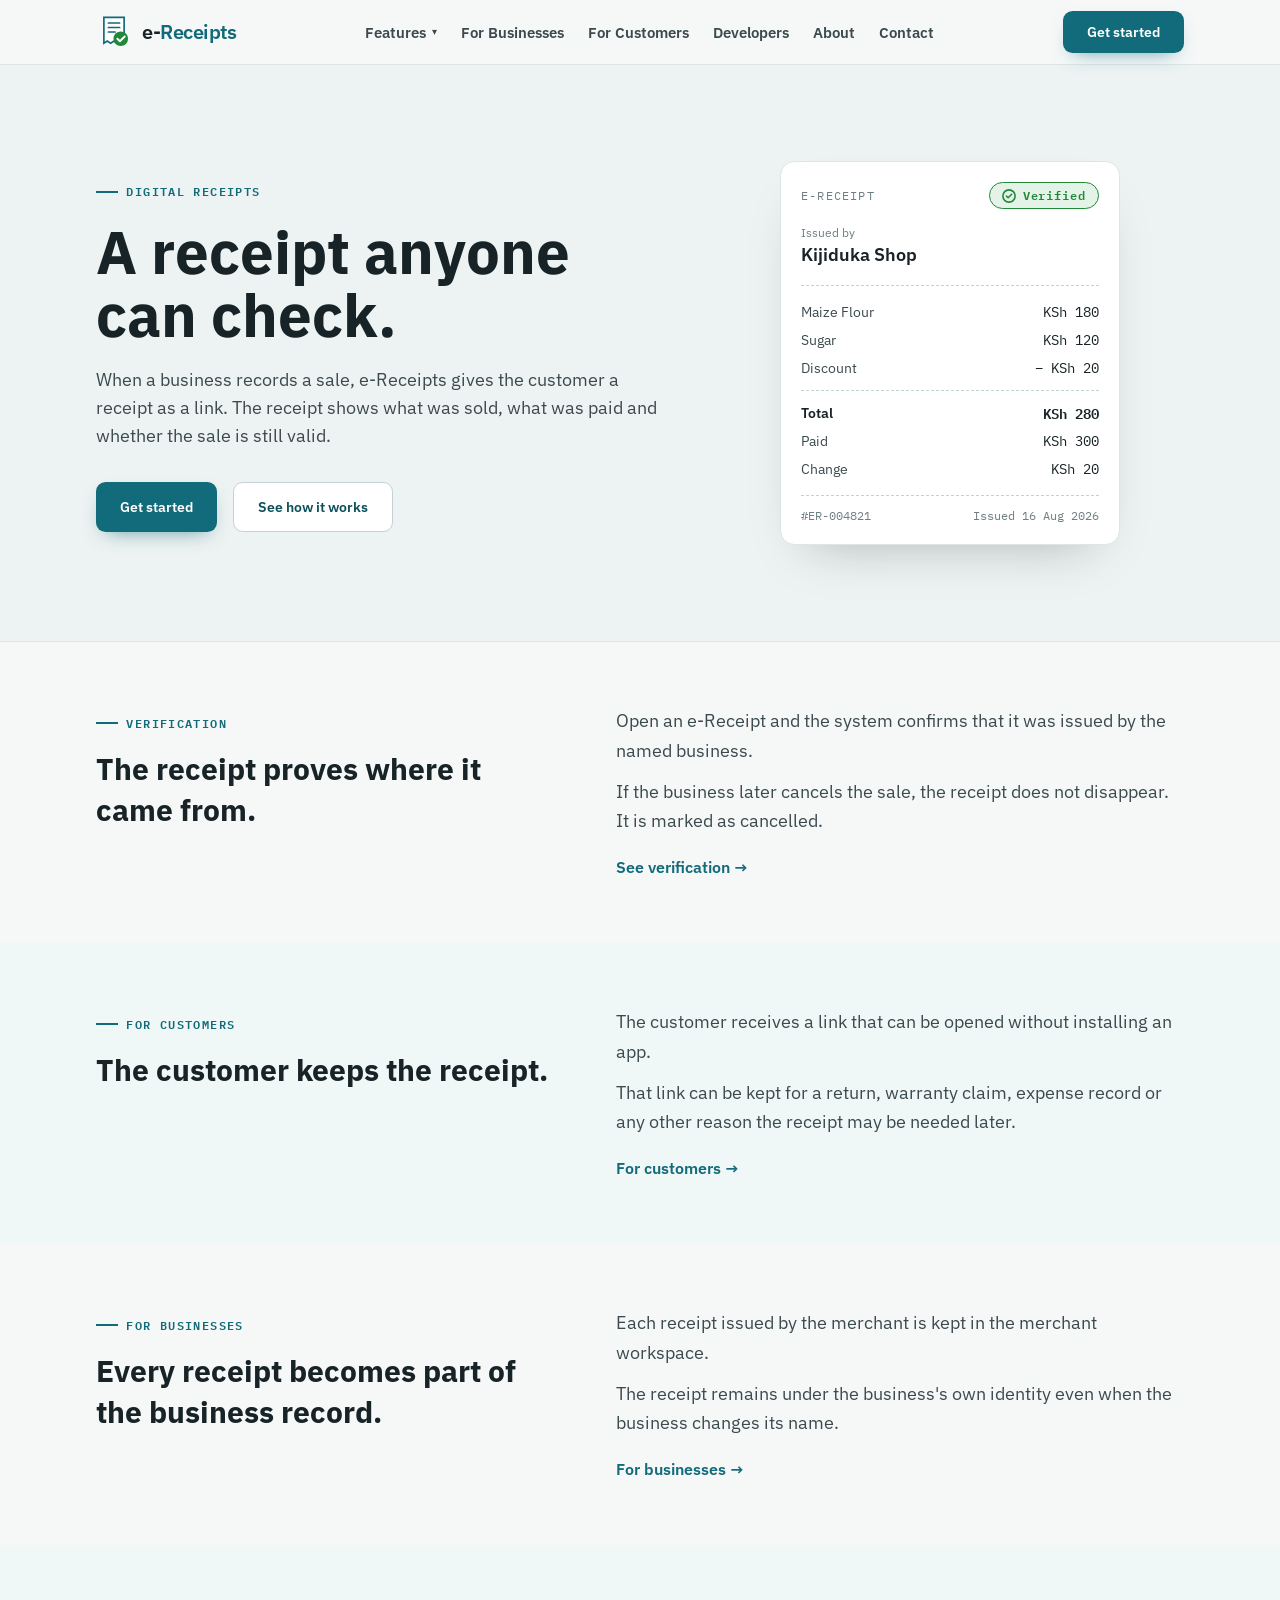
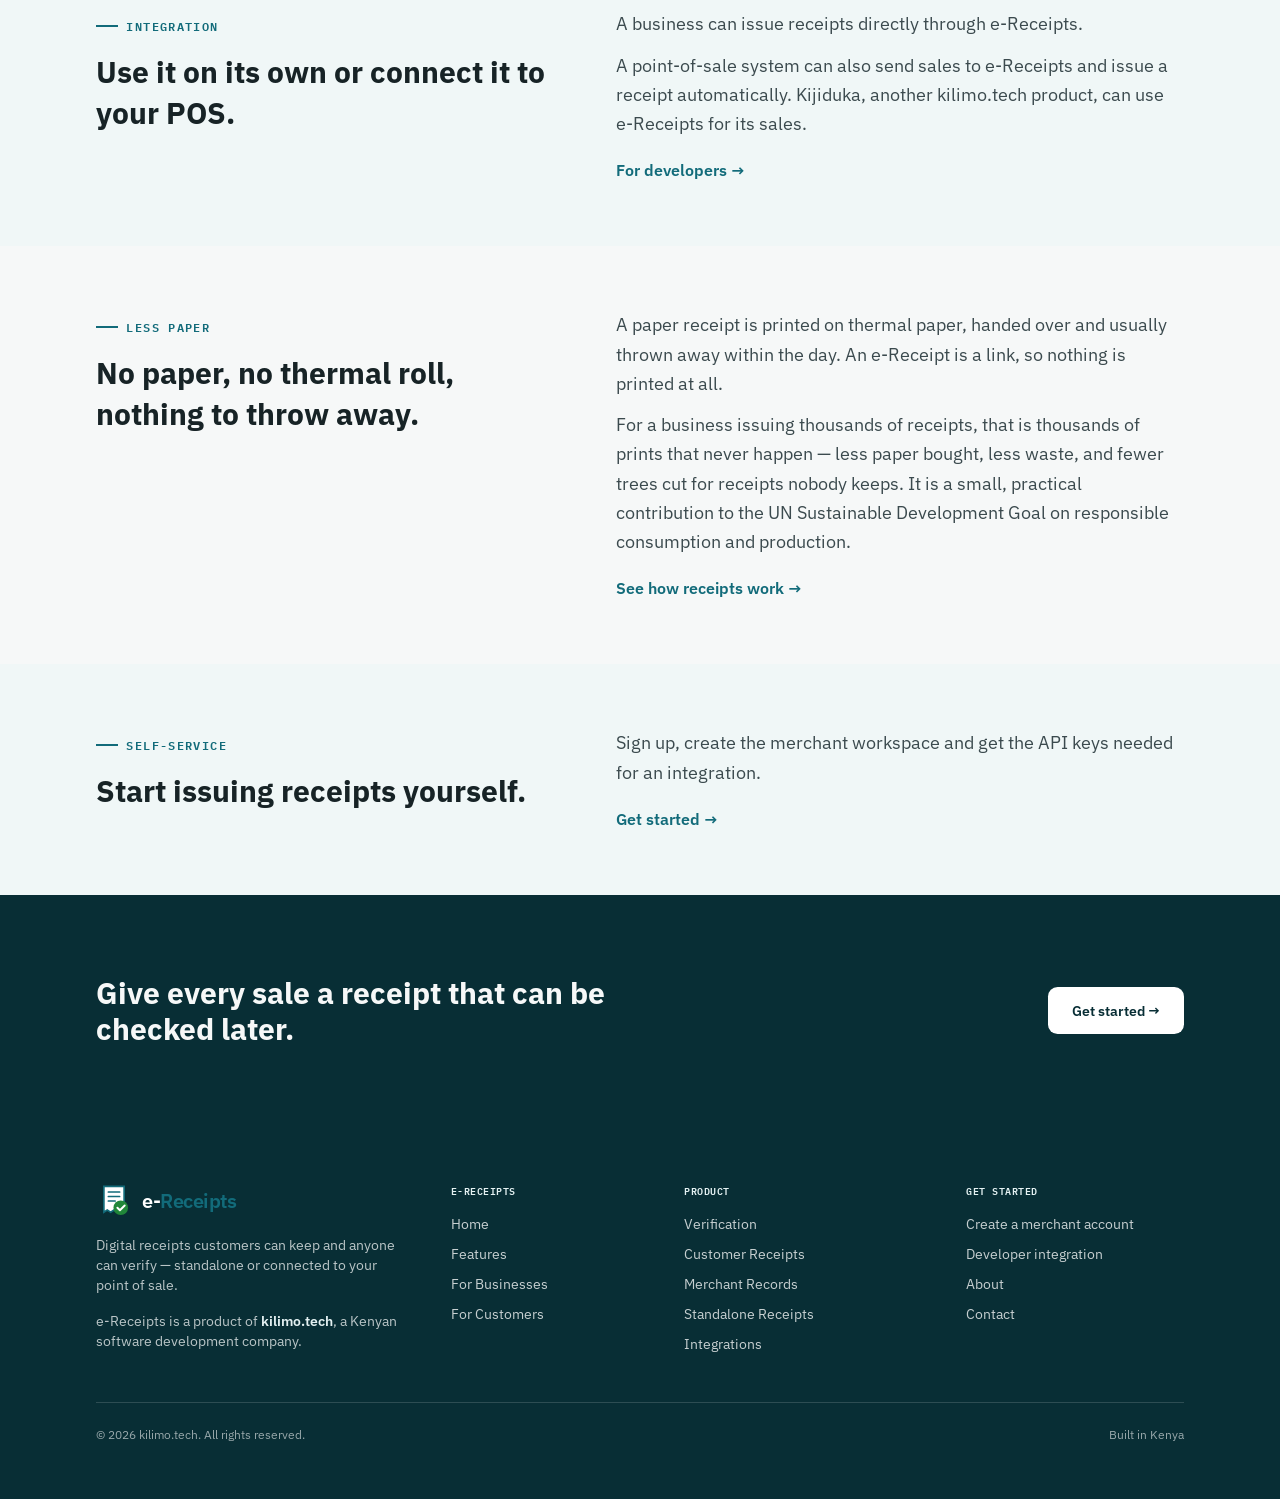
<file: index.html>
<!DOCTYPE html><!--miAZxKKOmdLIISCBzGlE4--><html lang="en"><head><meta charSet="utf-8"/><meta name="viewport" content="width=device-width, initial-scale=1"/><link rel="stylesheet" href="/_next/static/chunks/4d782f076776551d.css" data-precedence="next"/><link rel="preload" as="script" fetchPriority="low" href="/_next/static/chunks/5bce68295c7f1f97.js"/><script src="/_next/static/chunks/391b5727e5bc11ec.js" async=""></script><script src="/_next/static/chunks/1c64b19886203277.js" async=""></script><script src="/_next/static/chunks/c44ba29902c6819e.js" async=""></script><script src="/_next/static/chunks/turbopack-5e5e5629a9695c20.js" async=""></script><script src="/_next/static/chunks/68452620cf562e21.js" async=""></script><script src="/_next/static/chunks/6c33792a57a66467.js" async=""></script><script src="/_next/static/chunks/beefb697acdd731a.js" async=""></script><link rel="preload" href="https://fonts.googleapis.com/css2?family=IBM+Plex+Sans:wght@400;500;600;700&amp;family=IBM+Plex+Mono:wght@400;500;600&amp;display=swap" as="style"/><link rel="preconnect" href="https://fonts.googleapis.com"/><link rel="preconnect" href="https://fonts.gstatic.com" crossorigin=""/><meta name="theme-color" content="#126B7A"/><title>e-Receipts | Verifiable Digital Receipts for Every Sale</title><meta name="description" content="Issue digital receipts that customers can keep and anyone can verify. e-Receipts works on its own or connects to your point-of-sale system."/><meta name="author" content="e-Receipts"/><link rel="manifest" href="/manifest.json"/><meta name="keywords" content="digital receipts,verifiable receipts,e-receipts Kenya,electronic receipt system,receipt verification,POS receipt integration"/><meta name="robots" content="index, follow"/><meta property="og:title" content="e-Receipts | Verifiable Digital Receipts for Every Sale"/><meta property="og:description" content="Issue digital receipts that customers can keep and anyone can verify — standalone or connected to your point of sale."/><meta property="og:url" content="https://e-receipts.cseco.co.ke"/><meta property="og:site_name" content="e-Receipts"/><meta property="og:locale" content="en_KE"/><meta property="og:image" content="https://e-receipts.cseco.co.ke/og-image.png"/><meta property="og:image:width" content="1200"/><meta property="og:image:height" content="630"/><meta property="og:image:alt" content="e-Receipts — a receipt anyone can check"/><meta property="og:type" content="website"/><meta name="twitter:card" content="summary_large_image"/><meta name="twitter:title" content="e-Receipts | Verifiable Digital Receipts for Every Sale"/><meta name="twitter:description" content="Issue digital receipts that customers can keep and anyone can verify — standalone or connected to your point of sale."/><meta name="twitter:image" content="https://e-receipts.cseco.co.ke/og-image.png"/><link rel="icon" href="/favicon.svg" type="image/svg+xml"/><link rel="icon" href="/favicon.png" type="image/png" sizes="32x32"/><link rel="apple-touch-icon" href="/apple-touch-icon.png"/><link rel="stylesheet" href="https://fonts.googleapis.com/css2?family=IBM+Plex+Sans:wght@400;500;600;700&amp;family=IBM+Plex+Mono:wght@400;500;600&amp;display=swap"/><script type="application/ld+json">[{"@context":"https://schema.org","@type":"Organization","name":"e-Receipts","url":"https://e-receipts.cseco.co.ke","logo":"https://e-receipts.cseco.co.ke/apple-touch-icon.png","description":"e-Receipts is a digital-receipt platform: businesses issue verifiable electronic receipts, customers keep them as links, and anyone can check that a receipt is genuine and whether the sale was later cancelled.","parentOrganization":{"@type":"Organization","name":"kilimo.tech","url":"https://kilimo.tech"},"address":{"@type":"PostalAddress","addressLocality":"Nairobi","addressCountry":"Kenya"}},{"@context":"https://schema.org","@type":"WebSite","name":"e-Receipts","url":"https://e-receipts.cseco.co.ke"}]</script><script src="/_next/static/chunks/a6dad97d9634a72d.js" noModule=""></script></head><body class="flex min-h-screen flex-col"><div hidden=""><!--$--><!--/$--></div><header class="sticky top-0 z-50 border-b border-[var(--color-line)] bg-[var(--color-paper)]/95 backdrop-blur"><div class="wrap flex h-16 items-center justify-between"><a class="flex items-center gap-2.5" href="/"><svg viewBox="0 0 64 64" class="h-9 w-9" aria-hidden="true" fill="none"><path d="M14 6 h36 v46 l-6 -4 -6 4 -6 -4 -6 4 -6 -4 -6 4 Z" fill="#FFFFFF" stroke="#126B7A" stroke-width="3"></path><path d="M22 16 h20 M22 24 h20 M22 32 h12" stroke="#126B7A" stroke-width="3" stroke-linecap="round"></path><circle cx="44" cy="44" r="13" fill="#218739"></circle><path d="M38 44 l4.5 4.5 L51 40" stroke="#fff" stroke-width="3.4" stroke-linecap="round" stroke-linejoin="round"></path></svg><span class="font-display font-semibold tracking-tight text-xl">e-<span class="text-[var(--color-teal)]">Receipts</span></span></a><nav class="hidden items-center gap-6 lg:flex"><div class="relative"><a class="flex items-center gap-1.5 text-[0.95rem] font-semibold text-[var(--color-ink-soft)] hover:text-[var(--color-teal)]" href="/features">Features <span class="text-[10px]">▾</span></a></div><a class="text-[0.95rem] font-semibold text-[var(--color-ink-soft)] hover:text-[var(--color-teal)]" href="/for-businesses">For Businesses</a><a class="text-[0.95rem] font-semibold text-[var(--color-ink-soft)] hover:text-[var(--color-teal)]" href="/for-customers">For Customers</a><a class="text-[0.95rem] font-semibold text-[var(--color-ink-soft)] hover:text-[var(--color-teal)]" href="/developers">Developers</a><a class="text-[0.95rem] font-semibold text-[var(--color-ink-soft)] hover:text-[var(--color-teal)]" href="/about">About</a><a class="text-[0.95rem] font-semibold text-[var(--color-ink-soft)] hover:text-[var(--color-teal)]" href="/contact">Contact</a></nav><div class="flex items-center gap-3"><a href="https://app.e-receipts.cseco.co.ke" class="btn btn-primary hidden !py-2.5 sm:inline-flex">Get started</a><button aria-label="Toggle menu" class="inline-flex h-10 w-10 items-center justify-center rounded-lg border border-[var(--color-line-strong)] text-[var(--color-teal-deep)] lg:hidden"><span class="text-lg">☰</span></button></div></div></header><main class="flex-1"><section class="border-b border-[var(--color-line)] bg-[var(--color-paper-deep)]"><div class="wrap grid items-center gap-12 py-16 lg:grid-cols-[1.1fr_0.9fr] lg:py-24"><div><span class="eyebrow">Digital receipts</span><h1 class="mt-5 font-display text-4xl font-bold leading-[1.05] sm:text-5xl lg:text-6xl">A receipt anyone can check.</h1><p class="mt-5 max-w-xl text-lg text-[var(--color-ink-soft)]">When a business records a sale, e-Receipts gives the customer a receipt as a link. The receipt shows what was sold, what was paid and whether the sale is still valid.</p><div class="mt-8 flex flex-wrap gap-4"><a href="https://app.e-receipts.cseco.co.ke" class="btn btn-primary">Get started</a><a class="btn btn-outline" href="/features">See how it works</a></div></div><div class="mx-auto w-full max-w-[340px]"><div class="receipt p-5"><div class="flex items-center justify-between"><span class="font-mono text-xs uppercase tracking-widest text-[var(--color-mute)]">e-Receipt</span><span class="pill-verified"><svg viewBox="0 0 16 16" class="h-3.5 w-3.5" fill="none"><circle cx="8" cy="8" r="7" stroke="currentColor" stroke-width="1.8"></circle><path d="M5 8l2 2 4-4" stroke="currentColor" stroke-width="1.8" stroke-linecap="round" stroke-linejoin="round"></path></svg>Verified</span></div><p class="mt-4 text-xs text-[var(--color-mute)]">Issued by</p><p class="font-display text-lg font-semibold">Kijiduka Shop</p><div class="receipt-rule mt-4 space-y-2 pt-4 text-sm"><div class="flex justify-between "><span class="text-[var(--color-ink-soft)]">Maize Flour</span><span class="font-mono">KSh 180</span></div><div class="flex justify-between "><span class="text-[var(--color-ink-soft)]">Sugar</span><span class="font-mono">KSh 120</span></div><div class="flex justify-between "><span class="text-[var(--color-ink-soft)]">Discount</span><span class="font-mono">− KSh 20</span></div></div><div class="receipt-rule mt-3 space-y-2 pt-3 text-sm"><div class="flex justify-between font-semibold"><span class="">Total</span><span class="font-mono">KSh 280</span></div><div class="flex justify-between "><span class="text-[var(--color-ink-soft)]">Paid</span><span class="font-mono">KSh 300</span></div><div class="flex justify-between "><span class="text-[var(--color-ink-soft)]">Change</span><span class="font-mono">KSh 20</span></div></div><div class="receipt-rule mt-4 flex items-center justify-between pt-3"><span class="font-mono text-xs text-[var(--color-mute)]">#ER-004821</span><span class="font-mono text-xs text-[var(--color-mute)]">Issued 16 Aug 2026</span></div></div></div></div></section><section class=""><div class="wrap grid gap-6 py-14 lg:grid-cols-[0.9fr_1.1fr] lg:gap-14 lg:py-16"><div><span class="eyebrow">Verification</span><h2 class="mt-4 font-display text-2xl font-bold leading-snug sm:text-3xl">The receipt proves where it came from.</h2></div><div><div class="space-y-3 text-lg leading-relaxed text-[var(--color-ink-soft)]"><p>Open an e-Receipt and the system confirms that it was issued by the named business.</p><p>If the business later cancels the sale, the receipt does not disappear. It is marked as cancelled.</p></div><a class="mt-5 inline-block font-semibold text-[var(--color-teal)] hover:text-[var(--color-teal-deep)]" href="/features/verification">See verification →</a></div></div></section><section class="bg-[var(--color-teal-faint)]"><div class="wrap grid gap-6 py-14 lg:grid-cols-[0.9fr_1.1fr] lg:gap-14 lg:py-16"><div><span class="eyebrow">For customers</span><h2 class="mt-4 font-display text-2xl font-bold leading-snug sm:text-3xl">The customer keeps the receipt.</h2></div><div><div class="space-y-3 text-lg leading-relaxed text-[var(--color-ink-soft)]"><p>The customer receives a link that can be opened without installing an app.</p><p>That link can be kept for a return, warranty claim, expense record or any other reason the receipt may be needed later.</p></div><a class="mt-5 inline-block font-semibold text-[var(--color-teal)] hover:text-[var(--color-teal-deep)]" href="/for-customers">For customers →</a></div></div></section><section class=""><div class="wrap grid gap-6 py-14 lg:grid-cols-[0.9fr_1.1fr] lg:gap-14 lg:py-16"><div><span class="eyebrow">For businesses</span><h2 class="mt-4 font-display text-2xl font-bold leading-snug sm:text-3xl">Every receipt becomes part of the business record.</h2></div><div><div class="space-y-3 text-lg leading-relaxed text-[var(--color-ink-soft)]"><p>Each receipt issued by the merchant is kept in the merchant workspace.</p><p>The receipt remains under the business&#x27;s own identity even when the business changes its name.</p></div><a class="mt-5 inline-block font-semibold text-[var(--color-teal)] hover:text-[var(--color-teal-deep)]" href="/for-businesses">For businesses →</a></div></div></section><section class="bg-[var(--color-teal-faint)]"><div class="wrap grid gap-6 py-14 lg:grid-cols-[0.9fr_1.1fr] lg:gap-14 lg:py-16"><div><span class="eyebrow">Integration</span><h2 class="mt-4 font-display text-2xl font-bold leading-snug sm:text-3xl">Use it on its own or connect it to your POS.</h2></div><div><div class="space-y-3 text-lg leading-relaxed text-[var(--color-ink-soft)]"><p>A business can issue receipts directly through e-Receipts.</p><p>A point-of-sale system can also send sales to e-Receipts and issue a receipt automatically. Kijiduka, another kilimo.tech product, can use e-Receipts for its sales.</p></div><a class="mt-5 inline-block font-semibold text-[var(--color-teal)] hover:text-[var(--color-teal-deep)]" href="/developers">For developers →</a></div></div></section><section class=""><div class="wrap grid gap-6 py-14 lg:grid-cols-[0.9fr_1.1fr] lg:gap-14 lg:py-16"><div><span class="eyebrow">Less paper</span><h2 class="mt-4 font-display text-2xl font-bold leading-snug sm:text-3xl">No paper, no thermal roll, nothing to throw away.</h2></div><div><div class="space-y-3 text-lg leading-relaxed text-[var(--color-ink-soft)]"><p>A paper receipt is printed on thermal paper, handed over and usually thrown away within the day. An e-Receipt is a link, so nothing is printed at all.</p><p>For a business issuing thousands of receipts, that is thousands of prints that never happen — less paper bought, less waste, and fewer trees cut for receipts nobody keeps. It is a small, practical contribution to the UN Sustainable Development Goal on responsible consumption and production.</p></div><a class="mt-5 inline-block font-semibold text-[var(--color-teal)] hover:text-[var(--color-teal-deep)]" href="/features/customer-receipts">See how receipts work →</a></div></div></section><section class="bg-[var(--color-teal-faint)]"><div class="wrap grid gap-6 py-14 lg:grid-cols-[0.9fr_1.1fr] lg:gap-14 lg:py-16"><div><span class="eyebrow">Self-service</span><h2 class="mt-4 font-display text-2xl font-bold leading-snug sm:text-3xl">Start issuing receipts yourself.</h2></div><div><div class="space-y-3 text-lg leading-relaxed text-[var(--color-ink-soft)]"><p>Sign up, create the merchant workspace and get the API keys needed for an integration.</p></div><a href="https://app.e-receipts.cseco.co.ke" class="mt-5 inline-block font-semibold text-[var(--color-teal)] hover:text-[var(--color-teal-deep)]">Get started →</a></div></div></section><section class="bg-[var(--color-teal-dark)] py-16 lg:py-20"><div class="wrap flex flex-col items-start justify-between gap-6 md:flex-row md:items-center"><div class="max-w-xl"><h2 class="font-display text-2xl font-bold text-[var(--color-paper)] sm:text-3xl">Give every sale a receipt that can be checked later.</h2></div><a href="https://app.e-receipts.cseco.co.ke" class="btn shrink-0 bg-white text-[var(--color-teal-dark)] hover:bg-[var(--color-teal-soft)]">Get started →</a></div></section><!--$--><!--/$--></main><footer class="bg-[var(--color-teal-dark)] text-[var(--color-paper)]"><div class="wrap py-14"><div class="grid gap-10 md:grid-cols-[1.3fr_0.8fr_1fr_0.9fr]"><div><a class="flex items-center gap-2.5" href="/"><svg viewBox="0 0 64 64" class="h-9 w-9" aria-hidden="true" fill="none"><path d="M14 6 h36 v46 l-6 -4 -6 4 -6 -4 -6 4 -6 -4 -6 4 Z" fill="#FFFFFF" stroke="#126B7A" stroke-width="3"></path><path d="M22 16 h20 M22 24 h20 M22 32 h12" stroke="#126B7A" stroke-width="3" stroke-linecap="round"></path><circle cx="44" cy="44" r="13" fill="#218739"></circle><path d="M38 44 l4.5 4.5 L51 40" stroke="#fff" stroke-width="3.4" stroke-linecap="round" stroke-linejoin="round"></path></svg><span class="font-display font-semibold tracking-tight text-xl text-white">e-<span class="text-[var(--color-teal)]">Receipts</span></span></a><p class="mt-4 max-w-xs text-sm text-[var(--color-paper)]/75">Digital receipts customers can keep and anyone can verify — standalone or connected to your point of sale.</p><p class="mt-4 max-w-xs text-sm text-[var(--color-paper)]/75">e-Receipts is a product of<!-- --> <a href="https://kilimo.tech" class="font-semibold text-[var(--color-teal-soft)] hover:text-white">kilimo.tech</a>, a Kenyan software development company.</p></div><div><h5 class="font-mono text-[10px] font-semibold uppercase tracking-wider text-[var(--color-teal-soft)]">e-Receipts</h5><ul class="mt-4 space-y-2.5 text-sm text-[var(--color-paper)]/80"><li><a class="hover:text-white" href="/">Home</a></li><li><a class="hover:text-white" href="/features">Features</a></li><li><a class="hover:text-white" href="/for-businesses">For Businesses</a></li><li><a class="hover:text-white" href="/for-customers">For Customers</a></li></ul></div><div><h5 class="font-mono text-[10px] font-semibold uppercase tracking-wider text-[var(--color-teal-soft)]">Product</h5><ul class="mt-4 space-y-2.5 text-sm text-[var(--color-paper)]/80"><li><a class="hover:text-white" href="/features/verification">Verification</a></li><li><a class="hover:text-white" href="/features/customer-receipts">Customer Receipts</a></li><li><a class="hover:text-white" href="/features/merchant-records">Merchant Records</a></li><li><a class="hover:text-white" href="/features/standalone">Standalone Receipts</a></li><li><a class="hover:text-white" href="/developers">Integrations</a></li></ul></div><div><h5 class="font-mono text-[10px] font-semibold uppercase tracking-wider text-[var(--color-teal-soft)]">Get started</h5><ul class="mt-4 space-y-2.5 text-sm text-[var(--color-paper)]/80"><li><a href="https://app.e-receipts.cseco.co.ke" class="hover:text-white">Create a merchant account</a></li><li><a class="hover:text-white" href="/developers">Developer integration</a></li><li><a class="hover:text-white" href="/about">About</a></li><li><a class="hover:text-white" href="/contact">Contact</a></li></ul></div></div><div class="mt-12 flex flex-col gap-3 border-t border-white/15 pt-6 sm:flex-row sm:items-center sm:justify-between"><p class="text-xs text-[var(--color-paper)]/60">© <!-- -->2026<!-- --> kilimo.tech. All rights reserved.</p><p class="text-xs text-[var(--color-paper)]/60">Built in Kenya</p></div></div></footer><script src="/_next/static/chunks/5bce68295c7f1f97.js" id="_R_" async=""></script><script>(self.__next_f=self.__next_f||[]).push([0])</script><script>self.__next_f.push([1,"1:\"$Sreact.fragment\"\n2:I[2971,[\"/_next/static/chunks/68452620cf562e21.js\"],\"Header\"]\n3:I[92322,[\"/_next/static/chunks/6c33792a57a66467.js\",\"/_next/static/chunks/beefb697acdd731a.js\"],\"default\"]\n4:I[81409,[\"/_next/static/chunks/6c33792a57a66467.js\",\"/_next/static/chunks/beefb697acdd731a.js\"],\"default\"]\n5:I[74426,[\"/_next/static/chunks/68452620cf562e21.js\"],\"\"]\nd:I[60374,[\"/_next/static/chunks/6c33792a57a66467.js\",\"/_next/static/chunks/beefb697acdd731a.js\"],\"default\"]\n:HL[\"/_next/static/chunks/4d782f076776551d.css\",\"style\"]\n:HL[\"https://fonts.googleapis.com/css2?family=IBM+Plex+Sans:wght@400;500;600;700\u0026family=IBM+Plex+Mono:wght@400;500;600\u0026display=swap\",\"style\"]\n"])</script><script>self.__next_f.push([1,"0:{\"P\":null,\"b\":\"miAZxKKOmdLIISCBzGlE4\",\"c\":[\"\",\"\"],\"q\":\"\",\"i\":false,\"f\":[[[\"\",{\"children\":[\"__PAGE__\",{}]},\"$undefined\",\"$undefined\",true],[[\"$\",\"$1\",\"c\",{\"children\":[[[\"$\",\"link\",\"0\",{\"rel\":\"stylesheet\",\"href\":\"/_next/static/chunks/4d782f076776551d.css\",\"precedence\":\"next\",\"crossOrigin\":\"$undefined\",\"nonce\":\"$undefined\"}],[\"$\",\"script\",\"script-0\",{\"src\":\"/_next/static/chunks/68452620cf562e21.js\",\"async\":true,\"nonce\":\"$undefined\"}]],[\"$\",\"html\",null,{\"lang\":\"en\",\"children\":[[\"$\",\"head\",null,{\"children\":[[\"$\",\"link\",null,{\"rel\":\"preconnect\",\"href\":\"https://fonts.googleapis.com\"}],[\"$\",\"link\",null,{\"rel\":\"preconnect\",\"href\":\"https://fonts.gstatic.com\",\"crossOrigin\":\"\"}],[\"$\",\"link\",null,{\"rel\":\"stylesheet\",\"href\":\"https://fonts.googleapis.com/css2?family=IBM+Plex+Sans:wght@400;500;600;700\u0026family=IBM+Plex+Mono:wght@400;500;600\u0026display=swap\"}],[\"$\",\"script\",null,{\"type\":\"application/ld+json\",\"dangerouslySetInnerHTML\":{\"__html\":\"[{\\\"@context\\\":\\\"https://schema.org\\\",\\\"@type\\\":\\\"Organization\\\",\\\"name\\\":\\\"e-Receipts\\\",\\\"url\\\":\\\"https://e-receipts.cseco.co.ke\\\",\\\"logo\\\":\\\"https://e-receipts.cseco.co.ke/apple-touch-icon.png\\\",\\\"description\\\":\\\"e-Receipts is a digital-receipt platform: businesses issue verifiable electronic receipts, customers keep them as links, and anyone can check that a receipt is genuine and whether the sale was later cancelled.\\\",\\\"parentOrganization\\\":{\\\"@type\\\":\\\"Organization\\\",\\\"name\\\":\\\"kilimo.tech\\\",\\\"url\\\":\\\"https://kilimo.tech\\\"},\\\"address\\\":{\\\"@type\\\":\\\"PostalAddress\\\",\\\"addressLocality\\\":\\\"Nairobi\\\",\\\"addressCountry\\\":\\\"Kenya\\\"}},{\\\"@context\\\":\\\"https://schema.org\\\",\\\"@type\\\":\\\"WebSite\\\",\\\"name\\\":\\\"e-Receipts\\\",\\\"url\\\":\\\"https://e-receipts.cseco.co.ke\\\"}]\"}}]]}],[\"$\",\"body\",null,{\"className\":\"flex min-h-screen flex-col\",\"children\":[[\"$\",\"$L2\",null,{}],[\"$\",\"main\",null,{\"className\":\"flex-1\",\"children\":[\"$\",\"$L3\",null,{\"parallelRouterKey\":\"children\",\"error\":\"$undefined\",\"errorStyles\":\"$undefined\",\"errorScripts\":\"$undefined\",\"template\":[\"$\",\"$L4\",null,{}],\"templateStyles\":\"$undefined\",\"templateScripts\":\"$undefined\",\"notFound\":[[[\"$\",\"title\",null,{\"children\":\"404: This page could not be found.\"}],[\"$\",\"div\",null,{\"style\":{\"fontFamily\":\"system-ui,\\\"Segoe UI\\\",Roboto,Helvetica,Arial,sans-serif,\\\"Apple Color Emoji\\\",\\\"Segoe UI Emoji\\\"\",\"height\":\"100vh\",\"textAlign\":\"center\",\"display\":\"flex\",\"flexDirection\":\"column\",\"alignItems\":\"center\",\"justifyContent\":\"center\"},\"children\":[\"$\",\"div\",null,{\"children\":[[\"$\",\"style\",null,{\"dangerouslySetInnerHTML\":{\"__html\":\"body{color:#000;background:#fff;margin:0}.next-error-h1{border-right:1px solid rgba(0,0,0,.3)}@media (prefers-color-scheme:dark){body{color:#fff;background:#000}.next-error-h1{border-right:1px solid rgba(255,255,255,.3)}}\"}}],[\"$\",\"h1\",null,{\"className\":\"next-error-h1\",\"style\":{\"display\":\"inline-block\",\"margin\":\"0 20px 0 0\",\"padding\":\"0 23px 0 0\",\"fontSize\":24,\"fontWeight\":500,\"verticalAlign\":\"top\",\"lineHeight\":\"49px\"},\"children\":404}],[\"$\",\"div\",null,{\"style\":{\"display\":\"inline-block\"},\"children\":[\"$\",\"h2\",null,{\"style\":{\"fontSize\":14,\"fontWeight\":400,\"lineHeight\":\"49px\",\"margin\":0},\"children\":\"This page could not be found.\"}]}]]}]}]],[]],\"forbidden\":\"$undefined\",\"unauthorized\":\"$undefined\"}]}],[\"$\",\"footer\",null,{\"className\":\"bg-[var(--color-teal-dark)] text-[var(--color-paper)]\",\"children\":[\"$\",\"div\",null,{\"className\":\"wrap py-14\",\"children\":[[\"$\",\"div\",null,{\"className\":\"grid gap-10 md:grid-cols-[1.3fr_0.8fr_1fr_0.9fr]\",\"children\":[[\"$\",\"div\",null,{\"children\":[[\"$\",\"$L5\",null,{\"href\":\"/\",\"className\":\"flex items-center gap-2.5\",\"children\":[[\"$\",\"svg\",null,{\"viewBox\":\"0 0 64 64\",\"className\":\"h-9 w-9\",\"aria-hidden\":\"true\",\"fill\":\"none\",\"children\":[[\"$\",\"path\",null,{\"d\":\"M14 6 h36 v46 l-6 -4 -6 4 -6 -4 -6 4 -6 -4 -6 4 Z\",\"fill\":\"#FFFFFF\",\"stroke\":\"#126B7A\",\"strokeWidth\":\"3\"}],[\"$\",\"path\",null,{\"d\":\"M22 16 h20 M22 24 h20 M22 32 h12\",\"stroke\":\"#126B7A\",\"strokeWidth\":\"3\",\"strokeLinecap\":\"round\"}],[\"$\",\"circle\",null,{\"cx\":\"44\",\"cy\":\"44\",\"r\":\"13\",\"fill\":\"#218739\"}],[\"$\",\"path\",null,{\"d\":\"M38 44 l4.5 4.5 L51 40\",\"stroke\":\"#fff\",\"strokeWidth\":\"3.4\",\"strokeLinecap\":\"round\",\"strokeLinejoin\":\"round\"}]]}],[\"$\",\"span\",null,{\"className\":\"font-display font-semibold tracking-tight text-xl text-white\",\"children\":[\"e-\",[\"$\",\"span\",null,{\"className\":\"text-[var(--color-teal)]\",\"children\":\"Receipts\"}]]}]]}],[\"$\",\"p\",null,{\"className\":\"mt-4 max-w-xs text-sm text-[var(--color-paper)]/75\",\"children\":\"Digital receipts customers can keep and anyone can verify — standalone or connected to your point of sale.\"}],\"$L6\"]}],\"$L7\",\"$L8\",\"$L9\"]}],\"$La\"]}]}]]}]]}]]}],{\"children\":[\"$Lb\",{},null,false,false]},null,false,false],\"$Lc\",false]],\"m\":\"$undefined\",\"G\":[\"$d\",[]],\"S\":true}\n"])</script><script>self.__next_f.push([1,"17:I[19091,[\"/_next/static/chunks/6c33792a57a66467.js\",\"/_next/static/chunks/beefb697acdd731a.js\"],\"ViewportBoundary\"]\n19:I[19091,[\"/_next/static/chunks/6c33792a57a66467.js\",\"/_next/static/chunks/beefb697acdd731a.js\"],\"MetadataBoundary\"]\n1a:\"$Sreact.suspense\"\n6:[\"$\",\"p\",null,{\"className\":\"mt-4 max-w-xs text-sm text-[var(--color-paper)]/75\",\"children\":[\"e-Receipts is a product of\",\" \",[\"$\",\"a\",null,{\"href\":\"https://kilimo.tech\",\"className\":\"font-semibold text-[var(--color-teal-soft)] hover:text-white\",\"children\":\"kilimo.tech\"}],\", a Kenyan software development company.\"]}]\n7:[\"$\",\"div\",null,{\"children\":[[\"$\",\"h5\",null,{\"className\":\"font-mono text-[10px] font-semibold uppercase tracking-wider text-[var(--color-teal-soft)]\",\"children\":\"e-Receipts\"}],[\"$\",\"ul\",null,{\"className\":\"mt-4 space-y-2.5 text-sm text-[var(--color-paper)]/80\",\"children\":[[\"$\",\"li\",\"/\",{\"children\":[\"$\",\"$L5\",null,{\"href\":\"/\",\"className\":\"hover:text-white\",\"children\":\"Home\"}]}],[\"$\",\"li\",\"/features\",{\"children\":[\"$\",\"$L5\",null,{\"href\":\"/features\",\"className\":\"hover:text-white\",\"children\":\"Features\"}]}],[\"$\",\"li\",\"/for-businesses\",{\"children\":[\"$\",\"$L5\",null,{\"href\":\"/for-businesses\",\"className\":\"hover:text-white\",\"children\":\"For Businesses\"}]}],[\"$\",\"li\",\"/for-customers\",{\"children\":[\"$\",\"$L5\",null,{\"href\":\"/for-customers\",\"className\":\"hover:text-white\",\"children\":\"For Customers\"}]}]]}]]}]\n8:[\"$\",\"div\",null,{\"children\":[[\"$\",\"h5\",null,{\"className\":\"font-mono text-[10px] font-semibold uppercase tracking-wider text-[var(--color-teal-soft)]\",\"children\":\"Product\"}],[\"$\",\"ul\",null,{\"className\":\"mt-4 space-y-2.5 text-sm text-[var(--color-paper)]/80\",\"children\":[[\"$\",\"li\",\"/features/verification\",{\"children\":[\"$\",\"$L5\",null,{\"href\":\"/features/verification\",\"className\":\"hover:text-white\",\"children\":\"Verification\"}]}],[\"$\",\"li\",\"/features/customer-receipts\",{\"children\":[\"$\",\"$L5\",null,{\"href\":\"/features/customer-receipts\",\"className\":\"hover:text-white\",\"children\":\"Customer Receipts\"}]}],[\"$\",\"li\",\"/features/merchant-records\",{\"children\":[\"$\",\"$L5\",null,{\"href\":\"/features/merchant-records\",\"className\":\"hover:text-white\",\"children\":\"Merchant Records\"}]}],[\"$\",\"li\",\"/features/standalone\",{\"children\":[\"$\",\"$L5\",null,{\"href\":\"/features/standalone\",\"className\":\"hover:text-white\",\"children\":\"Standalone Receipts\"}]}],[\"$\",\"li\",\"/developers\",{\"children\":[\"$\",\"$L5\",null,{\"href\":\"/developers\",\"className\":\"hover:text-white\",\"children\":\"Integrations\"}]}]]}]]}]\n9:[\"$\",\"div\",null,{\"children\":[[\"$\",\"h5\",null,{\"className\":\"font-mono text-[10px] font-semibold uppercase tracking-wider text-[var(--color-teal-soft)]\",\"children\":\"Get started\"}],[\"$\",\"ul\",null,{\"className\":\"mt-4 space-y-2.5 text-sm text-[var(--color-paper)]/80\",\"children\":[[\"$\",\"li\",null,{\"children\":[\"$\",\"a\",null,{\"href\":\"https://app.e-receipts.cseco.co.ke\",\"className\":\"hover:text-white\",\"children\":\"Create a merchant account\"}]}],[\"$\",\"li\",null,{\"children\":[\"$\",\"$L5\",null,{\"href\":\"/developers\",\"className\":\"hover:text-white\",\"children\":\"Developer integration\"}]}],[[\"$\",\"li\",\"/about\",{\"children\":[\"$\",\"$L5\",null,{\"href\":\"/about\",\"className\":\"hover:text-white\",\"children\":\"About\"}]}],[\"$\",\"li\",\"/contact\",{\"children\":[\"$\",\"$L5\",null,{\"href\":\"/contact\",\"className\":\"hover:text-white\",\"children\":\"Contact\"}]}]]]}]]}]\na:[\"$\",\"div\",null,{\"className\":\"mt-12 flex flex-col gap-3 border-t border-white/15 pt-6 sm:flex-row sm:items-center sm:justify-between\",\"children\":[[\"$\",\"p\",null,{\"className\":\"text-xs text-[var(--color-paper)]/60\",\"children\":[\"© \",2026,\" kilimo.tech. All rights reserved.\"]}],[\"$\",\"p\",null,{\"className\":\"text-xs text-[var(--color-paper)]/60\",\"children\":\"Built in Kenya\"}]]}]\n"])</script><script>self.__next_f.push([1,"b:[\"$\",\"$1\",\"c\",{\"children\":[[[\"$\",\"section\",null,{\"className\":\"border-b border-[var(--color-line)] bg-[var(--color-paper-deep)]\",\"children\":[\"$\",\"div\",null,{\"className\":\"wrap grid items-center gap-12 py-16 lg:grid-cols-[1.1fr_0.9fr] lg:py-24\",\"children\":[[\"$\",\"div\",null,{\"children\":[[\"$\",\"span\",null,{\"className\":\"eyebrow\",\"children\":\"Digital receipts\"}],[\"$\",\"h1\",null,{\"className\":\"mt-5 font-display text-4xl font-bold leading-[1.05] sm:text-5xl lg:text-6xl\",\"children\":\"A receipt anyone can check.\"}],[\"$\",\"p\",null,{\"className\":\"mt-5 max-w-xl text-lg text-[var(--color-ink-soft)]\",\"children\":\"When a business records a sale, e-Receipts gives the customer a receipt as a link. The receipt shows what was sold, what was paid and whether the sale is still valid.\"}],[\"$\",\"div\",null,{\"className\":\"mt-8 flex flex-wrap gap-4\",\"children\":[[\"$\",\"a\",null,{\"href\":\"https://app.e-receipts.cseco.co.ke\",\"className\":\"btn btn-primary\",\"children\":\"Get started\"}],[\"$\",\"$L5\",null,{\"href\":\"/features\",\"className\":\"btn btn-outline\",\"children\":\"See how it works\"}]]}]]}],[\"$\",\"div\",null,{\"className\":\"mx-auto w-full max-w-[340px]\",\"children\":[\"$\",\"div\",null,{\"className\":\"receipt p-5\",\"children\":[[\"$\",\"div\",null,{\"className\":\"flex items-center justify-between\",\"children\":[[\"$\",\"span\",null,{\"className\":\"font-mono text-xs uppercase tracking-widest text-[var(--color-mute)]\",\"children\":\"e-Receipt\"}],[\"$\",\"span\",null,{\"className\":\"pill-verified\",\"children\":[[\"$\",\"svg\",null,{\"viewBox\":\"0 0 16 16\",\"className\":\"h-3.5 w-3.5\",\"fill\":\"none\",\"children\":[[\"$\",\"circle\",null,{\"cx\":\"8\",\"cy\":\"8\",\"r\":\"7\",\"stroke\":\"currentColor\",\"strokeWidth\":\"1.8\"}],[\"$\",\"path\",null,{\"d\":\"M5 8l2 2 4-4\",\"stroke\":\"currentColor\",\"strokeWidth\":\"1.8\",\"strokeLinecap\":\"round\",\"strokeLinejoin\":\"round\"}]]}],\"Verified\"]}]]}],[\"$\",\"p\",null,{\"className\":\"mt-4 text-xs text-[var(--color-mute)]\",\"children\":\"Issued by\"}],[\"$\",\"p\",null,{\"className\":\"font-display text-lg font-semibold\",\"children\":\"Kijiduka Shop\"}],[\"$\",\"div\",null,{\"className\":\"receipt-rule mt-4 space-y-2 pt-4 text-sm\",\"children\":[[\"$\",\"div\",null,{\"className\":\"flex justify-between \",\"children\":[[\"$\",\"span\",null,{\"className\":\"text-[var(--color-ink-soft)]\",\"children\":\"Maize Flour\"}],[\"$\",\"span\",null,{\"className\":\"font-mono\",\"children\":\"KSh 180\"}]]}],[\"$\",\"div\",null,{\"className\":\"flex justify-between \",\"children\":[[\"$\",\"span\",null,{\"className\":\"text-[var(--color-ink-soft)]\",\"children\":\"Sugar\"}],[\"$\",\"span\",null,{\"className\":\"font-mono\",\"children\":\"KSh 120\"}]]}],[\"$\",\"div\",null,{\"className\":\"flex justify-between \",\"children\":[[\"$\",\"span\",null,{\"className\":\"text-[var(--color-ink-soft)]\",\"children\":\"Discount\"}],[\"$\",\"span\",null,{\"className\":\"font-mono\",\"children\":\"− KSh 20\"}]]}]]}],[\"$\",\"div\",null,{\"className\":\"receipt-rule mt-3 space-y-2 pt-3 text-sm\",\"children\":[[\"$\",\"div\",null,{\"className\":\"flex justify-between font-semibold\",\"children\":[[\"$\",\"span\",null,{\"className\":\"\",\"children\":\"Total\"}],[\"$\",\"span\",null,{\"className\":\"font-mono\",\"children\":\"KSh 280\"}]]}],[\"$\",\"div\",null,{\"className\":\"flex justify-between \",\"children\":[[\"$\",\"span\",null,{\"className\":\"text-[var(--color-ink-soft)]\",\"children\":\"Paid\"}],[\"$\",\"span\",null,{\"className\":\"font-mono\",\"children\":\"KSh 300\"}]]}],[\"$\",\"div\",null,{\"className\":\"flex justify-between \",\"children\":[[\"$\",\"span\",null,{\"className\":\"text-[var(--color-ink-soft)]\",\"children\":\"Change\"}],[\"$\",\"span\",null,{\"className\":\"font-mono\",\"children\":\"KSh 20\"}]]}]]}],[\"$\",\"div\",null,{\"className\":\"receipt-rule mt-4 flex items-center justify-between pt-3\",\"children\":[[\"$\",\"span\",null,{\"className\":\"font-mono text-xs text-[var(--color-mute)]\",\"children\":\"#ER-004821\"}],[\"$\",\"span\",null,{\"className\":\"font-mono text-xs text-[var(--color-mute)]\",\"children\":\"Issued 16 Aug 2026\"}]]}]]}]}]]}]}],[[\"$\",\"section\",\"Verification\",{\"className\":\"\",\"children\":[\"$\",\"div\",null,{\"className\":\"wrap grid gap-6 py-14 lg:grid-cols-[0.9fr_1.1fr] lg:gap-14 lg:py-16\",\"children\":[[\"$\",\"div\",null,{\"children\":[[\"$\",\"span\",null,{\"className\":\"eyebrow\",\"children\":\"Verification\"}],[\"$\",\"h2\",null,{\"className\":\"mt-4 font-display text-2xl font-bold leading-snug sm:text-3xl\",\"children\":\"The receipt proves where it came from.\"}]]}],[\"$\",\"div\",null,{\"children\":[[\"$\",\"div\",null,{\"className\":\"space-y-3 text-lg leading-relaxed text-[var(--color-ink-soft)]\",\"children\":[[\"$\",\"p\",\"Open an e-Receipt and the system confirms that it was issued by the named business.\",{\"children\":\"Open an e-Receipt and the system confirms that it was issued by the named business.\"}],\"$Le\"]}],\"$Lf\"]}]]}]}],\"$L10\",\"$L11\",\"$L12\",\"$L13\",\"$L14\"],\"$L15\"],null,\"$L16\"]}]\n"])</script><script>self.__next_f.push([1,"c:[\"$\",\"$1\",\"h\",{\"children\":[null,[\"$\",\"$L17\",null,{\"children\":\"$@18\"}],[\"$\",\"div\",null,{\"hidden\":true,\"children\":[\"$\",\"$L19\",null,{\"children\":[\"$\",\"$1a\",null,{\"name\":\"Next.Metadata\",\"children\":\"$@1b\"}]}]}],null]}]\n"])</script><script>self.__next_f.push([1,"1c:I[19091,[\"/_next/static/chunks/6c33792a57a66467.js\",\"/_next/static/chunks/beefb697acdd731a.js\"],\"OutletBoundary\"]\ne:[\"$\",\"p\",\"If the business later cancels the sale, the receipt does not disappear. It is marked as cancelled.\",{\"children\":\"If the business later cancels the sale, the receipt does not disappear. It is marked as cancelled.\"}]\nf:[\"$\",\"$L5\",null,{\"href\":\"/features/verification\",\"className\":\"mt-5 inline-block font-semibold text-[var(--color-teal)] hover:text-[var(--color-teal-deep)]\",\"children\":\"See verification →\"}]\n10:[\"$\",\"section\",\"For customers\",{\"className\":\"bg-[var(--color-teal-faint)]\",\"children\":[\"$\",\"div\",null,{\"className\":\"wrap grid gap-6 py-14 lg:grid-cols-[0.9fr_1.1fr] lg:gap-14 lg:py-16\",\"children\":[[\"$\",\"div\",null,{\"children\":[[\"$\",\"span\",null,{\"className\":\"eyebrow\",\"children\":\"For customers\"}],[\"$\",\"h2\",null,{\"className\":\"mt-4 font-display text-2xl font-bold leading-snug sm:text-3xl\",\"children\":\"The customer keeps the receipt.\"}]]}],[\"$\",\"div\",null,{\"children\":[[\"$\",\"div\",null,{\"className\":\"space-y-3 text-lg leading-relaxed text-[var(--color-ink-soft)]\",\"children\":[[\"$\",\"p\",\"The customer receives a link that can be opened without installing an app.\",{\"children\":\"The customer receives a link that can be opened without installing an app.\"}],[\"$\",\"p\",\"That link can be kept for a return, warranty claim, expense record or any other reason the receipt may be needed later.\",{\"children\":\"That link can be kept for a return, warranty claim, expense record or any other reason the receipt may be needed later.\"}]]}],[\"$\",\"$L5\",null,{\"href\":\"/for-customers\",\"className\":\"mt-5 inline-block font-semibold text-[var(--color-teal)] hover:text-[var(--color-teal-deep)]\",\"children\":\"For customers →\"}]]}]]}]}]\n11:[\"$\",\"section\",\"For businesses\",{\"className\":\"\",\"children\":[\"$\",\"div\",null,{\"className\":\"wrap grid gap-6 py-14 lg:grid-cols-[0.9fr_1.1fr] lg:gap-14 lg:py-16\",\"children\":[[\"$\",\"div\",null,{\"children\":[[\"$\",\"span\",null,{\"className\":\"eyebrow\",\"children\":\"For businesses\"}],[\"$\",\"h2\",null,{\"className\":\"mt-4 font-display text-2xl font-bold leading-snug sm:text-3xl\",\"children\":\"Every receipt becomes part of the business record.\"}]]}],[\"$\",\"div\",null,{\"children\":[[\"$\",\"div\",null,{\"className\":\"space-y-3 text-lg leading-relaxed text-[var(--color-ink-soft)]\",\"children\":[[\"$\",\"p\",\"Each receipt issued by the merchant is kept in the merchant workspace.\",{\"children\":\"Each receipt issued by the merchant is kept in the merchant workspace.\"}],[\"$\",\"p\",\"The receipt remains under the business's own identity even when the business changes its name.\",{\"children\":\"The receipt remains under the business's own identity even when the business changes its name.\"}]]}],[\"$\",\"$L5\",null,{\"href\":\"/for-businesses\",\"className\":\"mt-5 inline-block font-semibold text-[var(--color-teal)] hover:text-[var(--color-teal-deep)]\",\"children\":\"For businesses →\"}]]}]]}]}]\n12:[\"$\",\"section\",\"Integration\",{\"className\":\"bg-[var(--color-teal-faint)]\",\"children\":[\"$\",\"div\",null,{\"className\":\"wrap grid gap-6 py-14 lg:grid-cols-[0.9fr_1.1fr] lg:gap-14 lg:py-16\",\"children\":[[\"$\",\"div\",null,{\"children\":[[\"$\",\"span\",null,{\"className\":\"eyebrow\",\"children\":\"Integration\"}],[\"$\",\"h2\",null,{\"className\":\"mt-4 font-display text-2xl font-bold leading-snug sm:text-3xl\",\"children\":\"Use it on its own or connect it to your POS.\"}]]}],[\"$\",\"div\",null,{\"children\":[[\"$\",\"div\",null,{\"className\":\"space-y-3 text-lg leading-relaxed text-[var(--color-ink-soft)]\",\"children\":[[\"$\",\"p\",\"A business can issue receipts directly through e-Receipts.\",{\"children\":\"A business can issue receipts directly through e-Receipts.\"}],[\"$\",\"p\",\"A point-of-sale system can also send sales to e-Receipts and issue a receipt automatically. Kijiduka, another kilimo.tech product, can use e-Receipts for its sales.\",{\"children\":\"A point-of-sale system can also send sales to e-Receipts and issue a receipt automatically. Kijiduka, another kilimo.tech product, can use e-Receipts for its sales.\"}]]}],[\"$\",\"$L5\",null,{\"href\":\"/developers\",\"className\":\"mt-5 inline-block font-semibold text-[var(--color-teal)] ho"])</script><script>self.__next_f.push([1,"ver:text-[var(--color-teal-deep)]\",\"children\":\"For developers →\"}]]}]]}]}]\n"])</script><script>self.__next_f.push([1,"13:[\"$\",\"section\",\"Less paper\",{\"className\":\"\",\"children\":[\"$\",\"div\",null,{\"className\":\"wrap grid gap-6 py-14 lg:grid-cols-[0.9fr_1.1fr] lg:gap-14 lg:py-16\",\"children\":[[\"$\",\"div\",null,{\"children\":[[\"$\",\"span\",null,{\"className\":\"eyebrow\",\"children\":\"Less paper\"}],[\"$\",\"h2\",null,{\"className\":\"mt-4 font-display text-2xl font-bold leading-snug sm:text-3xl\",\"children\":\"No paper, no thermal roll, nothing to throw away.\"}]]}],[\"$\",\"div\",null,{\"children\":[[\"$\",\"div\",null,{\"className\":\"space-y-3 text-lg leading-relaxed text-[var(--color-ink-soft)]\",\"children\":[[\"$\",\"p\",\"A paper receipt is printed on thermal paper, handed over and usually thrown away within the day. An e-Receipt is a link, so nothing is printed at all.\",{\"children\":\"A paper receipt is printed on thermal paper, handed over and usually thrown away within the day. An e-Receipt is a link, so nothing is printed at all.\"}],[\"$\",\"p\",\"For a business issuing thousands of receipts, that is thousands of prints that never happen — less paper bought, less waste, and fewer trees cut for receipts nobody keeps. It is a small, practical contribution to the UN Sustainable Development Goal on responsible consumption and production.\",{\"children\":\"For a business issuing thousands of receipts, that is thousands of prints that never happen — less paper bought, less waste, and fewer trees cut for receipts nobody keeps. It is a small, practical contribution to the UN Sustainable Development Goal on responsible consumption and production.\"}]]}],[\"$\",\"$L5\",null,{\"href\":\"/features/customer-receipts\",\"className\":\"mt-5 inline-block font-semibold text-[var(--color-teal)] hover:text-[var(--color-teal-deep)]\",\"children\":\"See how receipts work →\"}]]}]]}]}]\n"])</script><script>self.__next_f.push([1,"14:[\"$\",\"section\",\"Self-service\",{\"className\":\"bg-[var(--color-teal-faint)]\",\"children\":[\"$\",\"div\",null,{\"className\":\"wrap grid gap-6 py-14 lg:grid-cols-[0.9fr_1.1fr] lg:gap-14 lg:py-16\",\"children\":[[\"$\",\"div\",null,{\"children\":[[\"$\",\"span\",null,{\"className\":\"eyebrow\",\"children\":\"Self-service\"}],[\"$\",\"h2\",null,{\"className\":\"mt-4 font-display text-2xl font-bold leading-snug sm:text-3xl\",\"children\":\"Start issuing receipts yourself.\"}]]}],[\"$\",\"div\",null,{\"children\":[[\"$\",\"div\",null,{\"className\":\"space-y-3 text-lg leading-relaxed text-[var(--color-ink-soft)]\",\"children\":[[\"$\",\"p\",\"Sign up, create the merchant workspace and get the API keys needed for an integration.\",{\"children\":\"Sign up, create the merchant workspace and get the API keys needed for an integration.\"}]]}],[\"$\",\"a\",null,{\"href\":\"https://app.e-receipts.cseco.co.ke\",\"className\":\"mt-5 inline-block font-semibold text-[var(--color-teal)] hover:text-[var(--color-teal-deep)]\",\"children\":\"Get started →\"}]]}]]}]}]\n15:[\"$\",\"section\",null,{\"className\":\"bg-[var(--color-teal-dark)] py-16 lg:py-20\",\"children\":[\"$\",\"div\",null,{\"className\":\"wrap flex flex-col items-start justify-between gap-6 md:flex-row md:items-center\",\"children\":[[\"$\",\"div\",null,{\"className\":\"max-w-xl\",\"children\":[[\"$\",\"h2\",null,{\"className\":\"font-display text-2xl font-bold text-[var(--color-paper)] sm:text-3xl\",\"children\":\"Give every sale a receipt that can be checked later.\"}],\"$undefined\"]}],[\"$\",\"a\",null,{\"href\":\"https://app.e-receipts.cseco.co.ke\",\"className\":\"btn shrink-0 bg-white text-[var(--color-teal-dark)] hover:bg-[var(--color-teal-soft)]\",\"children\":\"Get started →\"}]]}]}]\n16:[\"$\",\"$L1c\",null,{\"children\":[\"$\",\"$1a\",null,{\"name\":\"Next.MetadataOutlet\",\"children\":\"$@1d\"}]}]\n"])</script><script>self.__next_f.push([1,"18:[[\"$\",\"meta\",\"0\",{\"charSet\":\"utf-8\"}],[\"$\",\"meta\",\"1\",{\"name\":\"viewport\",\"content\":\"width=device-width, initial-scale=1\"}],[\"$\",\"meta\",\"2\",{\"name\":\"theme-color\",\"content\":\"#126B7A\"}]]\n"])</script><script>self.__next_f.push([1,"1e:I[51042,[\"/_next/static/chunks/6c33792a57a66467.js\",\"/_next/static/chunks/beefb697acdd731a.js\"],\"IconMark\"]\n"])</script><script>self.__next_f.push([1,"1b:[[\"$\",\"title\",\"0\",{\"children\":\"e-Receipts | Verifiable Digital Receipts for Every Sale\"}],[\"$\",\"meta\",\"1\",{\"name\":\"description\",\"content\":\"Issue digital receipts that customers can keep and anyone can verify. e-Receipts works on its own or connects to your point-of-sale system.\"}],[\"$\",\"meta\",\"2\",{\"name\":\"author\",\"content\":\"e-Receipts\"}],[\"$\",\"link\",\"3\",{\"rel\":\"manifest\",\"href\":\"/manifest.json\",\"crossOrigin\":\"$undefined\"}],[\"$\",\"meta\",\"4\",{\"name\":\"keywords\",\"content\":\"digital receipts,verifiable receipts,e-receipts Kenya,electronic receipt system,receipt verification,POS receipt integration\"}],[\"$\",\"meta\",\"5\",{\"name\":\"robots\",\"content\":\"index, follow\"}],[\"$\",\"meta\",\"6\",{\"property\":\"og:title\",\"content\":\"e-Receipts | Verifiable Digital Receipts for Every Sale\"}],[\"$\",\"meta\",\"7\",{\"property\":\"og:description\",\"content\":\"Issue digital receipts that customers can keep and anyone can verify — standalone or connected to your point of sale.\"}],[\"$\",\"meta\",\"8\",{\"property\":\"og:url\",\"content\":\"https://e-receipts.cseco.co.ke\"}],[\"$\",\"meta\",\"9\",{\"property\":\"og:site_name\",\"content\":\"e-Receipts\"}],[\"$\",\"meta\",\"10\",{\"property\":\"og:locale\",\"content\":\"en_KE\"}],[\"$\",\"meta\",\"11\",{\"property\":\"og:image\",\"content\":\"https://e-receipts.cseco.co.ke/og-image.png\"}],[\"$\",\"meta\",\"12\",{\"property\":\"og:image:width\",\"content\":\"1200\"}],[\"$\",\"meta\",\"13\",{\"property\":\"og:image:height\",\"content\":\"630\"}],[\"$\",\"meta\",\"14\",{\"property\":\"og:image:alt\",\"content\":\"e-Receipts — a receipt anyone can check\"}],[\"$\",\"meta\",\"15\",{\"property\":\"og:type\",\"content\":\"website\"}],[\"$\",\"meta\",\"16\",{\"name\":\"twitter:card\",\"content\":\"summary_large_image\"}],[\"$\",\"meta\",\"17\",{\"name\":\"twitter:title\",\"content\":\"e-Receipts | Verifiable Digital Receipts for Every Sale\"}],[\"$\",\"meta\",\"18\",{\"name\":\"twitter:description\",\"content\":\"Issue digital receipts that customers can keep and anyone can verify — standalone or connected to your point of sale.\"}],[\"$\",\"meta\",\"19\",{\"name\":\"twitter:image\",\"content\":\"https://e-receipts.cseco.co.ke/og-image.png\"}],[\"$\",\"link\",\"20\",{\"rel\":\"icon\",\"href\":\"/favicon.svg\",\"type\":\"image/svg+xml\"}],[\"$\",\"link\",\"21\",{\"rel\":\"icon\",\"href\":\"/favicon.png\",\"type\":\"image/png\",\"sizes\":\"32x32\"}],[\"$\",\"link\",\"22\",{\"rel\":\"apple-touch-icon\",\"href\":\"/apple-touch-icon.png\"}],[\"$\",\"$L1e\",\"23\",{}]]\n"])</script><script>self.__next_f.push([1,"1d:null\n"])</script></body></html>
</file>
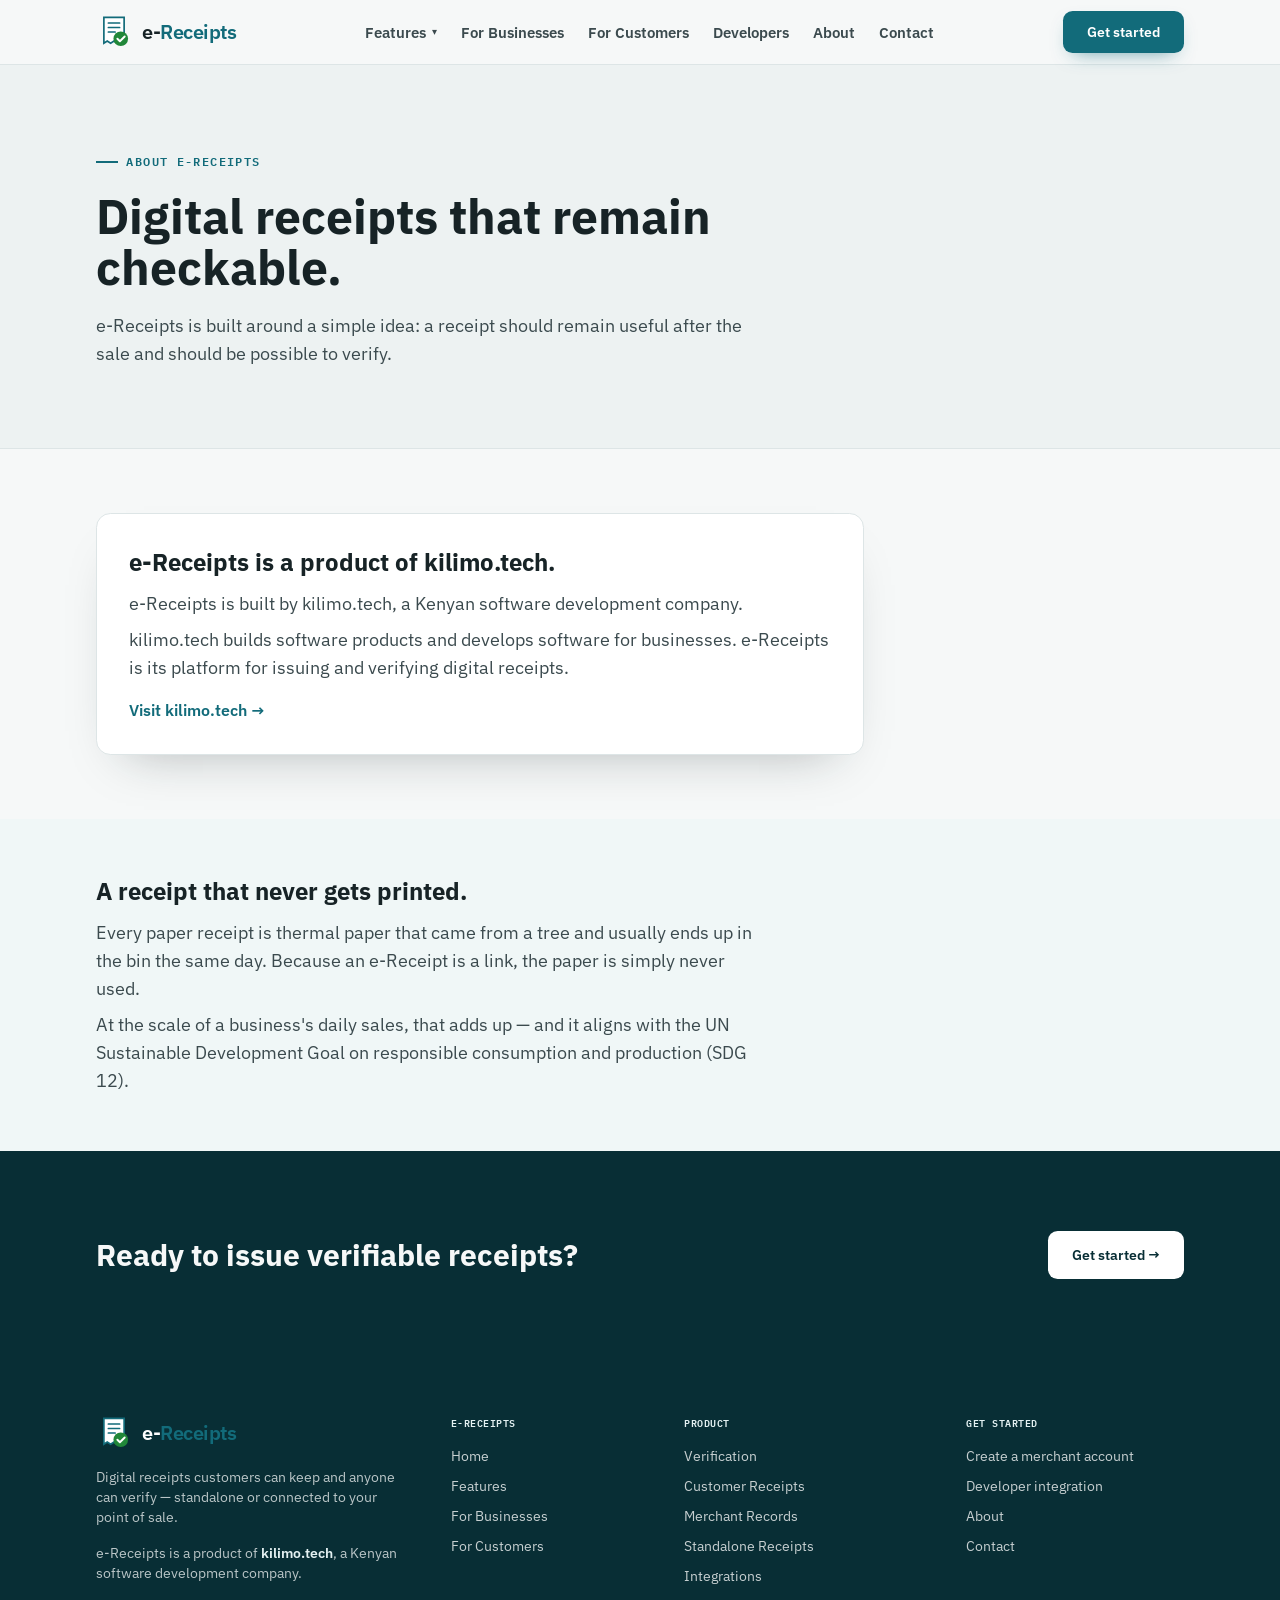
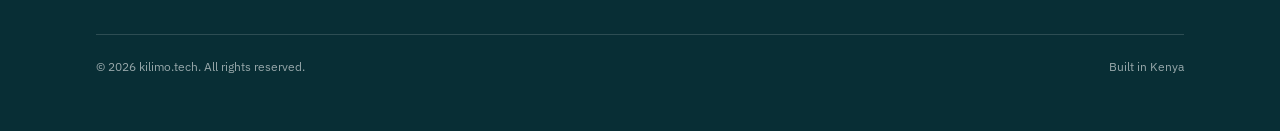
<file: about.html>
<!DOCTYPE html><!--miAZxKKOmdLIISCBzGlE4--><html lang="en"><head><meta charSet="utf-8"/><meta name="viewport" content="width=device-width, initial-scale=1"/><link rel="stylesheet" href="/_next/static/chunks/4d782f076776551d.css" data-precedence="next"/><link rel="preload" as="script" fetchPriority="low" href="/_next/static/chunks/5bce68295c7f1f97.js"/><script src="/_next/static/chunks/391b5727e5bc11ec.js" async=""></script><script src="/_next/static/chunks/1c64b19886203277.js" async=""></script><script src="/_next/static/chunks/c44ba29902c6819e.js" async=""></script><script src="/_next/static/chunks/turbopack-5e5e5629a9695c20.js" async=""></script><script src="/_next/static/chunks/68452620cf562e21.js" async=""></script><script src="/_next/static/chunks/6c33792a57a66467.js" async=""></script><script src="/_next/static/chunks/beefb697acdd731a.js" async=""></script><link rel="preload" href="https://fonts.googleapis.com/css2?family=IBM+Plex+Sans:wght@400;500;600;700&amp;family=IBM+Plex+Mono:wght@400;500;600&amp;display=swap" as="style"/><link rel="preconnect" href="https://fonts.googleapis.com"/><link rel="preconnect" href="https://fonts.gstatic.com" crossorigin=""/><meta name="theme-color" content="#126B7A"/><title>About e-Receipts | Built by kilimo.tech | e-Receipts</title><meta name="description" content="e-Receipts is a digital receipt product built in Kenya by kilimo.tech for businesses and their customers."/><meta name="author" content="e-Receipts"/><link rel="manifest" href="/manifest.json"/><meta name="keywords" content="digital receipts,verifiable receipts,e-receipts Kenya,electronic receipt system,receipt verification,POS receipt integration"/><meta name="robots" content="index, follow"/><meta property="og:title" content="e-Receipts | Verifiable Digital Receipts for Every Sale"/><meta property="og:description" content="Issue digital receipts that customers can keep and anyone can verify — standalone or connected to your point of sale."/><meta property="og:url" content="https://e-receipts.cseco.co.ke"/><meta property="og:site_name" content="e-Receipts"/><meta property="og:locale" content="en_KE"/><meta property="og:image" content="https://e-receipts.cseco.co.ke/og-image.png"/><meta property="og:image:width" content="1200"/><meta property="og:image:height" content="630"/><meta property="og:image:alt" content="e-Receipts — a receipt anyone can check"/><meta property="og:type" content="website"/><meta name="twitter:card" content="summary_large_image"/><meta name="twitter:title" content="e-Receipts | Verifiable Digital Receipts for Every Sale"/><meta name="twitter:description" content="Issue digital receipts that customers can keep and anyone can verify — standalone or connected to your point of sale."/><meta name="twitter:image" content="https://e-receipts.cseco.co.ke/og-image.png"/><link rel="icon" href="/favicon.svg" type="image/svg+xml"/><link rel="icon" href="/favicon.png" type="image/png" sizes="32x32"/><link rel="apple-touch-icon" href="/apple-touch-icon.png"/><link rel="stylesheet" href="https://fonts.googleapis.com/css2?family=IBM+Plex+Sans:wght@400;500;600;700&amp;family=IBM+Plex+Mono:wght@400;500;600&amp;display=swap"/><script type="application/ld+json">[{"@context":"https://schema.org","@type":"Organization","name":"e-Receipts","url":"https://e-receipts.cseco.co.ke","logo":"https://e-receipts.cseco.co.ke/apple-touch-icon.png","description":"e-Receipts is a digital-receipt platform: businesses issue verifiable electronic receipts, customers keep them as links, and anyone can check that a receipt is genuine and whether the sale was later cancelled.","parentOrganization":{"@type":"Organization","name":"kilimo.tech","url":"https://kilimo.tech"},"address":{"@type":"PostalAddress","addressLocality":"Nairobi","addressCountry":"Kenya"}},{"@context":"https://schema.org","@type":"WebSite","name":"e-Receipts","url":"https://e-receipts.cseco.co.ke"}]</script><script src="/_next/static/chunks/a6dad97d9634a72d.js" noModule=""></script></head><body class="flex min-h-screen flex-col"><div hidden=""><!--$--><!--/$--></div><header class="sticky top-0 z-50 border-b border-[var(--color-line)] bg-[var(--color-paper)]/95 backdrop-blur"><div class="wrap flex h-16 items-center justify-between"><a class="flex items-center gap-2.5" href="/"><svg viewBox="0 0 64 64" class="h-9 w-9" aria-hidden="true" fill="none"><path d="M14 6 h36 v46 l-6 -4 -6 4 -6 -4 -6 4 -6 -4 -6 4 Z" fill="#FFFFFF" stroke="#126B7A" stroke-width="3"></path><path d="M22 16 h20 M22 24 h20 M22 32 h12" stroke="#126B7A" stroke-width="3" stroke-linecap="round"></path><circle cx="44" cy="44" r="13" fill="#218739"></circle><path d="M38 44 l4.5 4.5 L51 40" stroke="#fff" stroke-width="3.4" stroke-linecap="round" stroke-linejoin="round"></path></svg><span class="font-display font-semibold tracking-tight text-xl">e-<span class="text-[var(--color-teal)]">Receipts</span></span></a><nav class="hidden items-center gap-6 lg:flex"><div class="relative"><a class="flex items-center gap-1.5 text-[0.95rem] font-semibold text-[var(--color-ink-soft)] hover:text-[var(--color-teal)]" href="/features">Features <span class="text-[10px]">▾</span></a></div><a class="text-[0.95rem] font-semibold text-[var(--color-ink-soft)] hover:text-[var(--color-teal)]" href="/for-businesses">For Businesses</a><a class="text-[0.95rem] font-semibold text-[var(--color-ink-soft)] hover:text-[var(--color-teal)]" href="/for-customers">For Customers</a><a class="text-[0.95rem] font-semibold text-[var(--color-ink-soft)] hover:text-[var(--color-teal)]" href="/developers">Developers</a><a class="text-[0.95rem] font-semibold text-[var(--color-ink-soft)] hover:text-[var(--color-teal)]" href="/about">About</a><a class="text-[0.95rem] font-semibold text-[var(--color-ink-soft)] hover:text-[var(--color-teal)]" href="/contact">Contact</a></nav><div class="flex items-center gap-3"><a href="https://app.e-receipts.cseco.co.ke" class="btn btn-primary hidden !py-2.5 sm:inline-flex">Get started</a><button aria-label="Toggle menu" class="inline-flex h-10 w-10 items-center justify-center rounded-lg border border-[var(--color-line-strong)] text-[var(--color-teal-deep)] lg:hidden"><span class="text-lg">☰</span></button></div></div></header><main class="flex-1"><script type="application/ld+json">{"@context":"https://schema.org","@type":"BreadcrumbList","itemListElement":[{"@type":"ListItem","position":1,"name":"Home","item":"https://e-receipts.cseco.co.ke"},{"@type":"ListItem","position":2,"name":"About","item":"https://e-receipts.cseco.co.ke/about"}]}</script><section class="border-b border-[var(--color-line)] bg-[var(--color-paper-deep)]"><div class="wrap py-16 lg:py-20"><div class="max-w-3xl"><span class="eyebrow">About e-Receipts</span><h1 class="mt-5 font-display text-4xl font-bold leading-[1.06] sm:text-5xl">Digital receipts that remain checkable.</h1><div class="mt-5 max-w-2xl space-y-3 text-lg text-[var(--color-ink-soft)]"><p>e-Receipts is built around a simple idea: a receipt should remain useful after the sale and should be possible to verify.</p></div></div></div></section><section class="py-14 lg:py-16"><div class="wrap"><div class="receipt max-w-3xl p-8"><h2 class="font-display text-2xl font-bold">e-Receipts is a product of kilimo.tech.</h2><p class="mt-3 text-lg text-[var(--color-ink-soft)]">e-Receipts is built by kilimo.tech, a Kenyan software development company.</p><p class="mt-2 text-lg text-[var(--color-ink-soft)]">kilimo.tech builds software products and develops software for businesses. e-Receipts is its platform for issuing and verifying digital receipts.</p><a href="https://kilimo.tech" class="mt-4 inline-block font-semibold text-[var(--color-teal)] hover:text-[var(--color-teal-deep)]">Visit kilimo.tech →</a></div></div></section><section class="bg-[var(--color-teal-faint)]"><div class="wrap py-14"><div class="max-w-2xl"><h2 class="font-display text-2xl font-bold">A receipt that never gets printed.</h2><p class="mt-3 text-lg text-[var(--color-ink-soft)]">Every paper receipt is thermal paper that came from a tree and usually ends up in the bin the same day. Because an e-Receipt is a link, the paper is simply never used.</p><p class="mt-2 text-lg text-[var(--color-ink-soft)]">At the scale of a business&#x27;s daily sales, that adds up — and it aligns with the UN Sustainable Development Goal on responsible consumption and production (SDG 12).</p></div></div></section><section class="bg-[var(--color-teal-dark)] py-16 lg:py-20"><div class="wrap flex flex-col items-start justify-between gap-6 md:flex-row md:items-center"><div class="max-w-xl"><h2 class="font-display text-2xl font-bold text-[var(--color-paper)] sm:text-3xl">Ready to issue verifiable receipts?</h2></div><a href="https://app.e-receipts.cseco.co.ke" class="btn shrink-0 bg-white text-[var(--color-teal-dark)] hover:bg-[var(--color-teal-soft)]">Get started →</a></div></section><!--$--><!--/$--></main><footer class="bg-[var(--color-teal-dark)] text-[var(--color-paper)]"><div class="wrap py-14"><div class="grid gap-10 md:grid-cols-[1.3fr_0.8fr_1fr_0.9fr]"><div><a class="flex items-center gap-2.5" href="/"><svg viewBox="0 0 64 64" class="h-9 w-9" aria-hidden="true" fill="none"><path d="M14 6 h36 v46 l-6 -4 -6 4 -6 -4 -6 4 -6 -4 -6 4 Z" fill="#FFFFFF" stroke="#126B7A" stroke-width="3"></path><path d="M22 16 h20 M22 24 h20 M22 32 h12" stroke="#126B7A" stroke-width="3" stroke-linecap="round"></path><circle cx="44" cy="44" r="13" fill="#218739"></circle><path d="M38 44 l4.5 4.5 L51 40" stroke="#fff" stroke-width="3.4" stroke-linecap="round" stroke-linejoin="round"></path></svg><span class="font-display font-semibold tracking-tight text-xl text-white">e-<span class="text-[var(--color-teal)]">Receipts</span></span></a><p class="mt-4 max-w-xs text-sm text-[var(--color-paper)]/75">Digital receipts customers can keep and anyone can verify — standalone or connected to your point of sale.</p><p class="mt-4 max-w-xs text-sm text-[var(--color-paper)]/75">e-Receipts is a product of<!-- --> <a href="https://kilimo.tech" class="font-semibold text-[var(--color-teal-soft)] hover:text-white">kilimo.tech</a>, a Kenyan software development company.</p></div><div><h5 class="font-mono text-[10px] font-semibold uppercase tracking-wider text-[var(--color-teal-soft)]">e-Receipts</h5><ul class="mt-4 space-y-2.5 text-sm text-[var(--color-paper)]/80"><li><a class="hover:text-white" href="/">Home</a></li><li><a class="hover:text-white" href="/features">Features</a></li><li><a class="hover:text-white" href="/for-businesses">For Businesses</a></li><li><a class="hover:text-white" href="/for-customers">For Customers</a></li></ul></div><div><h5 class="font-mono text-[10px] font-semibold uppercase tracking-wider text-[var(--color-teal-soft)]">Product</h5><ul class="mt-4 space-y-2.5 text-sm text-[var(--color-paper)]/80"><li><a class="hover:text-white" href="/features/verification">Verification</a></li><li><a class="hover:text-white" href="/features/customer-receipts">Customer Receipts</a></li><li><a class="hover:text-white" href="/features/merchant-records">Merchant Records</a></li><li><a class="hover:text-white" href="/features/standalone">Standalone Receipts</a></li><li><a class="hover:text-white" href="/developers">Integrations</a></li></ul></div><div><h5 class="font-mono text-[10px] font-semibold uppercase tracking-wider text-[var(--color-teal-soft)]">Get started</h5><ul class="mt-4 space-y-2.5 text-sm text-[var(--color-paper)]/80"><li><a href="https://app.e-receipts.cseco.co.ke" class="hover:text-white">Create a merchant account</a></li><li><a class="hover:text-white" href="/developers">Developer integration</a></li><li><a class="hover:text-white" href="/about">About</a></li><li><a class="hover:text-white" href="/contact">Contact</a></li></ul></div></div><div class="mt-12 flex flex-col gap-3 border-t border-white/15 pt-6 sm:flex-row sm:items-center sm:justify-between"><p class="text-xs text-[var(--color-paper)]/60">© <!-- -->2026<!-- --> kilimo.tech. All rights reserved.</p><p class="text-xs text-[var(--color-paper)]/60">Built in Kenya</p></div></div></footer><script src="/_next/static/chunks/5bce68295c7f1f97.js" id="_R_" async=""></script><script>(self.__next_f=self.__next_f||[]).push([0])</script><script>self.__next_f.push([1,"1:\"$Sreact.fragment\"\n2:I[2971,[\"/_next/static/chunks/68452620cf562e21.js\"],\"Header\"]\n3:I[92322,[\"/_next/static/chunks/6c33792a57a66467.js\",\"/_next/static/chunks/beefb697acdd731a.js\"],\"default\"]\n4:I[81409,[\"/_next/static/chunks/6c33792a57a66467.js\",\"/_next/static/chunks/beefb697acdd731a.js\"],\"default\"]\n5:I[74426,[\"/_next/static/chunks/68452620cf562e21.js\"],\"\"]\ne:I[60374,[\"/_next/static/chunks/6c33792a57a66467.js\",\"/_next/static/chunks/beefb697acdd731a.js\"],\"default\"]\n:HL[\"/_next/static/chunks/4d782f076776551d.css\",\"style\"]\n:HL[\"https://fonts.googleapis.com/css2?family=IBM+Plex+Sans:wght@400;500;600;700\u0026family=IBM+Plex+Mono:wght@400;500;600\u0026display=swap\",\"style\"]\n"])</script><script>self.__next_f.push([1,"0:{\"P\":null,\"b\":\"miAZxKKOmdLIISCBzGlE4\",\"c\":[\"\",\"about\"],\"q\":\"\",\"i\":false,\"f\":[[[\"\",{\"children\":[\"about\",{\"children\":[\"__PAGE__\",{}]}]},\"$undefined\",\"$undefined\",true],[[\"$\",\"$1\",\"c\",{\"children\":[[[\"$\",\"link\",\"0\",{\"rel\":\"stylesheet\",\"href\":\"/_next/static/chunks/4d782f076776551d.css\",\"precedence\":\"next\",\"crossOrigin\":\"$undefined\",\"nonce\":\"$undefined\"}],[\"$\",\"script\",\"script-0\",{\"src\":\"/_next/static/chunks/68452620cf562e21.js\",\"async\":true,\"nonce\":\"$undefined\"}]],[\"$\",\"html\",null,{\"lang\":\"en\",\"children\":[[\"$\",\"head\",null,{\"children\":[[\"$\",\"link\",null,{\"rel\":\"preconnect\",\"href\":\"https://fonts.googleapis.com\"}],[\"$\",\"link\",null,{\"rel\":\"preconnect\",\"href\":\"https://fonts.gstatic.com\",\"crossOrigin\":\"\"}],[\"$\",\"link\",null,{\"rel\":\"stylesheet\",\"href\":\"https://fonts.googleapis.com/css2?family=IBM+Plex+Sans:wght@400;500;600;700\u0026family=IBM+Plex+Mono:wght@400;500;600\u0026display=swap\"}],[\"$\",\"script\",null,{\"type\":\"application/ld+json\",\"dangerouslySetInnerHTML\":{\"__html\":\"[{\\\"@context\\\":\\\"https://schema.org\\\",\\\"@type\\\":\\\"Organization\\\",\\\"name\\\":\\\"e-Receipts\\\",\\\"url\\\":\\\"https://e-receipts.cseco.co.ke\\\",\\\"logo\\\":\\\"https://e-receipts.cseco.co.ke/apple-touch-icon.png\\\",\\\"description\\\":\\\"e-Receipts is a digital-receipt platform: businesses issue verifiable electronic receipts, customers keep them as links, and anyone can check that a receipt is genuine and whether the sale was later cancelled.\\\",\\\"parentOrganization\\\":{\\\"@type\\\":\\\"Organization\\\",\\\"name\\\":\\\"kilimo.tech\\\",\\\"url\\\":\\\"https://kilimo.tech\\\"},\\\"address\\\":{\\\"@type\\\":\\\"PostalAddress\\\",\\\"addressLocality\\\":\\\"Nairobi\\\",\\\"addressCountry\\\":\\\"Kenya\\\"}},{\\\"@context\\\":\\\"https://schema.org\\\",\\\"@type\\\":\\\"WebSite\\\",\\\"name\\\":\\\"e-Receipts\\\",\\\"url\\\":\\\"https://e-receipts.cseco.co.ke\\\"}]\"}}]]}],[\"$\",\"body\",null,{\"className\":\"flex min-h-screen flex-col\",\"children\":[[\"$\",\"$L2\",null,{}],[\"$\",\"main\",null,{\"className\":\"flex-1\",\"children\":[\"$\",\"$L3\",null,{\"parallelRouterKey\":\"children\",\"error\":\"$undefined\",\"errorStyles\":\"$undefined\",\"errorScripts\":\"$undefined\",\"template\":[\"$\",\"$L4\",null,{}],\"templateStyles\":\"$undefined\",\"templateScripts\":\"$undefined\",\"notFound\":[[[\"$\",\"title\",null,{\"children\":\"404: This page could not be found.\"}],[\"$\",\"div\",null,{\"style\":{\"fontFamily\":\"system-ui,\\\"Segoe UI\\\",Roboto,Helvetica,Arial,sans-serif,\\\"Apple Color Emoji\\\",\\\"Segoe UI Emoji\\\"\",\"height\":\"100vh\",\"textAlign\":\"center\",\"display\":\"flex\",\"flexDirection\":\"column\",\"alignItems\":\"center\",\"justifyContent\":\"center\"},\"children\":[\"$\",\"div\",null,{\"children\":[[\"$\",\"style\",null,{\"dangerouslySetInnerHTML\":{\"__html\":\"body{color:#000;background:#fff;margin:0}.next-error-h1{border-right:1px solid rgba(0,0,0,.3)}@media (prefers-color-scheme:dark){body{color:#fff;background:#000}.next-error-h1{border-right:1px solid rgba(255,255,255,.3)}}\"}}],[\"$\",\"h1\",null,{\"className\":\"next-error-h1\",\"style\":{\"display\":\"inline-block\",\"margin\":\"0 20px 0 0\",\"padding\":\"0 23px 0 0\",\"fontSize\":24,\"fontWeight\":500,\"verticalAlign\":\"top\",\"lineHeight\":\"49px\"},\"children\":404}],[\"$\",\"div\",null,{\"style\":{\"display\":\"inline-block\"},\"children\":[\"$\",\"h2\",null,{\"style\":{\"fontSize\":14,\"fontWeight\":400,\"lineHeight\":\"49px\",\"margin\":0},\"children\":\"This page could not be found.\"}]}]]}]}]],[]],\"forbidden\":\"$undefined\",\"unauthorized\":\"$undefined\"}]}],[\"$\",\"footer\",null,{\"className\":\"bg-[var(--color-teal-dark)] text-[var(--color-paper)]\",\"children\":[\"$\",\"div\",null,{\"className\":\"wrap py-14\",\"children\":[[\"$\",\"div\",null,{\"className\":\"grid gap-10 md:grid-cols-[1.3fr_0.8fr_1fr_0.9fr]\",\"children\":[[\"$\",\"div\",null,{\"children\":[[\"$\",\"$L5\",null,{\"href\":\"/\",\"className\":\"flex items-center gap-2.5\",\"children\":[[\"$\",\"svg\",null,{\"viewBox\":\"0 0 64 64\",\"className\":\"h-9 w-9\",\"aria-hidden\":\"true\",\"fill\":\"none\",\"children\":[[\"$\",\"path\",null,{\"d\":\"M14 6 h36 v46 l-6 -4 -6 4 -6 -4 -6 4 -6 -4 -6 4 Z\",\"fill\":\"#FFFFFF\",\"stroke\":\"#126B7A\",\"strokeWidth\":\"3\"}],[\"$\",\"path\",null,{\"d\":\"M22 16 h20 M22 24 h20 M22 32 h12\",\"stroke\":\"#126B7A\",\"strokeWidth\":\"3\",\"strokeLinecap\":\"round\"}],[\"$\",\"circle\",null,{\"cx\":\"44\",\"cy\":\"44\",\"r\":\"13\",\"fill\":\"#218739\"}],[\"$\",\"path\",null,{\"d\":\"M38 44 l4.5 4.5 L51 40\",\"stroke\":\"#fff\",\"strokeWidth\":\"3.4\",\"strokeLinecap\":\"round\",\"strokeLinejoin\":\"round\"}]]}],[\"$\",\"span\",null,{\"className\":\"font-display font-semibold tracking-tight text-xl text-white\",\"children\":[\"e-\",[\"$\",\"span\",null,{\"className\":\"text-[var(--color-teal)]\",\"children\":\"Receipts\"}]]}]]}],[\"$\",\"p\",null,{\"className\":\"mt-4 max-w-xs text-sm text-[var(--color-paper)]/75\",\"children\":\"Digital receipts customers can keep and anyone can verify — standalone or connected to your point of sale.\"}],\"$L6\"]}],\"$L7\",\"$L8\",\"$L9\"]}],\"$La\"]}]}]]}]]}]]}],{\"children\":[\"$Lb\",{\"children\":[\"$Lc\",{},null,false,false]},null,false,false]},null,false,false],\"$Ld\",false]],\"m\":\"$undefined\",\"G\":[\"$e\",[]],\"S\":true}\n"])</script><script>self.__next_f.push([1,"f:I[19091,[\"/_next/static/chunks/6c33792a57a66467.js\",\"/_next/static/chunks/beefb697acdd731a.js\"],\"OutletBoundary\"]\n10:\"$Sreact.suspense\"\n12:I[19091,[\"/_next/static/chunks/6c33792a57a66467.js\",\"/_next/static/chunks/beefb697acdd731a.js\"],\"ViewportBoundary\"]\n14:I[19091,[\"/_next/static/chunks/6c33792a57a66467.js\",\"/_next/static/chunks/beefb697acdd731a.js\"],\"MetadataBoundary\"]\n6:[\"$\",\"p\",null,{\"className\":\"mt-4 max-w-xs text-sm text-[var(--color-paper)]/75\",\"children\":[\"e-Receipts is a product of\",\" \",[\"$\",\"a\",null,{\"href\":\"https://kilimo.tech\",\"className\":\"font-semibold text-[var(--color-teal-soft)] hover:text-white\",\"children\":\"kilimo.tech\"}],\", a Kenyan software development company.\"]}]\n7:[\"$\",\"div\",null,{\"children\":[[\"$\",\"h5\",null,{\"className\":\"font-mono text-[10px] font-semibold uppercase tracking-wider text-[var(--color-teal-soft)]\",\"children\":\"e-Receipts\"}],[\"$\",\"ul\",null,{\"className\":\"mt-4 space-y-2.5 text-sm text-[var(--color-paper)]/80\",\"children\":[[\"$\",\"li\",\"/\",{\"children\":[\"$\",\"$L5\",null,{\"href\":\"/\",\"className\":\"hover:text-white\",\"children\":\"Home\"}]}],[\"$\",\"li\",\"/features\",{\"children\":[\"$\",\"$L5\",null,{\"href\":\"/features\",\"className\":\"hover:text-white\",\"children\":\"Features\"}]}],[\"$\",\"li\",\"/for-businesses\",{\"children\":[\"$\",\"$L5\",null,{\"href\":\"/for-businesses\",\"className\":\"hover:text-white\",\"children\":\"For Businesses\"}]}],[\"$\",\"li\",\"/for-customers\",{\"children\":[\"$\",\"$L5\",null,{\"href\":\"/for-customers\",\"className\":\"hover:text-white\",\"children\":\"For Customers\"}]}]]}]]}]\n8:[\"$\",\"div\",null,{\"children\":[[\"$\",\"h5\",null,{\"className\":\"font-mono text-[10px] font-semibold uppercase tracking-wider text-[var(--color-teal-soft)]\",\"children\":\"Product\"}],[\"$\",\"ul\",null,{\"className\":\"mt-4 space-y-2.5 text-sm text-[var(--color-paper)]/80\",\"children\":[[\"$\",\"li\",\"/features/verification\",{\"children\":[\"$\",\"$L5\",null,{\"href\":\"/features/verification\",\"className\":\"hover:text-white\",\"children\":\"Verification\"}]}],[\"$\",\"li\",\"/features/customer-receipts\",{\"children\":[\"$\",\"$L5\",null,{\"href\":\"/features/customer-receipts\",\"className\":\"hover:text-white\",\"children\":\"Customer Receipts\"}]}],[\"$\",\"li\",\"/features/merchant-records\",{\"children\":[\"$\",\"$L5\",null,{\"href\":\"/features/merchant-records\",\"className\":\"hover:text-white\",\"children\":\"Merchant Records\"}]}],[\"$\",\"li\",\"/features/standalone\",{\"children\":[\"$\",\"$L5\",null,{\"href\":\"/features/standalone\",\"className\":\"hover:text-white\",\"children\":\"Standalone Receipts\"}]}],[\"$\",\"li\",\"/developers\",{\"children\":[\"$\",\"$L5\",null,{\"href\":\"/developers\",\"className\":\"hover:text-white\",\"children\":\"Integrations\"}]}]]}]]}]\n9:[\"$\",\"div\",null,{\"children\":[[\"$\",\"h5\",null,{\"className\":\"font-mono text-[10px] font-semibold uppercase tracking-wider text-[var(--color-teal-soft)]\",\"children\":\"Get started\"}],[\"$\",\"ul\",null,{\"className\":\"mt-4 space-y-2.5 text-sm text-[var(--color-paper)]/80\",\"children\":[[\"$\",\"li\",null,{\"children\":[\"$\",\"a\",null,{\"href\":\"https://app.e-receipts.cseco.co.ke\",\"className\":\"hover:text-white\",\"children\":\"Create a merchant account\"}]}],[\"$\",\"li\",null,{\"children\":[\"$\",\"$L5\",null,{\"href\":\"/developers\",\"className\":\"hover:text-white\",\"children\":\"Developer integration\"}]}],[[\"$\",\"li\",\"/about\",{\"children\":[\"$\",\"$L5\",null,{\"href\":\"/about\",\"className\":\"hover:text-white\",\"children\":\"About\"}]}],[\"$\",\"li\",\"/contact\",{\"children\":[\"$\",\"$L5\",null,{\"href\":\"/contact\",\"className\":\"hover:text-white\",\"children\":\"Contact\"}]}]]]}]]}]\na:[\"$\",\"div\",null,{\"className\":\"mt-12 flex flex-col gap-3 border-t border-white/15 pt-6 sm:flex-row sm:items-center sm:justify-between\",\"children\":[[\"$\",\"p\",null,{\"className\":\"text-xs text-[var(--color-paper)]/60\",\"children\":[\"© \",2026,\" kilimo.tech. All rights reserved.\"]}],[\"$\",\"p\",null,{\"className\":\"text-xs text-[var(--color-paper)]/60\",\"children\":\"Built in Kenya\"}]]}]\nb:[\"$\",\"$1\",\"c\",{\"children\":[null,[\"$\",\"$L3\",null,{\"parallelRouterKey\":\"children\",\"error\":\"$undefined\",\"errorStyles\":\"$undefined\",\"errorScripts\":\"$undefined\",\"template\":[\"$\",\"$L4\",null,{}],\"templateStyles\":\"$undefined\",\"templateScripts\":\"$undefined\",\"notFound\":\"$undefined\",\"forbidden\":\"$undefined\",\"unauthorized\":\"$undefined\"}]]}]\n"])</script><script>self.__next_f.push([1,"c:[\"$\",\"$1\",\"c\",{\"children\":[[[\"$\",\"script\",null,{\"type\":\"application/ld+json\",\"dangerouslySetInnerHTML\":{\"__html\":\"{\\\"@context\\\":\\\"https://schema.org\\\",\\\"@type\\\":\\\"BreadcrumbList\\\",\\\"itemListElement\\\":[{\\\"@type\\\":\\\"ListItem\\\",\\\"position\\\":1,\\\"name\\\":\\\"Home\\\",\\\"item\\\":\\\"https://e-receipts.cseco.co.ke\\\"},{\\\"@type\\\":\\\"ListItem\\\",\\\"position\\\":2,\\\"name\\\":\\\"About\\\",\\\"item\\\":\\\"https://e-receipts.cseco.co.ke/about\\\"}]}\"}}],[\"$\",\"section\",null,{\"className\":\"border-b border-[var(--color-line)] bg-[var(--color-paper-deep)]\",\"children\":[\"$\",\"div\",null,{\"className\":\"wrap py-16 lg:py-20\",\"children\":[\"$\",\"div\",null,{\"className\":\"max-w-3xl\",\"children\":[[\"$\",\"span\",null,{\"className\":\"eyebrow\",\"children\":\"About e-Receipts\"}],[\"$\",\"h1\",null,{\"className\":\"mt-5 font-display text-4xl font-bold leading-[1.06] sm:text-5xl\",\"children\":\"Digital receipts that remain checkable.\"}],[\"$\",\"div\",null,{\"className\":\"mt-5 max-w-2xl space-y-3 text-lg text-[var(--color-ink-soft)]\",\"children\":[\"$\",\"p\",null,{\"children\":\"e-Receipts is built around a simple idea: a receipt should remain useful after the sale and should be possible to verify.\"}]}],\"$undefined\"]}]}]}],[\"$\",\"section\",null,{\"className\":\"py-14 lg:py-16\",\"children\":[\"$\",\"div\",null,{\"className\":\"wrap\",\"children\":[\"$\",\"div\",null,{\"className\":\"receipt max-w-3xl p-8\",\"children\":[[\"$\",\"h2\",null,{\"className\":\"font-display text-2xl font-bold\",\"children\":\"e-Receipts is a product of kilimo.tech.\"}],[\"$\",\"p\",null,{\"className\":\"mt-3 text-lg text-[var(--color-ink-soft)]\",\"children\":\"e-Receipts is built by kilimo.tech, a Kenyan software development company.\"}],[\"$\",\"p\",null,{\"className\":\"mt-2 text-lg text-[var(--color-ink-soft)]\",\"children\":\"kilimo.tech builds software products and develops software for businesses. e-Receipts is its platform for issuing and verifying digital receipts.\"}],[\"$\",\"a\",null,{\"href\":\"https://kilimo.tech\",\"className\":\"mt-4 inline-block font-semibold text-[var(--color-teal)] hover:text-[var(--color-teal-deep)]\",\"children\":\"Visit kilimo.tech →\"}]]}]}]}],[\"$\",\"section\",null,{\"className\":\"bg-[var(--color-teal-faint)]\",\"children\":[\"$\",\"div\",null,{\"className\":\"wrap py-14\",\"children\":[\"$\",\"div\",null,{\"className\":\"max-w-2xl\",\"children\":[[\"$\",\"h2\",null,{\"className\":\"font-display text-2xl font-bold\",\"children\":\"A receipt that never gets printed.\"}],[\"$\",\"p\",null,{\"className\":\"mt-3 text-lg text-[var(--color-ink-soft)]\",\"children\":\"Every paper receipt is thermal paper that came from a tree and usually ends up in the bin the same day. Because an e-Receipt is a link, the paper is simply never used.\"}],[\"$\",\"p\",null,{\"className\":\"mt-2 text-lg text-[var(--color-ink-soft)]\",\"children\":\"At the scale of a business's daily sales, that adds up — and it aligns with the UN Sustainable Development Goal on responsible consumption and production (SDG 12).\"}]]}]}]}],[\"$\",\"section\",null,{\"className\":\"bg-[var(--color-teal-dark)] py-16 lg:py-20\",\"children\":[\"$\",\"div\",null,{\"className\":\"wrap flex flex-col items-start justify-between gap-6 md:flex-row md:items-center\",\"children\":[[\"$\",\"div\",null,{\"className\":\"max-w-xl\",\"children\":[[\"$\",\"h2\",null,{\"className\":\"font-display text-2xl font-bold text-[var(--color-paper)] sm:text-3xl\",\"children\":\"Ready to issue verifiable receipts?\"}],\"$undefined\"]}],[\"$\",\"a\",null,{\"href\":\"https://app.e-receipts.cseco.co.ke\",\"className\":\"btn shrink-0 bg-white text-[var(--color-teal-dark)] hover:bg-[var(--color-teal-soft)]\",\"children\":\"Get started →\"}]]}]}]],null,[\"$\",\"$Lf\",null,{\"children\":[\"$\",\"$10\",null,{\"name\":\"Next.MetadataOutlet\",\"children\":\"$@11\"}]}]]}]\n"])</script><script>self.__next_f.push([1,"d:[\"$\",\"$1\",\"h\",{\"children\":[null,[\"$\",\"$L12\",null,{\"children\":\"$@13\"}],[\"$\",\"div\",null,{\"hidden\":true,\"children\":[\"$\",\"$L14\",null,{\"children\":[\"$\",\"$10\",null,{\"name\":\"Next.Metadata\",\"children\":\"$@15\"}]}]}],null]}]\n"])</script><script>self.__next_f.push([1,"13:[[\"$\",\"meta\",\"0\",{\"charSet\":\"utf-8\"}],[\"$\",\"meta\",\"1\",{\"name\":\"viewport\",\"content\":\"width=device-width, initial-scale=1\"}],[\"$\",\"meta\",\"2\",{\"name\":\"theme-color\",\"content\":\"#126B7A\"}]]\n"])</script><script>self.__next_f.push([1,"16:I[51042,[\"/_next/static/chunks/6c33792a57a66467.js\",\"/_next/static/chunks/beefb697acdd731a.js\"],\"IconMark\"]\n"])</script><script>self.__next_f.push([1,"15:[[\"$\",\"title\",\"0\",{\"children\":\"About e-Receipts | Built by kilimo.tech | e-Receipts\"}],[\"$\",\"meta\",\"1\",{\"name\":\"description\",\"content\":\"e-Receipts is a digital receipt product built in Kenya by kilimo.tech for businesses and their customers.\"}],[\"$\",\"meta\",\"2\",{\"name\":\"author\",\"content\":\"e-Receipts\"}],[\"$\",\"link\",\"3\",{\"rel\":\"manifest\",\"href\":\"/manifest.json\",\"crossOrigin\":\"$undefined\"}],[\"$\",\"meta\",\"4\",{\"name\":\"keywords\",\"content\":\"digital receipts,verifiable receipts,e-receipts Kenya,electronic receipt system,receipt verification,POS receipt integration\"}],[\"$\",\"meta\",\"5\",{\"name\":\"robots\",\"content\":\"index, follow\"}],[\"$\",\"meta\",\"6\",{\"property\":\"og:title\",\"content\":\"e-Receipts | Verifiable Digital Receipts for Every Sale\"}],[\"$\",\"meta\",\"7\",{\"property\":\"og:description\",\"content\":\"Issue digital receipts that customers can keep and anyone can verify — standalone or connected to your point of sale.\"}],[\"$\",\"meta\",\"8\",{\"property\":\"og:url\",\"content\":\"https://e-receipts.cseco.co.ke\"}],[\"$\",\"meta\",\"9\",{\"property\":\"og:site_name\",\"content\":\"e-Receipts\"}],[\"$\",\"meta\",\"10\",{\"property\":\"og:locale\",\"content\":\"en_KE\"}],[\"$\",\"meta\",\"11\",{\"property\":\"og:image\",\"content\":\"https://e-receipts.cseco.co.ke/og-image.png\"}],[\"$\",\"meta\",\"12\",{\"property\":\"og:image:width\",\"content\":\"1200\"}],[\"$\",\"meta\",\"13\",{\"property\":\"og:image:height\",\"content\":\"630\"}],[\"$\",\"meta\",\"14\",{\"property\":\"og:image:alt\",\"content\":\"e-Receipts — a receipt anyone can check\"}],[\"$\",\"meta\",\"15\",{\"property\":\"og:type\",\"content\":\"website\"}],[\"$\",\"meta\",\"16\",{\"name\":\"twitter:card\",\"content\":\"summary_large_image\"}],[\"$\",\"meta\",\"17\",{\"name\":\"twitter:title\",\"content\":\"e-Receipts | Verifiable Digital Receipts for Every Sale\"}],[\"$\",\"meta\",\"18\",{\"name\":\"twitter:description\",\"content\":\"Issue digital receipts that customers can keep and anyone can verify — standalone or connected to your point of sale.\"}],[\"$\",\"meta\",\"19\",{\"name\":\"twitter:image\",\"content\":\"https://e-receipts.cseco.co.ke/og-image.png\"}],[\"$\",\"link\",\"20\",{\"rel\":\"icon\",\"href\":\"/favicon.svg\",\"type\":\"image/svg+xml\"}],[\"$\",\"link\",\"21\",{\"rel\":\"icon\",\"href\":\"/favicon.png\",\"type\":\"image/png\",\"sizes\":\"32x32\"}],[\"$\",\"link\",\"22\",{\"rel\":\"apple-touch-icon\",\"href\":\"/apple-touch-icon.png\"}],[\"$\",\"$L16\",\"23\",{}]]\n"])</script><script>self.__next_f.push([1,"11:null\n"])</script></body></html>
</file>
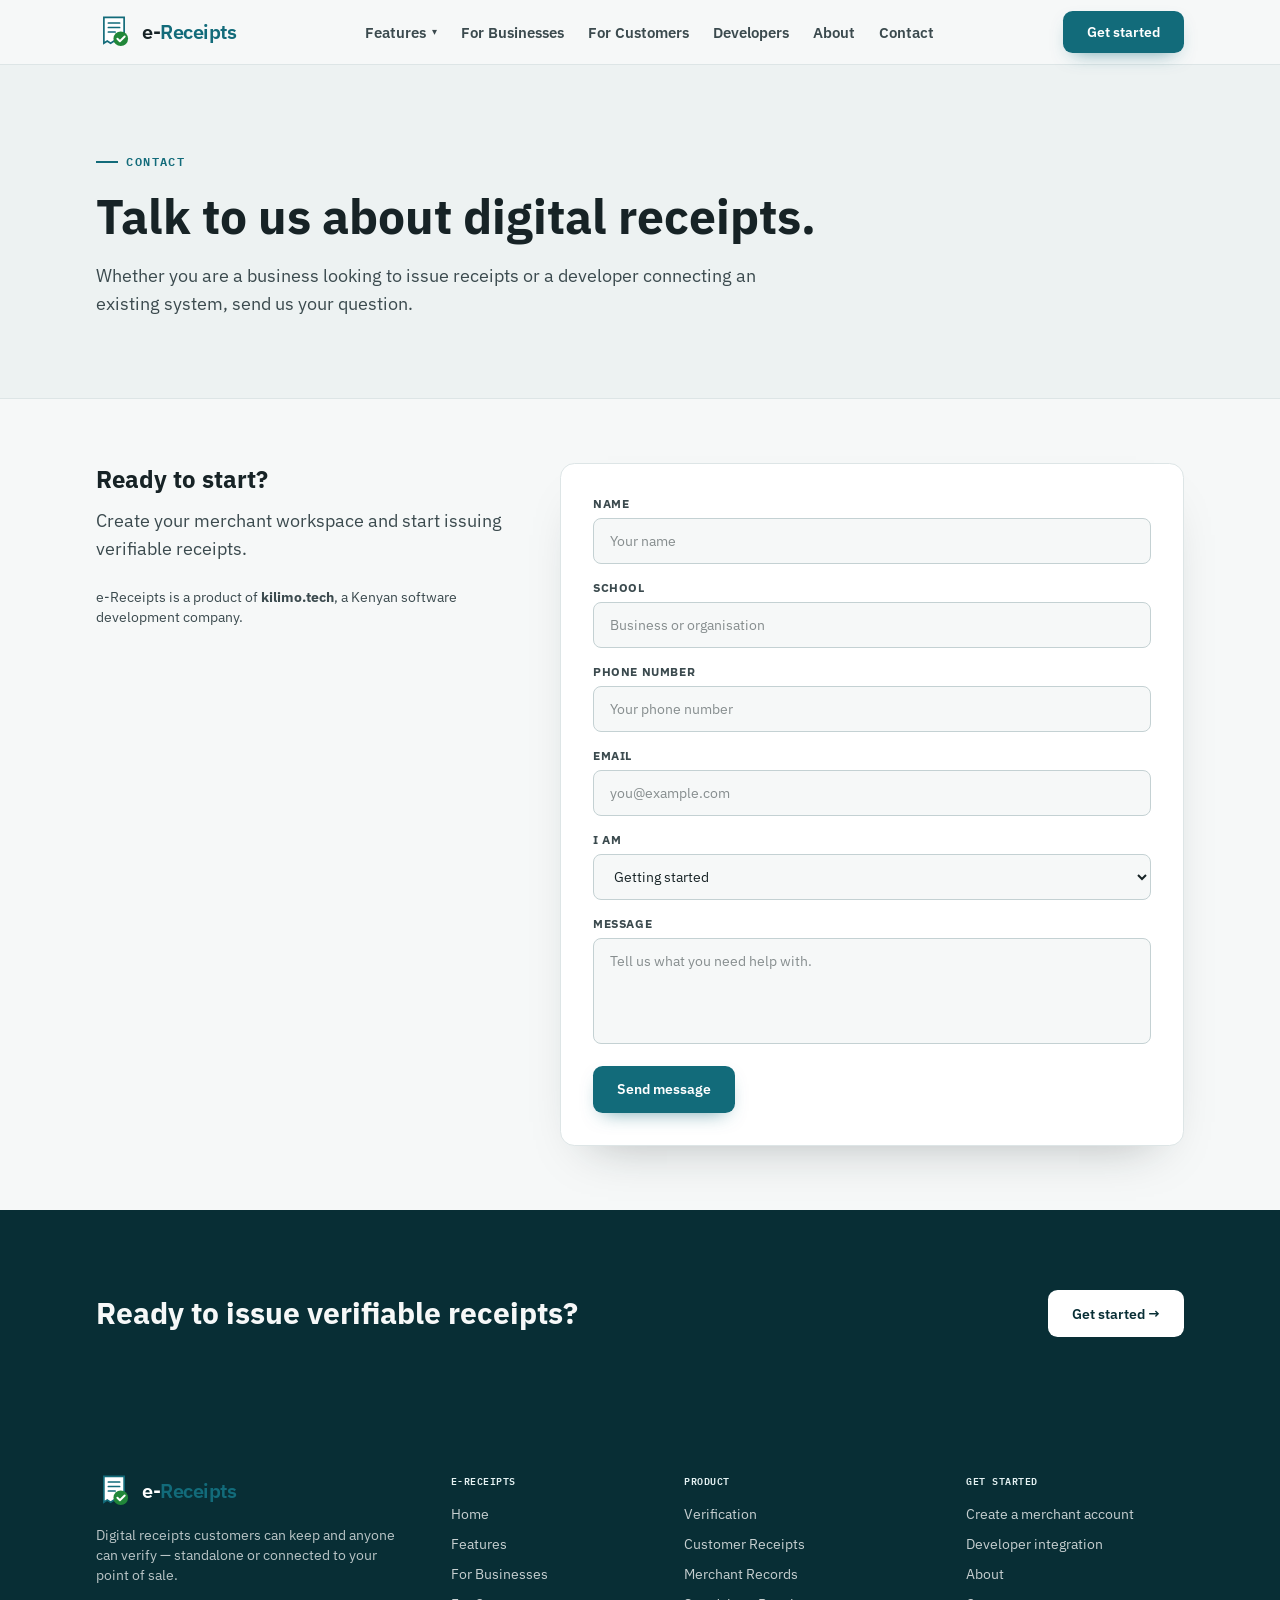
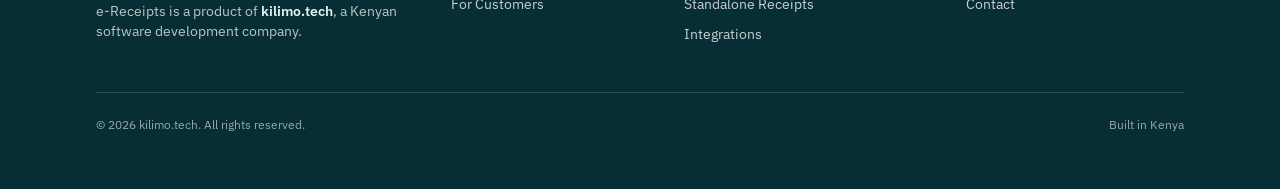
<file: contact.html>
<!DOCTYPE html><!--miAZxKKOmdLIISCBzGlE4--><html lang="en"><head><meta charSet="utf-8"/><meta name="viewport" content="width=device-width, initial-scale=1"/><link rel="stylesheet" href="/_next/static/chunks/4d782f076776551d.css" data-precedence="next"/><link rel="preload" as="script" fetchPriority="low" href="/_next/static/chunks/5bce68295c7f1f97.js"/><script src="/_next/static/chunks/391b5727e5bc11ec.js" async=""></script><script src="/_next/static/chunks/1c64b19886203277.js" async=""></script><script src="/_next/static/chunks/c44ba29902c6819e.js" async=""></script><script src="/_next/static/chunks/turbopack-5e5e5629a9695c20.js" async=""></script><script src="/_next/static/chunks/68452620cf562e21.js" async=""></script><script src="/_next/static/chunks/6c33792a57a66467.js" async=""></script><script src="/_next/static/chunks/beefb697acdd731a.js" async=""></script><script src="/_next/static/chunks/682648de78e8859b.js" async=""></script><link rel="preload" href="https://fonts.googleapis.com/css2?family=IBM+Plex+Sans:wght@400;500;600;700&amp;family=IBM+Plex+Mono:wght@400;500;600&amp;display=swap" as="style"/><link rel="preconnect" href="https://fonts.googleapis.com"/><link rel="preconnect" href="https://fonts.gstatic.com" crossorigin=""/><meta name="theme-color" content="#126B7A"/><title>Contact e-Receipts | e-Receipts</title><meta name="description" content="Contact the e-Receipts team about digital receipts, merchant accounts and integrations."/><meta name="author" content="e-Receipts"/><link rel="manifest" href="/manifest.json"/><meta name="keywords" content="digital receipts,verifiable receipts,e-receipts Kenya,electronic receipt system,receipt verification,POS receipt integration"/><meta name="robots" content="index, follow"/><meta property="og:title" content="e-Receipts | Verifiable Digital Receipts for Every Sale"/><meta property="og:description" content="Issue digital receipts that customers can keep and anyone can verify — standalone or connected to your point of sale."/><meta property="og:url" content="https://e-receipts.cseco.co.ke"/><meta property="og:site_name" content="e-Receipts"/><meta property="og:locale" content="en_KE"/><meta property="og:image" content="https://e-receipts.cseco.co.ke/og-image.png"/><meta property="og:image:width" content="1200"/><meta property="og:image:height" content="630"/><meta property="og:image:alt" content="e-Receipts — a receipt anyone can check"/><meta property="og:type" content="website"/><meta name="twitter:card" content="summary_large_image"/><meta name="twitter:title" content="e-Receipts | Verifiable Digital Receipts for Every Sale"/><meta name="twitter:description" content="Issue digital receipts that customers can keep and anyone can verify — standalone or connected to your point of sale."/><meta name="twitter:image" content="https://e-receipts.cseco.co.ke/og-image.png"/><link rel="icon" href="/favicon.svg" type="image/svg+xml"/><link rel="icon" href="/favicon.png" type="image/png" sizes="32x32"/><link rel="apple-touch-icon" href="/apple-touch-icon.png"/><link rel="stylesheet" href="https://fonts.googleapis.com/css2?family=IBM+Plex+Sans:wght@400;500;600;700&amp;family=IBM+Plex+Mono:wght@400;500;600&amp;display=swap"/><script type="application/ld+json">[{"@context":"https://schema.org","@type":"Organization","name":"e-Receipts","url":"https://e-receipts.cseco.co.ke","logo":"https://e-receipts.cseco.co.ke/apple-touch-icon.png","description":"e-Receipts is a digital-receipt platform: businesses issue verifiable electronic receipts, customers keep them as links, and anyone can check that a receipt is genuine and whether the sale was later cancelled.","parentOrganization":{"@type":"Organization","name":"kilimo.tech","url":"https://kilimo.tech"},"address":{"@type":"PostalAddress","addressLocality":"Nairobi","addressCountry":"Kenya"}},{"@context":"https://schema.org","@type":"WebSite","name":"e-Receipts","url":"https://e-receipts.cseco.co.ke"}]</script><script src="/_next/static/chunks/a6dad97d9634a72d.js" noModule=""></script></head><body class="flex min-h-screen flex-col"><div hidden=""><!--$--><!--/$--></div><header class="sticky top-0 z-50 border-b border-[var(--color-line)] bg-[var(--color-paper)]/95 backdrop-blur"><div class="wrap flex h-16 items-center justify-between"><a class="flex items-center gap-2.5" href="/"><svg viewBox="0 0 64 64" class="h-9 w-9" aria-hidden="true" fill="none"><path d="M14 6 h36 v46 l-6 -4 -6 4 -6 -4 -6 4 -6 -4 -6 4 Z" fill="#FFFFFF" stroke="#126B7A" stroke-width="3"></path><path d="M22 16 h20 M22 24 h20 M22 32 h12" stroke="#126B7A" stroke-width="3" stroke-linecap="round"></path><circle cx="44" cy="44" r="13" fill="#218739"></circle><path d="M38 44 l4.5 4.5 L51 40" stroke="#fff" stroke-width="3.4" stroke-linecap="round" stroke-linejoin="round"></path></svg><span class="font-display font-semibold tracking-tight text-xl">e-<span class="text-[var(--color-teal)]">Receipts</span></span></a><nav class="hidden items-center gap-6 lg:flex"><div class="relative"><a class="flex items-center gap-1.5 text-[0.95rem] font-semibold text-[var(--color-ink-soft)] hover:text-[var(--color-teal)]" href="/features">Features <span class="text-[10px]">▾</span></a></div><a class="text-[0.95rem] font-semibold text-[var(--color-ink-soft)] hover:text-[var(--color-teal)]" href="/for-businesses">For Businesses</a><a class="text-[0.95rem] font-semibold text-[var(--color-ink-soft)] hover:text-[var(--color-teal)]" href="/for-customers">For Customers</a><a class="text-[0.95rem] font-semibold text-[var(--color-ink-soft)] hover:text-[var(--color-teal)]" href="/developers">Developers</a><a class="text-[0.95rem] font-semibold text-[var(--color-ink-soft)] hover:text-[var(--color-teal)]" href="/about">About</a><a class="text-[0.95rem] font-semibold text-[var(--color-ink-soft)] hover:text-[var(--color-teal)]" href="/contact">Contact</a></nav><div class="flex items-center gap-3"><a href="https://app.e-receipts.cseco.co.ke" class="btn btn-primary hidden !py-2.5 sm:inline-flex">Get started</a><button aria-label="Toggle menu" class="inline-flex h-10 w-10 items-center justify-center rounded-lg border border-[var(--color-line-strong)] text-[var(--color-teal-deep)] lg:hidden"><span class="text-lg">☰</span></button></div></div></header><main class="flex-1"><script type="application/ld+json">{"@context":"https://schema.org","@type":"BreadcrumbList","itemListElement":[{"@type":"ListItem","position":1,"name":"Home","item":"https://e-receipts.cseco.co.ke"},{"@type":"ListItem","position":2,"name":"Contact","item":"https://e-receipts.cseco.co.ke/contact"}]}</script><section class="border-b border-[var(--color-line)] bg-[var(--color-paper-deep)]"><div class="wrap py-16 lg:py-20"><div class="max-w-3xl"><span class="eyebrow">Contact</span><h1 class="mt-5 font-display text-4xl font-bold leading-[1.06] sm:text-5xl">Talk to us about digital receipts.</h1><div class="mt-5 max-w-2xl space-y-3 text-lg text-[var(--color-ink-soft)]"><p>Whether you are a business looking to issue receipts or a developer connecting an existing system, send us your question.</p></div></div></div></section><section class="py-14 lg:py-16"><div class="wrap grid items-start gap-12 lg:grid-cols-[0.8fr_1.2fr]"><div><h2 class="font-display text-2xl font-bold">Ready to start?</h2><p class="mt-3 text-lg text-[var(--color-ink-soft)]">Create your merchant workspace and start issuing verifiable receipts.</p><p class="mt-6 text-sm text-[var(--color-ink-soft)]">e-Receipts is a product of<!-- --> <a href="https://kilimo.tech" class="font-bold text-[var(--color-green)]">kilimo.tech</a>, a Kenyan software development company.</p></div><div><form class="receipt grid gap-4 p-6 sm:p-8" action="https://formsubmit.co/surgbc@gmail.com" method="POST"><input type="hidden" name="_subject" value="New e-Receipts enquiry"/><input type="hidden" name="_captcha" value="false"/><input type="hidden" name="_template" value="table"/><input type="hidden" name="_next" value="https://e-receipts.cseco.co.ke/contact?sent=1"/><input type="text" style="display:none" tabindex="-1" autoComplete="off" name="_honey"/><div><label for="name" class="block text-xs font-bold uppercase tracking-wider text-[var(--color-ink-soft)] mb-1.5">Name</label><input id="name" required="" class="w-full rounded-lg border border-[var(--color-line-strong)] bg-[var(--color-paper)] px-4 py-3 text-sm outline-none focus:border-[var(--color-green)]" placeholder="Your name" name="name"/></div><div><label for="business" class="block text-xs font-bold uppercase tracking-wider text-[var(--color-ink-soft)] mb-1.5">School</label><input id="business" class="w-full rounded-lg border border-[var(--color-line-strong)] bg-[var(--color-paper)] px-4 py-3 text-sm outline-none focus:border-[var(--color-green)]" placeholder="Business or organisation" name="business"/></div><div><label for="phone" class="block text-xs font-bold uppercase tracking-wider text-[var(--color-ink-soft)] mb-1.5">Phone number</label><input id="phone" type="tel" required="" class="w-full rounded-lg border border-[var(--color-line-strong)] bg-[var(--color-paper)] px-4 py-3 text-sm outline-none focus:border-[var(--color-green)]" placeholder="Your phone number" name="phone"/></div><div><label for="email" class="block text-xs font-bold uppercase tracking-wider text-[var(--color-ink-soft)] mb-1.5">Email</label><input id="email" type="email" class="w-full rounded-lg border border-[var(--color-line-strong)] bg-[var(--color-paper)] px-4 py-3 text-sm outline-none focus:border-[var(--color-green)]" placeholder="you@example.com" name="email"/></div><div><label for="topic" class="block text-xs font-bold uppercase tracking-wider text-[var(--color-ink-soft)] mb-1.5">I am</label><select id="topic" name="topic" class="w-full rounded-lg border border-[var(--color-line-strong)] bg-[var(--color-paper)] px-4 py-3 text-sm outline-none focus:border-[var(--color-green)]"><option selected="">Getting started</option><option>Merchant account</option><option>Integration</option><option>Customer receipts</option><option>Something else</option></select></div><div><label for="message" class="block text-xs font-bold uppercase tracking-wider text-[var(--color-ink-soft)] mb-1.5">Message</label><textarea id="message" name="message" rows="4" required="" class="w-full rounded-lg border border-[var(--color-line-strong)] bg-[var(--color-paper)] px-4 py-3 text-sm outline-none focus:border-[var(--color-green)] resize-none" placeholder="Tell us what you need help with."></textarea></div><button type="submit" class="btn btn-primary justify-self-start">Send message</button></form></div></div></section><section class="bg-[var(--color-teal-dark)] py-16 lg:py-20"><div class="wrap flex flex-col items-start justify-between gap-6 md:flex-row md:items-center"><div class="max-w-xl"><h2 class="font-display text-2xl font-bold text-[var(--color-paper)] sm:text-3xl">Ready to issue verifiable receipts?</h2></div><a href="https://app.e-receipts.cseco.co.ke" class="btn shrink-0 bg-white text-[var(--color-teal-dark)] hover:bg-[var(--color-teal-soft)]">Get started →</a></div></section><!--$--><!--/$--></main><footer class="bg-[var(--color-teal-dark)] text-[var(--color-paper)]"><div class="wrap py-14"><div class="grid gap-10 md:grid-cols-[1.3fr_0.8fr_1fr_0.9fr]"><div><a class="flex items-center gap-2.5" href="/"><svg viewBox="0 0 64 64" class="h-9 w-9" aria-hidden="true" fill="none"><path d="M14 6 h36 v46 l-6 -4 -6 4 -6 -4 -6 4 -6 -4 -6 4 Z" fill="#FFFFFF" stroke="#126B7A" stroke-width="3"></path><path d="M22 16 h20 M22 24 h20 M22 32 h12" stroke="#126B7A" stroke-width="3" stroke-linecap="round"></path><circle cx="44" cy="44" r="13" fill="#218739"></circle><path d="M38 44 l4.5 4.5 L51 40" stroke="#fff" stroke-width="3.4" stroke-linecap="round" stroke-linejoin="round"></path></svg><span class="font-display font-semibold tracking-tight text-xl text-white">e-<span class="text-[var(--color-teal)]">Receipts</span></span></a><p class="mt-4 max-w-xs text-sm text-[var(--color-paper)]/75">Digital receipts customers can keep and anyone can verify — standalone or connected to your point of sale.</p><p class="mt-4 max-w-xs text-sm text-[var(--color-paper)]/75">e-Receipts is a product of<!-- --> <a href="https://kilimo.tech" class="font-semibold text-[var(--color-teal-soft)] hover:text-white">kilimo.tech</a>, a Kenyan software development company.</p></div><div><h5 class="font-mono text-[10px] font-semibold uppercase tracking-wider text-[var(--color-teal-soft)]">e-Receipts</h5><ul class="mt-4 space-y-2.5 text-sm text-[var(--color-paper)]/80"><li><a class="hover:text-white" href="/">Home</a></li><li><a class="hover:text-white" href="/features">Features</a></li><li><a class="hover:text-white" href="/for-businesses">For Businesses</a></li><li><a class="hover:text-white" href="/for-customers">For Customers</a></li></ul></div><div><h5 class="font-mono text-[10px] font-semibold uppercase tracking-wider text-[var(--color-teal-soft)]">Product</h5><ul class="mt-4 space-y-2.5 text-sm text-[var(--color-paper)]/80"><li><a class="hover:text-white" href="/features/verification">Verification</a></li><li><a class="hover:text-white" href="/features/customer-receipts">Customer Receipts</a></li><li><a class="hover:text-white" href="/features/merchant-records">Merchant Records</a></li><li><a class="hover:text-white" href="/features/standalone">Standalone Receipts</a></li><li><a class="hover:text-white" href="/developers">Integrations</a></li></ul></div><div><h5 class="font-mono text-[10px] font-semibold uppercase tracking-wider text-[var(--color-teal-soft)]">Get started</h5><ul class="mt-4 space-y-2.5 text-sm text-[var(--color-paper)]/80"><li><a href="https://app.e-receipts.cseco.co.ke" class="hover:text-white">Create a merchant account</a></li><li><a class="hover:text-white" href="/developers">Developer integration</a></li><li><a class="hover:text-white" href="/about">About</a></li><li><a class="hover:text-white" href="/contact">Contact</a></li></ul></div></div><div class="mt-12 flex flex-col gap-3 border-t border-white/15 pt-6 sm:flex-row sm:items-center sm:justify-between"><p class="text-xs text-[var(--color-paper)]/60">© <!-- -->2026<!-- --> kilimo.tech. All rights reserved.</p><p class="text-xs text-[var(--color-paper)]/60">Built in Kenya</p></div></div></footer><script src="/_next/static/chunks/5bce68295c7f1f97.js" id="_R_" async=""></script><script>(self.__next_f=self.__next_f||[]).push([0])</script><script>self.__next_f.push([1,"1:\"$Sreact.fragment\"\n2:I[2971,[\"/_next/static/chunks/68452620cf562e21.js\"],\"Header\"]\n3:I[92322,[\"/_next/static/chunks/6c33792a57a66467.js\",\"/_next/static/chunks/beefb697acdd731a.js\"],\"default\"]\n4:I[81409,[\"/_next/static/chunks/6c33792a57a66467.js\",\"/_next/static/chunks/beefb697acdd731a.js\"],\"default\"]\n5:I[74426,[\"/_next/static/chunks/68452620cf562e21.js\"],\"\"]\ne:I[60374,[\"/_next/static/chunks/6c33792a57a66467.js\",\"/_next/static/chunks/beefb697acdd731a.js\"],\"default\"]\n:HL[\"/_next/static/chunks/4d782f076776551d.css\",\"style\"]\n:HL[\"https://fonts.googleapis.com/css2?family=IBM+Plex+Sans:wght@400;500;600;700\u0026family=IBM+Plex+Mono:wght@400;500;600\u0026display=swap\",\"style\"]\n"])</script><script>self.__next_f.push([1,"0:{\"P\":null,\"b\":\"miAZxKKOmdLIISCBzGlE4\",\"c\":[\"\",\"contact\"],\"q\":\"\",\"i\":false,\"f\":[[[\"\",{\"children\":[\"contact\",{\"children\":[\"__PAGE__\",{}]}]},\"$undefined\",\"$undefined\",true],[[\"$\",\"$1\",\"c\",{\"children\":[[[\"$\",\"link\",\"0\",{\"rel\":\"stylesheet\",\"href\":\"/_next/static/chunks/4d782f076776551d.css\",\"precedence\":\"next\",\"crossOrigin\":\"$undefined\",\"nonce\":\"$undefined\"}],[\"$\",\"script\",\"script-0\",{\"src\":\"/_next/static/chunks/68452620cf562e21.js\",\"async\":true,\"nonce\":\"$undefined\"}]],[\"$\",\"html\",null,{\"lang\":\"en\",\"children\":[[\"$\",\"head\",null,{\"children\":[[\"$\",\"link\",null,{\"rel\":\"preconnect\",\"href\":\"https://fonts.googleapis.com\"}],[\"$\",\"link\",null,{\"rel\":\"preconnect\",\"href\":\"https://fonts.gstatic.com\",\"crossOrigin\":\"\"}],[\"$\",\"link\",null,{\"rel\":\"stylesheet\",\"href\":\"https://fonts.googleapis.com/css2?family=IBM+Plex+Sans:wght@400;500;600;700\u0026family=IBM+Plex+Mono:wght@400;500;600\u0026display=swap\"}],[\"$\",\"script\",null,{\"type\":\"application/ld+json\",\"dangerouslySetInnerHTML\":{\"__html\":\"[{\\\"@context\\\":\\\"https://schema.org\\\",\\\"@type\\\":\\\"Organization\\\",\\\"name\\\":\\\"e-Receipts\\\",\\\"url\\\":\\\"https://e-receipts.cseco.co.ke\\\",\\\"logo\\\":\\\"https://e-receipts.cseco.co.ke/apple-touch-icon.png\\\",\\\"description\\\":\\\"e-Receipts is a digital-receipt platform: businesses issue verifiable electronic receipts, customers keep them as links, and anyone can check that a receipt is genuine and whether the sale was later cancelled.\\\",\\\"parentOrganization\\\":{\\\"@type\\\":\\\"Organization\\\",\\\"name\\\":\\\"kilimo.tech\\\",\\\"url\\\":\\\"https://kilimo.tech\\\"},\\\"address\\\":{\\\"@type\\\":\\\"PostalAddress\\\",\\\"addressLocality\\\":\\\"Nairobi\\\",\\\"addressCountry\\\":\\\"Kenya\\\"}},{\\\"@context\\\":\\\"https://schema.org\\\",\\\"@type\\\":\\\"WebSite\\\",\\\"name\\\":\\\"e-Receipts\\\",\\\"url\\\":\\\"https://e-receipts.cseco.co.ke\\\"}]\"}}]]}],[\"$\",\"body\",null,{\"className\":\"flex min-h-screen flex-col\",\"children\":[[\"$\",\"$L2\",null,{}],[\"$\",\"main\",null,{\"className\":\"flex-1\",\"children\":[\"$\",\"$L3\",null,{\"parallelRouterKey\":\"children\",\"error\":\"$undefined\",\"errorStyles\":\"$undefined\",\"errorScripts\":\"$undefined\",\"template\":[\"$\",\"$L4\",null,{}],\"templateStyles\":\"$undefined\",\"templateScripts\":\"$undefined\",\"notFound\":[[[\"$\",\"title\",null,{\"children\":\"404: This page could not be found.\"}],[\"$\",\"div\",null,{\"style\":{\"fontFamily\":\"system-ui,\\\"Segoe UI\\\",Roboto,Helvetica,Arial,sans-serif,\\\"Apple Color Emoji\\\",\\\"Segoe UI Emoji\\\"\",\"height\":\"100vh\",\"textAlign\":\"center\",\"display\":\"flex\",\"flexDirection\":\"column\",\"alignItems\":\"center\",\"justifyContent\":\"center\"},\"children\":[\"$\",\"div\",null,{\"children\":[[\"$\",\"style\",null,{\"dangerouslySetInnerHTML\":{\"__html\":\"body{color:#000;background:#fff;margin:0}.next-error-h1{border-right:1px solid rgba(0,0,0,.3)}@media (prefers-color-scheme:dark){body{color:#fff;background:#000}.next-error-h1{border-right:1px solid rgba(255,255,255,.3)}}\"}}],[\"$\",\"h1\",null,{\"className\":\"next-error-h1\",\"style\":{\"display\":\"inline-block\",\"margin\":\"0 20px 0 0\",\"padding\":\"0 23px 0 0\",\"fontSize\":24,\"fontWeight\":500,\"verticalAlign\":\"top\",\"lineHeight\":\"49px\"},\"children\":404}],[\"$\",\"div\",null,{\"style\":{\"display\":\"inline-block\"},\"children\":[\"$\",\"h2\",null,{\"style\":{\"fontSize\":14,\"fontWeight\":400,\"lineHeight\":\"49px\",\"margin\":0},\"children\":\"This page could not be found.\"}]}]]}]}]],[]],\"forbidden\":\"$undefined\",\"unauthorized\":\"$undefined\"}]}],[\"$\",\"footer\",null,{\"className\":\"bg-[var(--color-teal-dark)] text-[var(--color-paper)]\",\"children\":[\"$\",\"div\",null,{\"className\":\"wrap py-14\",\"children\":[[\"$\",\"div\",null,{\"className\":\"grid gap-10 md:grid-cols-[1.3fr_0.8fr_1fr_0.9fr]\",\"children\":[[\"$\",\"div\",null,{\"children\":[[\"$\",\"$L5\",null,{\"href\":\"/\",\"className\":\"flex items-center gap-2.5\",\"children\":[[\"$\",\"svg\",null,{\"viewBox\":\"0 0 64 64\",\"className\":\"h-9 w-9\",\"aria-hidden\":\"true\",\"fill\":\"none\",\"children\":[[\"$\",\"path\",null,{\"d\":\"M14 6 h36 v46 l-6 -4 -6 4 -6 -4 -6 4 -6 -4 -6 4 Z\",\"fill\":\"#FFFFFF\",\"stroke\":\"#126B7A\",\"strokeWidth\":\"3\"}],[\"$\",\"path\",null,{\"d\":\"M22 16 h20 M22 24 h20 M22 32 h12\",\"stroke\":\"#126B7A\",\"strokeWidth\":\"3\",\"strokeLinecap\":\"round\"}],[\"$\",\"circle\",null,{\"cx\":\"44\",\"cy\":\"44\",\"r\":\"13\",\"fill\":\"#218739\"}],[\"$\",\"path\",null,{\"d\":\"M38 44 l4.5 4.5 L51 40\",\"stroke\":\"#fff\",\"strokeWidth\":\"3.4\",\"strokeLinecap\":\"round\",\"strokeLinejoin\":\"round\"}]]}],[\"$\",\"span\",null,{\"className\":\"font-display font-semibold tracking-tight text-xl text-white\",\"children\":[\"e-\",[\"$\",\"span\",null,{\"className\":\"text-[var(--color-teal)]\",\"children\":\"Receipts\"}]]}]]}],[\"$\",\"p\",null,{\"className\":\"mt-4 max-w-xs text-sm text-[var(--color-paper)]/75\",\"children\":\"Digital receipts customers can keep and anyone can verify — standalone or connected to your point of sale.\"}],\"$L6\"]}],\"$L7\",\"$L8\",\"$L9\"]}],\"$La\"]}]}]]}]]}]]}],{\"children\":[\"$Lb\",{\"children\":[\"$Lc\",{},null,false,false]},null,false,false]},null,false,false],\"$Ld\",false]],\"m\":\"$undefined\",\"G\":[\"$e\",[]],\"S\":true}\n"])</script><script>self.__next_f.push([1,"f:I[97203,[\"/_next/static/chunks/68452620cf562e21.js\",\"/_next/static/chunks/682648de78e8859b.js\"],\"default\"]\n16:I[19091,[\"/_next/static/chunks/6c33792a57a66467.js\",\"/_next/static/chunks/beefb697acdd731a.js\"],\"ViewportBoundary\"]\n18:I[19091,[\"/_next/static/chunks/6c33792a57a66467.js\",\"/_next/static/chunks/beefb697acdd731a.js\"],\"MetadataBoundary\"]\n19:\"$Sreact.suspense\"\n6:[\"$\",\"p\",null,{\"className\":\"mt-4 max-w-xs text-sm text-[var(--color-paper)]/75\",\"children\":[\"e-Receipts is a product of\",\" \",[\"$\",\"a\",null,{\"href\":\"https://kilimo.tech\",\"className\":\"font-semibold text-[var(--color-teal-soft)] hover:text-white\",\"children\":\"kilimo.tech\"}],\", a Kenyan software development company.\"]}]\n7:[\"$\",\"div\",null,{\"children\":[[\"$\",\"h5\",null,{\"className\":\"font-mono text-[10px] font-semibold uppercase tracking-wider text-[var(--color-teal-soft)]\",\"children\":\"e-Receipts\"}],[\"$\",\"ul\",null,{\"className\":\"mt-4 space-y-2.5 text-sm text-[var(--color-paper)]/80\",\"children\":[[\"$\",\"li\",\"/\",{\"children\":[\"$\",\"$L5\",null,{\"href\":\"/\",\"className\":\"hover:text-white\",\"children\":\"Home\"}]}],[\"$\",\"li\",\"/features\",{\"children\":[\"$\",\"$L5\",null,{\"href\":\"/features\",\"className\":\"hover:text-white\",\"children\":\"Features\"}]}],[\"$\",\"li\",\"/for-businesses\",{\"children\":[\"$\",\"$L5\",null,{\"href\":\"/for-businesses\",\"className\":\"hover:text-white\",\"children\":\"For Businesses\"}]}],[\"$\",\"li\",\"/for-customers\",{\"children\":[\"$\",\"$L5\",null,{\"href\":\"/for-customers\",\"className\":\"hover:text-white\",\"children\":\"For Customers\"}]}]]}]]}]\n8:[\"$\",\"div\",null,{\"children\":[[\"$\",\"h5\",null,{\"className\":\"font-mono text-[10px] font-semibold uppercase tracking-wider text-[var(--color-teal-soft)]\",\"children\":\"Product\"}],[\"$\",\"ul\",null,{\"className\":\"mt-4 space-y-2.5 text-sm text-[var(--color-paper)]/80\",\"children\":[[\"$\",\"li\",\"/features/verification\",{\"children\":[\"$\",\"$L5\",null,{\"href\":\"/features/verification\",\"className\":\"hover:text-white\",\"children\":\"Verification\"}]}],[\"$\",\"li\",\"/features/customer-receipts\",{\"children\":[\"$\",\"$L5\",null,{\"href\":\"/features/customer-receipts\",\"className\":\"hover:text-white\",\"children\":\"Customer Receipts\"}]}],[\"$\",\"li\",\"/features/merchant-records\",{\"children\":[\"$\",\"$L5\",null,{\"href\":\"/features/merchant-records\",\"className\":\"hover:text-white\",\"children\":\"Merchant Records\"}]}],[\"$\",\"li\",\"/features/standalone\",{\"children\":[\"$\",\"$L5\",null,{\"href\":\"/features/standalone\",\"className\":\"hover:text-white\",\"children\":\"Standalone Receipts\"}]}],[\"$\",\"li\",\"/developers\",{\"children\":[\"$\",\"$L5\",null,{\"href\":\"/developers\",\"className\":\"hover:text-white\",\"children\":\"Integrations\"}]}]]}]]}]\n9:[\"$\",\"div\",null,{\"children\":[[\"$\",\"h5\",null,{\"className\":\"font-mono text-[10px] font-semibold uppercase tracking-wider text-[var(--color-teal-soft)]\",\"children\":\"Get started\"}],[\"$\",\"ul\",null,{\"className\":\"mt-4 space-y-2.5 text-sm text-[var(--color-paper)]/80\",\"children\":[[\"$\",\"li\",null,{\"children\":[\"$\",\"a\",null,{\"href\":\"https://app.e-receipts.cseco.co.ke\",\"className\":\"hover:text-white\",\"children\":\"Create a merchant account\"}]}],[\"$\",\"li\",null,{\"children\":[\"$\",\"$L5\",null,{\"href\":\"/developers\",\"className\":\"hover:text-white\",\"children\":\"Developer integration\"}]}],[[\"$\",\"li\",\"/about\",{\"children\":[\"$\",\"$L5\",null,{\"href\":\"/about\",\"className\":\"hover:text-white\",\"children\":\"About\"}]}],[\"$\",\"li\",\"/contact\",{\"children\":[\"$\",\"$L5\",null,{\"href\":\"/contact\",\"className\":\"hover:text-white\",\"children\":\"Contact\"}]}]]]}]]}]\na:[\"$\",\"div\",null,{\"className\":\"mt-12 flex flex-col gap-3 border-t border-white/15 pt-6 sm:flex-row sm:items-center sm:justify-between\",\"children\":[[\"$\",\"p\",null,{\"className\":\"text-xs text-[var(--color-paper)]/60\",\"children\":[\"© \",2026,\" kilimo.tech. All rights reserved.\"]}],[\"$\",\"p\",null,{\"className\":\"text-xs text-[var(--color-paper)]/60\",\"children\":\"Built in Kenya\"}]]}]\nb:[\"$\",\"$1\",\"c\",{\"children\":[null,[\"$\",\"$L3\",null,{\"parallelRouterKey\":\"children\",\"error\":\"$undefined\",\"errorStyles\":\"$undefined\",\"errorScripts\":\"$undefined\",\"template\":[\"$\",\"$L4\",null,{}],\"templateStyles\":\"$undefined\",\"templateScripts\":\"$undefined\",\"notFound\":\"$undefined\",\"forbidden\":\"$undefined\",\"unauthorized\":\"$undefined\"}]]}]\n"])</script><script>self.__next_f.push([1,"c:[\"$\",\"$1\",\"c\",{\"children\":[[[\"$\",\"script\",null,{\"type\":\"application/ld+json\",\"dangerouslySetInnerHTML\":{\"__html\":\"{\\\"@context\\\":\\\"https://schema.org\\\",\\\"@type\\\":\\\"BreadcrumbList\\\",\\\"itemListElement\\\":[{\\\"@type\\\":\\\"ListItem\\\",\\\"position\\\":1,\\\"name\\\":\\\"Home\\\",\\\"item\\\":\\\"https://e-receipts.cseco.co.ke\\\"},{\\\"@type\\\":\\\"ListItem\\\",\\\"position\\\":2,\\\"name\\\":\\\"Contact\\\",\\\"item\\\":\\\"https://e-receipts.cseco.co.ke/contact\\\"}]}\"}}],[\"$\",\"section\",null,{\"className\":\"border-b border-[var(--color-line)] bg-[var(--color-paper-deep)]\",\"children\":[\"$\",\"div\",null,{\"className\":\"wrap py-16 lg:py-20\",\"children\":[\"$\",\"div\",null,{\"className\":\"max-w-3xl\",\"children\":[[\"$\",\"span\",null,{\"className\":\"eyebrow\",\"children\":\"Contact\"}],[\"$\",\"h1\",null,{\"className\":\"mt-5 font-display text-4xl font-bold leading-[1.06] sm:text-5xl\",\"children\":\"Talk to us about digital receipts.\"}],[\"$\",\"div\",null,{\"className\":\"mt-5 max-w-2xl space-y-3 text-lg text-[var(--color-ink-soft)]\",\"children\":[\"$\",\"p\",null,{\"children\":\"Whether you are a business looking to issue receipts or a developer connecting an existing system, send us your question.\"}]}],\"$undefined\"]}]}]}],[\"$\",\"section\",null,{\"className\":\"py-14 lg:py-16\",\"children\":[\"$\",\"div\",null,{\"className\":\"wrap grid items-start gap-12 lg:grid-cols-[0.8fr_1.2fr]\",\"children\":[[\"$\",\"div\",null,{\"children\":[[\"$\",\"h2\",null,{\"className\":\"font-display text-2xl font-bold\",\"children\":\"Ready to start?\"}],[\"$\",\"p\",null,{\"className\":\"mt-3 text-lg text-[var(--color-ink-soft)]\",\"children\":\"Create your merchant workspace and start issuing verifiable receipts.\"}],[\"$\",\"p\",null,{\"className\":\"mt-6 text-sm text-[var(--color-ink-soft)]\",\"children\":[\"e-Receipts is a product of\",\" \",[\"$\",\"a\",null,{\"href\":\"https://kilimo.tech\",\"className\":\"font-bold text-[var(--color-green)]\",\"children\":\"kilimo.tech\"}],\", a Kenyan software development company.\"]}]]}],[\"$\",\"div\",null,{\"children\":[[\"$\",\"$Lf\",null,{}],[\"$\",\"form\",null,{\"action\":\"https://formsubmit.co/surgbc@gmail.com\",\"method\":\"POST\",\"className\":\"receipt grid gap-4 p-6 sm:p-8\",\"children\":[[\"$\",\"input\",null,{\"type\":\"hidden\",\"name\":\"_subject\",\"value\":\"New e-Receipts enquiry\"}],[\"$\",\"input\",null,{\"type\":\"hidden\",\"name\":\"_captcha\",\"value\":\"false\"}],[\"$\",\"input\",null,{\"type\":\"hidden\",\"name\":\"_template\",\"value\":\"table\"}],[\"$\",\"input\",null,{\"type\":\"hidden\",\"name\":\"_next\",\"value\":\"https://e-receipts.cseco.co.ke/contact?sent=1\"}],[\"$\",\"input\",null,{\"type\":\"text\",\"name\":\"_honey\",\"style\":{\"display\":\"none\"},\"tabIndex\":-1,\"autoComplete\":\"off\"}],[\"$\",\"div\",null,{\"children\":[[\"$\",\"label\",null,{\"htmlFor\":\"name\",\"className\":\"block text-xs font-bold uppercase tracking-wider text-[var(--color-ink-soft)] mb-1.5\",\"children\":\"Name\"}],[\"$\",\"input\",null,{\"id\":\"name\",\"name\":\"name\",\"required\":true,\"className\":\"w-full rounded-lg border border-[var(--color-line-strong)] bg-[var(--color-paper)] px-4 py-3 text-sm outline-none focus:border-[var(--color-green)]\",\"placeholder\":\"Your name\"}]]}],[\"$\",\"div\",null,{\"children\":[[\"$\",\"label\",null,{\"htmlFor\":\"business\",\"className\":\"block text-xs font-bold uppercase tracking-wider text-[var(--color-ink-soft)] mb-1.5\",\"children\":\"School\"}],[\"$\",\"input\",null,{\"id\":\"business\",\"name\":\"business\",\"className\":\"w-full rounded-lg border border-[var(--color-line-strong)] bg-[var(--color-paper)] px-4 py-3 text-sm outline-none focus:border-[var(--color-green)]\",\"placeholder\":\"Business or organisation\"}]]}],[\"$\",\"div\",null,{\"children\":[[\"$\",\"label\",null,{\"htmlFor\":\"phone\",\"className\":\"block text-xs font-bold uppercase tracking-wider text-[var(--color-ink-soft)] mb-1.5\",\"children\":\"Phone number\"}],[\"$\",\"input\",null,{\"id\":\"phone\",\"name\":\"phone\",\"type\":\"tel\",\"required\":true,\"className\":\"w-full rounded-lg border border-[var(--color-line-strong)] bg-[var(--color-paper)] px-4 py-3 text-sm outline-none focus:border-[var(--color-green)]\",\"placeholder\":\"Your phone number\"}]]}],[\"$\",\"div\",null,{\"children\":[[\"$\",\"label\",null,{\"htmlFor\":\"email\",\"className\":\"block text-xs font-bold uppercase tracking-wider text-[var(--color-ink-soft)] mb-1.5\",\"children\":\"Email\"}],[\"$\",\"input\",null,{\"id\":\"email\",\"name\":\"email\",\"type\":\"email\",\"className\":\"w-full rounded-lg border border-[var(--color-line-strong)] bg-[var(--color-paper)] px-4 py-3 text-sm outline-none focus:border-[var(--color-green)]\",\"placeholder\":\"you@example.com\"}]]}],\"$L10\",\"$L11\",\"$L12\"]}]]}]]}]}],\"$L13\"],[\"$L14\"],\"$L15\"]}]\n"])</script><script>self.__next_f.push([1,"d:[\"$\",\"$1\",\"h\",{\"children\":[null,[\"$\",\"$L16\",null,{\"children\":\"$@17\"}],[\"$\",\"div\",null,{\"hidden\":true,\"children\":[\"$\",\"$L18\",null,{\"children\":[\"$\",\"$19\",null,{\"name\":\"Next.Metadata\",\"children\":\"$@1a\"}]}]}],null]}]\n"])</script><script>self.__next_f.push([1,"1b:I[19091,[\"/_next/static/chunks/6c33792a57a66467.js\",\"/_next/static/chunks/beefb697acdd731a.js\"],\"OutletBoundary\"]\n10:[\"$\",\"div\",null,{\"children\":[[\"$\",\"label\",null,{\"htmlFor\":\"topic\",\"className\":\"block text-xs font-bold uppercase tracking-wider text-[var(--color-ink-soft)] mb-1.5\",\"children\":\"I am\"}],[\"$\",\"select\",null,{\"id\":\"topic\",\"name\":\"topic\",\"className\":\"w-full rounded-lg border border-[var(--color-line-strong)] bg-[var(--color-paper)] px-4 py-3 text-sm outline-none focus:border-[var(--color-green)]\",\"defaultValue\":\"Getting started\",\"children\":[[\"$\",\"option\",null,{\"children\":\"Getting started\"}],[\"$\",\"option\",null,{\"children\":\"Merchant account\"}],[\"$\",\"option\",null,{\"children\":\"Integration\"}],[\"$\",\"option\",null,{\"children\":\"Customer receipts\"}],[\"$\",\"option\",null,{\"children\":\"Something else\"}]]}]]}]\n11:[\"$\",\"div\",null,{\"children\":[[\"$\",\"label\",null,{\"htmlFor\":\"message\",\"className\":\"block text-xs font-bold uppercase tracking-wider text-[var(--color-ink-soft)] mb-1.5\",\"children\":\"Message\"}],[\"$\",\"textarea\",null,{\"id\":\"message\",\"name\":\"message\",\"rows\":4,\"required\":true,\"className\":\"w-full rounded-lg border border-[var(--color-line-strong)] bg-[var(--color-paper)] px-4 py-3 text-sm outline-none focus:border-[var(--color-green)] resize-none\",\"placeholder\":\"Tell us what you need help with.\"}]]}]\n12:[\"$\",\"button\",null,{\"type\":\"submit\",\"className\":\"btn btn-primary justify-self-start\",\"children\":\"Send message\"}]\n13:[\"$\",\"section\",null,{\"className\":\"bg-[var(--color-teal-dark)] py-16 lg:py-20\",\"children\":[\"$\",\"div\",null,{\"className\":\"wrap flex flex-col items-start justify-between gap-6 md:flex-row md:items-center\",\"children\":[[\"$\",\"div\",null,{\"className\":\"max-w-xl\",\"children\":[[\"$\",\"h2\",null,{\"className\":\"font-display text-2xl font-bold text-[var(--color-paper)] sm:text-3xl\",\"children\":\"Ready to issue verifiable receipts?\"}],\"$undefined\"]}],[\"$\",\"a\",null,{\"href\":\"https://app.e-receipts.cseco.co.ke\",\"className\":\"btn shrink-0 bg-white text-[var(--color-teal-dark)] hover:bg-[var(--color-teal-soft)]\",\"children\":\"Get started →\"}]]}]}]\n14:[\"$\",\"script\",\"script-0\",{\"src\":\"/_next/static/chunks/682648de78e8859b.js\",\"async\":true,\"nonce\":\"$undefined\"}]\n15:[\"$\",\"$L1b\",null,{\"children\":[\"$\",\"$19\",null,{\"name\":\"Next.MetadataOutlet\",\"children\":\"$@1c\"}]}]\n"])</script><script>self.__next_f.push([1,"17:[[\"$\",\"meta\",\"0\",{\"charSet\":\"utf-8\"}],[\"$\",\"meta\",\"1\",{\"name\":\"viewport\",\"content\":\"width=device-width, initial-scale=1\"}],[\"$\",\"meta\",\"2\",{\"name\":\"theme-color\",\"content\":\"#126B7A\"}]]\n"])</script><script>self.__next_f.push([1,"1d:I[51042,[\"/_next/static/chunks/6c33792a57a66467.js\",\"/_next/static/chunks/beefb697acdd731a.js\"],\"IconMark\"]\n"])</script><script>self.__next_f.push([1,"1a:[[\"$\",\"title\",\"0\",{\"children\":\"Contact e-Receipts | e-Receipts\"}],[\"$\",\"meta\",\"1\",{\"name\":\"description\",\"content\":\"Contact the e-Receipts team about digital receipts, merchant accounts and integrations.\"}],[\"$\",\"meta\",\"2\",{\"name\":\"author\",\"content\":\"e-Receipts\"}],[\"$\",\"link\",\"3\",{\"rel\":\"manifest\",\"href\":\"/manifest.json\",\"crossOrigin\":\"$undefined\"}],[\"$\",\"meta\",\"4\",{\"name\":\"keywords\",\"content\":\"digital receipts,verifiable receipts,e-receipts Kenya,electronic receipt system,receipt verification,POS receipt integration\"}],[\"$\",\"meta\",\"5\",{\"name\":\"robots\",\"content\":\"index, follow\"}],[\"$\",\"meta\",\"6\",{\"property\":\"og:title\",\"content\":\"e-Receipts | Verifiable Digital Receipts for Every Sale\"}],[\"$\",\"meta\",\"7\",{\"property\":\"og:description\",\"content\":\"Issue digital receipts that customers can keep and anyone can verify — standalone or connected to your point of sale.\"}],[\"$\",\"meta\",\"8\",{\"property\":\"og:url\",\"content\":\"https://e-receipts.cseco.co.ke\"}],[\"$\",\"meta\",\"9\",{\"property\":\"og:site_name\",\"content\":\"e-Receipts\"}],[\"$\",\"meta\",\"10\",{\"property\":\"og:locale\",\"content\":\"en_KE\"}],[\"$\",\"meta\",\"11\",{\"property\":\"og:image\",\"content\":\"https://e-receipts.cseco.co.ke/og-image.png\"}],[\"$\",\"meta\",\"12\",{\"property\":\"og:image:width\",\"content\":\"1200\"}],[\"$\",\"meta\",\"13\",{\"property\":\"og:image:height\",\"content\":\"630\"}],[\"$\",\"meta\",\"14\",{\"property\":\"og:image:alt\",\"content\":\"e-Receipts — a receipt anyone can check\"}],[\"$\",\"meta\",\"15\",{\"property\":\"og:type\",\"content\":\"website\"}],[\"$\",\"meta\",\"16\",{\"name\":\"twitter:card\",\"content\":\"summary_large_image\"}],[\"$\",\"meta\",\"17\",{\"name\":\"twitter:title\",\"content\":\"e-Receipts | Verifiable Digital Receipts for Every Sale\"}],[\"$\",\"meta\",\"18\",{\"name\":\"twitter:description\",\"content\":\"Issue digital receipts that customers can keep and anyone can verify — standalone or connected to your point of sale.\"}],[\"$\",\"meta\",\"19\",{\"name\":\"twitter:image\",\"content\":\"https://e-receipts.cseco.co.ke/og-image.png\"}],[\"$\",\"link\",\"20\",{\"rel\":\"icon\",\"href\":\"/favicon.svg\",\"type\":\"image/svg+xml\"}],[\"$\",\"link\",\"21\",{\"rel\":\"icon\",\"href\":\"/favicon.png\",\"type\":\"image/png\",\"sizes\":\"32x32\"}],[\"$\",\"link\",\"22\",{\"rel\":\"apple-touch-icon\",\"href\":\"/apple-touch-icon.png\"}],[\"$\",\"$L1d\",\"23\",{}]]\n"])</script><script>self.__next_f.push([1,"1c:null\n"])</script></body></html>
</file>
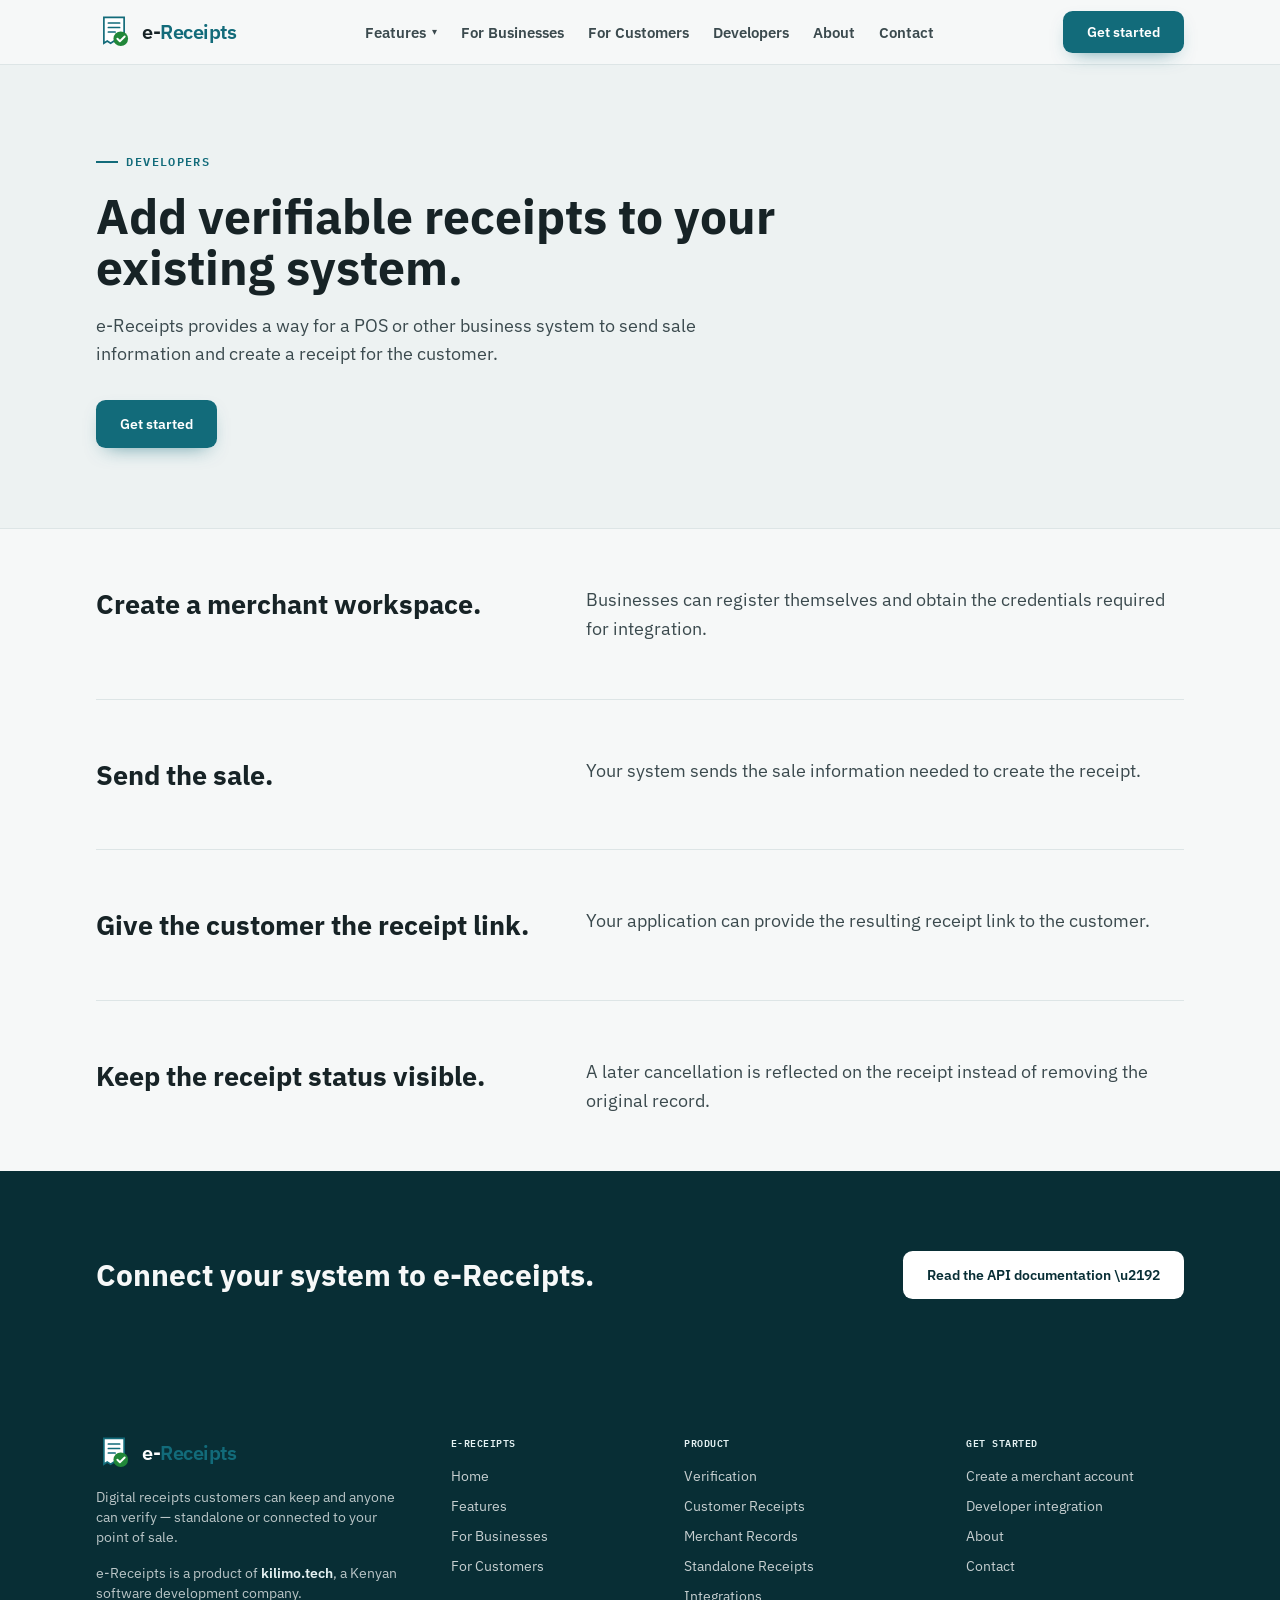
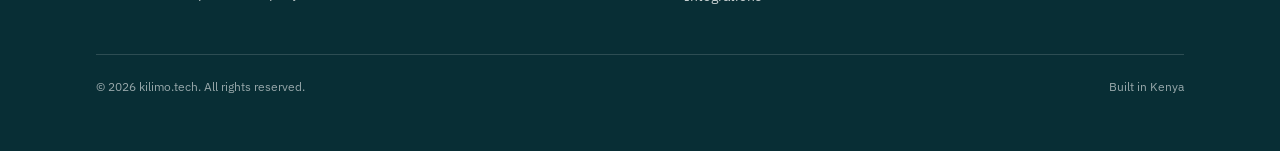
<file: developers.html>
<!DOCTYPE html><!--miAZxKKOmdLIISCBzGlE4--><html lang="en"><head><meta charSet="utf-8"/><meta name="viewport" content="width=device-width, initial-scale=1"/><link rel="stylesheet" href="/_next/static/chunks/4d782f076776551d.css" data-precedence="next"/><link rel="preload" as="script" fetchPriority="low" href="/_next/static/chunks/5bce68295c7f1f97.js"/><script src="/_next/static/chunks/391b5727e5bc11ec.js" async=""></script><script src="/_next/static/chunks/1c64b19886203277.js" async=""></script><script src="/_next/static/chunks/c44ba29902c6819e.js" async=""></script><script src="/_next/static/chunks/turbopack-5e5e5629a9695c20.js" async=""></script><script src="/_next/static/chunks/68452620cf562e21.js" async=""></script><script src="/_next/static/chunks/6c33792a57a66467.js" async=""></script><script src="/_next/static/chunks/beefb697acdd731a.js" async=""></script><link rel="preload" href="https://fonts.googleapis.com/css2?family=IBM+Plex+Sans:wght@400;500;600;700&amp;family=IBM+Plex+Mono:wght@400;500;600&amp;display=swap" as="style"/><link rel="preconnect" href="https://fonts.googleapis.com"/><link rel="preconnect" href="https://fonts.gstatic.com" crossorigin=""/><meta name="theme-color" content="#126B7A"/><title>e-Receipts API | Integrate Digital Receipts | e-Receipts</title><meta name="description" content="Connect your point-of-sale or business system to e-Receipts and issue verifiable digital receipts automatically."/><meta name="author" content="e-Receipts"/><link rel="manifest" href="/manifest.json"/><meta name="keywords" content="digital receipts,verifiable receipts,e-receipts Kenya,electronic receipt system,receipt verification,POS receipt integration"/><meta name="robots" content="index, follow"/><meta property="og:title" content="e-Receipts | Verifiable Digital Receipts for Every Sale"/><meta property="og:description" content="Issue digital receipts that customers can keep and anyone can verify — standalone or connected to your point of sale."/><meta property="og:url" content="https://e-receipts.cseco.co.ke"/><meta property="og:site_name" content="e-Receipts"/><meta property="og:locale" content="en_KE"/><meta property="og:image" content="https://e-receipts.cseco.co.ke/og-image.png"/><meta property="og:image:width" content="1200"/><meta property="og:image:height" content="630"/><meta property="og:image:alt" content="e-Receipts — a receipt anyone can check"/><meta property="og:type" content="website"/><meta name="twitter:card" content="summary_large_image"/><meta name="twitter:title" content="e-Receipts | Verifiable Digital Receipts for Every Sale"/><meta name="twitter:description" content="Issue digital receipts that customers can keep and anyone can verify — standalone or connected to your point of sale."/><meta name="twitter:image" content="https://e-receipts.cseco.co.ke/og-image.png"/><link rel="icon" href="/favicon.svg" type="image/svg+xml"/><link rel="icon" href="/favicon.png" type="image/png" sizes="32x32"/><link rel="apple-touch-icon" href="/apple-touch-icon.png"/><link rel="stylesheet" href="https://fonts.googleapis.com/css2?family=IBM+Plex+Sans:wght@400;500;600;700&amp;family=IBM+Plex+Mono:wght@400;500;600&amp;display=swap"/><script type="application/ld+json">[{"@context":"https://schema.org","@type":"Organization","name":"e-Receipts","url":"https://e-receipts.cseco.co.ke","logo":"https://e-receipts.cseco.co.ke/apple-touch-icon.png","description":"e-Receipts is a digital-receipt platform: businesses issue verifiable electronic receipts, customers keep them as links, and anyone can check that a receipt is genuine and whether the sale was later cancelled.","parentOrganization":{"@type":"Organization","name":"kilimo.tech","url":"https://kilimo.tech"},"address":{"@type":"PostalAddress","addressLocality":"Nairobi","addressCountry":"Kenya"}},{"@context":"https://schema.org","@type":"WebSite","name":"e-Receipts","url":"https://e-receipts.cseco.co.ke"}]</script><script src="/_next/static/chunks/a6dad97d9634a72d.js" noModule=""></script></head><body class="flex min-h-screen flex-col"><div hidden=""><!--$--><!--/$--></div><header class="sticky top-0 z-50 border-b border-[var(--color-line)] bg-[var(--color-paper)]/95 backdrop-blur"><div class="wrap flex h-16 items-center justify-between"><a class="flex items-center gap-2.5" href="/"><svg viewBox="0 0 64 64" class="h-9 w-9" aria-hidden="true" fill="none"><path d="M14 6 h36 v46 l-6 -4 -6 4 -6 -4 -6 4 -6 -4 -6 4 Z" fill="#FFFFFF" stroke="#126B7A" stroke-width="3"></path><path d="M22 16 h20 M22 24 h20 M22 32 h12" stroke="#126B7A" stroke-width="3" stroke-linecap="round"></path><circle cx="44" cy="44" r="13" fill="#218739"></circle><path d="M38 44 l4.5 4.5 L51 40" stroke="#fff" stroke-width="3.4" stroke-linecap="round" stroke-linejoin="round"></path></svg><span class="font-display font-semibold tracking-tight text-xl">e-<span class="text-[var(--color-teal)]">Receipts</span></span></a><nav class="hidden items-center gap-6 lg:flex"><div class="relative"><a class="flex items-center gap-1.5 text-[0.95rem] font-semibold text-[var(--color-ink-soft)] hover:text-[var(--color-teal)]" href="/features">Features <span class="text-[10px]">▾</span></a></div><a class="text-[0.95rem] font-semibold text-[var(--color-ink-soft)] hover:text-[var(--color-teal)]" href="/for-businesses">For Businesses</a><a class="text-[0.95rem] font-semibold text-[var(--color-ink-soft)] hover:text-[var(--color-teal)]" href="/for-customers">For Customers</a><a class="text-[0.95rem] font-semibold text-[var(--color-ink-soft)] hover:text-[var(--color-teal)]" href="/developers">Developers</a><a class="text-[0.95rem] font-semibold text-[var(--color-ink-soft)] hover:text-[var(--color-teal)]" href="/about">About</a><a class="text-[0.95rem] font-semibold text-[var(--color-ink-soft)] hover:text-[var(--color-teal)]" href="/contact">Contact</a></nav><div class="flex items-center gap-3"><a href="https://app.e-receipts.cseco.co.ke" class="btn btn-primary hidden !py-2.5 sm:inline-flex">Get started</a><button aria-label="Toggle menu" class="inline-flex h-10 w-10 items-center justify-center rounded-lg border border-[var(--color-line-strong)] text-[var(--color-teal-deep)] lg:hidden"><span class="text-lg">☰</span></button></div></div></header><main class="flex-1"><script type="application/ld+json">{"@context":"https://schema.org","@type":"BreadcrumbList","itemListElement":[{"@type":"ListItem","position":1,"name":"Home","item":"https://e-receipts.cseco.co.ke"},{"@type":"ListItem","position":2,"name":"Developers","item":"https://e-receipts.cseco.co.ke/developers"}]}</script><section class="border-b border-[var(--color-line)] bg-[var(--color-paper-deep)]"><div class="wrap py-16 lg:py-20"><div class="max-w-3xl"><span class="eyebrow">Developers</span><h1 class="mt-5 font-display text-4xl font-bold leading-[1.06] sm:text-5xl">Add verifiable receipts to your existing system.</h1><div class="mt-5 max-w-2xl space-y-3 text-lg text-[var(--color-ink-soft)]"><p>e-Receipts provides a way for a POS or other business system to send sale information and create a receipt for the customer.</p></div><div class="mt-8"><a href="https://app.e-receipts.cseco.co.ke" class="btn btn-primary">Get started</a></div></div></div></section><div class="wrap divide-y divide-[var(--color-line)]"><section class="grid gap-4 py-12 lg:grid-cols-[0.85fr_1.15fr] lg:gap-12 lg:py-14"><h2 class="font-display text-2xl font-bold leading-snug sm:text-[1.7rem]">Create a merchant workspace.</h2><div class="space-y-3 text-lg leading-relaxed text-[var(--color-ink-soft)]"><p>Businesses can register themselves and obtain the credentials required for integration.</p></div></section><section class="grid gap-4 py-12 lg:grid-cols-[0.85fr_1.15fr] lg:gap-12 lg:py-14"><h2 class="font-display text-2xl font-bold leading-snug sm:text-[1.7rem]">Send the sale.</h2><div class="space-y-3 text-lg leading-relaxed text-[var(--color-ink-soft)]"><p>Your system sends the sale information needed to create the receipt.</p></div></section><section class="grid gap-4 py-12 lg:grid-cols-[0.85fr_1.15fr] lg:gap-12 lg:py-14"><h2 class="font-display text-2xl font-bold leading-snug sm:text-[1.7rem]">Give the customer the receipt link.</h2><div class="space-y-3 text-lg leading-relaxed text-[var(--color-ink-soft)]"><p>Your application can provide the resulting receipt link to the customer.</p></div></section><section class="grid gap-4 py-12 lg:grid-cols-[0.85fr_1.15fr] lg:gap-12 lg:py-14"><h2 class="font-display text-2xl font-bold leading-snug sm:text-[1.7rem]">Keep the receipt status visible.</h2><div class="space-y-3 text-lg leading-relaxed text-[var(--color-ink-soft)]"><p>A later cancellation is reflected on the receipt instead of removing the original record.</p></div></section></div><section class="bg-[var(--color-teal-dark)] py-16 lg:py-20"><div class="wrap flex flex-col items-start justify-between gap-6 md:flex-row md:items-center"><div class="max-w-xl"><h2 class="font-display text-2xl font-bold text-[var(--color-paper)] sm:text-3xl">Connect your system to e-Receipts.</h2></div><a href="https://app.e-receipts.cseco.co.ke" class="btn shrink-0 bg-white text-[var(--color-teal-dark)] hover:bg-[var(--color-teal-soft)]">Read the API documentation \u2192</a></div></section><!--$--><!--/$--></main><footer class="bg-[var(--color-teal-dark)] text-[var(--color-paper)]"><div class="wrap py-14"><div class="grid gap-10 md:grid-cols-[1.3fr_0.8fr_1fr_0.9fr]"><div><a class="flex items-center gap-2.5" href="/"><svg viewBox="0 0 64 64" class="h-9 w-9" aria-hidden="true" fill="none"><path d="M14 6 h36 v46 l-6 -4 -6 4 -6 -4 -6 4 -6 -4 -6 4 Z" fill="#FFFFFF" stroke="#126B7A" stroke-width="3"></path><path d="M22 16 h20 M22 24 h20 M22 32 h12" stroke="#126B7A" stroke-width="3" stroke-linecap="round"></path><circle cx="44" cy="44" r="13" fill="#218739"></circle><path d="M38 44 l4.5 4.5 L51 40" stroke="#fff" stroke-width="3.4" stroke-linecap="round" stroke-linejoin="round"></path></svg><span class="font-display font-semibold tracking-tight text-xl text-white">e-<span class="text-[var(--color-teal)]">Receipts</span></span></a><p class="mt-4 max-w-xs text-sm text-[var(--color-paper)]/75">Digital receipts customers can keep and anyone can verify — standalone or connected to your point of sale.</p><p class="mt-4 max-w-xs text-sm text-[var(--color-paper)]/75">e-Receipts is a product of<!-- --> <a href="https://kilimo.tech" class="font-semibold text-[var(--color-teal-soft)] hover:text-white">kilimo.tech</a>, a Kenyan software development company.</p></div><div><h5 class="font-mono text-[10px] font-semibold uppercase tracking-wider text-[var(--color-teal-soft)]">e-Receipts</h5><ul class="mt-4 space-y-2.5 text-sm text-[var(--color-paper)]/80"><li><a class="hover:text-white" href="/">Home</a></li><li><a class="hover:text-white" href="/features">Features</a></li><li><a class="hover:text-white" href="/for-businesses">For Businesses</a></li><li><a class="hover:text-white" href="/for-customers">For Customers</a></li></ul></div><div><h5 class="font-mono text-[10px] font-semibold uppercase tracking-wider text-[var(--color-teal-soft)]">Product</h5><ul class="mt-4 space-y-2.5 text-sm text-[var(--color-paper)]/80"><li><a class="hover:text-white" href="/features/verification">Verification</a></li><li><a class="hover:text-white" href="/features/customer-receipts">Customer Receipts</a></li><li><a class="hover:text-white" href="/features/merchant-records">Merchant Records</a></li><li><a class="hover:text-white" href="/features/standalone">Standalone Receipts</a></li><li><a class="hover:text-white" href="/developers">Integrations</a></li></ul></div><div><h5 class="font-mono text-[10px] font-semibold uppercase tracking-wider text-[var(--color-teal-soft)]">Get started</h5><ul class="mt-4 space-y-2.5 text-sm text-[var(--color-paper)]/80"><li><a href="https://app.e-receipts.cseco.co.ke" class="hover:text-white">Create a merchant account</a></li><li><a class="hover:text-white" href="/developers">Developer integration</a></li><li><a class="hover:text-white" href="/about">About</a></li><li><a class="hover:text-white" href="/contact">Contact</a></li></ul></div></div><div class="mt-12 flex flex-col gap-3 border-t border-white/15 pt-6 sm:flex-row sm:items-center sm:justify-between"><p class="text-xs text-[var(--color-paper)]/60">© <!-- -->2026<!-- --> kilimo.tech. All rights reserved.</p><p class="text-xs text-[var(--color-paper)]/60">Built in Kenya</p></div></div></footer><script src="/_next/static/chunks/5bce68295c7f1f97.js" id="_R_" async=""></script><script>(self.__next_f=self.__next_f||[]).push([0])</script><script>self.__next_f.push([1,"1:\"$Sreact.fragment\"\n2:I[2971,[\"/_next/static/chunks/68452620cf562e21.js\"],\"Header\"]\n3:I[92322,[\"/_next/static/chunks/6c33792a57a66467.js\",\"/_next/static/chunks/beefb697acdd731a.js\"],\"default\"]\n4:I[81409,[\"/_next/static/chunks/6c33792a57a66467.js\",\"/_next/static/chunks/beefb697acdd731a.js\"],\"default\"]\n5:I[74426,[\"/_next/static/chunks/68452620cf562e21.js\"],\"\"]\ne:I[60374,[\"/_next/static/chunks/6c33792a57a66467.js\",\"/_next/static/chunks/beefb697acdd731a.js\"],\"default\"]\n:HL[\"/_next/static/chunks/4d782f076776551d.css\",\"style\"]\n:HL[\"https://fonts.googleapis.com/css2?family=IBM+Plex+Sans:wght@400;500;600;700\u0026family=IBM+Plex+Mono:wght@400;500;600\u0026display=swap\",\"style\"]\n"])</script><script>self.__next_f.push([1,"0:{\"P\":null,\"b\":\"miAZxKKOmdLIISCBzGlE4\",\"c\":[\"\",\"developers\"],\"q\":\"\",\"i\":false,\"f\":[[[\"\",{\"children\":[\"developers\",{\"children\":[\"__PAGE__\",{}]}]},\"$undefined\",\"$undefined\",true],[[\"$\",\"$1\",\"c\",{\"children\":[[[\"$\",\"link\",\"0\",{\"rel\":\"stylesheet\",\"href\":\"/_next/static/chunks/4d782f076776551d.css\",\"precedence\":\"next\",\"crossOrigin\":\"$undefined\",\"nonce\":\"$undefined\"}],[\"$\",\"script\",\"script-0\",{\"src\":\"/_next/static/chunks/68452620cf562e21.js\",\"async\":true,\"nonce\":\"$undefined\"}]],[\"$\",\"html\",null,{\"lang\":\"en\",\"children\":[[\"$\",\"head\",null,{\"children\":[[\"$\",\"link\",null,{\"rel\":\"preconnect\",\"href\":\"https://fonts.googleapis.com\"}],[\"$\",\"link\",null,{\"rel\":\"preconnect\",\"href\":\"https://fonts.gstatic.com\",\"crossOrigin\":\"\"}],[\"$\",\"link\",null,{\"rel\":\"stylesheet\",\"href\":\"https://fonts.googleapis.com/css2?family=IBM+Plex+Sans:wght@400;500;600;700\u0026family=IBM+Plex+Mono:wght@400;500;600\u0026display=swap\"}],[\"$\",\"script\",null,{\"type\":\"application/ld+json\",\"dangerouslySetInnerHTML\":{\"__html\":\"[{\\\"@context\\\":\\\"https://schema.org\\\",\\\"@type\\\":\\\"Organization\\\",\\\"name\\\":\\\"e-Receipts\\\",\\\"url\\\":\\\"https://e-receipts.cseco.co.ke\\\",\\\"logo\\\":\\\"https://e-receipts.cseco.co.ke/apple-touch-icon.png\\\",\\\"description\\\":\\\"e-Receipts is a digital-receipt platform: businesses issue verifiable electronic receipts, customers keep them as links, and anyone can check that a receipt is genuine and whether the sale was later cancelled.\\\",\\\"parentOrganization\\\":{\\\"@type\\\":\\\"Organization\\\",\\\"name\\\":\\\"kilimo.tech\\\",\\\"url\\\":\\\"https://kilimo.tech\\\"},\\\"address\\\":{\\\"@type\\\":\\\"PostalAddress\\\",\\\"addressLocality\\\":\\\"Nairobi\\\",\\\"addressCountry\\\":\\\"Kenya\\\"}},{\\\"@context\\\":\\\"https://schema.org\\\",\\\"@type\\\":\\\"WebSite\\\",\\\"name\\\":\\\"e-Receipts\\\",\\\"url\\\":\\\"https://e-receipts.cseco.co.ke\\\"}]\"}}]]}],[\"$\",\"body\",null,{\"className\":\"flex min-h-screen flex-col\",\"children\":[[\"$\",\"$L2\",null,{}],[\"$\",\"main\",null,{\"className\":\"flex-1\",\"children\":[\"$\",\"$L3\",null,{\"parallelRouterKey\":\"children\",\"error\":\"$undefined\",\"errorStyles\":\"$undefined\",\"errorScripts\":\"$undefined\",\"template\":[\"$\",\"$L4\",null,{}],\"templateStyles\":\"$undefined\",\"templateScripts\":\"$undefined\",\"notFound\":[[[\"$\",\"title\",null,{\"children\":\"404: This page could not be found.\"}],[\"$\",\"div\",null,{\"style\":{\"fontFamily\":\"system-ui,\\\"Segoe UI\\\",Roboto,Helvetica,Arial,sans-serif,\\\"Apple Color Emoji\\\",\\\"Segoe UI Emoji\\\"\",\"height\":\"100vh\",\"textAlign\":\"center\",\"display\":\"flex\",\"flexDirection\":\"column\",\"alignItems\":\"center\",\"justifyContent\":\"center\"},\"children\":[\"$\",\"div\",null,{\"children\":[[\"$\",\"style\",null,{\"dangerouslySetInnerHTML\":{\"__html\":\"body{color:#000;background:#fff;margin:0}.next-error-h1{border-right:1px solid rgba(0,0,0,.3)}@media (prefers-color-scheme:dark){body{color:#fff;background:#000}.next-error-h1{border-right:1px solid rgba(255,255,255,.3)}}\"}}],[\"$\",\"h1\",null,{\"className\":\"next-error-h1\",\"style\":{\"display\":\"inline-block\",\"margin\":\"0 20px 0 0\",\"padding\":\"0 23px 0 0\",\"fontSize\":24,\"fontWeight\":500,\"verticalAlign\":\"top\",\"lineHeight\":\"49px\"},\"children\":404}],[\"$\",\"div\",null,{\"style\":{\"display\":\"inline-block\"},\"children\":[\"$\",\"h2\",null,{\"style\":{\"fontSize\":14,\"fontWeight\":400,\"lineHeight\":\"49px\",\"margin\":0},\"children\":\"This page could not be found.\"}]}]]}]}]],[]],\"forbidden\":\"$undefined\",\"unauthorized\":\"$undefined\"}]}],[\"$\",\"footer\",null,{\"className\":\"bg-[var(--color-teal-dark)] text-[var(--color-paper)]\",\"children\":[\"$\",\"div\",null,{\"className\":\"wrap py-14\",\"children\":[[\"$\",\"div\",null,{\"className\":\"grid gap-10 md:grid-cols-[1.3fr_0.8fr_1fr_0.9fr]\",\"children\":[[\"$\",\"div\",null,{\"children\":[[\"$\",\"$L5\",null,{\"href\":\"/\",\"className\":\"flex items-center gap-2.5\",\"children\":[[\"$\",\"svg\",null,{\"viewBox\":\"0 0 64 64\",\"className\":\"h-9 w-9\",\"aria-hidden\":\"true\",\"fill\":\"none\",\"children\":[[\"$\",\"path\",null,{\"d\":\"M14 6 h36 v46 l-6 -4 -6 4 -6 -4 -6 4 -6 -4 -6 4 Z\",\"fill\":\"#FFFFFF\",\"stroke\":\"#126B7A\",\"strokeWidth\":\"3\"}],[\"$\",\"path\",null,{\"d\":\"M22 16 h20 M22 24 h20 M22 32 h12\",\"stroke\":\"#126B7A\",\"strokeWidth\":\"3\",\"strokeLinecap\":\"round\"}],[\"$\",\"circle\",null,{\"cx\":\"44\",\"cy\":\"44\",\"r\":\"13\",\"fill\":\"#218739\"}],[\"$\",\"path\",null,{\"d\":\"M38 44 l4.5 4.5 L51 40\",\"stroke\":\"#fff\",\"strokeWidth\":\"3.4\",\"strokeLinecap\":\"round\",\"strokeLinejoin\":\"round\"}]]}],[\"$\",\"span\",null,{\"className\":\"font-display font-semibold tracking-tight text-xl text-white\",\"children\":[\"e-\",[\"$\",\"span\",null,{\"className\":\"text-[var(--color-teal)]\",\"children\":\"Receipts\"}]]}]]}],[\"$\",\"p\",null,{\"className\":\"mt-4 max-w-xs text-sm text-[var(--color-paper)]/75\",\"children\":\"Digital receipts customers can keep and anyone can verify — standalone or connected to your point of sale.\"}],\"$L6\"]}],\"$L7\",\"$L8\",\"$L9\"]}],\"$La\"]}]}]]}]]}]]}],{\"children\":[\"$Lb\",{\"children\":[\"$Lc\",{},null,false,false]},null,false,false]},null,false,false],\"$Ld\",false]],\"m\":\"$undefined\",\"G\":[\"$e\",[]],\"S\":true}\n"])</script><script>self.__next_f.push([1,"12:I[19091,[\"/_next/static/chunks/6c33792a57a66467.js\",\"/_next/static/chunks/beefb697acdd731a.js\"],\"ViewportBoundary\"]\n14:I[19091,[\"/_next/static/chunks/6c33792a57a66467.js\",\"/_next/static/chunks/beefb697acdd731a.js\"],\"MetadataBoundary\"]\n15:\"$Sreact.suspense\"\n6:[\"$\",\"p\",null,{\"className\":\"mt-4 max-w-xs text-sm text-[var(--color-paper)]/75\",\"children\":[\"e-Receipts is a product of\",\" \",[\"$\",\"a\",null,{\"href\":\"https://kilimo.tech\",\"className\":\"font-semibold text-[var(--color-teal-soft)] hover:text-white\",\"children\":\"kilimo.tech\"}],\", a Kenyan software development company.\"]}]\n7:[\"$\",\"div\",null,{\"children\":[[\"$\",\"h5\",null,{\"className\":\"font-mono text-[10px] font-semibold uppercase tracking-wider text-[var(--color-teal-soft)]\",\"children\":\"e-Receipts\"}],[\"$\",\"ul\",null,{\"className\":\"mt-4 space-y-2.5 text-sm text-[var(--color-paper)]/80\",\"children\":[[\"$\",\"li\",\"/\",{\"children\":[\"$\",\"$L5\",null,{\"href\":\"/\",\"className\":\"hover:text-white\",\"children\":\"Home\"}]}],[\"$\",\"li\",\"/features\",{\"children\":[\"$\",\"$L5\",null,{\"href\":\"/features\",\"className\":\"hover:text-white\",\"children\":\"Features\"}]}],[\"$\",\"li\",\"/for-businesses\",{\"children\":[\"$\",\"$L5\",null,{\"href\":\"/for-businesses\",\"className\":\"hover:text-white\",\"children\":\"For Businesses\"}]}],[\"$\",\"li\",\"/for-customers\",{\"children\":[\"$\",\"$L5\",null,{\"href\":\"/for-customers\",\"className\":\"hover:text-white\",\"children\":\"For Customers\"}]}]]}]]}]\n8:[\"$\",\"div\",null,{\"children\":[[\"$\",\"h5\",null,{\"className\":\"font-mono text-[10px] font-semibold uppercase tracking-wider text-[var(--color-teal-soft)]\",\"children\":\"Product\"}],[\"$\",\"ul\",null,{\"className\":\"mt-4 space-y-2.5 text-sm text-[var(--color-paper)]/80\",\"children\":[[\"$\",\"li\",\"/features/verification\",{\"children\":[\"$\",\"$L5\",null,{\"href\":\"/features/verification\",\"className\":\"hover:text-white\",\"children\":\"Verification\"}]}],[\"$\",\"li\",\"/features/customer-receipts\",{\"children\":[\"$\",\"$L5\",null,{\"href\":\"/features/customer-receipts\",\"className\":\"hover:text-white\",\"children\":\"Customer Receipts\"}]}],[\"$\",\"li\",\"/features/merchant-records\",{\"children\":[\"$\",\"$L5\",null,{\"href\":\"/features/merchant-records\",\"className\":\"hover:text-white\",\"children\":\"Merchant Records\"}]}],[\"$\",\"li\",\"/features/standalone\",{\"children\":[\"$\",\"$L5\",null,{\"href\":\"/features/standalone\",\"className\":\"hover:text-white\",\"children\":\"Standalone Receipts\"}]}],[\"$\",\"li\",\"/developers\",{\"children\":[\"$\",\"$L5\",null,{\"href\":\"/developers\",\"className\":\"hover:text-white\",\"children\":\"Integrations\"}]}]]}]]}]\n9:[\"$\",\"div\",null,{\"children\":[[\"$\",\"h5\",null,{\"className\":\"font-mono text-[10px] font-semibold uppercase tracking-wider text-[var(--color-teal-soft)]\",\"children\":\"Get started\"}],[\"$\",\"ul\",null,{\"className\":\"mt-4 space-y-2.5 text-sm text-[var(--color-paper)]/80\",\"children\":[[\"$\",\"li\",null,{\"children\":[\"$\",\"a\",null,{\"href\":\"https://app.e-receipts.cseco.co.ke\",\"className\":\"hover:text-white\",\"children\":\"Create a merchant account\"}]}],[\"$\",\"li\",null,{\"children\":[\"$\",\"$L5\",null,{\"href\":\"/developers\",\"className\":\"hover:text-white\",\"children\":\"Developer integration\"}]}],[[\"$\",\"li\",\"/about\",{\"children\":[\"$\",\"$L5\",null,{\"href\":\"/about\",\"className\":\"hover:text-white\",\"children\":\"About\"}]}],[\"$\",\"li\",\"/contact\",{\"children\":[\"$\",\"$L5\",null,{\"href\":\"/contact\",\"className\":\"hover:text-white\",\"children\":\"Contact\"}]}]]]}]]}]\na:[\"$\",\"div\",null,{\"className\":\"mt-12 flex flex-col gap-3 border-t border-white/15 pt-6 sm:flex-row sm:items-center sm:justify-between\",\"children\":[[\"$\",\"p\",null,{\"className\":\"text-xs text-[var(--color-paper)]/60\",\"children\":[\"© \",2026,\" kilimo.tech. All rights reserved.\"]}],[\"$\",\"p\",null,{\"className\":\"text-xs text-[var(--color-paper)]/60\",\"children\":\"Built in Kenya\"}]]}]\nb:[\"$\",\"$1\",\"c\",{\"children\":[null,[\"$\",\"$L3\",null,{\"parallelRouterKey\":\"children\",\"error\":\"$undefined\",\"errorStyles\":\"$undefined\",\"errorScripts\":\"$undefined\",\"template\":[\"$\",\"$L4\",null,{}],\"templateStyles\":\"$undefined\",\"templateScripts\":\"$undefined\",\"notFound\":\"$undefined\",\"forbidden\":\"$undefined\",\"unauthorized\":\"$undefined\"}]]}]\n"])</script><script>self.__next_f.push([1,"c:[\"$\",\"$1\",\"c\",{\"children\":[[[\"$\",\"script\",null,{\"type\":\"application/ld+json\",\"dangerouslySetInnerHTML\":{\"__html\":\"{\\\"@context\\\":\\\"https://schema.org\\\",\\\"@type\\\":\\\"BreadcrumbList\\\",\\\"itemListElement\\\":[{\\\"@type\\\":\\\"ListItem\\\",\\\"position\\\":1,\\\"name\\\":\\\"Home\\\",\\\"item\\\":\\\"https://e-receipts.cseco.co.ke\\\"},{\\\"@type\\\":\\\"ListItem\\\",\\\"position\\\":2,\\\"name\\\":\\\"Developers\\\",\\\"item\\\":\\\"https://e-receipts.cseco.co.ke/developers\\\"}]}\"}}],[\"$\",\"section\",null,{\"className\":\"border-b border-[var(--color-line)] bg-[var(--color-paper-deep)]\",\"children\":[\"$\",\"div\",null,{\"className\":\"wrap py-16 lg:py-20\",\"children\":[\"$\",\"div\",null,{\"className\":\"max-w-3xl\",\"children\":[[\"$\",\"span\",null,{\"className\":\"eyebrow\",\"children\":\"Developers\"}],[\"$\",\"h1\",null,{\"className\":\"mt-5 font-display text-4xl font-bold leading-[1.06] sm:text-5xl\",\"children\":\"Add verifiable receipts to your existing system.\"}],[\"$\",\"div\",null,{\"className\":\"mt-5 max-w-2xl space-y-3 text-lg text-[var(--color-ink-soft)]\",\"children\":[\"$\",\"p\",null,{\"children\":\"e-Receipts provides a way for a POS or other business system to send sale information and create a receipt for the customer.\"}]}],[\"$\",\"div\",null,{\"className\":\"mt-8\",\"children\":[\"$\",\"a\",null,{\"href\":\"https://app.e-receipts.cseco.co.ke\",\"className\":\"btn btn-primary\",\"children\":\"Get started\"}]}]]}]}]}],[\"$\",\"div\",null,{\"className\":\"wrap divide-y divide-[var(--color-line)]\",\"children\":[[\"$\",\"section\",\"Create a merchant workspace.\",{\"className\":\"grid gap-4 py-12 lg:grid-cols-[0.85fr_1.15fr] lg:gap-12 lg:py-14\",\"children\":[[\"$\",\"h2\",null,{\"className\":\"font-display text-2xl font-bold leading-snug sm:text-[1.7rem]\",\"children\":\"Create a merchant workspace.\"}],[\"$\",\"div\",null,{\"className\":\"space-y-3 text-lg leading-relaxed text-[var(--color-ink-soft)]\",\"children\":[[\"$\",\"p\",\"Businesses can register themselves and obtain the credentials required for integration.\",{\"children\":\"Businesses can register themselves and obtain the credentials required for integration.\"}]]}]]}],[\"$\",\"section\",\"Send the sale.\",{\"className\":\"grid gap-4 py-12 lg:grid-cols-[0.85fr_1.15fr] lg:gap-12 lg:py-14\",\"children\":[[\"$\",\"h2\",null,{\"className\":\"font-display text-2xl font-bold leading-snug sm:text-[1.7rem]\",\"children\":\"Send the sale.\"}],[\"$\",\"div\",null,{\"className\":\"space-y-3 text-lg leading-relaxed text-[var(--color-ink-soft)]\",\"children\":[[\"$\",\"p\",\"Your system sends the sale information needed to create the receipt.\",{\"children\":\"Your system sends the sale information needed to create the receipt.\"}]]}]]}],[\"$\",\"section\",\"Give the customer the receipt link.\",{\"className\":\"grid gap-4 py-12 lg:grid-cols-[0.85fr_1.15fr] lg:gap-12 lg:py-14\",\"children\":[[\"$\",\"h2\",null,{\"className\":\"font-display text-2xl font-bold leading-snug sm:text-[1.7rem]\",\"children\":\"Give the customer the receipt link.\"}],[\"$\",\"div\",null,{\"className\":\"space-y-3 text-lg leading-relaxed text-[var(--color-ink-soft)]\",\"children\":[[\"$\",\"p\",\"Your application can provide the resulting receipt link to the customer.\",{\"children\":\"Your application can provide the resulting receipt link to the customer.\"}]]}]]}],[\"$\",\"section\",\"Keep the receipt status visible.\",{\"className\":\"grid gap-4 py-12 lg:grid-cols-[0.85fr_1.15fr] lg:gap-12 lg:py-14\",\"children\":[[\"$\",\"h2\",null,{\"className\":\"font-display text-2xl font-bold leading-snug sm:text-[1.7rem]\",\"children\":\"Keep the receipt status visible.\"}],[\"$\",\"div\",null,{\"className\":\"space-y-3 text-lg leading-relaxed text-[var(--color-ink-soft)]\",\"children\":[[\"$\",\"p\",\"A later cancellation is reflected on the receipt instead of removing the original record.\",{\"children\":\"A later cancellation is reflected on the receipt instead of removing the original record.\"}]]}]]}]]}],[\"$\",\"section\",null,{\"className\":\"bg-[var(--color-teal-dark)] py-16 lg:py-20\",\"children\":[\"$\",\"div\",null,{\"className\":\"wrap flex flex-col items-start justify-between gap-6 md:flex-row md:items-center\",\"children\":[\"$Lf\",\"$L10\"]}]}]],null,\"$L11\"]}]\n"])</script><script>self.__next_f.push([1,"d:[\"$\",\"$1\",\"h\",{\"children\":[null,[\"$\",\"$L12\",null,{\"children\":\"$@13\"}],[\"$\",\"div\",null,{\"hidden\":true,\"children\":[\"$\",\"$L14\",null,{\"children\":[\"$\",\"$15\",null,{\"name\":\"Next.Metadata\",\"children\":\"$@16\"}]}]}],null]}]\n"])</script><script>self.__next_f.push([1,"17:I[19091,[\"/_next/static/chunks/6c33792a57a66467.js\",\"/_next/static/chunks/beefb697acdd731a.js\"],\"OutletBoundary\"]\nf:[\"$\",\"div\",null,{\"className\":\"max-w-xl\",\"children\":[[\"$\",\"h2\",null,{\"className\":\"font-display text-2xl font-bold text-[var(--color-paper)] sm:text-3xl\",\"children\":\"Connect your system to e-Receipts.\"}],\"$undefined\"]}]\n10:[\"$\",\"a\",null,{\"href\":\"https://app.e-receipts.cseco.co.ke\",\"className\":\"btn shrink-0 bg-white text-[var(--color-teal-dark)] hover:bg-[var(--color-teal-soft)]\",\"children\":\"Read the API documentation \\\\u2192\"}]\n11:[\"$\",\"$L17\",null,{\"children\":[\"$\",\"$15\",null,{\"name\":\"Next.MetadataOutlet\",\"children\":\"$@18\"}]}]\n"])</script><script>self.__next_f.push([1,"13:[[\"$\",\"meta\",\"0\",{\"charSet\":\"utf-8\"}],[\"$\",\"meta\",\"1\",{\"name\":\"viewport\",\"content\":\"width=device-width, initial-scale=1\"}],[\"$\",\"meta\",\"2\",{\"name\":\"theme-color\",\"content\":\"#126B7A\"}]]\n"])</script><script>self.__next_f.push([1,"19:I[51042,[\"/_next/static/chunks/6c33792a57a66467.js\",\"/_next/static/chunks/beefb697acdd731a.js\"],\"IconMark\"]\n"])</script><script>self.__next_f.push([1,"16:[[\"$\",\"title\",\"0\",{\"children\":\"e-Receipts API | Integrate Digital Receipts | e-Receipts\"}],[\"$\",\"meta\",\"1\",{\"name\":\"description\",\"content\":\"Connect your point-of-sale or business system to e-Receipts and issue verifiable digital receipts automatically.\"}],[\"$\",\"meta\",\"2\",{\"name\":\"author\",\"content\":\"e-Receipts\"}],[\"$\",\"link\",\"3\",{\"rel\":\"manifest\",\"href\":\"/manifest.json\",\"crossOrigin\":\"$undefined\"}],[\"$\",\"meta\",\"4\",{\"name\":\"keywords\",\"content\":\"digital receipts,verifiable receipts,e-receipts Kenya,electronic receipt system,receipt verification,POS receipt integration\"}],[\"$\",\"meta\",\"5\",{\"name\":\"robots\",\"content\":\"index, follow\"}],[\"$\",\"meta\",\"6\",{\"property\":\"og:title\",\"content\":\"e-Receipts | Verifiable Digital Receipts for Every Sale\"}],[\"$\",\"meta\",\"7\",{\"property\":\"og:description\",\"content\":\"Issue digital receipts that customers can keep and anyone can verify — standalone or connected to your point of sale.\"}],[\"$\",\"meta\",\"8\",{\"property\":\"og:url\",\"content\":\"https://e-receipts.cseco.co.ke\"}],[\"$\",\"meta\",\"9\",{\"property\":\"og:site_name\",\"content\":\"e-Receipts\"}],[\"$\",\"meta\",\"10\",{\"property\":\"og:locale\",\"content\":\"en_KE\"}],[\"$\",\"meta\",\"11\",{\"property\":\"og:image\",\"content\":\"https://e-receipts.cseco.co.ke/og-image.png\"}],[\"$\",\"meta\",\"12\",{\"property\":\"og:image:width\",\"content\":\"1200\"}],[\"$\",\"meta\",\"13\",{\"property\":\"og:image:height\",\"content\":\"630\"}],[\"$\",\"meta\",\"14\",{\"property\":\"og:image:alt\",\"content\":\"e-Receipts — a receipt anyone can check\"}],[\"$\",\"meta\",\"15\",{\"property\":\"og:type\",\"content\":\"website\"}],[\"$\",\"meta\",\"16\",{\"name\":\"twitter:card\",\"content\":\"summary_large_image\"}],[\"$\",\"meta\",\"17\",{\"name\":\"twitter:title\",\"content\":\"e-Receipts | Verifiable Digital Receipts for Every Sale\"}],[\"$\",\"meta\",\"18\",{\"name\":\"twitter:description\",\"content\":\"Issue digital receipts that customers can keep and anyone can verify — standalone or connected to your point of sale.\"}],[\"$\",\"meta\",\"19\",{\"name\":\"twitter:image\",\"content\":\"https://e-receipts.cseco.co.ke/og-image.png\"}],[\"$\",\"link\",\"20\",{\"rel\":\"icon\",\"href\":\"/favicon.svg\",\"type\":\"image/svg+xml\"}],[\"$\",\"link\",\"21\",{\"rel\":\"icon\",\"href\":\"/favicon.png\",\"type\":\"image/png\",\"sizes\":\"32x32\"}],[\"$\",\"link\",\"22\",{\"rel\":\"apple-touch-icon\",\"href\":\"/apple-touch-icon.png\"}],[\"$\",\"$L19\",\"23\",{}]]\n"])</script><script>self.__next_f.push([1,"18:null\n"])</script></body></html>
</file>
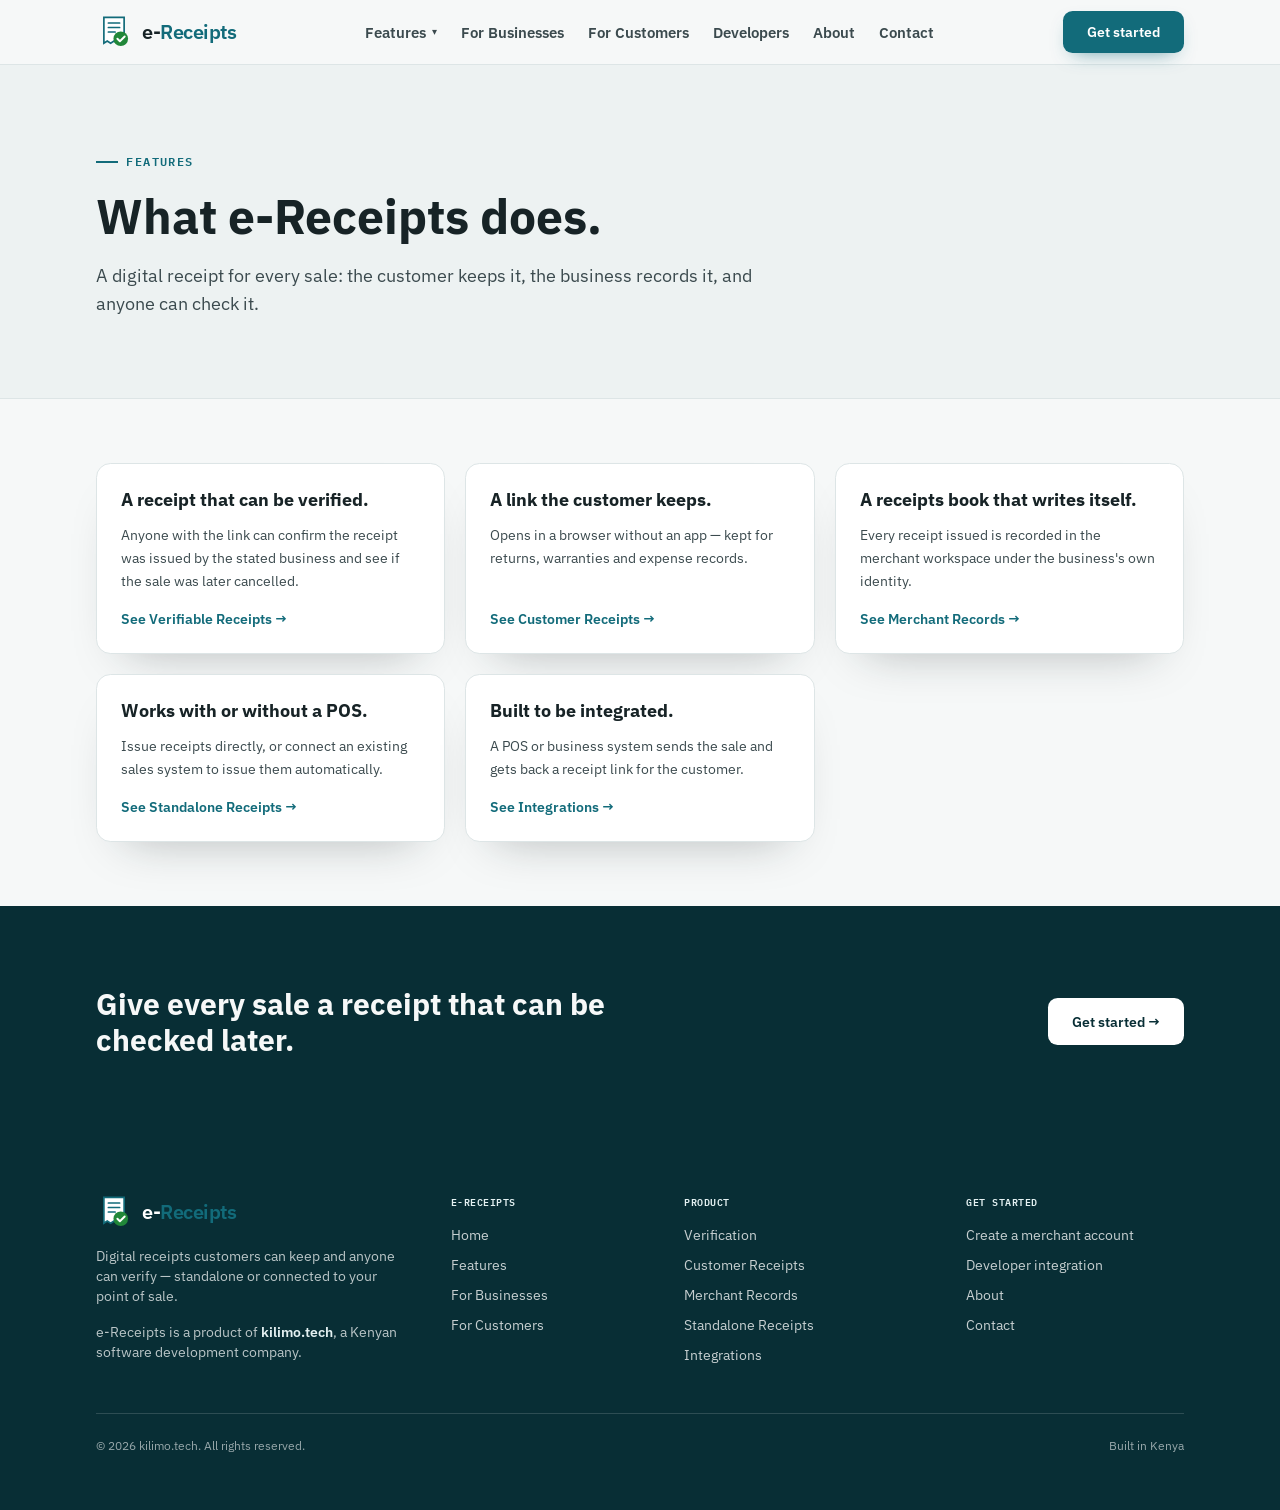
<file: features.html>
<!DOCTYPE html><!--miAZxKKOmdLIISCBzGlE4--><html lang="en"><head><meta charSet="utf-8"/><meta name="viewport" content="width=device-width, initial-scale=1"/><link rel="stylesheet" href="/_next/static/chunks/4d782f076776551d.css" data-precedence="next"/><link rel="preload" as="script" fetchPriority="low" href="/_next/static/chunks/5bce68295c7f1f97.js"/><script src="/_next/static/chunks/391b5727e5bc11ec.js" async=""></script><script src="/_next/static/chunks/1c64b19886203277.js" async=""></script><script src="/_next/static/chunks/c44ba29902c6819e.js" async=""></script><script src="/_next/static/chunks/turbopack-5e5e5629a9695c20.js" async=""></script><script src="/_next/static/chunks/68452620cf562e21.js" async=""></script><script src="/_next/static/chunks/6c33792a57a66467.js" async=""></script><script src="/_next/static/chunks/beefb697acdd731a.js" async=""></script><link rel="preload" href="https://fonts.googleapis.com/css2?family=IBM+Plex+Sans:wght@400;500;600;700&amp;family=IBM+Plex+Mono:wght@400;500;600&amp;display=swap" as="style"/><link rel="preconnect" href="https://fonts.googleapis.com"/><link rel="preconnect" href="https://fonts.gstatic.com" crossorigin=""/><meta name="theme-color" content="#126B7A"/><title>e-Receipts Features | Verification, Records and Integration | e-Receipts</title><meta name="description" content="What e-Receipts does: verifiable receipts, customer receipt links, merchant records, standalone issuing and POS integration."/><meta name="author" content="e-Receipts"/><link rel="manifest" href="/manifest.json"/><meta name="keywords" content="digital receipts,verifiable receipts,e-receipts Kenya,electronic receipt system,receipt verification,POS receipt integration"/><meta name="robots" content="index, follow"/><meta property="og:title" content="e-Receipts | Verifiable Digital Receipts for Every Sale"/><meta property="og:description" content="Issue digital receipts that customers can keep and anyone can verify — standalone or connected to your point of sale."/><meta property="og:url" content="https://e-receipts.cseco.co.ke"/><meta property="og:site_name" content="e-Receipts"/><meta property="og:locale" content="en_KE"/><meta property="og:image" content="https://e-receipts.cseco.co.ke/og-image.png"/><meta property="og:image:width" content="1200"/><meta property="og:image:height" content="630"/><meta property="og:image:alt" content="e-Receipts — a receipt anyone can check"/><meta property="og:type" content="website"/><meta name="twitter:card" content="summary_large_image"/><meta name="twitter:title" content="e-Receipts | Verifiable Digital Receipts for Every Sale"/><meta name="twitter:description" content="Issue digital receipts that customers can keep and anyone can verify — standalone or connected to your point of sale."/><meta name="twitter:image" content="https://e-receipts.cseco.co.ke/og-image.png"/><link rel="icon" href="/favicon.svg" type="image/svg+xml"/><link rel="icon" href="/favicon.png" type="image/png" sizes="32x32"/><link rel="apple-touch-icon" href="/apple-touch-icon.png"/><link rel="stylesheet" href="https://fonts.googleapis.com/css2?family=IBM+Plex+Sans:wght@400;500;600;700&amp;family=IBM+Plex+Mono:wght@400;500;600&amp;display=swap"/><script type="application/ld+json">[{"@context":"https://schema.org","@type":"Organization","name":"e-Receipts","url":"https://e-receipts.cseco.co.ke","logo":"https://e-receipts.cseco.co.ke/apple-touch-icon.png","description":"e-Receipts is a digital-receipt platform: businesses issue verifiable electronic receipts, customers keep them as links, and anyone can check that a receipt is genuine and whether the sale was later cancelled.","parentOrganization":{"@type":"Organization","name":"kilimo.tech","url":"https://kilimo.tech"},"address":{"@type":"PostalAddress","addressLocality":"Nairobi","addressCountry":"Kenya"}},{"@context":"https://schema.org","@type":"WebSite","name":"e-Receipts","url":"https://e-receipts.cseco.co.ke"}]</script><script src="/_next/static/chunks/a6dad97d9634a72d.js" noModule=""></script></head><body class="flex min-h-screen flex-col"><div hidden=""><!--$--><!--/$--></div><header class="sticky top-0 z-50 border-b border-[var(--color-line)] bg-[var(--color-paper)]/95 backdrop-blur"><div class="wrap flex h-16 items-center justify-between"><a class="flex items-center gap-2.5" href="/"><svg viewBox="0 0 64 64" class="h-9 w-9" aria-hidden="true" fill="none"><path d="M14 6 h36 v46 l-6 -4 -6 4 -6 -4 -6 4 -6 -4 -6 4 Z" fill="#FFFFFF" stroke="#126B7A" stroke-width="3"></path><path d="M22 16 h20 M22 24 h20 M22 32 h12" stroke="#126B7A" stroke-width="3" stroke-linecap="round"></path><circle cx="44" cy="44" r="13" fill="#218739"></circle><path d="M38 44 l4.5 4.5 L51 40" stroke="#fff" stroke-width="3.4" stroke-linecap="round" stroke-linejoin="round"></path></svg><span class="font-display font-semibold tracking-tight text-xl">e-<span class="text-[var(--color-teal)]">Receipts</span></span></a><nav class="hidden items-center gap-6 lg:flex"><div class="relative"><a class="flex items-center gap-1.5 text-[0.95rem] font-semibold text-[var(--color-ink-soft)] hover:text-[var(--color-teal)]" href="/features">Features <span class="text-[10px]">▾</span></a></div><a class="text-[0.95rem] font-semibold text-[var(--color-ink-soft)] hover:text-[var(--color-teal)]" href="/for-businesses">For Businesses</a><a class="text-[0.95rem] font-semibold text-[var(--color-ink-soft)] hover:text-[var(--color-teal)]" href="/for-customers">For Customers</a><a class="text-[0.95rem] font-semibold text-[var(--color-ink-soft)] hover:text-[var(--color-teal)]" href="/developers">Developers</a><a class="text-[0.95rem] font-semibold text-[var(--color-ink-soft)] hover:text-[var(--color-teal)]" href="/about">About</a><a class="text-[0.95rem] font-semibold text-[var(--color-ink-soft)] hover:text-[var(--color-teal)]" href="/contact">Contact</a></nav><div class="flex items-center gap-3"><a href="https://app.e-receipts.cseco.co.ke" class="btn btn-primary hidden !py-2.5 sm:inline-flex">Get started</a><button aria-label="Toggle menu" class="inline-flex h-10 w-10 items-center justify-center rounded-lg border border-[var(--color-line-strong)] text-[var(--color-teal-deep)] lg:hidden"><span class="text-lg">☰</span></button></div></div></header><main class="flex-1"><script type="application/ld+json">{"@context":"https://schema.org","@type":"BreadcrumbList","itemListElement":[{"@type":"ListItem","position":1,"name":"Home","item":"https://e-receipts.cseco.co.ke"},{"@type":"ListItem","position":2,"name":"Features","item":"https://e-receipts.cseco.co.ke/features"}]}</script><section class="border-b border-[var(--color-line)] bg-[var(--color-paper-deep)]"><div class="wrap py-16 lg:py-20"><div class="max-w-3xl"><span class="eyebrow">Features</span><h1 class="mt-5 font-display text-4xl font-bold leading-[1.06] sm:text-5xl">What e-Receipts does.</h1><div class="mt-5 max-w-2xl space-y-3 text-lg text-[var(--color-ink-soft)]"><p>A digital receipt for every sale: the customer keeps it, the business records it, and anyone can check it.</p></div></div></div></section><section class="py-14 lg:py-16"><div class="wrap grid gap-5 sm:grid-cols-2 lg:grid-cols-3"><a class="receipt group flex flex-col p-6 transition-colors hover:border-[var(--color-teal)]" href="/features/verification"><h2 class="font-display text-lg font-bold leading-snug">A receipt that can be verified.</h2><p class="mt-3 flex-1 text-sm leading-relaxed text-[var(--color-ink-soft)]">Anyone with the link can confirm the receipt was issued by the stated business and see if the sale was later cancelled.</p><span class="mt-4 text-sm font-semibold text-[var(--color-teal)] group-hover:text-[var(--color-teal-deep)]">See Verifiable Receipts →</span></a><a class="receipt group flex flex-col p-6 transition-colors hover:border-[var(--color-teal)]" href="/features/customer-receipts"><h2 class="font-display text-lg font-bold leading-snug">A link the customer keeps.</h2><p class="mt-3 flex-1 text-sm leading-relaxed text-[var(--color-ink-soft)]">Opens in a browser without an app — kept for returns, warranties and expense records.</p><span class="mt-4 text-sm font-semibold text-[var(--color-teal)] group-hover:text-[var(--color-teal-deep)]">See Customer Receipts →</span></a><a class="receipt group flex flex-col p-6 transition-colors hover:border-[var(--color-teal)]" href="/features/merchant-records"><h2 class="font-display text-lg font-bold leading-snug">A receipts book that writes itself.</h2><p class="mt-3 flex-1 text-sm leading-relaxed text-[var(--color-ink-soft)]">Every receipt issued is recorded in the merchant workspace under the business&#x27;s own identity.</p><span class="mt-4 text-sm font-semibold text-[var(--color-teal)] group-hover:text-[var(--color-teal-deep)]">See Merchant Records →</span></a><a class="receipt group flex flex-col p-6 transition-colors hover:border-[var(--color-teal)]" href="/features/standalone"><h2 class="font-display text-lg font-bold leading-snug">Works with or without a POS.</h2><p class="mt-3 flex-1 text-sm leading-relaxed text-[var(--color-ink-soft)]">Issue receipts directly, or connect an existing sales system to issue them automatically.</p><span class="mt-4 text-sm font-semibold text-[var(--color-teal)] group-hover:text-[var(--color-teal-deep)]">See Standalone Receipts →</span></a><a class="receipt group flex flex-col p-6 transition-colors hover:border-[var(--color-teal)]" href="/developers"><h2 class="font-display text-lg font-bold leading-snug">Built to be integrated.</h2><p class="mt-3 flex-1 text-sm leading-relaxed text-[var(--color-ink-soft)]">A POS or business system sends the sale and gets back a receipt link for the customer.</p><span class="mt-4 text-sm font-semibold text-[var(--color-teal)] group-hover:text-[var(--color-teal-deep)]">See Integrations →</span></a></div></section><section class="bg-[var(--color-teal-dark)] py-16 lg:py-20"><div class="wrap flex flex-col items-start justify-between gap-6 md:flex-row md:items-center"><div class="max-w-xl"><h2 class="font-display text-2xl font-bold text-[var(--color-paper)] sm:text-3xl">Give every sale a receipt that can be checked later.</h2></div><a href="https://app.e-receipts.cseco.co.ke" class="btn shrink-0 bg-white text-[var(--color-teal-dark)] hover:bg-[var(--color-teal-soft)]">Get started →</a></div></section><!--$--><!--/$--></main><footer class="bg-[var(--color-teal-dark)] text-[var(--color-paper)]"><div class="wrap py-14"><div class="grid gap-10 md:grid-cols-[1.3fr_0.8fr_1fr_0.9fr]"><div><a class="flex items-center gap-2.5" href="/"><svg viewBox="0 0 64 64" class="h-9 w-9" aria-hidden="true" fill="none"><path d="M14 6 h36 v46 l-6 -4 -6 4 -6 -4 -6 4 -6 -4 -6 4 Z" fill="#FFFFFF" stroke="#126B7A" stroke-width="3"></path><path d="M22 16 h20 M22 24 h20 M22 32 h12" stroke="#126B7A" stroke-width="3" stroke-linecap="round"></path><circle cx="44" cy="44" r="13" fill="#218739"></circle><path d="M38 44 l4.5 4.5 L51 40" stroke="#fff" stroke-width="3.4" stroke-linecap="round" stroke-linejoin="round"></path></svg><span class="font-display font-semibold tracking-tight text-xl text-white">e-<span class="text-[var(--color-teal)]">Receipts</span></span></a><p class="mt-4 max-w-xs text-sm text-[var(--color-paper)]/75">Digital receipts customers can keep and anyone can verify — standalone or connected to your point of sale.</p><p class="mt-4 max-w-xs text-sm text-[var(--color-paper)]/75">e-Receipts is a product of<!-- --> <a href="https://kilimo.tech" class="font-semibold text-[var(--color-teal-soft)] hover:text-white">kilimo.tech</a>, a Kenyan software development company.</p></div><div><h5 class="font-mono text-[10px] font-semibold uppercase tracking-wider text-[var(--color-teal-soft)]">e-Receipts</h5><ul class="mt-4 space-y-2.5 text-sm text-[var(--color-paper)]/80"><li><a class="hover:text-white" href="/">Home</a></li><li><a class="hover:text-white" href="/features">Features</a></li><li><a class="hover:text-white" href="/for-businesses">For Businesses</a></li><li><a class="hover:text-white" href="/for-customers">For Customers</a></li></ul></div><div><h5 class="font-mono text-[10px] font-semibold uppercase tracking-wider text-[var(--color-teal-soft)]">Product</h5><ul class="mt-4 space-y-2.5 text-sm text-[var(--color-paper)]/80"><li><a class="hover:text-white" href="/features/verification">Verification</a></li><li><a class="hover:text-white" href="/features/customer-receipts">Customer Receipts</a></li><li><a class="hover:text-white" href="/features/merchant-records">Merchant Records</a></li><li><a class="hover:text-white" href="/features/standalone">Standalone Receipts</a></li><li><a class="hover:text-white" href="/developers">Integrations</a></li></ul></div><div><h5 class="font-mono text-[10px] font-semibold uppercase tracking-wider text-[var(--color-teal-soft)]">Get started</h5><ul class="mt-4 space-y-2.5 text-sm text-[var(--color-paper)]/80"><li><a href="https://app.e-receipts.cseco.co.ke" class="hover:text-white">Create a merchant account</a></li><li><a class="hover:text-white" href="/developers">Developer integration</a></li><li><a class="hover:text-white" href="/about">About</a></li><li><a class="hover:text-white" href="/contact">Contact</a></li></ul></div></div><div class="mt-12 flex flex-col gap-3 border-t border-white/15 pt-6 sm:flex-row sm:items-center sm:justify-between"><p class="text-xs text-[var(--color-paper)]/60">© <!-- -->2026<!-- --> kilimo.tech. All rights reserved.</p><p class="text-xs text-[var(--color-paper)]/60">Built in Kenya</p></div></div></footer><script src="/_next/static/chunks/5bce68295c7f1f97.js" id="_R_" async=""></script><script>(self.__next_f=self.__next_f||[]).push([0])</script><script>self.__next_f.push([1,"1:\"$Sreact.fragment\"\n2:I[2971,[\"/_next/static/chunks/68452620cf562e21.js\"],\"Header\"]\n3:I[92322,[\"/_next/static/chunks/6c33792a57a66467.js\",\"/_next/static/chunks/beefb697acdd731a.js\"],\"default\"]\n4:I[81409,[\"/_next/static/chunks/6c33792a57a66467.js\",\"/_next/static/chunks/beefb697acdd731a.js\"],\"default\"]\n5:I[74426,[\"/_next/static/chunks/68452620cf562e21.js\"],\"\"]\ne:I[60374,[\"/_next/static/chunks/6c33792a57a66467.js\",\"/_next/static/chunks/beefb697acdd731a.js\"],\"default\"]\n:HL[\"/_next/static/chunks/4d782f076776551d.css\",\"style\"]\n:HL[\"https://fonts.googleapis.com/css2?family=IBM+Plex+Sans:wght@400;500;600;700\u0026family=IBM+Plex+Mono:wght@400;500;600\u0026display=swap\",\"style\"]\n"])</script><script>self.__next_f.push([1,"0:{\"P\":null,\"b\":\"miAZxKKOmdLIISCBzGlE4\",\"c\":[\"\",\"features\"],\"q\":\"\",\"i\":false,\"f\":[[[\"\",{\"children\":[\"features\",{\"children\":[\"__PAGE__\",{}]}]},\"$undefined\",\"$undefined\",true],[[\"$\",\"$1\",\"c\",{\"children\":[[[\"$\",\"link\",\"0\",{\"rel\":\"stylesheet\",\"href\":\"/_next/static/chunks/4d782f076776551d.css\",\"precedence\":\"next\",\"crossOrigin\":\"$undefined\",\"nonce\":\"$undefined\"}],[\"$\",\"script\",\"script-0\",{\"src\":\"/_next/static/chunks/68452620cf562e21.js\",\"async\":true,\"nonce\":\"$undefined\"}]],[\"$\",\"html\",null,{\"lang\":\"en\",\"children\":[[\"$\",\"head\",null,{\"children\":[[\"$\",\"link\",null,{\"rel\":\"preconnect\",\"href\":\"https://fonts.googleapis.com\"}],[\"$\",\"link\",null,{\"rel\":\"preconnect\",\"href\":\"https://fonts.gstatic.com\",\"crossOrigin\":\"\"}],[\"$\",\"link\",null,{\"rel\":\"stylesheet\",\"href\":\"https://fonts.googleapis.com/css2?family=IBM+Plex+Sans:wght@400;500;600;700\u0026family=IBM+Plex+Mono:wght@400;500;600\u0026display=swap\"}],[\"$\",\"script\",null,{\"type\":\"application/ld+json\",\"dangerouslySetInnerHTML\":{\"__html\":\"[{\\\"@context\\\":\\\"https://schema.org\\\",\\\"@type\\\":\\\"Organization\\\",\\\"name\\\":\\\"e-Receipts\\\",\\\"url\\\":\\\"https://e-receipts.cseco.co.ke\\\",\\\"logo\\\":\\\"https://e-receipts.cseco.co.ke/apple-touch-icon.png\\\",\\\"description\\\":\\\"e-Receipts is a digital-receipt platform: businesses issue verifiable electronic receipts, customers keep them as links, and anyone can check that a receipt is genuine and whether the sale was later cancelled.\\\",\\\"parentOrganization\\\":{\\\"@type\\\":\\\"Organization\\\",\\\"name\\\":\\\"kilimo.tech\\\",\\\"url\\\":\\\"https://kilimo.tech\\\"},\\\"address\\\":{\\\"@type\\\":\\\"PostalAddress\\\",\\\"addressLocality\\\":\\\"Nairobi\\\",\\\"addressCountry\\\":\\\"Kenya\\\"}},{\\\"@context\\\":\\\"https://schema.org\\\",\\\"@type\\\":\\\"WebSite\\\",\\\"name\\\":\\\"e-Receipts\\\",\\\"url\\\":\\\"https://e-receipts.cseco.co.ke\\\"}]\"}}]]}],[\"$\",\"body\",null,{\"className\":\"flex min-h-screen flex-col\",\"children\":[[\"$\",\"$L2\",null,{}],[\"$\",\"main\",null,{\"className\":\"flex-1\",\"children\":[\"$\",\"$L3\",null,{\"parallelRouterKey\":\"children\",\"error\":\"$undefined\",\"errorStyles\":\"$undefined\",\"errorScripts\":\"$undefined\",\"template\":[\"$\",\"$L4\",null,{}],\"templateStyles\":\"$undefined\",\"templateScripts\":\"$undefined\",\"notFound\":[[[\"$\",\"title\",null,{\"children\":\"404: This page could not be found.\"}],[\"$\",\"div\",null,{\"style\":{\"fontFamily\":\"system-ui,\\\"Segoe UI\\\",Roboto,Helvetica,Arial,sans-serif,\\\"Apple Color Emoji\\\",\\\"Segoe UI Emoji\\\"\",\"height\":\"100vh\",\"textAlign\":\"center\",\"display\":\"flex\",\"flexDirection\":\"column\",\"alignItems\":\"center\",\"justifyContent\":\"center\"},\"children\":[\"$\",\"div\",null,{\"children\":[[\"$\",\"style\",null,{\"dangerouslySetInnerHTML\":{\"__html\":\"body{color:#000;background:#fff;margin:0}.next-error-h1{border-right:1px solid rgba(0,0,0,.3)}@media (prefers-color-scheme:dark){body{color:#fff;background:#000}.next-error-h1{border-right:1px solid rgba(255,255,255,.3)}}\"}}],[\"$\",\"h1\",null,{\"className\":\"next-error-h1\",\"style\":{\"display\":\"inline-block\",\"margin\":\"0 20px 0 0\",\"padding\":\"0 23px 0 0\",\"fontSize\":24,\"fontWeight\":500,\"verticalAlign\":\"top\",\"lineHeight\":\"49px\"},\"children\":404}],[\"$\",\"div\",null,{\"style\":{\"display\":\"inline-block\"},\"children\":[\"$\",\"h2\",null,{\"style\":{\"fontSize\":14,\"fontWeight\":400,\"lineHeight\":\"49px\",\"margin\":0},\"children\":\"This page could not be found.\"}]}]]}]}]],[]],\"forbidden\":\"$undefined\",\"unauthorized\":\"$undefined\"}]}],[\"$\",\"footer\",null,{\"className\":\"bg-[var(--color-teal-dark)] text-[var(--color-paper)]\",\"children\":[\"$\",\"div\",null,{\"className\":\"wrap py-14\",\"children\":[[\"$\",\"div\",null,{\"className\":\"grid gap-10 md:grid-cols-[1.3fr_0.8fr_1fr_0.9fr]\",\"children\":[[\"$\",\"div\",null,{\"children\":[[\"$\",\"$L5\",null,{\"href\":\"/\",\"className\":\"flex items-center gap-2.5\",\"children\":[[\"$\",\"svg\",null,{\"viewBox\":\"0 0 64 64\",\"className\":\"h-9 w-9\",\"aria-hidden\":\"true\",\"fill\":\"none\",\"children\":[[\"$\",\"path\",null,{\"d\":\"M14 6 h36 v46 l-6 -4 -6 4 -6 -4 -6 4 -6 -4 -6 4 Z\",\"fill\":\"#FFFFFF\",\"stroke\":\"#126B7A\",\"strokeWidth\":\"3\"}],[\"$\",\"path\",null,{\"d\":\"M22 16 h20 M22 24 h20 M22 32 h12\",\"stroke\":\"#126B7A\",\"strokeWidth\":\"3\",\"strokeLinecap\":\"round\"}],[\"$\",\"circle\",null,{\"cx\":\"44\",\"cy\":\"44\",\"r\":\"13\",\"fill\":\"#218739\"}],[\"$\",\"path\",null,{\"d\":\"M38 44 l4.5 4.5 L51 40\",\"stroke\":\"#fff\",\"strokeWidth\":\"3.4\",\"strokeLinecap\":\"round\",\"strokeLinejoin\":\"round\"}]]}],[\"$\",\"span\",null,{\"className\":\"font-display font-semibold tracking-tight text-xl text-white\",\"children\":[\"e-\",[\"$\",\"span\",null,{\"className\":\"text-[var(--color-teal)]\",\"children\":\"Receipts\"}]]}]]}],[\"$\",\"p\",null,{\"className\":\"mt-4 max-w-xs text-sm text-[var(--color-paper)]/75\",\"children\":\"Digital receipts customers can keep and anyone can verify — standalone or connected to your point of sale.\"}],\"$L6\"]}],\"$L7\",\"$L8\",\"$L9\"]}],\"$La\"]}]}]]}]]}]]}],{\"children\":[\"$Lb\",{\"children\":[\"$Lc\",{},null,false,false]},null,false,false]},null,false,false],\"$Ld\",false]],\"m\":\"$undefined\",\"G\":[\"$e\",[]],\"S\":true}\n"])</script><script>self.__next_f.push([1,"12:I[19091,[\"/_next/static/chunks/6c33792a57a66467.js\",\"/_next/static/chunks/beefb697acdd731a.js\"],\"ViewportBoundary\"]\n14:I[19091,[\"/_next/static/chunks/6c33792a57a66467.js\",\"/_next/static/chunks/beefb697acdd731a.js\"],\"MetadataBoundary\"]\n15:\"$Sreact.suspense\"\n6:[\"$\",\"p\",null,{\"className\":\"mt-4 max-w-xs text-sm text-[var(--color-paper)]/75\",\"children\":[\"e-Receipts is a product of\",\" \",[\"$\",\"a\",null,{\"href\":\"https://kilimo.tech\",\"className\":\"font-semibold text-[var(--color-teal-soft)] hover:text-white\",\"children\":\"kilimo.tech\"}],\", a Kenyan software development company.\"]}]\n7:[\"$\",\"div\",null,{\"children\":[[\"$\",\"h5\",null,{\"className\":\"font-mono text-[10px] font-semibold uppercase tracking-wider text-[var(--color-teal-soft)]\",\"children\":\"e-Receipts\"}],[\"$\",\"ul\",null,{\"className\":\"mt-4 space-y-2.5 text-sm text-[var(--color-paper)]/80\",\"children\":[[\"$\",\"li\",\"/\",{\"children\":[\"$\",\"$L5\",null,{\"href\":\"/\",\"className\":\"hover:text-white\",\"children\":\"Home\"}]}],[\"$\",\"li\",\"/features\",{\"children\":[\"$\",\"$L5\",null,{\"href\":\"/features\",\"className\":\"hover:text-white\",\"children\":\"Features\"}]}],[\"$\",\"li\",\"/for-businesses\",{\"children\":[\"$\",\"$L5\",null,{\"href\":\"/for-businesses\",\"className\":\"hover:text-white\",\"children\":\"For Businesses\"}]}],[\"$\",\"li\",\"/for-customers\",{\"children\":[\"$\",\"$L5\",null,{\"href\":\"/for-customers\",\"className\":\"hover:text-white\",\"children\":\"For Customers\"}]}]]}]]}]\n8:[\"$\",\"div\",null,{\"children\":[[\"$\",\"h5\",null,{\"className\":\"font-mono text-[10px] font-semibold uppercase tracking-wider text-[var(--color-teal-soft)]\",\"children\":\"Product\"}],[\"$\",\"ul\",null,{\"className\":\"mt-4 space-y-2.5 text-sm text-[var(--color-paper)]/80\",\"children\":[[\"$\",\"li\",\"/features/verification\",{\"children\":[\"$\",\"$L5\",null,{\"href\":\"/features/verification\",\"className\":\"hover:text-white\",\"children\":\"Verification\"}]}],[\"$\",\"li\",\"/features/customer-receipts\",{\"children\":[\"$\",\"$L5\",null,{\"href\":\"/features/customer-receipts\",\"className\":\"hover:text-white\",\"children\":\"Customer Receipts\"}]}],[\"$\",\"li\",\"/features/merchant-records\",{\"children\":[\"$\",\"$L5\",null,{\"href\":\"/features/merchant-records\",\"className\":\"hover:text-white\",\"children\":\"Merchant Records\"}]}],[\"$\",\"li\",\"/features/standalone\",{\"children\":[\"$\",\"$L5\",null,{\"href\":\"/features/standalone\",\"className\":\"hover:text-white\",\"children\":\"Standalone Receipts\"}]}],[\"$\",\"li\",\"/developers\",{\"children\":[\"$\",\"$L5\",null,{\"href\":\"/developers\",\"className\":\"hover:text-white\",\"children\":\"Integrations\"}]}]]}]]}]\n9:[\"$\",\"div\",null,{\"children\":[[\"$\",\"h5\",null,{\"className\":\"font-mono text-[10px] font-semibold uppercase tracking-wider text-[var(--color-teal-soft)]\",\"children\":\"Get started\"}],[\"$\",\"ul\",null,{\"className\":\"mt-4 space-y-2.5 text-sm text-[var(--color-paper)]/80\",\"children\":[[\"$\",\"li\",null,{\"children\":[\"$\",\"a\",null,{\"href\":\"https://app.e-receipts.cseco.co.ke\",\"className\":\"hover:text-white\",\"children\":\"Create a merchant account\"}]}],[\"$\",\"li\",null,{\"children\":[\"$\",\"$L5\",null,{\"href\":\"/developers\",\"className\":\"hover:text-white\",\"children\":\"Developer integration\"}]}],[[\"$\",\"li\",\"/about\",{\"children\":[\"$\",\"$L5\",null,{\"href\":\"/about\",\"className\":\"hover:text-white\",\"children\":\"About\"}]}],[\"$\",\"li\",\"/contact\",{\"children\":[\"$\",\"$L5\",null,{\"href\":\"/contact\",\"className\":\"hover:text-white\",\"children\":\"Contact\"}]}]]]}]]}]\na:[\"$\",\"div\",null,{\"className\":\"mt-12 flex flex-col gap-3 border-t border-white/15 pt-6 sm:flex-row sm:items-center sm:justify-between\",\"children\":[[\"$\",\"p\",null,{\"className\":\"text-xs text-[var(--color-paper)]/60\",\"children\":[\"© \",2026,\" kilimo.tech. All rights reserved.\"]}],[\"$\",\"p\",null,{\"className\":\"text-xs text-[var(--color-paper)]/60\",\"children\":\"Built in Kenya\"}]]}]\nb:[\"$\",\"$1\",\"c\",{\"children\":[null,[\"$\",\"$L3\",null,{\"parallelRouterKey\":\"children\",\"error\":\"$undefined\",\"errorStyles\":\"$undefined\",\"errorScripts\":\"$undefined\",\"template\":[\"$\",\"$L4\",null,{}],\"templateStyles\":\"$undefined\",\"templateScripts\":\"$undefined\",\"notFound\":\"$undefined\",\"forbidden\":\"$undefined\",\"unauthorized\":\"$undefined\"}]]}]\n"])</script><script>self.__next_f.push([1,"c:[\"$\",\"$1\",\"c\",{\"children\":[[[\"$\",\"script\",null,{\"type\":\"application/ld+json\",\"dangerouslySetInnerHTML\":{\"__html\":\"{\\\"@context\\\":\\\"https://schema.org\\\",\\\"@type\\\":\\\"BreadcrumbList\\\",\\\"itemListElement\\\":[{\\\"@type\\\":\\\"ListItem\\\",\\\"position\\\":1,\\\"name\\\":\\\"Home\\\",\\\"item\\\":\\\"https://e-receipts.cseco.co.ke\\\"},{\\\"@type\\\":\\\"ListItem\\\",\\\"position\\\":2,\\\"name\\\":\\\"Features\\\",\\\"item\\\":\\\"https://e-receipts.cseco.co.ke/features\\\"}]}\"}}],[\"$\",\"section\",null,{\"className\":\"border-b border-[var(--color-line)] bg-[var(--color-paper-deep)]\",\"children\":[\"$\",\"div\",null,{\"className\":\"wrap py-16 lg:py-20\",\"children\":[\"$\",\"div\",null,{\"className\":\"max-w-3xl\",\"children\":[[\"$\",\"span\",null,{\"className\":\"eyebrow\",\"children\":\"Features\"}],[\"$\",\"h1\",null,{\"className\":\"mt-5 font-display text-4xl font-bold leading-[1.06] sm:text-5xl\",\"children\":\"What e-Receipts does.\"}],[\"$\",\"div\",null,{\"className\":\"mt-5 max-w-2xl space-y-3 text-lg text-[var(--color-ink-soft)]\",\"children\":[\"$\",\"p\",null,{\"children\":\"A digital receipt for every sale: the customer keeps it, the business records it, and anyone can check it.\"}]}],\"$undefined\"]}]}]}],[\"$\",\"section\",null,{\"className\":\"py-14 lg:py-16\",\"children\":[\"$\",\"div\",null,{\"className\":\"wrap grid gap-5 sm:grid-cols-2 lg:grid-cols-3\",\"children\":[[\"$\",\"$L5\",\"/features/verification\",{\"href\":\"/features/verification\",\"className\":\"receipt group flex flex-col p-6 transition-colors hover:border-[var(--color-teal)]\",\"children\":[[\"$\",\"h2\",null,{\"className\":\"font-display text-lg font-bold leading-snug\",\"children\":\"A receipt that can be verified.\"}],[\"$\",\"p\",null,{\"className\":\"mt-3 flex-1 text-sm leading-relaxed text-[var(--color-ink-soft)]\",\"children\":\"Anyone with the link can confirm the receipt was issued by the stated business and see if the sale was later cancelled.\"}],[\"$\",\"span\",null,{\"className\":\"mt-4 text-sm font-semibold text-[var(--color-teal)] group-hover:text-[var(--color-teal-deep)]\",\"children\":\"See Verifiable Receipts →\"}]]}],[\"$\",\"$L5\",\"/features/customer-receipts\",{\"href\":\"/features/customer-receipts\",\"className\":\"receipt group flex flex-col p-6 transition-colors hover:border-[var(--color-teal)]\",\"children\":[[\"$\",\"h2\",null,{\"className\":\"font-display text-lg font-bold leading-snug\",\"children\":\"A link the customer keeps.\"}],[\"$\",\"p\",null,{\"className\":\"mt-3 flex-1 text-sm leading-relaxed text-[var(--color-ink-soft)]\",\"children\":\"Opens in a browser without an app — kept for returns, warranties and expense records.\"}],[\"$\",\"span\",null,{\"className\":\"mt-4 text-sm font-semibold text-[var(--color-teal)] group-hover:text-[var(--color-teal-deep)]\",\"children\":\"See Customer Receipts →\"}]]}],[\"$\",\"$L5\",\"/features/merchant-records\",{\"href\":\"/features/merchant-records\",\"className\":\"receipt group flex flex-col p-6 transition-colors hover:border-[var(--color-teal)]\",\"children\":[[\"$\",\"h2\",null,{\"className\":\"font-display text-lg font-bold leading-snug\",\"children\":\"A receipts book that writes itself.\"}],[\"$\",\"p\",null,{\"className\":\"mt-3 flex-1 text-sm leading-relaxed text-[var(--color-ink-soft)]\",\"children\":\"Every receipt issued is recorded in the merchant workspace under the business's own identity.\"}],[\"$\",\"span\",null,{\"className\":\"mt-4 text-sm font-semibold text-[var(--color-teal)] group-hover:text-[var(--color-teal-deep)]\",\"children\":\"See Merchant Records →\"}]]}],[\"$\",\"$L5\",\"/features/standalone\",{\"href\":\"/features/standalone\",\"className\":\"receipt group flex flex-col p-6 transition-colors hover:border-[var(--color-teal)]\",\"children\":[[\"$\",\"h2\",null,{\"className\":\"font-display text-lg font-bold leading-snug\",\"children\":\"Works with or without a POS.\"}],[\"$\",\"p\",null,{\"className\":\"mt-3 flex-1 text-sm leading-relaxed text-[var(--color-ink-soft)]\",\"children\":\"Issue receipts directly, or connect an existing sales system to issue them automatically.\"}],[\"$\",\"span\",null,{\"className\":\"mt-4 text-sm font-semibold text-[var(--color-teal)] group-hover:text-[var(--color-teal-deep)]\",\"children\":\"See Standalone Receipts →\"}]]}],\"$Lf\"]}]}],\"$L10\"],null,\"$L11\"]}]\n"])</script><script>self.__next_f.push([1,"d:[\"$\",\"$1\",\"h\",{\"children\":[null,[\"$\",\"$L12\",null,{\"children\":\"$@13\"}],[\"$\",\"div\",null,{\"hidden\":true,\"children\":[\"$\",\"$L14\",null,{\"children\":[\"$\",\"$15\",null,{\"name\":\"Next.Metadata\",\"children\":\"$@16\"}]}]}],null]}]\n"])</script><script>self.__next_f.push([1,"17:I[19091,[\"/_next/static/chunks/6c33792a57a66467.js\",\"/_next/static/chunks/beefb697acdd731a.js\"],\"OutletBoundary\"]\nf:[\"$\",\"$L5\",\"/developers\",{\"href\":\"/developers\",\"className\":\"receipt group flex flex-col p-6 transition-colors hover:border-[var(--color-teal)]\",\"children\":[[\"$\",\"h2\",null,{\"className\":\"font-display text-lg font-bold leading-snug\",\"children\":\"Built to be integrated.\"}],[\"$\",\"p\",null,{\"className\":\"mt-3 flex-1 text-sm leading-relaxed text-[var(--color-ink-soft)]\",\"children\":\"A POS or business system sends the sale and gets back a receipt link for the customer.\"}],[\"$\",\"span\",null,{\"className\":\"mt-4 text-sm font-semibold text-[var(--color-teal)] group-hover:text-[var(--color-teal-deep)]\",\"children\":\"See Integrations →\"}]]}]\n10:[\"$\",\"section\",null,{\"className\":\"bg-[var(--color-teal-dark)] py-16 lg:py-20\",\"children\":[\"$\",\"div\",null,{\"className\":\"wrap flex flex-col items-start justify-between gap-6 md:flex-row md:items-center\",\"children\":[[\"$\",\"div\",null,{\"className\":\"max-w-xl\",\"children\":[[\"$\",\"h2\",null,{\"className\":\"font-display text-2xl font-bold text-[var(--color-paper)] sm:text-3xl\",\"children\":\"Give every sale a receipt that can be checked later.\"}],\"$undefined\"]}],[\"$\",\"a\",null,{\"href\":\"https://app.e-receipts.cseco.co.ke\",\"className\":\"btn shrink-0 bg-white text-[var(--color-teal-dark)] hover:bg-[var(--color-teal-soft)]\",\"children\":\"Get started →\"}]]}]}]\n11:[\"$\",\"$L17\",null,{\"children\":[\"$\",\"$15\",null,{\"name\":\"Next.MetadataOutlet\",\"children\":\"$@18\"}]}]\n"])</script><script>self.__next_f.push([1,"13:[[\"$\",\"meta\",\"0\",{\"charSet\":\"utf-8\"}],[\"$\",\"meta\",\"1\",{\"name\":\"viewport\",\"content\":\"width=device-width, initial-scale=1\"}],[\"$\",\"meta\",\"2\",{\"name\":\"theme-color\",\"content\":\"#126B7A\"}]]\n"])</script><script>self.__next_f.push([1,"19:I[51042,[\"/_next/static/chunks/6c33792a57a66467.js\",\"/_next/static/chunks/beefb697acdd731a.js\"],\"IconMark\"]\n"])</script><script>self.__next_f.push([1,"16:[[\"$\",\"title\",\"0\",{\"children\":\"e-Receipts Features | Verification, Records and Integration | e-Receipts\"}],[\"$\",\"meta\",\"1\",{\"name\":\"description\",\"content\":\"What e-Receipts does: verifiable receipts, customer receipt links, merchant records, standalone issuing and POS integration.\"}],[\"$\",\"meta\",\"2\",{\"name\":\"author\",\"content\":\"e-Receipts\"}],[\"$\",\"link\",\"3\",{\"rel\":\"manifest\",\"href\":\"/manifest.json\",\"crossOrigin\":\"$undefined\"}],[\"$\",\"meta\",\"4\",{\"name\":\"keywords\",\"content\":\"digital receipts,verifiable receipts,e-receipts Kenya,electronic receipt system,receipt verification,POS receipt integration\"}],[\"$\",\"meta\",\"5\",{\"name\":\"robots\",\"content\":\"index, follow\"}],[\"$\",\"meta\",\"6\",{\"property\":\"og:title\",\"content\":\"e-Receipts | Verifiable Digital Receipts for Every Sale\"}],[\"$\",\"meta\",\"7\",{\"property\":\"og:description\",\"content\":\"Issue digital receipts that customers can keep and anyone can verify — standalone or connected to your point of sale.\"}],[\"$\",\"meta\",\"8\",{\"property\":\"og:url\",\"content\":\"https://e-receipts.cseco.co.ke\"}],[\"$\",\"meta\",\"9\",{\"property\":\"og:site_name\",\"content\":\"e-Receipts\"}],[\"$\",\"meta\",\"10\",{\"property\":\"og:locale\",\"content\":\"en_KE\"}],[\"$\",\"meta\",\"11\",{\"property\":\"og:image\",\"content\":\"https://e-receipts.cseco.co.ke/og-image.png\"}],[\"$\",\"meta\",\"12\",{\"property\":\"og:image:width\",\"content\":\"1200\"}],[\"$\",\"meta\",\"13\",{\"property\":\"og:image:height\",\"content\":\"630\"}],[\"$\",\"meta\",\"14\",{\"property\":\"og:image:alt\",\"content\":\"e-Receipts — a receipt anyone can check\"}],[\"$\",\"meta\",\"15\",{\"property\":\"og:type\",\"content\":\"website\"}],[\"$\",\"meta\",\"16\",{\"name\":\"twitter:card\",\"content\":\"summary_large_image\"}],[\"$\",\"meta\",\"17\",{\"name\":\"twitter:title\",\"content\":\"e-Receipts | Verifiable Digital Receipts for Every Sale\"}],[\"$\",\"meta\",\"18\",{\"name\":\"twitter:description\",\"content\":\"Issue digital receipts that customers can keep and anyone can verify — standalone or connected to your point of sale.\"}],[\"$\",\"meta\",\"19\",{\"name\":\"twitter:image\",\"content\":\"https://e-receipts.cseco.co.ke/og-image.png\"}],[\"$\",\"link\",\"20\",{\"rel\":\"icon\",\"href\":\"/favicon.svg\",\"type\":\"image/svg+xml\"}],[\"$\",\"link\",\"21\",{\"rel\":\"icon\",\"href\":\"/favicon.png\",\"type\":\"image/png\",\"sizes\":\"32x32\"}],[\"$\",\"link\",\"22\",{\"rel\":\"apple-touch-icon\",\"href\":\"/apple-touch-icon.png\"}],[\"$\",\"$L19\",\"23\",{}]]\n"])</script><script>self.__next_f.push([1,"18:null\n"])</script></body></html>
</file>
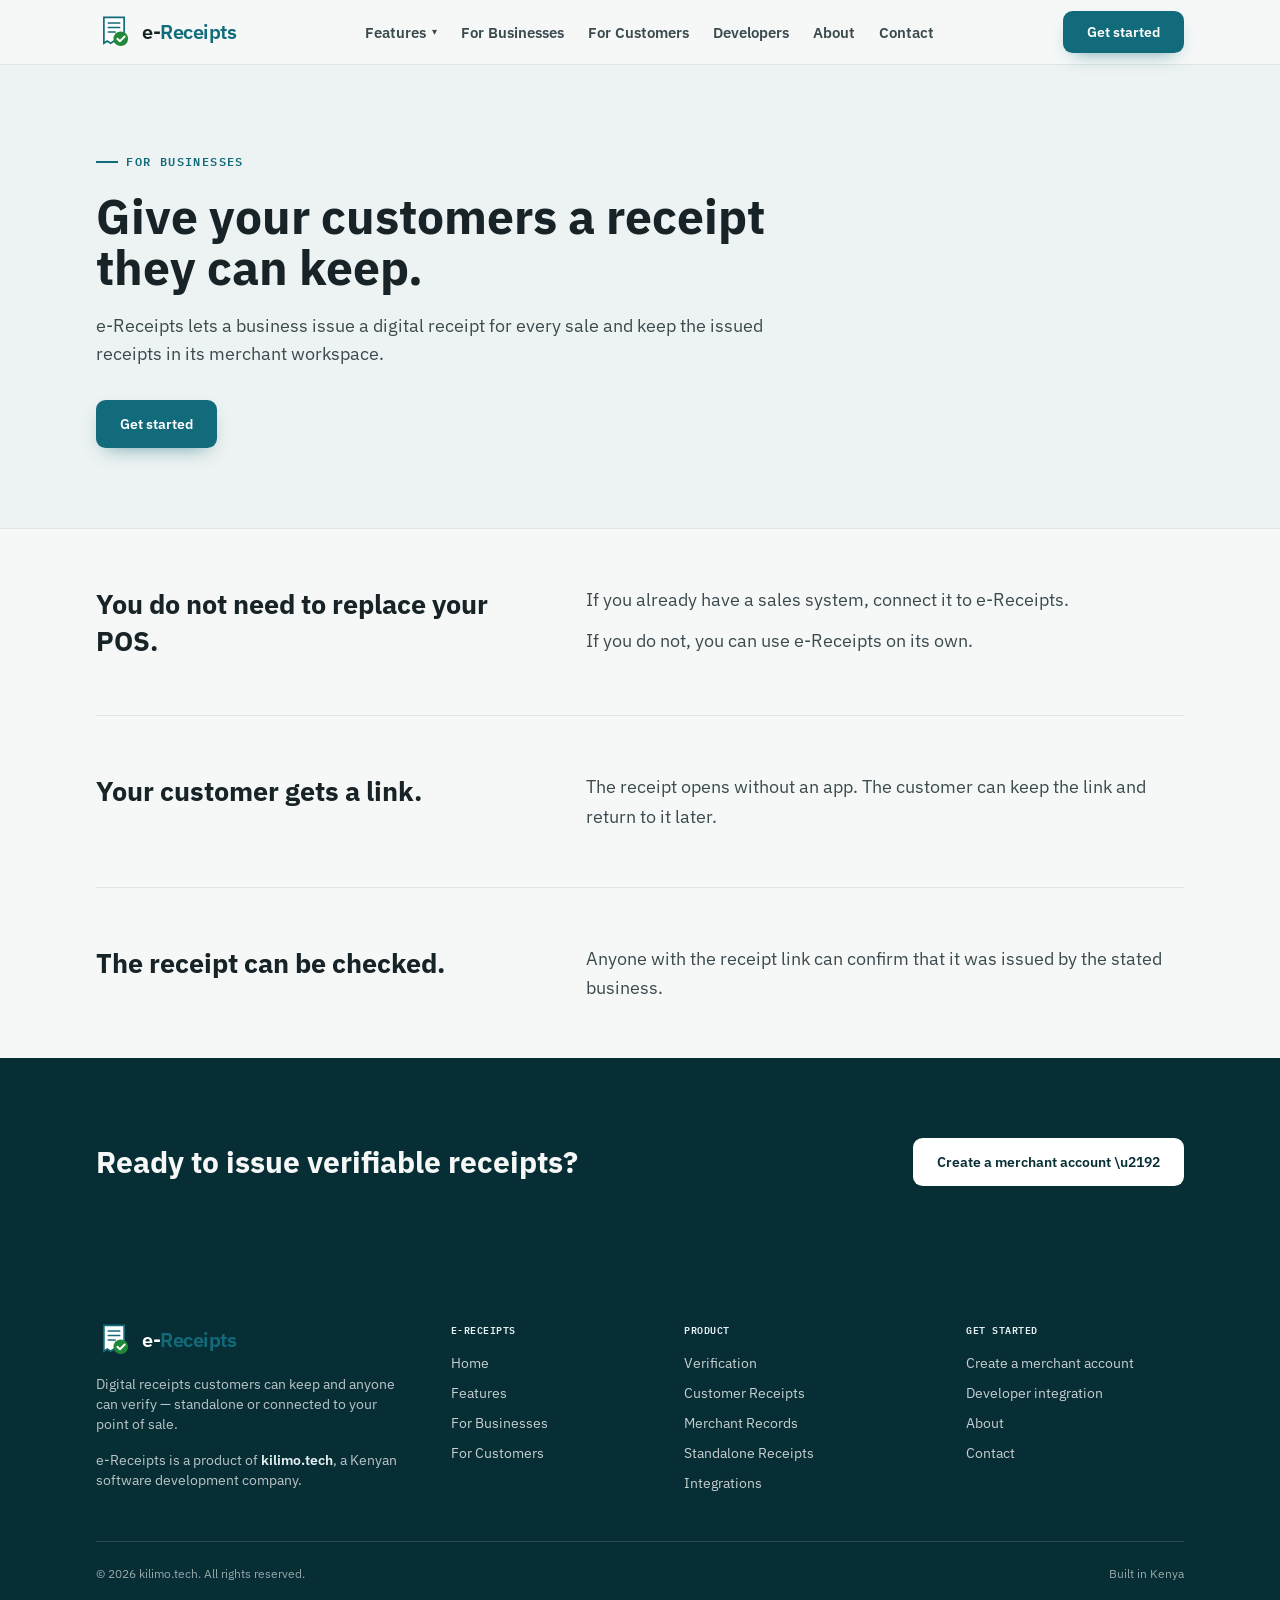
<file: for-businesses.html>
<!DOCTYPE html><!--miAZxKKOmdLIISCBzGlE4--><html lang="en"><head><meta charSet="utf-8"/><meta name="viewport" content="width=device-width, initial-scale=1"/><link rel="stylesheet" href="/_next/static/chunks/4d782f076776551d.css" data-precedence="next"/><link rel="preload" as="script" fetchPriority="low" href="/_next/static/chunks/5bce68295c7f1f97.js"/><script src="/_next/static/chunks/391b5727e5bc11ec.js" async=""></script><script src="/_next/static/chunks/1c64b19886203277.js" async=""></script><script src="/_next/static/chunks/c44ba29902c6819e.js" async=""></script><script src="/_next/static/chunks/turbopack-5e5e5629a9695c20.js" async=""></script><script src="/_next/static/chunks/68452620cf562e21.js" async=""></script><script src="/_next/static/chunks/6c33792a57a66467.js" async=""></script><script src="/_next/static/chunks/beefb697acdd731a.js" async=""></script><link rel="preload" href="https://fonts.googleapis.com/css2?family=IBM+Plex+Sans:wght@400;500;600;700&amp;family=IBM+Plex+Mono:wght@400;500;600&amp;display=swap" as="style"/><link rel="preconnect" href="https://fonts.googleapis.com"/><link rel="preconnect" href="https://fonts.gstatic.com" crossorigin=""/><meta name="theme-color" content="#126B7A"/><title>e-Receipts for Businesses | Digital Receipts | e-Receipts</title><meta name="description" content="Issue verifiable digital receipts for your customers and keep a record of every receipt your business sends."/><meta name="author" content="e-Receipts"/><link rel="manifest" href="/manifest.json"/><meta name="keywords" content="digital receipts,verifiable receipts,e-receipts Kenya,electronic receipt system,receipt verification,POS receipt integration"/><meta name="robots" content="index, follow"/><meta property="og:title" content="e-Receipts | Verifiable Digital Receipts for Every Sale"/><meta property="og:description" content="Issue digital receipts that customers can keep and anyone can verify — standalone or connected to your point of sale."/><meta property="og:url" content="https://e-receipts.cseco.co.ke"/><meta property="og:site_name" content="e-Receipts"/><meta property="og:locale" content="en_KE"/><meta property="og:image" content="https://e-receipts.cseco.co.ke/og-image.png"/><meta property="og:image:width" content="1200"/><meta property="og:image:height" content="630"/><meta property="og:image:alt" content="e-Receipts — a receipt anyone can check"/><meta property="og:type" content="website"/><meta name="twitter:card" content="summary_large_image"/><meta name="twitter:title" content="e-Receipts | Verifiable Digital Receipts for Every Sale"/><meta name="twitter:description" content="Issue digital receipts that customers can keep and anyone can verify — standalone or connected to your point of sale."/><meta name="twitter:image" content="https://e-receipts.cseco.co.ke/og-image.png"/><link rel="icon" href="/favicon.svg" type="image/svg+xml"/><link rel="icon" href="/favicon.png" type="image/png" sizes="32x32"/><link rel="apple-touch-icon" href="/apple-touch-icon.png"/><link rel="stylesheet" href="https://fonts.googleapis.com/css2?family=IBM+Plex+Sans:wght@400;500;600;700&amp;family=IBM+Plex+Mono:wght@400;500;600&amp;display=swap"/><script type="application/ld+json">[{"@context":"https://schema.org","@type":"Organization","name":"e-Receipts","url":"https://e-receipts.cseco.co.ke","logo":"https://e-receipts.cseco.co.ke/apple-touch-icon.png","description":"e-Receipts is a digital-receipt platform: businesses issue verifiable electronic receipts, customers keep them as links, and anyone can check that a receipt is genuine and whether the sale was later cancelled.","parentOrganization":{"@type":"Organization","name":"kilimo.tech","url":"https://kilimo.tech"},"address":{"@type":"PostalAddress","addressLocality":"Nairobi","addressCountry":"Kenya"}},{"@context":"https://schema.org","@type":"WebSite","name":"e-Receipts","url":"https://e-receipts.cseco.co.ke"}]</script><script src="/_next/static/chunks/a6dad97d9634a72d.js" noModule=""></script></head><body class="flex min-h-screen flex-col"><div hidden=""><!--$--><!--/$--></div><header class="sticky top-0 z-50 border-b border-[var(--color-line)] bg-[var(--color-paper)]/95 backdrop-blur"><div class="wrap flex h-16 items-center justify-between"><a class="flex items-center gap-2.5" href="/"><svg viewBox="0 0 64 64" class="h-9 w-9" aria-hidden="true" fill="none"><path d="M14 6 h36 v46 l-6 -4 -6 4 -6 -4 -6 4 -6 -4 -6 4 Z" fill="#FFFFFF" stroke="#126B7A" stroke-width="3"></path><path d="M22 16 h20 M22 24 h20 M22 32 h12" stroke="#126B7A" stroke-width="3" stroke-linecap="round"></path><circle cx="44" cy="44" r="13" fill="#218739"></circle><path d="M38 44 l4.5 4.5 L51 40" stroke="#fff" stroke-width="3.4" stroke-linecap="round" stroke-linejoin="round"></path></svg><span class="font-display font-semibold tracking-tight text-xl">e-<span class="text-[var(--color-teal)]">Receipts</span></span></a><nav class="hidden items-center gap-6 lg:flex"><div class="relative"><a class="flex items-center gap-1.5 text-[0.95rem] font-semibold text-[var(--color-ink-soft)] hover:text-[var(--color-teal)]" href="/features">Features <span class="text-[10px]">▾</span></a></div><a class="text-[0.95rem] font-semibold text-[var(--color-ink-soft)] hover:text-[var(--color-teal)]" href="/for-businesses">For Businesses</a><a class="text-[0.95rem] font-semibold text-[var(--color-ink-soft)] hover:text-[var(--color-teal)]" href="/for-customers">For Customers</a><a class="text-[0.95rem] font-semibold text-[var(--color-ink-soft)] hover:text-[var(--color-teal)]" href="/developers">Developers</a><a class="text-[0.95rem] font-semibold text-[var(--color-ink-soft)] hover:text-[var(--color-teal)]" href="/about">About</a><a class="text-[0.95rem] font-semibold text-[var(--color-ink-soft)] hover:text-[var(--color-teal)]" href="/contact">Contact</a></nav><div class="flex items-center gap-3"><a href="https://app.e-receipts.cseco.co.ke" class="btn btn-primary hidden !py-2.5 sm:inline-flex">Get started</a><button aria-label="Toggle menu" class="inline-flex h-10 w-10 items-center justify-center rounded-lg border border-[var(--color-line-strong)] text-[var(--color-teal-deep)] lg:hidden"><span class="text-lg">☰</span></button></div></div></header><main class="flex-1"><script type="application/ld+json">{"@context":"https://schema.org","@type":"BreadcrumbList","itemListElement":[{"@type":"ListItem","position":1,"name":"Home","item":"https://e-receipts.cseco.co.ke"},{"@type":"ListItem","position":2,"name":"For Businesses","item":"https://e-receipts.cseco.co.ke/for-businesses"}]}</script><section class="border-b border-[var(--color-line)] bg-[var(--color-paper-deep)]"><div class="wrap py-16 lg:py-20"><div class="max-w-3xl"><span class="eyebrow">For businesses</span><h1 class="mt-5 font-display text-4xl font-bold leading-[1.06] sm:text-5xl">Give your customers a receipt they can keep.</h1><div class="mt-5 max-w-2xl space-y-3 text-lg text-[var(--color-ink-soft)]"><p>e-Receipts lets a business issue a digital receipt for every sale and keep the issued receipts in its merchant workspace.</p></div><div class="mt-8"><a href="https://app.e-receipts.cseco.co.ke" class="btn btn-primary">Get started</a></div></div></div></section><div class="wrap divide-y divide-[var(--color-line)]"><section class="grid gap-4 py-12 lg:grid-cols-[0.85fr_1.15fr] lg:gap-12 lg:py-14"><h2 class="font-display text-2xl font-bold leading-snug sm:text-[1.7rem]">You do not need to replace your POS.</h2><div class="space-y-3 text-lg leading-relaxed text-[var(--color-ink-soft)]"><p>If you already have a sales system, connect it to e-Receipts.</p><p>If you do not, you can use e-Receipts on its own.</p></div></section><section class="grid gap-4 py-12 lg:grid-cols-[0.85fr_1.15fr] lg:gap-12 lg:py-14"><h2 class="font-display text-2xl font-bold leading-snug sm:text-[1.7rem]">Your customer gets a link.</h2><div class="space-y-3 text-lg leading-relaxed text-[var(--color-ink-soft)]"><p>The receipt opens without an app. The customer can keep the link and return to it later.</p></div></section><section class="grid gap-4 py-12 lg:grid-cols-[0.85fr_1.15fr] lg:gap-12 lg:py-14"><h2 class="font-display text-2xl font-bold leading-snug sm:text-[1.7rem]">The receipt can be checked.</h2><div class="space-y-3 text-lg leading-relaxed text-[var(--color-ink-soft)]"><p>Anyone with the receipt link can confirm that it was issued by the stated business.</p></div></section></div><section class="bg-[var(--color-teal-dark)] py-16 lg:py-20"><div class="wrap flex flex-col items-start justify-between gap-6 md:flex-row md:items-center"><div class="max-w-xl"><h2 class="font-display text-2xl font-bold text-[var(--color-paper)] sm:text-3xl">Ready to issue verifiable receipts?</h2></div><a href="https://app.e-receipts.cseco.co.ke" class="btn shrink-0 bg-white text-[var(--color-teal-dark)] hover:bg-[var(--color-teal-soft)]">Create a merchant account \u2192</a></div></section><!--$--><!--/$--></main><footer class="bg-[var(--color-teal-dark)] text-[var(--color-paper)]"><div class="wrap py-14"><div class="grid gap-10 md:grid-cols-[1.3fr_0.8fr_1fr_0.9fr]"><div><a class="flex items-center gap-2.5" href="/"><svg viewBox="0 0 64 64" class="h-9 w-9" aria-hidden="true" fill="none"><path d="M14 6 h36 v46 l-6 -4 -6 4 -6 -4 -6 4 -6 -4 -6 4 Z" fill="#FFFFFF" stroke="#126B7A" stroke-width="3"></path><path d="M22 16 h20 M22 24 h20 M22 32 h12" stroke="#126B7A" stroke-width="3" stroke-linecap="round"></path><circle cx="44" cy="44" r="13" fill="#218739"></circle><path d="M38 44 l4.5 4.5 L51 40" stroke="#fff" stroke-width="3.4" stroke-linecap="round" stroke-linejoin="round"></path></svg><span class="font-display font-semibold tracking-tight text-xl text-white">e-<span class="text-[var(--color-teal)]">Receipts</span></span></a><p class="mt-4 max-w-xs text-sm text-[var(--color-paper)]/75">Digital receipts customers can keep and anyone can verify — standalone or connected to your point of sale.</p><p class="mt-4 max-w-xs text-sm text-[var(--color-paper)]/75">e-Receipts is a product of<!-- --> <a href="https://kilimo.tech" class="font-semibold text-[var(--color-teal-soft)] hover:text-white">kilimo.tech</a>, a Kenyan software development company.</p></div><div><h5 class="font-mono text-[10px] font-semibold uppercase tracking-wider text-[var(--color-teal-soft)]">e-Receipts</h5><ul class="mt-4 space-y-2.5 text-sm text-[var(--color-paper)]/80"><li><a class="hover:text-white" href="/">Home</a></li><li><a class="hover:text-white" href="/features">Features</a></li><li><a class="hover:text-white" href="/for-businesses">For Businesses</a></li><li><a class="hover:text-white" href="/for-customers">For Customers</a></li></ul></div><div><h5 class="font-mono text-[10px] font-semibold uppercase tracking-wider text-[var(--color-teal-soft)]">Product</h5><ul class="mt-4 space-y-2.5 text-sm text-[var(--color-paper)]/80"><li><a class="hover:text-white" href="/features/verification">Verification</a></li><li><a class="hover:text-white" href="/features/customer-receipts">Customer Receipts</a></li><li><a class="hover:text-white" href="/features/merchant-records">Merchant Records</a></li><li><a class="hover:text-white" href="/features/standalone">Standalone Receipts</a></li><li><a class="hover:text-white" href="/developers">Integrations</a></li></ul></div><div><h5 class="font-mono text-[10px] font-semibold uppercase tracking-wider text-[var(--color-teal-soft)]">Get started</h5><ul class="mt-4 space-y-2.5 text-sm text-[var(--color-paper)]/80"><li><a href="https://app.e-receipts.cseco.co.ke" class="hover:text-white">Create a merchant account</a></li><li><a class="hover:text-white" href="/developers">Developer integration</a></li><li><a class="hover:text-white" href="/about">About</a></li><li><a class="hover:text-white" href="/contact">Contact</a></li></ul></div></div><div class="mt-12 flex flex-col gap-3 border-t border-white/15 pt-6 sm:flex-row sm:items-center sm:justify-between"><p class="text-xs text-[var(--color-paper)]/60">© <!-- -->2026<!-- --> kilimo.tech. All rights reserved.</p><p class="text-xs text-[var(--color-paper)]/60">Built in Kenya</p></div></div></footer><script src="/_next/static/chunks/5bce68295c7f1f97.js" id="_R_" async=""></script><script>(self.__next_f=self.__next_f||[]).push([0])</script><script>self.__next_f.push([1,"1:\"$Sreact.fragment\"\n2:I[2971,[\"/_next/static/chunks/68452620cf562e21.js\"],\"Header\"]\n3:I[92322,[\"/_next/static/chunks/6c33792a57a66467.js\",\"/_next/static/chunks/beefb697acdd731a.js\"],\"default\"]\n4:I[81409,[\"/_next/static/chunks/6c33792a57a66467.js\",\"/_next/static/chunks/beefb697acdd731a.js\"],\"default\"]\n5:I[74426,[\"/_next/static/chunks/68452620cf562e21.js\"],\"\"]\ne:I[60374,[\"/_next/static/chunks/6c33792a57a66467.js\",\"/_next/static/chunks/beefb697acdd731a.js\"],\"default\"]\n:HL[\"/_next/static/chunks/4d782f076776551d.css\",\"style\"]\n:HL[\"https://fonts.googleapis.com/css2?family=IBM+Plex+Sans:wght@400;500;600;700\u0026family=IBM+Plex+Mono:wght@400;500;600\u0026display=swap\",\"style\"]\n"])</script><script>self.__next_f.push([1,"0:{\"P\":null,\"b\":\"miAZxKKOmdLIISCBzGlE4\",\"c\":[\"\",\"for-businesses\"],\"q\":\"\",\"i\":false,\"f\":[[[\"\",{\"children\":[\"for-businesses\",{\"children\":[\"__PAGE__\",{}]}]},\"$undefined\",\"$undefined\",true],[[\"$\",\"$1\",\"c\",{\"children\":[[[\"$\",\"link\",\"0\",{\"rel\":\"stylesheet\",\"href\":\"/_next/static/chunks/4d782f076776551d.css\",\"precedence\":\"next\",\"crossOrigin\":\"$undefined\",\"nonce\":\"$undefined\"}],[\"$\",\"script\",\"script-0\",{\"src\":\"/_next/static/chunks/68452620cf562e21.js\",\"async\":true,\"nonce\":\"$undefined\"}]],[\"$\",\"html\",null,{\"lang\":\"en\",\"children\":[[\"$\",\"head\",null,{\"children\":[[\"$\",\"link\",null,{\"rel\":\"preconnect\",\"href\":\"https://fonts.googleapis.com\"}],[\"$\",\"link\",null,{\"rel\":\"preconnect\",\"href\":\"https://fonts.gstatic.com\",\"crossOrigin\":\"\"}],[\"$\",\"link\",null,{\"rel\":\"stylesheet\",\"href\":\"https://fonts.googleapis.com/css2?family=IBM+Plex+Sans:wght@400;500;600;700\u0026family=IBM+Plex+Mono:wght@400;500;600\u0026display=swap\"}],[\"$\",\"script\",null,{\"type\":\"application/ld+json\",\"dangerouslySetInnerHTML\":{\"__html\":\"[{\\\"@context\\\":\\\"https://schema.org\\\",\\\"@type\\\":\\\"Organization\\\",\\\"name\\\":\\\"e-Receipts\\\",\\\"url\\\":\\\"https://e-receipts.cseco.co.ke\\\",\\\"logo\\\":\\\"https://e-receipts.cseco.co.ke/apple-touch-icon.png\\\",\\\"description\\\":\\\"e-Receipts is a digital-receipt platform: businesses issue verifiable electronic receipts, customers keep them as links, and anyone can check that a receipt is genuine and whether the sale was later cancelled.\\\",\\\"parentOrganization\\\":{\\\"@type\\\":\\\"Organization\\\",\\\"name\\\":\\\"kilimo.tech\\\",\\\"url\\\":\\\"https://kilimo.tech\\\"},\\\"address\\\":{\\\"@type\\\":\\\"PostalAddress\\\",\\\"addressLocality\\\":\\\"Nairobi\\\",\\\"addressCountry\\\":\\\"Kenya\\\"}},{\\\"@context\\\":\\\"https://schema.org\\\",\\\"@type\\\":\\\"WebSite\\\",\\\"name\\\":\\\"e-Receipts\\\",\\\"url\\\":\\\"https://e-receipts.cseco.co.ke\\\"}]\"}}]]}],[\"$\",\"body\",null,{\"className\":\"flex min-h-screen flex-col\",\"children\":[[\"$\",\"$L2\",null,{}],[\"$\",\"main\",null,{\"className\":\"flex-1\",\"children\":[\"$\",\"$L3\",null,{\"parallelRouterKey\":\"children\",\"error\":\"$undefined\",\"errorStyles\":\"$undefined\",\"errorScripts\":\"$undefined\",\"template\":[\"$\",\"$L4\",null,{}],\"templateStyles\":\"$undefined\",\"templateScripts\":\"$undefined\",\"notFound\":[[[\"$\",\"title\",null,{\"children\":\"404: This page could not be found.\"}],[\"$\",\"div\",null,{\"style\":{\"fontFamily\":\"system-ui,\\\"Segoe UI\\\",Roboto,Helvetica,Arial,sans-serif,\\\"Apple Color Emoji\\\",\\\"Segoe UI Emoji\\\"\",\"height\":\"100vh\",\"textAlign\":\"center\",\"display\":\"flex\",\"flexDirection\":\"column\",\"alignItems\":\"center\",\"justifyContent\":\"center\"},\"children\":[\"$\",\"div\",null,{\"children\":[[\"$\",\"style\",null,{\"dangerouslySetInnerHTML\":{\"__html\":\"body{color:#000;background:#fff;margin:0}.next-error-h1{border-right:1px solid rgba(0,0,0,.3)}@media (prefers-color-scheme:dark){body{color:#fff;background:#000}.next-error-h1{border-right:1px solid rgba(255,255,255,.3)}}\"}}],[\"$\",\"h1\",null,{\"className\":\"next-error-h1\",\"style\":{\"display\":\"inline-block\",\"margin\":\"0 20px 0 0\",\"padding\":\"0 23px 0 0\",\"fontSize\":24,\"fontWeight\":500,\"verticalAlign\":\"top\",\"lineHeight\":\"49px\"},\"children\":404}],[\"$\",\"div\",null,{\"style\":{\"display\":\"inline-block\"},\"children\":[\"$\",\"h2\",null,{\"style\":{\"fontSize\":14,\"fontWeight\":400,\"lineHeight\":\"49px\",\"margin\":0},\"children\":\"This page could not be found.\"}]}]]}]}]],[]],\"forbidden\":\"$undefined\",\"unauthorized\":\"$undefined\"}]}],[\"$\",\"footer\",null,{\"className\":\"bg-[var(--color-teal-dark)] text-[var(--color-paper)]\",\"children\":[\"$\",\"div\",null,{\"className\":\"wrap py-14\",\"children\":[[\"$\",\"div\",null,{\"className\":\"grid gap-10 md:grid-cols-[1.3fr_0.8fr_1fr_0.9fr]\",\"children\":[[\"$\",\"div\",null,{\"children\":[[\"$\",\"$L5\",null,{\"href\":\"/\",\"className\":\"flex items-center gap-2.5\",\"children\":[[\"$\",\"svg\",null,{\"viewBox\":\"0 0 64 64\",\"className\":\"h-9 w-9\",\"aria-hidden\":\"true\",\"fill\":\"none\",\"children\":[[\"$\",\"path\",null,{\"d\":\"M14 6 h36 v46 l-6 -4 -6 4 -6 -4 -6 4 -6 -4 -6 4 Z\",\"fill\":\"#FFFFFF\",\"stroke\":\"#126B7A\",\"strokeWidth\":\"3\"}],[\"$\",\"path\",null,{\"d\":\"M22 16 h20 M22 24 h20 M22 32 h12\",\"stroke\":\"#126B7A\",\"strokeWidth\":\"3\",\"strokeLinecap\":\"round\"}],[\"$\",\"circle\",null,{\"cx\":\"44\",\"cy\":\"44\",\"r\":\"13\",\"fill\":\"#218739\"}],[\"$\",\"path\",null,{\"d\":\"M38 44 l4.5 4.5 L51 40\",\"stroke\":\"#fff\",\"strokeWidth\":\"3.4\",\"strokeLinecap\":\"round\",\"strokeLinejoin\":\"round\"}]]}],[\"$\",\"span\",null,{\"className\":\"font-display font-semibold tracking-tight text-xl text-white\",\"children\":[\"e-\",[\"$\",\"span\",null,{\"className\":\"text-[var(--color-teal)]\",\"children\":\"Receipts\"}]]}]]}],[\"$\",\"p\",null,{\"className\":\"mt-4 max-w-xs text-sm text-[var(--color-paper)]/75\",\"children\":\"Digital receipts customers can keep and anyone can verify — standalone or connected to your point of sale.\"}],\"$L6\"]}],\"$L7\",\"$L8\",\"$L9\"]}],\"$La\"]}]}]]}]]}]]}],{\"children\":[\"$Lb\",{\"children\":[\"$Lc\",{},null,false,false]},null,false,false]},null,false,false],\"$Ld\",false]],\"m\":\"$undefined\",\"G\":[\"$e\",[]],\"S\":true}\n"])</script><script>self.__next_f.push([1,"10:I[19091,[\"/_next/static/chunks/6c33792a57a66467.js\",\"/_next/static/chunks/beefb697acdd731a.js\"],\"ViewportBoundary\"]\n12:I[19091,[\"/_next/static/chunks/6c33792a57a66467.js\",\"/_next/static/chunks/beefb697acdd731a.js\"],\"MetadataBoundary\"]\n13:\"$Sreact.suspense\"\n6:[\"$\",\"p\",null,{\"className\":\"mt-4 max-w-xs text-sm text-[var(--color-paper)]/75\",\"children\":[\"e-Receipts is a product of\",\" \",[\"$\",\"a\",null,{\"href\":\"https://kilimo.tech\",\"className\":\"font-semibold text-[var(--color-teal-soft)] hover:text-white\",\"children\":\"kilimo.tech\"}],\", a Kenyan software development company.\"]}]\n7:[\"$\",\"div\",null,{\"children\":[[\"$\",\"h5\",null,{\"className\":\"font-mono text-[10px] font-semibold uppercase tracking-wider text-[var(--color-teal-soft)]\",\"children\":\"e-Receipts\"}],[\"$\",\"ul\",null,{\"className\":\"mt-4 space-y-2.5 text-sm text-[var(--color-paper)]/80\",\"children\":[[\"$\",\"li\",\"/\",{\"children\":[\"$\",\"$L5\",null,{\"href\":\"/\",\"className\":\"hover:text-white\",\"children\":\"Home\"}]}],[\"$\",\"li\",\"/features\",{\"children\":[\"$\",\"$L5\",null,{\"href\":\"/features\",\"className\":\"hover:text-white\",\"children\":\"Features\"}]}],[\"$\",\"li\",\"/for-businesses\",{\"children\":[\"$\",\"$L5\",null,{\"href\":\"/for-businesses\",\"className\":\"hover:text-white\",\"children\":\"For Businesses\"}]}],[\"$\",\"li\",\"/for-customers\",{\"children\":[\"$\",\"$L5\",null,{\"href\":\"/for-customers\",\"className\":\"hover:text-white\",\"children\":\"For Customers\"}]}]]}]]}]\n8:[\"$\",\"div\",null,{\"children\":[[\"$\",\"h5\",null,{\"className\":\"font-mono text-[10px] font-semibold uppercase tracking-wider text-[var(--color-teal-soft)]\",\"children\":\"Product\"}],[\"$\",\"ul\",null,{\"className\":\"mt-4 space-y-2.5 text-sm text-[var(--color-paper)]/80\",\"children\":[[\"$\",\"li\",\"/features/verification\",{\"children\":[\"$\",\"$L5\",null,{\"href\":\"/features/verification\",\"className\":\"hover:text-white\",\"children\":\"Verification\"}]}],[\"$\",\"li\",\"/features/customer-receipts\",{\"children\":[\"$\",\"$L5\",null,{\"href\":\"/features/customer-receipts\",\"className\":\"hover:text-white\",\"children\":\"Customer Receipts\"}]}],[\"$\",\"li\",\"/features/merchant-records\",{\"children\":[\"$\",\"$L5\",null,{\"href\":\"/features/merchant-records\",\"className\":\"hover:text-white\",\"children\":\"Merchant Records\"}]}],[\"$\",\"li\",\"/features/standalone\",{\"children\":[\"$\",\"$L5\",null,{\"href\":\"/features/standalone\",\"className\":\"hover:text-white\",\"children\":\"Standalone Receipts\"}]}],[\"$\",\"li\",\"/developers\",{\"children\":[\"$\",\"$L5\",null,{\"href\":\"/developers\",\"className\":\"hover:text-white\",\"children\":\"Integrations\"}]}]]}]]}]\n9:[\"$\",\"div\",null,{\"children\":[[\"$\",\"h5\",null,{\"className\":\"font-mono text-[10px] font-semibold uppercase tracking-wider text-[var(--color-teal-soft)]\",\"children\":\"Get started\"}],[\"$\",\"ul\",null,{\"className\":\"mt-4 space-y-2.5 text-sm text-[var(--color-paper)]/80\",\"children\":[[\"$\",\"li\",null,{\"children\":[\"$\",\"a\",null,{\"href\":\"https://app.e-receipts.cseco.co.ke\",\"className\":\"hover:text-white\",\"children\":\"Create a merchant account\"}]}],[\"$\",\"li\",null,{\"children\":[\"$\",\"$L5\",null,{\"href\":\"/developers\",\"className\":\"hover:text-white\",\"children\":\"Developer integration\"}]}],[[\"$\",\"li\",\"/about\",{\"children\":[\"$\",\"$L5\",null,{\"href\":\"/about\",\"className\":\"hover:text-white\",\"children\":\"About\"}]}],[\"$\",\"li\",\"/contact\",{\"children\":[\"$\",\"$L5\",null,{\"href\":\"/contact\",\"className\":\"hover:text-white\",\"children\":\"Contact\"}]}]]]}]]}]\na:[\"$\",\"div\",null,{\"className\":\"mt-12 flex flex-col gap-3 border-t border-white/15 pt-6 sm:flex-row sm:items-center sm:justify-between\",\"children\":[[\"$\",\"p\",null,{\"className\":\"text-xs text-[var(--color-paper)]/60\",\"children\":[\"© \",2026,\" kilimo.tech. All rights reserved.\"]}],[\"$\",\"p\",null,{\"className\":\"text-xs text-[var(--color-paper)]/60\",\"children\":\"Built in Kenya\"}]]}]\nb:[\"$\",\"$1\",\"c\",{\"children\":[null,[\"$\",\"$L3\",null,{\"parallelRouterKey\":\"children\",\"error\":\"$undefined\",\"errorStyles\":\"$undefined\",\"errorScripts\":\"$undefined\",\"template\":[\"$\",\"$L4\",null,{}],\"templateStyles\":\"$undefined\",\"templateScripts\":\"$undefined\",\"notFound\":\"$undefined\",\"forbidden\":\"$undefined\",\"unauthorized\":\"$undefined\"}]]}]\n"])</script><script>self.__next_f.push([1,"c:[\"$\",\"$1\",\"c\",{\"children\":[[[\"$\",\"script\",null,{\"type\":\"application/ld+json\",\"dangerouslySetInnerHTML\":{\"__html\":\"{\\\"@context\\\":\\\"https://schema.org\\\",\\\"@type\\\":\\\"BreadcrumbList\\\",\\\"itemListElement\\\":[{\\\"@type\\\":\\\"ListItem\\\",\\\"position\\\":1,\\\"name\\\":\\\"Home\\\",\\\"item\\\":\\\"https://e-receipts.cseco.co.ke\\\"},{\\\"@type\\\":\\\"ListItem\\\",\\\"position\\\":2,\\\"name\\\":\\\"For Businesses\\\",\\\"item\\\":\\\"https://e-receipts.cseco.co.ke/for-businesses\\\"}]}\"}}],[\"$\",\"section\",null,{\"className\":\"border-b border-[var(--color-line)] bg-[var(--color-paper-deep)]\",\"children\":[\"$\",\"div\",null,{\"className\":\"wrap py-16 lg:py-20\",\"children\":[\"$\",\"div\",null,{\"className\":\"max-w-3xl\",\"children\":[[\"$\",\"span\",null,{\"className\":\"eyebrow\",\"children\":\"For businesses\"}],[\"$\",\"h1\",null,{\"className\":\"mt-5 font-display text-4xl font-bold leading-[1.06] sm:text-5xl\",\"children\":\"Give your customers a receipt they can keep.\"}],[\"$\",\"div\",null,{\"className\":\"mt-5 max-w-2xl space-y-3 text-lg text-[var(--color-ink-soft)]\",\"children\":[\"$\",\"p\",null,{\"children\":\"e-Receipts lets a business issue a digital receipt for every sale and keep the issued receipts in its merchant workspace.\"}]}],[\"$\",\"div\",null,{\"className\":\"mt-8\",\"children\":[\"$\",\"a\",null,{\"href\":\"https://app.e-receipts.cseco.co.ke\",\"className\":\"btn btn-primary\",\"children\":\"Get started\"}]}]]}]}]}],[\"$\",\"div\",null,{\"className\":\"wrap divide-y divide-[var(--color-line)]\",\"children\":[[\"$\",\"section\",\"You do not need to replace your POS.\",{\"className\":\"grid gap-4 py-12 lg:grid-cols-[0.85fr_1.15fr] lg:gap-12 lg:py-14\",\"children\":[[\"$\",\"h2\",null,{\"className\":\"font-display text-2xl font-bold leading-snug sm:text-[1.7rem]\",\"children\":\"You do not need to replace your POS.\"}],[\"$\",\"div\",null,{\"className\":\"space-y-3 text-lg leading-relaxed text-[var(--color-ink-soft)]\",\"children\":[[\"$\",\"p\",\"If you already have a sales system, connect it to e-Receipts.\",{\"children\":\"If you already have a sales system, connect it to e-Receipts.\"}],[\"$\",\"p\",\"If you do not, you can use e-Receipts on its own.\",{\"children\":\"If you do not, you can use e-Receipts on its own.\"}]]}]]}],[\"$\",\"section\",\"Your customer gets a link.\",{\"className\":\"grid gap-4 py-12 lg:grid-cols-[0.85fr_1.15fr] lg:gap-12 lg:py-14\",\"children\":[[\"$\",\"h2\",null,{\"className\":\"font-display text-2xl font-bold leading-snug sm:text-[1.7rem]\",\"children\":\"Your customer gets a link.\"}],[\"$\",\"div\",null,{\"className\":\"space-y-3 text-lg leading-relaxed text-[var(--color-ink-soft)]\",\"children\":[[\"$\",\"p\",\"The receipt opens without an app. The customer can keep the link and return to it later.\",{\"children\":\"The receipt opens without an app. The customer can keep the link and return to it later.\"}]]}]]}],[\"$\",\"section\",\"The receipt can be checked.\",{\"className\":\"grid gap-4 py-12 lg:grid-cols-[0.85fr_1.15fr] lg:gap-12 lg:py-14\",\"children\":[[\"$\",\"h2\",null,{\"className\":\"font-display text-2xl font-bold leading-snug sm:text-[1.7rem]\",\"children\":\"The receipt can be checked.\"}],[\"$\",\"div\",null,{\"className\":\"space-y-3 text-lg leading-relaxed text-[var(--color-ink-soft)]\",\"children\":[[\"$\",\"p\",\"Anyone with the receipt link can confirm that it was issued by the stated business.\",{\"children\":\"Anyone with the receipt link can confirm that it was issued by the stated business.\"}]]}]]}]]}],[\"$\",\"section\",null,{\"className\":\"bg-[var(--color-teal-dark)] py-16 lg:py-20\",\"children\":[\"$\",\"div\",null,{\"className\":\"wrap flex flex-col items-start justify-between gap-6 md:flex-row md:items-center\",\"children\":[[\"$\",\"div\",null,{\"className\":\"max-w-xl\",\"children\":[[\"$\",\"h2\",null,{\"className\":\"font-display text-2xl font-bold text-[var(--color-paper)] sm:text-3xl\",\"children\":\"Ready to issue verifiable receipts?\"}],\"$undefined\"]}],[\"$\",\"a\",null,{\"href\":\"https://app.e-receipts.cseco.co.ke\",\"className\":\"btn shrink-0 bg-white text-[var(--color-teal-dark)] hover:bg-[var(--color-teal-soft)]\",\"children\":\"Create a merchant account \\\\u2192\"}]]}]}]],null,\"$Lf\"]}]\n"])</script><script>self.__next_f.push([1,"d:[\"$\",\"$1\",\"h\",{\"children\":[null,[\"$\",\"$L10\",null,{\"children\":\"$@11\"}],[\"$\",\"div\",null,{\"hidden\":true,\"children\":[\"$\",\"$L12\",null,{\"children\":[\"$\",\"$13\",null,{\"name\":\"Next.Metadata\",\"children\":\"$@14\"}]}]}],null]}]\n"])</script><script>self.__next_f.push([1,"15:I[19091,[\"/_next/static/chunks/6c33792a57a66467.js\",\"/_next/static/chunks/beefb697acdd731a.js\"],\"OutletBoundary\"]\nf:[\"$\",\"$L15\",null,{\"children\":[\"$\",\"$13\",null,{\"name\":\"Next.MetadataOutlet\",\"children\":\"$@16\"}]}]\n"])</script><script>self.__next_f.push([1,"11:[[\"$\",\"meta\",\"0\",{\"charSet\":\"utf-8\"}],[\"$\",\"meta\",\"1\",{\"name\":\"viewport\",\"content\":\"width=device-width, initial-scale=1\"}],[\"$\",\"meta\",\"2\",{\"name\":\"theme-color\",\"content\":\"#126B7A\"}]]\n"])</script><script>self.__next_f.push([1,"17:I[51042,[\"/_next/static/chunks/6c33792a57a66467.js\",\"/_next/static/chunks/beefb697acdd731a.js\"],\"IconMark\"]\n"])</script><script>self.__next_f.push([1,"14:[[\"$\",\"title\",\"0\",{\"children\":\"e-Receipts for Businesses | Digital Receipts | e-Receipts\"}],[\"$\",\"meta\",\"1\",{\"name\":\"description\",\"content\":\"Issue verifiable digital receipts for your customers and keep a record of every receipt your business sends.\"}],[\"$\",\"meta\",\"2\",{\"name\":\"author\",\"content\":\"e-Receipts\"}],[\"$\",\"link\",\"3\",{\"rel\":\"manifest\",\"href\":\"/manifest.json\",\"crossOrigin\":\"$undefined\"}],[\"$\",\"meta\",\"4\",{\"name\":\"keywords\",\"content\":\"digital receipts,verifiable receipts,e-receipts Kenya,electronic receipt system,receipt verification,POS receipt integration\"}],[\"$\",\"meta\",\"5\",{\"name\":\"robots\",\"content\":\"index, follow\"}],[\"$\",\"meta\",\"6\",{\"property\":\"og:title\",\"content\":\"e-Receipts | Verifiable Digital Receipts for Every Sale\"}],[\"$\",\"meta\",\"7\",{\"property\":\"og:description\",\"content\":\"Issue digital receipts that customers can keep and anyone can verify — standalone or connected to your point of sale.\"}],[\"$\",\"meta\",\"8\",{\"property\":\"og:url\",\"content\":\"https://e-receipts.cseco.co.ke\"}],[\"$\",\"meta\",\"9\",{\"property\":\"og:site_name\",\"content\":\"e-Receipts\"}],[\"$\",\"meta\",\"10\",{\"property\":\"og:locale\",\"content\":\"en_KE\"}],[\"$\",\"meta\",\"11\",{\"property\":\"og:image\",\"content\":\"https://e-receipts.cseco.co.ke/og-image.png\"}],[\"$\",\"meta\",\"12\",{\"property\":\"og:image:width\",\"content\":\"1200\"}],[\"$\",\"meta\",\"13\",{\"property\":\"og:image:height\",\"content\":\"630\"}],[\"$\",\"meta\",\"14\",{\"property\":\"og:image:alt\",\"content\":\"e-Receipts — a receipt anyone can check\"}],[\"$\",\"meta\",\"15\",{\"property\":\"og:type\",\"content\":\"website\"}],[\"$\",\"meta\",\"16\",{\"name\":\"twitter:card\",\"content\":\"summary_large_image\"}],[\"$\",\"meta\",\"17\",{\"name\":\"twitter:title\",\"content\":\"e-Receipts | Verifiable Digital Receipts for Every Sale\"}],[\"$\",\"meta\",\"18\",{\"name\":\"twitter:description\",\"content\":\"Issue digital receipts that customers can keep and anyone can verify — standalone or connected to your point of sale.\"}],[\"$\",\"meta\",\"19\",{\"name\":\"twitter:image\",\"content\":\"https://e-receipts.cseco.co.ke/og-image.png\"}],[\"$\",\"link\",\"20\",{\"rel\":\"icon\",\"href\":\"/favicon.svg\",\"type\":\"image/svg+xml\"}],[\"$\",\"link\",\"21\",{\"rel\":\"icon\",\"href\":\"/favicon.png\",\"type\":\"image/png\",\"sizes\":\"32x32\"}],[\"$\",\"link\",\"22\",{\"rel\":\"apple-touch-icon\",\"href\":\"/apple-touch-icon.png\"}],[\"$\",\"$L17\",\"23\",{}]]\n"])</script><script>self.__next_f.push([1,"16:null\n"])</script></body></html>
</file>
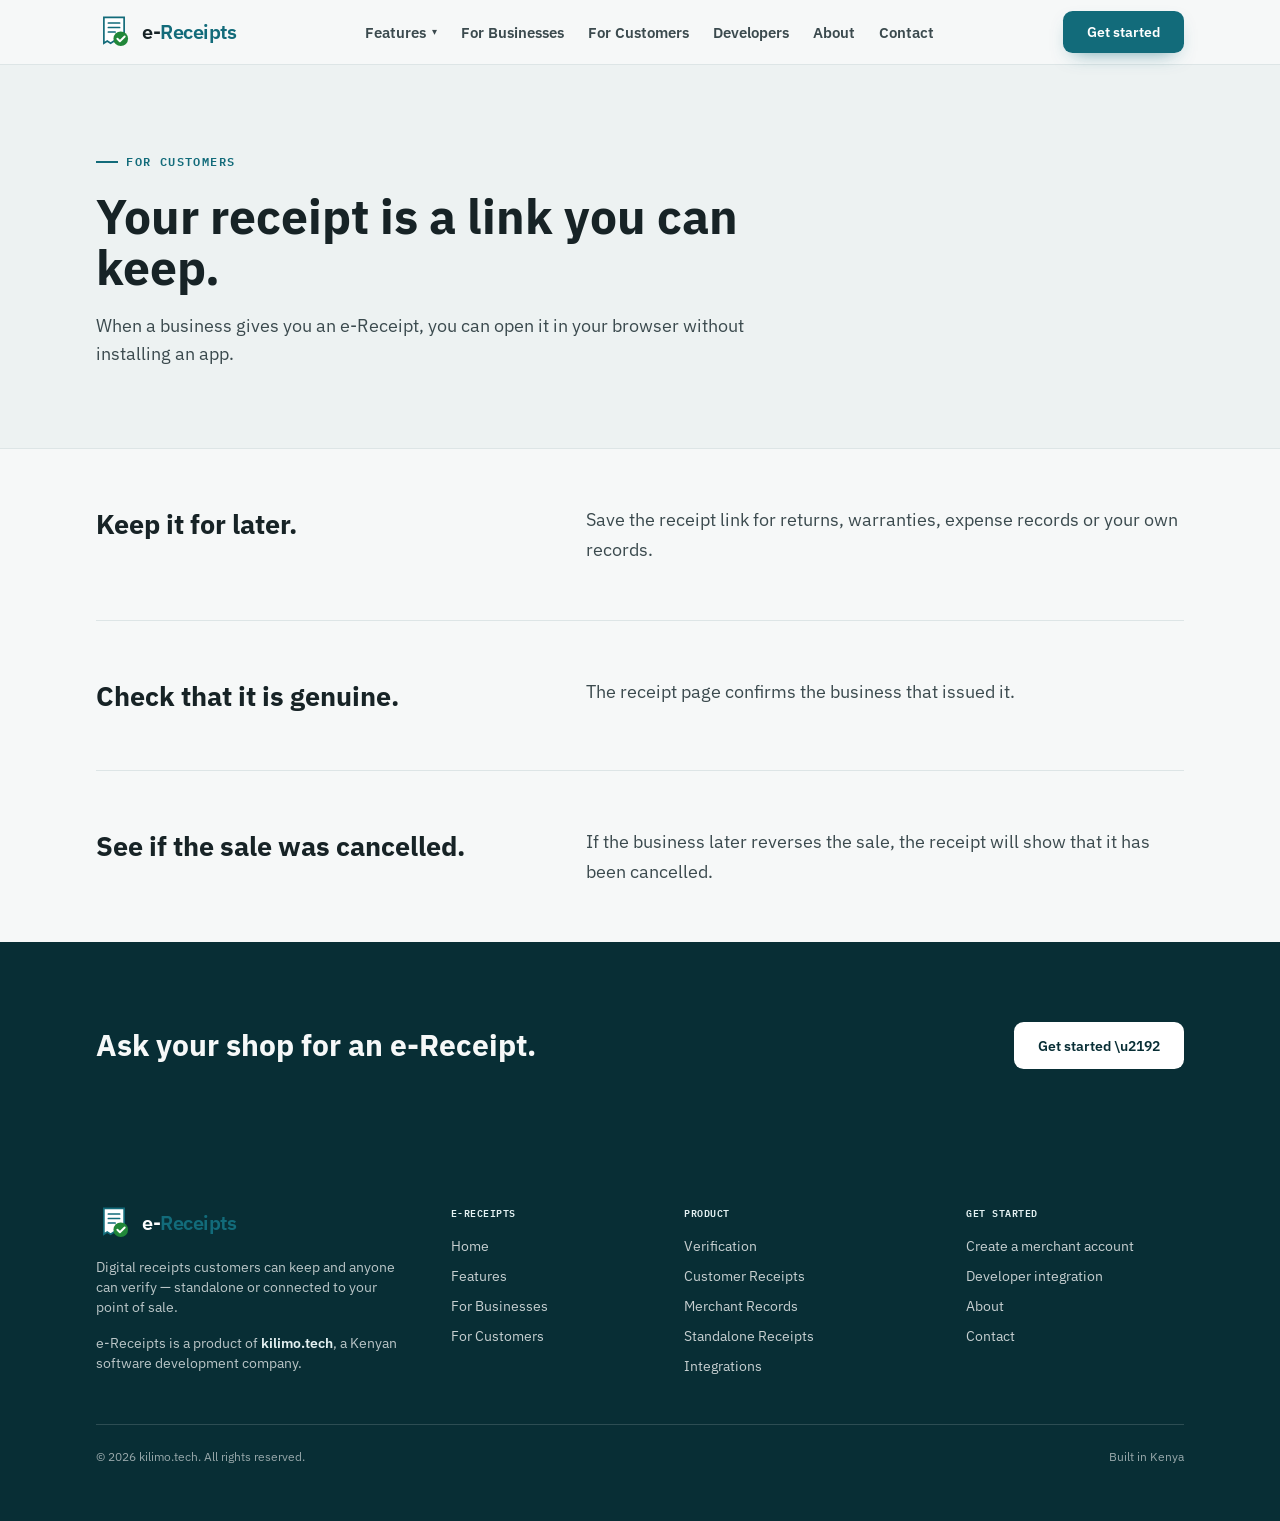
<file: for-customers.html>
<!DOCTYPE html><!--miAZxKKOmdLIISCBzGlE4--><html lang="en"><head><meta charSet="utf-8"/><meta name="viewport" content="width=device-width, initial-scale=1"/><link rel="stylesheet" href="/_next/static/chunks/4d782f076776551d.css" data-precedence="next"/><link rel="preload" as="script" fetchPriority="low" href="/_next/static/chunks/5bce68295c7f1f97.js"/><script src="/_next/static/chunks/391b5727e5bc11ec.js" async=""></script><script src="/_next/static/chunks/1c64b19886203277.js" async=""></script><script src="/_next/static/chunks/c44ba29902c6819e.js" async=""></script><script src="/_next/static/chunks/turbopack-5e5e5629a9695c20.js" async=""></script><script src="/_next/static/chunks/68452620cf562e21.js" async=""></script><script src="/_next/static/chunks/6c33792a57a66467.js" async=""></script><script src="/_next/static/chunks/beefb697acdd731a.js" async=""></script><link rel="preload" href="https://fonts.googleapis.com/css2?family=IBM+Plex+Sans:wght@400;500;600;700&amp;family=IBM+Plex+Mono:wght@400;500;600&amp;display=swap" as="style"/><link rel="preconnect" href="https://fonts.googleapis.com"/><link rel="preconnect" href="https://fonts.gstatic.com" crossorigin=""/><meta name="theme-color" content="#126B7A"/><title>e-Receipts for Customers | Keep and Verify Your Receipts | e-Receipts</title><meta name="description" content="Keep your digital receipts as links and verify that they were issued by the business shown on the receipt."/><meta name="author" content="e-Receipts"/><link rel="manifest" href="/manifest.json"/><meta name="keywords" content="digital receipts,verifiable receipts,e-receipts Kenya,electronic receipt system,receipt verification,POS receipt integration"/><meta name="robots" content="index, follow"/><meta property="og:title" content="e-Receipts | Verifiable Digital Receipts for Every Sale"/><meta property="og:description" content="Issue digital receipts that customers can keep and anyone can verify — standalone or connected to your point of sale."/><meta property="og:url" content="https://e-receipts.cseco.co.ke"/><meta property="og:site_name" content="e-Receipts"/><meta property="og:locale" content="en_KE"/><meta property="og:image" content="https://e-receipts.cseco.co.ke/og-image.png"/><meta property="og:image:width" content="1200"/><meta property="og:image:height" content="630"/><meta property="og:image:alt" content="e-Receipts — a receipt anyone can check"/><meta property="og:type" content="website"/><meta name="twitter:card" content="summary_large_image"/><meta name="twitter:title" content="e-Receipts | Verifiable Digital Receipts for Every Sale"/><meta name="twitter:description" content="Issue digital receipts that customers can keep and anyone can verify — standalone or connected to your point of sale."/><meta name="twitter:image" content="https://e-receipts.cseco.co.ke/og-image.png"/><link rel="icon" href="/favicon.svg" type="image/svg+xml"/><link rel="icon" href="/favicon.png" type="image/png" sizes="32x32"/><link rel="apple-touch-icon" href="/apple-touch-icon.png"/><link rel="stylesheet" href="https://fonts.googleapis.com/css2?family=IBM+Plex+Sans:wght@400;500;600;700&amp;family=IBM+Plex+Mono:wght@400;500;600&amp;display=swap"/><script type="application/ld+json">[{"@context":"https://schema.org","@type":"Organization","name":"e-Receipts","url":"https://e-receipts.cseco.co.ke","logo":"https://e-receipts.cseco.co.ke/apple-touch-icon.png","description":"e-Receipts is a digital-receipt platform: businesses issue verifiable electronic receipts, customers keep them as links, and anyone can check that a receipt is genuine and whether the sale was later cancelled.","parentOrganization":{"@type":"Organization","name":"kilimo.tech","url":"https://kilimo.tech"},"address":{"@type":"PostalAddress","addressLocality":"Nairobi","addressCountry":"Kenya"}},{"@context":"https://schema.org","@type":"WebSite","name":"e-Receipts","url":"https://e-receipts.cseco.co.ke"}]</script><script src="/_next/static/chunks/a6dad97d9634a72d.js" noModule=""></script></head><body class="flex min-h-screen flex-col"><div hidden=""><!--$--><!--/$--></div><header class="sticky top-0 z-50 border-b border-[var(--color-line)] bg-[var(--color-paper)]/95 backdrop-blur"><div class="wrap flex h-16 items-center justify-between"><a class="flex items-center gap-2.5" href="/"><svg viewBox="0 0 64 64" class="h-9 w-9" aria-hidden="true" fill="none"><path d="M14 6 h36 v46 l-6 -4 -6 4 -6 -4 -6 4 -6 -4 -6 4 Z" fill="#FFFFFF" stroke="#126B7A" stroke-width="3"></path><path d="M22 16 h20 M22 24 h20 M22 32 h12" stroke="#126B7A" stroke-width="3" stroke-linecap="round"></path><circle cx="44" cy="44" r="13" fill="#218739"></circle><path d="M38 44 l4.5 4.5 L51 40" stroke="#fff" stroke-width="3.4" stroke-linecap="round" stroke-linejoin="round"></path></svg><span class="font-display font-semibold tracking-tight text-xl">e-<span class="text-[var(--color-teal)]">Receipts</span></span></a><nav class="hidden items-center gap-6 lg:flex"><div class="relative"><a class="flex items-center gap-1.5 text-[0.95rem] font-semibold text-[var(--color-ink-soft)] hover:text-[var(--color-teal)]" href="/features">Features <span class="text-[10px]">▾</span></a></div><a class="text-[0.95rem] font-semibold text-[var(--color-ink-soft)] hover:text-[var(--color-teal)]" href="/for-businesses">For Businesses</a><a class="text-[0.95rem] font-semibold text-[var(--color-ink-soft)] hover:text-[var(--color-teal)]" href="/for-customers">For Customers</a><a class="text-[0.95rem] font-semibold text-[var(--color-ink-soft)] hover:text-[var(--color-teal)]" href="/developers">Developers</a><a class="text-[0.95rem] font-semibold text-[var(--color-ink-soft)] hover:text-[var(--color-teal)]" href="/about">About</a><a class="text-[0.95rem] font-semibold text-[var(--color-ink-soft)] hover:text-[var(--color-teal)]" href="/contact">Contact</a></nav><div class="flex items-center gap-3"><a href="https://app.e-receipts.cseco.co.ke" class="btn btn-primary hidden !py-2.5 sm:inline-flex">Get started</a><button aria-label="Toggle menu" class="inline-flex h-10 w-10 items-center justify-center rounded-lg border border-[var(--color-line-strong)] text-[var(--color-teal-deep)] lg:hidden"><span class="text-lg">☰</span></button></div></div></header><main class="flex-1"><script type="application/ld+json">{"@context":"https://schema.org","@type":"BreadcrumbList","itemListElement":[{"@type":"ListItem","position":1,"name":"Home","item":"https://e-receipts.cseco.co.ke"},{"@type":"ListItem","position":2,"name":"For Customers","item":"https://e-receipts.cseco.co.ke/for-customers"}]}</script><section class="border-b border-[var(--color-line)] bg-[var(--color-paper-deep)]"><div class="wrap py-16 lg:py-20"><div class="max-w-3xl"><span class="eyebrow">For customers</span><h1 class="mt-5 font-display text-4xl font-bold leading-[1.06] sm:text-5xl">Your receipt is a link you can keep.</h1><div class="mt-5 max-w-2xl space-y-3 text-lg text-[var(--color-ink-soft)]"><p>When a business gives you an e-Receipt, you can open it in your browser without installing an app.</p></div></div></div></section><div class="wrap divide-y divide-[var(--color-line)]"><section class="grid gap-4 py-12 lg:grid-cols-[0.85fr_1.15fr] lg:gap-12 lg:py-14"><h2 class="font-display text-2xl font-bold leading-snug sm:text-[1.7rem]">Keep it for later.</h2><div class="space-y-3 text-lg leading-relaxed text-[var(--color-ink-soft)]"><p>Save the receipt link for returns, warranties, expense records or your own records.</p></div></section><section class="grid gap-4 py-12 lg:grid-cols-[0.85fr_1.15fr] lg:gap-12 lg:py-14"><h2 class="font-display text-2xl font-bold leading-snug sm:text-[1.7rem]">Check that it is genuine.</h2><div class="space-y-3 text-lg leading-relaxed text-[var(--color-ink-soft)]"><p>The receipt page confirms the business that issued it.</p></div></section><section class="grid gap-4 py-12 lg:grid-cols-[0.85fr_1.15fr] lg:gap-12 lg:py-14"><h2 class="font-display text-2xl font-bold leading-snug sm:text-[1.7rem]">See if the sale was cancelled.</h2><div class="space-y-3 text-lg leading-relaxed text-[var(--color-ink-soft)]"><p>If the business later reverses the sale, the receipt will show that it has been cancelled.</p></div></section></div><section class="bg-[var(--color-teal-dark)] py-16 lg:py-20"><div class="wrap flex flex-col items-start justify-between gap-6 md:flex-row md:items-center"><div class="max-w-xl"><h2 class="font-display text-2xl font-bold text-[var(--color-paper)] sm:text-3xl">Ask your shop for an e-Receipt.</h2></div><a href="https://app.e-receipts.cseco.co.ke" class="btn shrink-0 bg-white text-[var(--color-teal-dark)] hover:bg-[var(--color-teal-soft)]">Get started \u2192</a></div></section><!--$--><!--/$--></main><footer class="bg-[var(--color-teal-dark)] text-[var(--color-paper)]"><div class="wrap py-14"><div class="grid gap-10 md:grid-cols-[1.3fr_0.8fr_1fr_0.9fr]"><div><a class="flex items-center gap-2.5" href="/"><svg viewBox="0 0 64 64" class="h-9 w-9" aria-hidden="true" fill="none"><path d="M14 6 h36 v46 l-6 -4 -6 4 -6 -4 -6 4 -6 -4 -6 4 Z" fill="#FFFFFF" stroke="#126B7A" stroke-width="3"></path><path d="M22 16 h20 M22 24 h20 M22 32 h12" stroke="#126B7A" stroke-width="3" stroke-linecap="round"></path><circle cx="44" cy="44" r="13" fill="#218739"></circle><path d="M38 44 l4.5 4.5 L51 40" stroke="#fff" stroke-width="3.4" stroke-linecap="round" stroke-linejoin="round"></path></svg><span class="font-display font-semibold tracking-tight text-xl text-white">e-<span class="text-[var(--color-teal)]">Receipts</span></span></a><p class="mt-4 max-w-xs text-sm text-[var(--color-paper)]/75">Digital receipts customers can keep and anyone can verify — standalone or connected to your point of sale.</p><p class="mt-4 max-w-xs text-sm text-[var(--color-paper)]/75">e-Receipts is a product of<!-- --> <a href="https://kilimo.tech" class="font-semibold text-[var(--color-teal-soft)] hover:text-white">kilimo.tech</a>, a Kenyan software development company.</p></div><div><h5 class="font-mono text-[10px] font-semibold uppercase tracking-wider text-[var(--color-teal-soft)]">e-Receipts</h5><ul class="mt-4 space-y-2.5 text-sm text-[var(--color-paper)]/80"><li><a class="hover:text-white" href="/">Home</a></li><li><a class="hover:text-white" href="/features">Features</a></li><li><a class="hover:text-white" href="/for-businesses">For Businesses</a></li><li><a class="hover:text-white" href="/for-customers">For Customers</a></li></ul></div><div><h5 class="font-mono text-[10px] font-semibold uppercase tracking-wider text-[var(--color-teal-soft)]">Product</h5><ul class="mt-4 space-y-2.5 text-sm text-[var(--color-paper)]/80"><li><a class="hover:text-white" href="/features/verification">Verification</a></li><li><a class="hover:text-white" href="/features/customer-receipts">Customer Receipts</a></li><li><a class="hover:text-white" href="/features/merchant-records">Merchant Records</a></li><li><a class="hover:text-white" href="/features/standalone">Standalone Receipts</a></li><li><a class="hover:text-white" href="/developers">Integrations</a></li></ul></div><div><h5 class="font-mono text-[10px] font-semibold uppercase tracking-wider text-[var(--color-teal-soft)]">Get started</h5><ul class="mt-4 space-y-2.5 text-sm text-[var(--color-paper)]/80"><li><a href="https://app.e-receipts.cseco.co.ke" class="hover:text-white">Create a merchant account</a></li><li><a class="hover:text-white" href="/developers">Developer integration</a></li><li><a class="hover:text-white" href="/about">About</a></li><li><a class="hover:text-white" href="/contact">Contact</a></li></ul></div></div><div class="mt-12 flex flex-col gap-3 border-t border-white/15 pt-6 sm:flex-row sm:items-center sm:justify-between"><p class="text-xs text-[var(--color-paper)]/60">© <!-- -->2026<!-- --> kilimo.tech. All rights reserved.</p><p class="text-xs text-[var(--color-paper)]/60">Built in Kenya</p></div></div></footer><script src="/_next/static/chunks/5bce68295c7f1f97.js" id="_R_" async=""></script><script>(self.__next_f=self.__next_f||[]).push([0])</script><script>self.__next_f.push([1,"1:\"$Sreact.fragment\"\n2:I[2971,[\"/_next/static/chunks/68452620cf562e21.js\"],\"Header\"]\n3:I[92322,[\"/_next/static/chunks/6c33792a57a66467.js\",\"/_next/static/chunks/beefb697acdd731a.js\"],\"default\"]\n4:I[81409,[\"/_next/static/chunks/6c33792a57a66467.js\",\"/_next/static/chunks/beefb697acdd731a.js\"],\"default\"]\n5:I[74426,[\"/_next/static/chunks/68452620cf562e21.js\"],\"\"]\ne:I[60374,[\"/_next/static/chunks/6c33792a57a66467.js\",\"/_next/static/chunks/beefb697acdd731a.js\"],\"default\"]\n:HL[\"/_next/static/chunks/4d782f076776551d.css\",\"style\"]\n:HL[\"https://fonts.googleapis.com/css2?family=IBM+Plex+Sans:wght@400;500;600;700\u0026family=IBM+Plex+Mono:wght@400;500;600\u0026display=swap\",\"style\"]\n"])</script><script>self.__next_f.push([1,"0:{\"P\":null,\"b\":\"miAZxKKOmdLIISCBzGlE4\",\"c\":[\"\",\"for-customers\"],\"q\":\"\",\"i\":false,\"f\":[[[\"\",{\"children\":[\"for-customers\",{\"children\":[\"__PAGE__\",{}]}]},\"$undefined\",\"$undefined\",true],[[\"$\",\"$1\",\"c\",{\"children\":[[[\"$\",\"link\",\"0\",{\"rel\":\"stylesheet\",\"href\":\"/_next/static/chunks/4d782f076776551d.css\",\"precedence\":\"next\",\"crossOrigin\":\"$undefined\",\"nonce\":\"$undefined\"}],[\"$\",\"script\",\"script-0\",{\"src\":\"/_next/static/chunks/68452620cf562e21.js\",\"async\":true,\"nonce\":\"$undefined\"}]],[\"$\",\"html\",null,{\"lang\":\"en\",\"children\":[[\"$\",\"head\",null,{\"children\":[[\"$\",\"link\",null,{\"rel\":\"preconnect\",\"href\":\"https://fonts.googleapis.com\"}],[\"$\",\"link\",null,{\"rel\":\"preconnect\",\"href\":\"https://fonts.gstatic.com\",\"crossOrigin\":\"\"}],[\"$\",\"link\",null,{\"rel\":\"stylesheet\",\"href\":\"https://fonts.googleapis.com/css2?family=IBM+Plex+Sans:wght@400;500;600;700\u0026family=IBM+Plex+Mono:wght@400;500;600\u0026display=swap\"}],[\"$\",\"script\",null,{\"type\":\"application/ld+json\",\"dangerouslySetInnerHTML\":{\"__html\":\"[{\\\"@context\\\":\\\"https://schema.org\\\",\\\"@type\\\":\\\"Organization\\\",\\\"name\\\":\\\"e-Receipts\\\",\\\"url\\\":\\\"https://e-receipts.cseco.co.ke\\\",\\\"logo\\\":\\\"https://e-receipts.cseco.co.ke/apple-touch-icon.png\\\",\\\"description\\\":\\\"e-Receipts is a digital-receipt platform: businesses issue verifiable electronic receipts, customers keep them as links, and anyone can check that a receipt is genuine and whether the sale was later cancelled.\\\",\\\"parentOrganization\\\":{\\\"@type\\\":\\\"Organization\\\",\\\"name\\\":\\\"kilimo.tech\\\",\\\"url\\\":\\\"https://kilimo.tech\\\"},\\\"address\\\":{\\\"@type\\\":\\\"PostalAddress\\\",\\\"addressLocality\\\":\\\"Nairobi\\\",\\\"addressCountry\\\":\\\"Kenya\\\"}},{\\\"@context\\\":\\\"https://schema.org\\\",\\\"@type\\\":\\\"WebSite\\\",\\\"name\\\":\\\"e-Receipts\\\",\\\"url\\\":\\\"https://e-receipts.cseco.co.ke\\\"}]\"}}]]}],[\"$\",\"body\",null,{\"className\":\"flex min-h-screen flex-col\",\"children\":[[\"$\",\"$L2\",null,{}],[\"$\",\"main\",null,{\"className\":\"flex-1\",\"children\":[\"$\",\"$L3\",null,{\"parallelRouterKey\":\"children\",\"error\":\"$undefined\",\"errorStyles\":\"$undefined\",\"errorScripts\":\"$undefined\",\"template\":[\"$\",\"$L4\",null,{}],\"templateStyles\":\"$undefined\",\"templateScripts\":\"$undefined\",\"notFound\":[[[\"$\",\"title\",null,{\"children\":\"404: This page could not be found.\"}],[\"$\",\"div\",null,{\"style\":{\"fontFamily\":\"system-ui,\\\"Segoe UI\\\",Roboto,Helvetica,Arial,sans-serif,\\\"Apple Color Emoji\\\",\\\"Segoe UI Emoji\\\"\",\"height\":\"100vh\",\"textAlign\":\"center\",\"display\":\"flex\",\"flexDirection\":\"column\",\"alignItems\":\"center\",\"justifyContent\":\"center\"},\"children\":[\"$\",\"div\",null,{\"children\":[[\"$\",\"style\",null,{\"dangerouslySetInnerHTML\":{\"__html\":\"body{color:#000;background:#fff;margin:0}.next-error-h1{border-right:1px solid rgba(0,0,0,.3)}@media (prefers-color-scheme:dark){body{color:#fff;background:#000}.next-error-h1{border-right:1px solid rgba(255,255,255,.3)}}\"}}],[\"$\",\"h1\",null,{\"className\":\"next-error-h1\",\"style\":{\"display\":\"inline-block\",\"margin\":\"0 20px 0 0\",\"padding\":\"0 23px 0 0\",\"fontSize\":24,\"fontWeight\":500,\"verticalAlign\":\"top\",\"lineHeight\":\"49px\"},\"children\":404}],[\"$\",\"div\",null,{\"style\":{\"display\":\"inline-block\"},\"children\":[\"$\",\"h2\",null,{\"style\":{\"fontSize\":14,\"fontWeight\":400,\"lineHeight\":\"49px\",\"margin\":0},\"children\":\"This page could not be found.\"}]}]]}]}]],[]],\"forbidden\":\"$undefined\",\"unauthorized\":\"$undefined\"}]}],[\"$\",\"footer\",null,{\"className\":\"bg-[var(--color-teal-dark)] text-[var(--color-paper)]\",\"children\":[\"$\",\"div\",null,{\"className\":\"wrap py-14\",\"children\":[[\"$\",\"div\",null,{\"className\":\"grid gap-10 md:grid-cols-[1.3fr_0.8fr_1fr_0.9fr]\",\"children\":[[\"$\",\"div\",null,{\"children\":[[\"$\",\"$L5\",null,{\"href\":\"/\",\"className\":\"flex items-center gap-2.5\",\"children\":[[\"$\",\"svg\",null,{\"viewBox\":\"0 0 64 64\",\"className\":\"h-9 w-9\",\"aria-hidden\":\"true\",\"fill\":\"none\",\"children\":[[\"$\",\"path\",null,{\"d\":\"M14 6 h36 v46 l-6 -4 -6 4 -6 -4 -6 4 -6 -4 -6 4 Z\",\"fill\":\"#FFFFFF\",\"stroke\":\"#126B7A\",\"strokeWidth\":\"3\"}],[\"$\",\"path\",null,{\"d\":\"M22 16 h20 M22 24 h20 M22 32 h12\",\"stroke\":\"#126B7A\",\"strokeWidth\":\"3\",\"strokeLinecap\":\"round\"}],[\"$\",\"circle\",null,{\"cx\":\"44\",\"cy\":\"44\",\"r\":\"13\",\"fill\":\"#218739\"}],[\"$\",\"path\",null,{\"d\":\"M38 44 l4.5 4.5 L51 40\",\"stroke\":\"#fff\",\"strokeWidth\":\"3.4\",\"strokeLinecap\":\"round\",\"strokeLinejoin\":\"round\"}]]}],[\"$\",\"span\",null,{\"className\":\"font-display font-semibold tracking-tight text-xl text-white\",\"children\":[\"e-\",[\"$\",\"span\",null,{\"className\":\"text-[var(--color-teal)]\",\"children\":\"Receipts\"}]]}]]}],[\"$\",\"p\",null,{\"className\":\"mt-4 max-w-xs text-sm text-[var(--color-paper)]/75\",\"children\":\"Digital receipts customers can keep and anyone can verify — standalone or connected to your point of sale.\"}],\"$L6\"]}],\"$L7\",\"$L8\",\"$L9\"]}],\"$La\"]}]}]]}]]}]]}],{\"children\":[\"$Lb\",{\"children\":[\"$Lc\",{},null,false,false]},null,false,false]},null,false,false],\"$Ld\",false]],\"m\":\"$undefined\",\"G\":[\"$e\",[]],\"S\":true}\n"])</script><script>self.__next_f.push([1,"f:I[19091,[\"/_next/static/chunks/6c33792a57a66467.js\",\"/_next/static/chunks/beefb697acdd731a.js\"],\"OutletBoundary\"]\n10:\"$Sreact.suspense\"\n12:I[19091,[\"/_next/static/chunks/6c33792a57a66467.js\",\"/_next/static/chunks/beefb697acdd731a.js\"],\"ViewportBoundary\"]\n14:I[19091,[\"/_next/static/chunks/6c33792a57a66467.js\",\"/_next/static/chunks/beefb697acdd731a.js\"],\"MetadataBoundary\"]\n6:[\"$\",\"p\",null,{\"className\":\"mt-4 max-w-xs text-sm text-[var(--color-paper)]/75\",\"children\":[\"e-Receipts is a product of\",\" \",[\"$\",\"a\",null,{\"href\":\"https://kilimo.tech\",\"className\":\"font-semibold text-[var(--color-teal-soft)] hover:text-white\",\"children\":\"kilimo.tech\"}],\", a Kenyan software development company.\"]}]\n7:[\"$\",\"div\",null,{\"children\":[[\"$\",\"h5\",null,{\"className\":\"font-mono text-[10px] font-semibold uppercase tracking-wider text-[var(--color-teal-soft)]\",\"children\":\"e-Receipts\"}],[\"$\",\"ul\",null,{\"className\":\"mt-4 space-y-2.5 text-sm text-[var(--color-paper)]/80\",\"children\":[[\"$\",\"li\",\"/\",{\"children\":[\"$\",\"$L5\",null,{\"href\":\"/\",\"className\":\"hover:text-white\",\"children\":\"Home\"}]}],[\"$\",\"li\",\"/features\",{\"children\":[\"$\",\"$L5\",null,{\"href\":\"/features\",\"className\":\"hover:text-white\",\"children\":\"Features\"}]}],[\"$\",\"li\",\"/for-businesses\",{\"children\":[\"$\",\"$L5\",null,{\"href\":\"/for-businesses\",\"className\":\"hover:text-white\",\"children\":\"For Businesses\"}]}],[\"$\",\"li\",\"/for-customers\",{\"children\":[\"$\",\"$L5\",null,{\"href\":\"/for-customers\",\"className\":\"hover:text-white\",\"children\":\"For Customers\"}]}]]}]]}]\n8:[\"$\",\"div\",null,{\"children\":[[\"$\",\"h5\",null,{\"className\":\"font-mono text-[10px] font-semibold uppercase tracking-wider text-[var(--color-teal-soft)]\",\"children\":\"Product\"}],[\"$\",\"ul\",null,{\"className\":\"mt-4 space-y-2.5 text-sm text-[var(--color-paper)]/80\",\"children\":[[\"$\",\"li\",\"/features/verification\",{\"children\":[\"$\",\"$L5\",null,{\"href\":\"/features/verification\",\"className\":\"hover:text-white\",\"children\":\"Verification\"}]}],[\"$\",\"li\",\"/features/customer-receipts\",{\"children\":[\"$\",\"$L5\",null,{\"href\":\"/features/customer-receipts\",\"className\":\"hover:text-white\",\"children\":\"Customer Receipts\"}]}],[\"$\",\"li\",\"/features/merchant-records\",{\"children\":[\"$\",\"$L5\",null,{\"href\":\"/features/merchant-records\",\"className\":\"hover:text-white\",\"children\":\"Merchant Records\"}]}],[\"$\",\"li\",\"/features/standalone\",{\"children\":[\"$\",\"$L5\",null,{\"href\":\"/features/standalone\",\"className\":\"hover:text-white\",\"children\":\"Standalone Receipts\"}]}],[\"$\",\"li\",\"/developers\",{\"children\":[\"$\",\"$L5\",null,{\"href\":\"/developers\",\"className\":\"hover:text-white\",\"children\":\"Integrations\"}]}]]}]]}]\n9:[\"$\",\"div\",null,{\"children\":[[\"$\",\"h5\",null,{\"className\":\"font-mono text-[10px] font-semibold uppercase tracking-wider text-[var(--color-teal-soft)]\",\"children\":\"Get started\"}],[\"$\",\"ul\",null,{\"className\":\"mt-4 space-y-2.5 text-sm text-[var(--color-paper)]/80\",\"children\":[[\"$\",\"li\",null,{\"children\":[\"$\",\"a\",null,{\"href\":\"https://app.e-receipts.cseco.co.ke\",\"className\":\"hover:text-white\",\"children\":\"Create a merchant account\"}]}],[\"$\",\"li\",null,{\"children\":[\"$\",\"$L5\",null,{\"href\":\"/developers\",\"className\":\"hover:text-white\",\"children\":\"Developer integration\"}]}],[[\"$\",\"li\",\"/about\",{\"children\":[\"$\",\"$L5\",null,{\"href\":\"/about\",\"className\":\"hover:text-white\",\"children\":\"About\"}]}],[\"$\",\"li\",\"/contact\",{\"children\":[\"$\",\"$L5\",null,{\"href\":\"/contact\",\"className\":\"hover:text-white\",\"children\":\"Contact\"}]}]]]}]]}]\na:[\"$\",\"div\",null,{\"className\":\"mt-12 flex flex-col gap-3 border-t border-white/15 pt-6 sm:flex-row sm:items-center sm:justify-between\",\"children\":[[\"$\",\"p\",null,{\"className\":\"text-xs text-[var(--color-paper)]/60\",\"children\":[\"© \",2026,\" kilimo.tech. All rights reserved.\"]}],[\"$\",\"p\",null,{\"className\":\"text-xs text-[var(--color-paper)]/60\",\"children\":\"Built in Kenya\"}]]}]\nb:[\"$\",\"$1\",\"c\",{\"children\":[null,[\"$\",\"$L3\",null,{\"parallelRouterKey\":\"children\",\"error\":\"$undefined\",\"errorStyles\":\"$undefined\",\"errorScripts\":\"$undefined\",\"template\":[\"$\",\"$L4\",null,{}],\"templateStyles\":\"$undefined\",\"templateScripts\":\"$undefined\",\"notFound\":\"$undefined\",\"forbidden\":\"$undefined\",\"unauthorized\":\"$undefined\"}]]}]\n"])</script><script>self.__next_f.push([1,"c:[\"$\",\"$1\",\"c\",{\"children\":[[[\"$\",\"script\",null,{\"type\":\"application/ld+json\",\"dangerouslySetInnerHTML\":{\"__html\":\"{\\\"@context\\\":\\\"https://schema.org\\\",\\\"@type\\\":\\\"BreadcrumbList\\\",\\\"itemListElement\\\":[{\\\"@type\\\":\\\"ListItem\\\",\\\"position\\\":1,\\\"name\\\":\\\"Home\\\",\\\"item\\\":\\\"https://e-receipts.cseco.co.ke\\\"},{\\\"@type\\\":\\\"ListItem\\\",\\\"position\\\":2,\\\"name\\\":\\\"For Customers\\\",\\\"item\\\":\\\"https://e-receipts.cseco.co.ke/for-customers\\\"}]}\"}}],[\"$\",\"section\",null,{\"className\":\"border-b border-[var(--color-line)] bg-[var(--color-paper-deep)]\",\"children\":[\"$\",\"div\",null,{\"className\":\"wrap py-16 lg:py-20\",\"children\":[\"$\",\"div\",null,{\"className\":\"max-w-3xl\",\"children\":[[\"$\",\"span\",null,{\"className\":\"eyebrow\",\"children\":\"For customers\"}],[\"$\",\"h1\",null,{\"className\":\"mt-5 font-display text-4xl font-bold leading-[1.06] sm:text-5xl\",\"children\":\"Your receipt is a link you can keep.\"}],[\"$\",\"div\",null,{\"className\":\"mt-5 max-w-2xl space-y-3 text-lg text-[var(--color-ink-soft)]\",\"children\":[\"$\",\"p\",null,{\"children\":\"When a business gives you an e-Receipt, you can open it in your browser without installing an app.\"}]}],\"$undefined\"]}]}]}],[\"$\",\"div\",null,{\"className\":\"wrap divide-y divide-[var(--color-line)]\",\"children\":[[\"$\",\"section\",\"Keep it for later.\",{\"className\":\"grid gap-4 py-12 lg:grid-cols-[0.85fr_1.15fr] lg:gap-12 lg:py-14\",\"children\":[[\"$\",\"h2\",null,{\"className\":\"font-display text-2xl font-bold leading-snug sm:text-[1.7rem]\",\"children\":\"Keep it for later.\"}],[\"$\",\"div\",null,{\"className\":\"space-y-3 text-lg leading-relaxed text-[var(--color-ink-soft)]\",\"children\":[[\"$\",\"p\",\"Save the receipt link for returns, warranties, expense records or your own records.\",{\"children\":\"Save the receipt link for returns, warranties, expense records or your own records.\"}]]}]]}],[\"$\",\"section\",\"Check that it is genuine.\",{\"className\":\"grid gap-4 py-12 lg:grid-cols-[0.85fr_1.15fr] lg:gap-12 lg:py-14\",\"children\":[[\"$\",\"h2\",null,{\"className\":\"font-display text-2xl font-bold leading-snug sm:text-[1.7rem]\",\"children\":\"Check that it is genuine.\"}],[\"$\",\"div\",null,{\"className\":\"space-y-3 text-lg leading-relaxed text-[var(--color-ink-soft)]\",\"children\":[[\"$\",\"p\",\"The receipt page confirms the business that issued it.\",{\"children\":\"The receipt page confirms the business that issued it.\"}]]}]]}],[\"$\",\"section\",\"See if the sale was cancelled.\",{\"className\":\"grid gap-4 py-12 lg:grid-cols-[0.85fr_1.15fr] lg:gap-12 lg:py-14\",\"children\":[[\"$\",\"h2\",null,{\"className\":\"font-display text-2xl font-bold leading-snug sm:text-[1.7rem]\",\"children\":\"See if the sale was cancelled.\"}],[\"$\",\"div\",null,{\"className\":\"space-y-3 text-lg leading-relaxed text-[var(--color-ink-soft)]\",\"children\":[[\"$\",\"p\",\"If the business later reverses the sale, the receipt will show that it has been cancelled.\",{\"children\":\"If the business later reverses the sale, the receipt will show that it has been cancelled.\"}]]}]]}]]}],[\"$\",\"section\",null,{\"className\":\"bg-[var(--color-teal-dark)] py-16 lg:py-20\",\"children\":[\"$\",\"div\",null,{\"className\":\"wrap flex flex-col items-start justify-between gap-6 md:flex-row md:items-center\",\"children\":[[\"$\",\"div\",null,{\"className\":\"max-w-xl\",\"children\":[[\"$\",\"h2\",null,{\"className\":\"font-display text-2xl font-bold text-[var(--color-paper)] sm:text-3xl\",\"children\":\"Ask your shop for an e-Receipt.\"}],\"$undefined\"]}],[\"$\",\"a\",null,{\"href\":\"https://app.e-receipts.cseco.co.ke\",\"className\":\"btn shrink-0 bg-white text-[var(--color-teal-dark)] hover:bg-[var(--color-teal-soft)]\",\"children\":\"Get started \\\\u2192\"}]]}]}]],null,[\"$\",\"$Lf\",null,{\"children\":[\"$\",\"$10\",null,{\"name\":\"Next.MetadataOutlet\",\"children\":\"$@11\"}]}]]}]\n"])</script><script>self.__next_f.push([1,"d:[\"$\",\"$1\",\"h\",{\"children\":[null,[\"$\",\"$L12\",null,{\"children\":\"$@13\"}],[\"$\",\"div\",null,{\"hidden\":true,\"children\":[\"$\",\"$L14\",null,{\"children\":[\"$\",\"$10\",null,{\"name\":\"Next.Metadata\",\"children\":\"$@15\"}]}]}],null]}]\n"])</script><script>self.__next_f.push([1,"13:[[\"$\",\"meta\",\"0\",{\"charSet\":\"utf-8\"}],[\"$\",\"meta\",\"1\",{\"name\":\"viewport\",\"content\":\"width=device-width, initial-scale=1\"}],[\"$\",\"meta\",\"2\",{\"name\":\"theme-color\",\"content\":\"#126B7A\"}]]\n"])</script><script>self.__next_f.push([1,"16:I[51042,[\"/_next/static/chunks/6c33792a57a66467.js\",\"/_next/static/chunks/beefb697acdd731a.js\"],\"IconMark\"]\n"])</script><script>self.__next_f.push([1,"15:[[\"$\",\"title\",\"0\",{\"children\":\"e-Receipts for Customers | Keep and Verify Your Receipts | e-Receipts\"}],[\"$\",\"meta\",\"1\",{\"name\":\"description\",\"content\":\"Keep your digital receipts as links and verify that they were issued by the business shown on the receipt.\"}],[\"$\",\"meta\",\"2\",{\"name\":\"author\",\"content\":\"e-Receipts\"}],[\"$\",\"link\",\"3\",{\"rel\":\"manifest\",\"href\":\"/manifest.json\",\"crossOrigin\":\"$undefined\"}],[\"$\",\"meta\",\"4\",{\"name\":\"keywords\",\"content\":\"digital receipts,verifiable receipts,e-receipts Kenya,electronic receipt system,receipt verification,POS receipt integration\"}],[\"$\",\"meta\",\"5\",{\"name\":\"robots\",\"content\":\"index, follow\"}],[\"$\",\"meta\",\"6\",{\"property\":\"og:title\",\"content\":\"e-Receipts | Verifiable Digital Receipts for Every Sale\"}],[\"$\",\"meta\",\"7\",{\"property\":\"og:description\",\"content\":\"Issue digital receipts that customers can keep and anyone can verify — standalone or connected to your point of sale.\"}],[\"$\",\"meta\",\"8\",{\"property\":\"og:url\",\"content\":\"https://e-receipts.cseco.co.ke\"}],[\"$\",\"meta\",\"9\",{\"property\":\"og:site_name\",\"content\":\"e-Receipts\"}],[\"$\",\"meta\",\"10\",{\"property\":\"og:locale\",\"content\":\"en_KE\"}],[\"$\",\"meta\",\"11\",{\"property\":\"og:image\",\"content\":\"https://e-receipts.cseco.co.ke/og-image.png\"}],[\"$\",\"meta\",\"12\",{\"property\":\"og:image:width\",\"content\":\"1200\"}],[\"$\",\"meta\",\"13\",{\"property\":\"og:image:height\",\"content\":\"630\"}],[\"$\",\"meta\",\"14\",{\"property\":\"og:image:alt\",\"content\":\"e-Receipts — a receipt anyone can check\"}],[\"$\",\"meta\",\"15\",{\"property\":\"og:type\",\"content\":\"website\"}],[\"$\",\"meta\",\"16\",{\"name\":\"twitter:card\",\"content\":\"summary_large_image\"}],[\"$\",\"meta\",\"17\",{\"name\":\"twitter:title\",\"content\":\"e-Receipts | Verifiable Digital Receipts for Every Sale\"}],[\"$\",\"meta\",\"18\",{\"name\":\"twitter:description\",\"content\":\"Issue digital receipts that customers can keep and anyone can verify — standalone or connected to your point of sale.\"}],[\"$\",\"meta\",\"19\",{\"name\":\"twitter:image\",\"content\":\"https://e-receipts.cseco.co.ke/og-image.png\"}],[\"$\",\"link\",\"20\",{\"rel\":\"icon\",\"href\":\"/favicon.svg\",\"type\":\"image/svg+xml\"}],[\"$\",\"link\",\"21\",{\"rel\":\"icon\",\"href\":\"/favicon.png\",\"type\":\"image/png\",\"sizes\":\"32x32\"}],[\"$\",\"link\",\"22\",{\"rel\":\"apple-touch-icon\",\"href\":\"/apple-touch-icon.png\"}],[\"$\",\"$L16\",\"23\",{}]]\n"])</script><script>self.__next_f.push([1,"11:null\n"])</script></body></html>
</file>
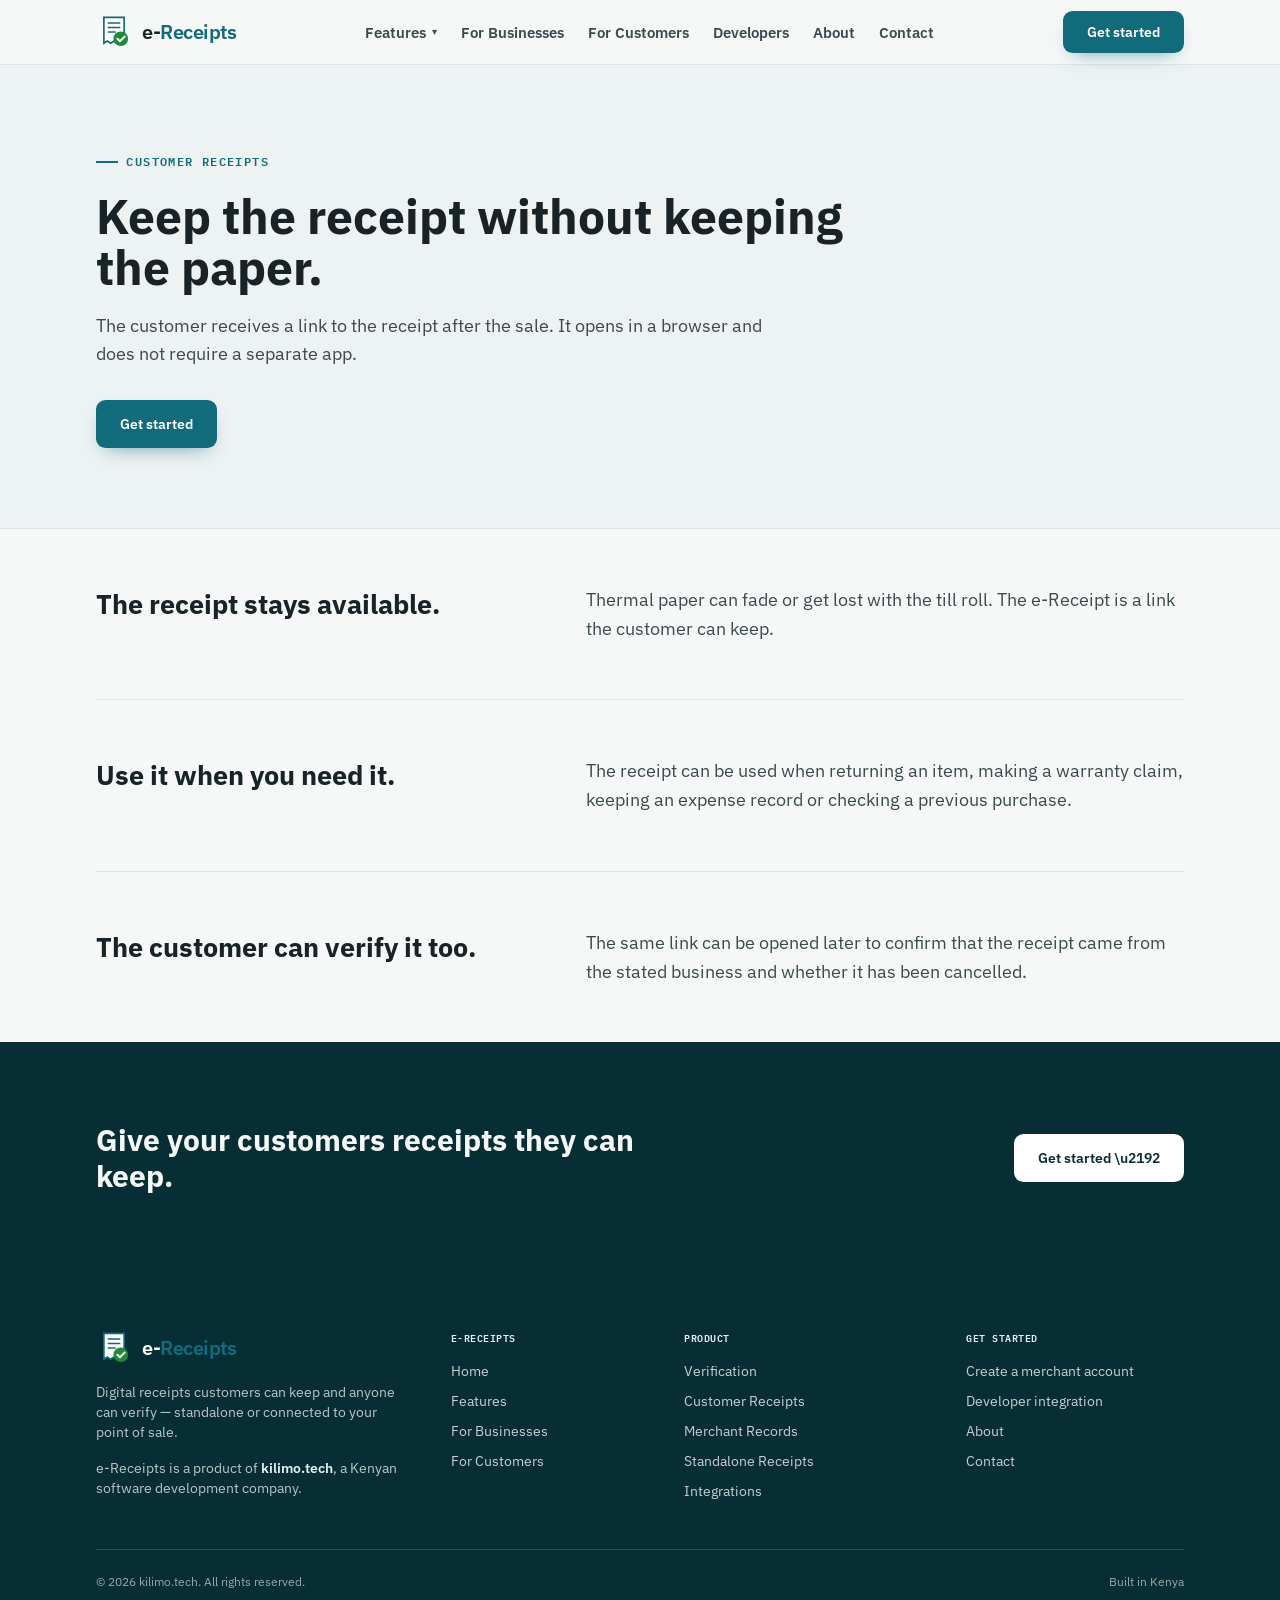
<file: features/customer-receipts.html>
<!DOCTYPE html><!--miAZxKKOmdLIISCBzGlE4--><html lang="en"><head><meta charSet="utf-8"/><meta name="viewport" content="width=device-width, initial-scale=1"/><link rel="stylesheet" href="/_next/static/chunks/4d782f076776551d.css" data-precedence="next"/><link rel="preload" as="script" fetchPriority="low" href="/_next/static/chunks/5bce68295c7f1f97.js"/><script src="/_next/static/chunks/391b5727e5bc11ec.js" async=""></script><script src="/_next/static/chunks/1c64b19886203277.js" async=""></script><script src="/_next/static/chunks/c44ba29902c6819e.js" async=""></script><script src="/_next/static/chunks/turbopack-5e5e5629a9695c20.js" async=""></script><script src="/_next/static/chunks/68452620cf562e21.js" async=""></script><script src="/_next/static/chunks/6c33792a57a66467.js" async=""></script><script src="/_next/static/chunks/beefb697acdd731a.js" async=""></script><link rel="preload" href="https://fonts.googleapis.com/css2?family=IBM+Plex+Sans:wght@400;500;600;700&amp;family=IBM+Plex+Mono:wght@400;500;600&amp;display=swap" as="style"/><link rel="preconnect" href="https://fonts.googleapis.com"/><link rel="preconnect" href="https://fonts.gstatic.com" crossorigin=""/><meta name="theme-color" content="#126B7A"/><title>Digital Receipts Customers Can Keep | e-Receipts</title><meta name="description" content="Customers receive a receipt link they can open without an app and keep for returns, warranties, expenses and future reference."/><meta name="author" content="e-Receipts"/><link rel="manifest" href="/manifest.json"/><meta name="keywords" content="digital receipts,verifiable receipts,e-receipts Kenya,electronic receipt system,receipt verification,POS receipt integration"/><meta name="robots" content="index, follow"/><meta property="og:title" content="e-Receipts | Verifiable Digital Receipts for Every Sale"/><meta property="og:description" content="Issue digital receipts that customers can keep and anyone can verify — standalone or connected to your point of sale."/><meta property="og:url" content="https://e-receipts.cseco.co.ke"/><meta property="og:site_name" content="e-Receipts"/><meta property="og:locale" content="en_KE"/><meta property="og:image" content="https://e-receipts.cseco.co.ke/og-image.png"/><meta property="og:image:width" content="1200"/><meta property="og:image:height" content="630"/><meta property="og:image:alt" content="e-Receipts — a receipt anyone can check"/><meta property="og:type" content="website"/><meta name="twitter:card" content="summary_large_image"/><meta name="twitter:title" content="e-Receipts | Verifiable Digital Receipts for Every Sale"/><meta name="twitter:description" content="Issue digital receipts that customers can keep and anyone can verify — standalone or connected to your point of sale."/><meta name="twitter:image" content="https://e-receipts.cseco.co.ke/og-image.png"/><link rel="icon" href="/favicon.svg" type="image/svg+xml"/><link rel="icon" href="/favicon.png" type="image/png" sizes="32x32"/><link rel="apple-touch-icon" href="/apple-touch-icon.png"/><link rel="stylesheet" href="https://fonts.googleapis.com/css2?family=IBM+Plex+Sans:wght@400;500;600;700&amp;family=IBM+Plex+Mono:wght@400;500;600&amp;display=swap"/><script type="application/ld+json">[{"@context":"https://schema.org","@type":"Organization","name":"e-Receipts","url":"https://e-receipts.cseco.co.ke","logo":"https://e-receipts.cseco.co.ke/apple-touch-icon.png","description":"e-Receipts is a digital-receipt platform: businesses issue verifiable electronic receipts, customers keep them as links, and anyone can check that a receipt is genuine and whether the sale was later cancelled.","parentOrganization":{"@type":"Organization","name":"kilimo.tech","url":"https://kilimo.tech"},"address":{"@type":"PostalAddress","addressLocality":"Nairobi","addressCountry":"Kenya"}},{"@context":"https://schema.org","@type":"WebSite","name":"e-Receipts","url":"https://e-receipts.cseco.co.ke"}]</script><script src="/_next/static/chunks/a6dad97d9634a72d.js" noModule=""></script></head><body class="flex min-h-screen flex-col"><div hidden=""><!--$--><!--/$--></div><header class="sticky top-0 z-50 border-b border-[var(--color-line)] bg-[var(--color-paper)]/95 backdrop-blur"><div class="wrap flex h-16 items-center justify-between"><a class="flex items-center gap-2.5" href="/"><svg viewBox="0 0 64 64" class="h-9 w-9" aria-hidden="true" fill="none"><path d="M14 6 h36 v46 l-6 -4 -6 4 -6 -4 -6 4 -6 -4 -6 4 Z" fill="#FFFFFF" stroke="#126B7A" stroke-width="3"></path><path d="M22 16 h20 M22 24 h20 M22 32 h12" stroke="#126B7A" stroke-width="3" stroke-linecap="round"></path><circle cx="44" cy="44" r="13" fill="#218739"></circle><path d="M38 44 l4.5 4.5 L51 40" stroke="#fff" stroke-width="3.4" stroke-linecap="round" stroke-linejoin="round"></path></svg><span class="font-display font-semibold tracking-tight text-xl">e-<span class="text-[var(--color-teal)]">Receipts</span></span></a><nav class="hidden items-center gap-6 lg:flex"><div class="relative"><a class="flex items-center gap-1.5 text-[0.95rem] font-semibold text-[var(--color-ink-soft)] hover:text-[var(--color-teal)]" href="/features">Features <span class="text-[10px]">▾</span></a></div><a class="text-[0.95rem] font-semibold text-[var(--color-ink-soft)] hover:text-[var(--color-teal)]" href="/for-businesses">For Businesses</a><a class="text-[0.95rem] font-semibold text-[var(--color-ink-soft)] hover:text-[var(--color-teal)]" href="/for-customers">For Customers</a><a class="text-[0.95rem] font-semibold text-[var(--color-ink-soft)] hover:text-[var(--color-teal)]" href="/developers">Developers</a><a class="text-[0.95rem] font-semibold text-[var(--color-ink-soft)] hover:text-[var(--color-teal)]" href="/about">About</a><a class="text-[0.95rem] font-semibold text-[var(--color-ink-soft)] hover:text-[var(--color-teal)]" href="/contact">Contact</a></nav><div class="flex items-center gap-3"><a href="https://app.e-receipts.cseco.co.ke" class="btn btn-primary hidden !py-2.5 sm:inline-flex">Get started</a><button aria-label="Toggle menu" class="inline-flex h-10 w-10 items-center justify-center rounded-lg border border-[var(--color-line-strong)] text-[var(--color-teal-deep)] lg:hidden"><span class="text-lg">☰</span></button></div></div></header><main class="flex-1"><script type="application/ld+json">{"@context":"https://schema.org","@type":"BreadcrumbList","itemListElement":[{"@type":"ListItem","position":1,"name":"Home","item":"https://e-receipts.cseco.co.ke"},{"@type":"ListItem","position":2,"name":"Features","item":"https://e-receipts.cseco.co.ke/features"},{"@type":"ListItem","position":3,"name":"Customer Receipts","item":"https://e-receipts.cseco.co.ke/features/customer-receipts"}]}</script><section class="border-b border-[var(--color-line)] bg-[var(--color-paper-deep)]"><div class="wrap py-16 lg:py-20"><div class="max-w-3xl"><span class="eyebrow">Customer receipts</span><h1 class="mt-5 font-display text-4xl font-bold leading-[1.06] sm:text-5xl">Keep the receipt without keeping the paper.</h1><div class="mt-5 max-w-2xl space-y-3 text-lg text-[var(--color-ink-soft)]"><p>The customer receives a link to the receipt after the sale. It opens in a browser and does not require a separate app.</p></div><div class="mt-8"><a href="https://app.e-receipts.cseco.co.ke" class="btn btn-primary">Get started</a></div></div></div></section><div class="wrap divide-y divide-[var(--color-line)]"><section class="grid gap-4 py-12 lg:grid-cols-[0.85fr_1.15fr] lg:gap-12 lg:py-14"><h2 class="font-display text-2xl font-bold leading-snug sm:text-[1.7rem]">The receipt stays available.</h2><div class="space-y-3 text-lg leading-relaxed text-[var(--color-ink-soft)]"><p>Thermal paper can fade or get lost with the till roll. The e-Receipt is a link the customer can keep.</p></div></section><section class="grid gap-4 py-12 lg:grid-cols-[0.85fr_1.15fr] lg:gap-12 lg:py-14"><h2 class="font-display text-2xl font-bold leading-snug sm:text-[1.7rem]">Use it when you need it.</h2><div class="space-y-3 text-lg leading-relaxed text-[var(--color-ink-soft)]"><p>The receipt can be used when returning an item, making a warranty claim, keeping an expense record or checking a previous purchase.</p></div></section><section class="grid gap-4 py-12 lg:grid-cols-[0.85fr_1.15fr] lg:gap-12 lg:py-14"><h2 class="font-display text-2xl font-bold leading-snug sm:text-[1.7rem]">The customer can verify it too.</h2><div class="space-y-3 text-lg leading-relaxed text-[var(--color-ink-soft)]"><p>The same link can be opened later to confirm that the receipt came from the stated business and whether it has been cancelled.</p></div></section></div><section class="bg-[var(--color-teal-dark)] py-16 lg:py-20"><div class="wrap flex flex-col items-start justify-between gap-6 md:flex-row md:items-center"><div class="max-w-xl"><h2 class="font-display text-2xl font-bold text-[var(--color-paper)] sm:text-3xl">Give your customers receipts they can keep.</h2></div><a href="https://app.e-receipts.cseco.co.ke" class="btn shrink-0 bg-white text-[var(--color-teal-dark)] hover:bg-[var(--color-teal-soft)]">Get started \u2192</a></div></section><!--$--><!--/$--></main><footer class="bg-[var(--color-teal-dark)] text-[var(--color-paper)]"><div class="wrap py-14"><div class="grid gap-10 md:grid-cols-[1.3fr_0.8fr_1fr_0.9fr]"><div><a class="flex items-center gap-2.5" href="/"><svg viewBox="0 0 64 64" class="h-9 w-9" aria-hidden="true" fill="none"><path d="M14 6 h36 v46 l-6 -4 -6 4 -6 -4 -6 4 -6 -4 -6 4 Z" fill="#FFFFFF" stroke="#126B7A" stroke-width="3"></path><path d="M22 16 h20 M22 24 h20 M22 32 h12" stroke="#126B7A" stroke-width="3" stroke-linecap="round"></path><circle cx="44" cy="44" r="13" fill="#218739"></circle><path d="M38 44 l4.5 4.5 L51 40" stroke="#fff" stroke-width="3.4" stroke-linecap="round" stroke-linejoin="round"></path></svg><span class="font-display font-semibold tracking-tight text-xl text-white">e-<span class="text-[var(--color-teal)]">Receipts</span></span></a><p class="mt-4 max-w-xs text-sm text-[var(--color-paper)]/75">Digital receipts customers can keep and anyone can verify — standalone or connected to your point of sale.</p><p class="mt-4 max-w-xs text-sm text-[var(--color-paper)]/75">e-Receipts is a product of<!-- --> <a href="https://kilimo.tech" class="font-semibold text-[var(--color-teal-soft)] hover:text-white">kilimo.tech</a>, a Kenyan software development company.</p></div><div><h5 class="font-mono text-[10px] font-semibold uppercase tracking-wider text-[var(--color-teal-soft)]">e-Receipts</h5><ul class="mt-4 space-y-2.5 text-sm text-[var(--color-paper)]/80"><li><a class="hover:text-white" href="/">Home</a></li><li><a class="hover:text-white" href="/features">Features</a></li><li><a class="hover:text-white" href="/for-businesses">For Businesses</a></li><li><a class="hover:text-white" href="/for-customers">For Customers</a></li></ul></div><div><h5 class="font-mono text-[10px] font-semibold uppercase tracking-wider text-[var(--color-teal-soft)]">Product</h5><ul class="mt-4 space-y-2.5 text-sm text-[var(--color-paper)]/80"><li><a class="hover:text-white" href="/features/verification">Verification</a></li><li><a class="hover:text-white" href="/features/customer-receipts">Customer Receipts</a></li><li><a class="hover:text-white" href="/features/merchant-records">Merchant Records</a></li><li><a class="hover:text-white" href="/features/standalone">Standalone Receipts</a></li><li><a class="hover:text-white" href="/developers">Integrations</a></li></ul></div><div><h5 class="font-mono text-[10px] font-semibold uppercase tracking-wider text-[var(--color-teal-soft)]">Get started</h5><ul class="mt-4 space-y-2.5 text-sm text-[var(--color-paper)]/80"><li><a href="https://app.e-receipts.cseco.co.ke" class="hover:text-white">Create a merchant account</a></li><li><a class="hover:text-white" href="/developers">Developer integration</a></li><li><a class="hover:text-white" href="/about">About</a></li><li><a class="hover:text-white" href="/contact">Contact</a></li></ul></div></div><div class="mt-12 flex flex-col gap-3 border-t border-white/15 pt-6 sm:flex-row sm:items-center sm:justify-between"><p class="text-xs text-[var(--color-paper)]/60">© <!-- -->2026<!-- --> kilimo.tech. All rights reserved.</p><p class="text-xs text-[var(--color-paper)]/60">Built in Kenya</p></div></div></footer><script src="/_next/static/chunks/5bce68295c7f1f97.js" id="_R_" async=""></script><script>(self.__next_f=self.__next_f||[]).push([0])</script><script>self.__next_f.push([1,"1:\"$Sreact.fragment\"\n2:I[2971,[\"/_next/static/chunks/68452620cf562e21.js\"],\"Header\"]\n3:I[92322,[\"/_next/static/chunks/6c33792a57a66467.js\",\"/_next/static/chunks/beefb697acdd731a.js\"],\"default\"]\n4:I[81409,[\"/_next/static/chunks/6c33792a57a66467.js\",\"/_next/static/chunks/beefb697acdd731a.js\"],\"default\"]\n5:I[74426,[\"/_next/static/chunks/68452620cf562e21.js\"],\"\"]\nf:I[60374,[\"/_next/static/chunks/6c33792a57a66467.js\",\"/_next/static/chunks/beefb697acdd731a.js\"],\"default\"]\n:HL[\"/_next/static/chunks/4d782f076776551d.css\",\"style\"]\n:HL[\"https://fonts.googleapis.com/css2?family=IBM+Plex+Sans:wght@400;500;600;700\u0026family=IBM+Plex+Mono:wght@400;500;600\u0026display=swap\",\"style\"]\n"])</script><script>self.__next_f.push([1,"0:{\"P\":null,\"b\":\"miAZxKKOmdLIISCBzGlE4\",\"c\":[\"\",\"features\",\"customer-receipts\"],\"q\":\"\",\"i\":false,\"f\":[[[\"\",{\"children\":[\"features\",{\"children\":[\"customer-receipts\",{\"children\":[\"__PAGE__\",{}]}]}]},\"$undefined\",\"$undefined\",true],[[\"$\",\"$1\",\"c\",{\"children\":[[[\"$\",\"link\",\"0\",{\"rel\":\"stylesheet\",\"href\":\"/_next/static/chunks/4d782f076776551d.css\",\"precedence\":\"next\",\"crossOrigin\":\"$undefined\",\"nonce\":\"$undefined\"}],[\"$\",\"script\",\"script-0\",{\"src\":\"/_next/static/chunks/68452620cf562e21.js\",\"async\":true,\"nonce\":\"$undefined\"}]],[\"$\",\"html\",null,{\"lang\":\"en\",\"children\":[[\"$\",\"head\",null,{\"children\":[[\"$\",\"link\",null,{\"rel\":\"preconnect\",\"href\":\"https://fonts.googleapis.com\"}],[\"$\",\"link\",null,{\"rel\":\"preconnect\",\"href\":\"https://fonts.gstatic.com\",\"crossOrigin\":\"\"}],[\"$\",\"link\",null,{\"rel\":\"stylesheet\",\"href\":\"https://fonts.googleapis.com/css2?family=IBM+Plex+Sans:wght@400;500;600;700\u0026family=IBM+Plex+Mono:wght@400;500;600\u0026display=swap\"}],[\"$\",\"script\",null,{\"type\":\"application/ld+json\",\"dangerouslySetInnerHTML\":{\"__html\":\"[{\\\"@context\\\":\\\"https://schema.org\\\",\\\"@type\\\":\\\"Organization\\\",\\\"name\\\":\\\"e-Receipts\\\",\\\"url\\\":\\\"https://e-receipts.cseco.co.ke\\\",\\\"logo\\\":\\\"https://e-receipts.cseco.co.ke/apple-touch-icon.png\\\",\\\"description\\\":\\\"e-Receipts is a digital-receipt platform: businesses issue verifiable electronic receipts, customers keep them as links, and anyone can check that a receipt is genuine and whether the sale was later cancelled.\\\",\\\"parentOrganization\\\":{\\\"@type\\\":\\\"Organization\\\",\\\"name\\\":\\\"kilimo.tech\\\",\\\"url\\\":\\\"https://kilimo.tech\\\"},\\\"address\\\":{\\\"@type\\\":\\\"PostalAddress\\\",\\\"addressLocality\\\":\\\"Nairobi\\\",\\\"addressCountry\\\":\\\"Kenya\\\"}},{\\\"@context\\\":\\\"https://schema.org\\\",\\\"@type\\\":\\\"WebSite\\\",\\\"name\\\":\\\"e-Receipts\\\",\\\"url\\\":\\\"https://e-receipts.cseco.co.ke\\\"}]\"}}]]}],[\"$\",\"body\",null,{\"className\":\"flex min-h-screen flex-col\",\"children\":[[\"$\",\"$L2\",null,{}],[\"$\",\"main\",null,{\"className\":\"flex-1\",\"children\":[\"$\",\"$L3\",null,{\"parallelRouterKey\":\"children\",\"error\":\"$undefined\",\"errorStyles\":\"$undefined\",\"errorScripts\":\"$undefined\",\"template\":[\"$\",\"$L4\",null,{}],\"templateStyles\":\"$undefined\",\"templateScripts\":\"$undefined\",\"notFound\":[[[\"$\",\"title\",null,{\"children\":\"404: This page could not be found.\"}],[\"$\",\"div\",null,{\"style\":{\"fontFamily\":\"system-ui,\\\"Segoe UI\\\",Roboto,Helvetica,Arial,sans-serif,\\\"Apple Color Emoji\\\",\\\"Segoe UI Emoji\\\"\",\"height\":\"100vh\",\"textAlign\":\"center\",\"display\":\"flex\",\"flexDirection\":\"column\",\"alignItems\":\"center\",\"justifyContent\":\"center\"},\"children\":[\"$\",\"div\",null,{\"children\":[[\"$\",\"style\",null,{\"dangerouslySetInnerHTML\":{\"__html\":\"body{color:#000;background:#fff;margin:0}.next-error-h1{border-right:1px solid rgba(0,0,0,.3)}@media (prefers-color-scheme:dark){body{color:#fff;background:#000}.next-error-h1{border-right:1px solid rgba(255,255,255,.3)}}\"}}],[\"$\",\"h1\",null,{\"className\":\"next-error-h1\",\"style\":{\"display\":\"inline-block\",\"margin\":\"0 20px 0 0\",\"padding\":\"0 23px 0 0\",\"fontSize\":24,\"fontWeight\":500,\"verticalAlign\":\"top\",\"lineHeight\":\"49px\"},\"children\":404}],[\"$\",\"div\",null,{\"style\":{\"display\":\"inline-block\"},\"children\":[\"$\",\"h2\",null,{\"style\":{\"fontSize\":14,\"fontWeight\":400,\"lineHeight\":\"49px\",\"margin\":0},\"children\":\"This page could not be found.\"}]}]]}]}]],[]],\"forbidden\":\"$undefined\",\"unauthorized\":\"$undefined\"}]}],[\"$\",\"footer\",null,{\"className\":\"bg-[var(--color-teal-dark)] text-[var(--color-paper)]\",\"children\":[\"$\",\"div\",null,{\"className\":\"wrap py-14\",\"children\":[[\"$\",\"div\",null,{\"className\":\"grid gap-10 md:grid-cols-[1.3fr_0.8fr_1fr_0.9fr]\",\"children\":[[\"$\",\"div\",null,{\"children\":[[\"$\",\"$L5\",null,{\"href\":\"/\",\"className\":\"flex items-center gap-2.5\",\"children\":[[\"$\",\"svg\",null,{\"viewBox\":\"0 0 64 64\",\"className\":\"h-9 w-9\",\"aria-hidden\":\"true\",\"fill\":\"none\",\"children\":[[\"$\",\"path\",null,{\"d\":\"M14 6 h36 v46 l-6 -4 -6 4 -6 -4 -6 4 -6 -4 -6 4 Z\",\"fill\":\"#FFFFFF\",\"stroke\":\"#126B7A\",\"strokeWidth\":\"3\"}],[\"$\",\"path\",null,{\"d\":\"M22 16 h20 M22 24 h20 M22 32 h12\",\"stroke\":\"#126B7A\",\"strokeWidth\":\"3\",\"strokeLinecap\":\"round\"}],[\"$\",\"circle\",null,{\"cx\":\"44\",\"cy\":\"44\",\"r\":\"13\",\"fill\":\"#218739\"}],[\"$\",\"path\",null,{\"d\":\"M38 44 l4.5 4.5 L51 40\",\"stroke\":\"#fff\",\"strokeWidth\":\"3.4\",\"strokeLinecap\":\"round\",\"strokeLinejoin\":\"round\"}]]}],[\"$\",\"span\",null,{\"className\":\"font-display font-semibold tracking-tight text-xl text-white\",\"children\":[\"e-\",[\"$\",\"span\",null,{\"className\":\"text-[var(--color-teal)]\",\"children\":\"Receipts\"}]]}]]}],[\"$\",\"p\",null,{\"className\":\"mt-4 max-w-xs text-sm text-[var(--color-paper)]/75\",\"children\":\"Digital receipts customers can keep and anyone can verify — standalone or connected to your point of sale.\"}],\"$L6\"]}],\"$L7\",\"$L8\",\"$L9\"]}],\"$La\"]}]}]]}]]}]]}],{\"children\":[\"$Lb\",{\"children\":[\"$Lc\",{\"children\":[\"$Ld\",{},null,false,false]},null,false,false]},null,false,false]},null,false,false],\"$Le\",false]],\"m\":\"$undefined\",\"G\":[\"$f\",[]],\"S\":true}\n"])</script><script>self.__next_f.push([1,"12:I[19091,[\"/_next/static/chunks/6c33792a57a66467.js\",\"/_next/static/chunks/beefb697acdd731a.js\"],\"ViewportBoundary\"]\n14:I[19091,[\"/_next/static/chunks/6c33792a57a66467.js\",\"/_next/static/chunks/beefb697acdd731a.js\"],\"MetadataBoundary\"]\n15:\"$Sreact.suspense\"\n6:[\"$\",\"p\",null,{\"className\":\"mt-4 max-w-xs text-sm text-[var(--color-paper)]/75\",\"children\":[\"e-Receipts is a product of\",\" \",[\"$\",\"a\",null,{\"href\":\"https://kilimo.tech\",\"className\":\"font-semibold text-[var(--color-teal-soft)] hover:text-white\",\"children\":\"kilimo.tech\"}],\", a Kenyan software development company.\"]}]\n7:[\"$\",\"div\",null,{\"children\":[[\"$\",\"h5\",null,{\"className\":\"font-mono text-[10px] font-semibold uppercase tracking-wider text-[var(--color-teal-soft)]\",\"children\":\"e-Receipts\"}],[\"$\",\"ul\",null,{\"className\":\"mt-4 space-y-2.5 text-sm text-[var(--color-paper)]/80\",\"children\":[[\"$\",\"li\",\"/\",{\"children\":[\"$\",\"$L5\",null,{\"href\":\"/\",\"className\":\"hover:text-white\",\"children\":\"Home\"}]}],[\"$\",\"li\",\"/features\",{\"children\":[\"$\",\"$L5\",null,{\"href\":\"/features\",\"className\":\"hover:text-white\",\"children\":\"Features\"}]}],[\"$\",\"li\",\"/for-businesses\",{\"children\":[\"$\",\"$L5\",null,{\"href\":\"/for-businesses\",\"className\":\"hover:text-white\",\"children\":\"For Businesses\"}]}],[\"$\",\"li\",\"/for-customers\",{\"children\":[\"$\",\"$L5\",null,{\"href\":\"/for-customers\",\"className\":\"hover:text-white\",\"children\":\"For Customers\"}]}]]}]]}]\n8:[\"$\",\"div\",null,{\"children\":[[\"$\",\"h5\",null,{\"className\":\"font-mono text-[10px] font-semibold uppercase tracking-wider text-[var(--color-teal-soft)]\",\"children\":\"Product\"}],[\"$\",\"ul\",null,{\"className\":\"mt-4 space-y-2.5 text-sm text-[var(--color-paper)]/80\",\"children\":[[\"$\",\"li\",\"/features/verification\",{\"children\":[\"$\",\"$L5\",null,{\"href\":\"/features/verification\",\"className\":\"hover:text-white\",\"children\":\"Verification\"}]}],[\"$\",\"li\",\"/features/customer-receipts\",{\"children\":[\"$\",\"$L5\",null,{\"href\":\"/features/customer-receipts\",\"className\":\"hover:text-white\",\"children\":\"Customer Receipts\"}]}],[\"$\",\"li\",\"/features/merchant-records\",{\"children\":[\"$\",\"$L5\",null,{\"href\":\"/features/merchant-records\",\"className\":\"hover:text-white\",\"children\":\"Merchant Records\"}]}],[\"$\",\"li\",\"/features/standalone\",{\"children\":[\"$\",\"$L5\",null,{\"href\":\"/features/standalone\",\"className\":\"hover:text-white\",\"children\":\"Standalone Receipts\"}]}],[\"$\",\"li\",\"/developers\",{\"children\":[\"$\",\"$L5\",null,{\"href\":\"/developers\",\"className\":\"hover:text-white\",\"children\":\"Integrations\"}]}]]}]]}]\n9:[\"$\",\"div\",null,{\"children\":[[\"$\",\"h5\",null,{\"className\":\"font-mono text-[10px] font-semibold uppercase tracking-wider text-[var(--color-teal-soft)]\",\"children\":\"Get started\"}],[\"$\",\"ul\",null,{\"className\":\"mt-4 space-y-2.5 text-sm text-[var(--color-paper)]/80\",\"children\":[[\"$\",\"li\",null,{\"children\":[\"$\",\"a\",null,{\"href\":\"https://app.e-receipts.cseco.co.ke\",\"className\":\"hover:text-white\",\"children\":\"Create a merchant account\"}]}],[\"$\",\"li\",null,{\"children\":[\"$\",\"$L5\",null,{\"href\":\"/developers\",\"className\":\"hover:text-white\",\"children\":\"Developer integration\"}]}],[[\"$\",\"li\",\"/about\",{\"children\":[\"$\",\"$L5\",null,{\"href\":\"/about\",\"className\":\"hover:text-white\",\"children\":\"About\"}]}],[\"$\",\"li\",\"/contact\",{\"children\":[\"$\",\"$L5\",null,{\"href\":\"/contact\",\"className\":\"hover:text-white\",\"children\":\"Contact\"}]}]]]}]]}]\na:[\"$\",\"div\",null,{\"className\":\"mt-12 flex flex-col gap-3 border-t border-white/15 pt-6 sm:flex-row sm:items-center sm:justify-between\",\"children\":[[\"$\",\"p\",null,{\"className\":\"text-xs text-[var(--color-paper)]/60\",\"children\":[\"© \",2026,\" kilimo.tech. All rights reserved.\"]}],[\"$\",\"p\",null,{\"className\":\"text-xs text-[var(--color-paper)]/60\",\"children\":\"Built in Kenya\"}]]}]\nb:[\"$\",\"$1\",\"c\",{\"children\":[null,[\"$\",\"$L3\",null,{\"parallelRouterKey\":\"children\",\"error\":\"$undefined\",\"errorStyles\":\"$undefined\",\"errorScripts\":\"$undefined\",\"template\":[\"$\",\"$L4\",null,{}],\"templateStyles\":\"$undefined\",\"templateScripts\":\"$undefined\",\"notFound\":\"$undefined\",\"forbidden\":\"$undefined\",\"unauthorized\":\"$undefined\"}]]}]\nc:[\"$\",\"$1\",\"c\",{\"children\":[null,[\"$\",\"$L3\",null,{\"parallelRouterKey\":\"children\",\"error\":\"$undefined\",\"errorStyles\":\""])</script><script>self.__next_f.push([1,"$undefined\",\"errorScripts\":\"$undefined\",\"template\":[\"$\",\"$L4\",null,{}],\"templateStyles\":\"$undefined\",\"templateScripts\":\"$undefined\",\"notFound\":\"$undefined\",\"forbidden\":\"$undefined\",\"unauthorized\":\"$undefined\"}]]}]\n"])</script><script>self.__next_f.push([1,"d:[\"$\",\"$1\",\"c\",{\"children\":[[[\"$\",\"script\",null,{\"type\":\"application/ld+json\",\"dangerouslySetInnerHTML\":{\"__html\":\"{\\\"@context\\\":\\\"https://schema.org\\\",\\\"@type\\\":\\\"BreadcrumbList\\\",\\\"itemListElement\\\":[{\\\"@type\\\":\\\"ListItem\\\",\\\"position\\\":1,\\\"name\\\":\\\"Home\\\",\\\"item\\\":\\\"https://e-receipts.cseco.co.ke\\\"},{\\\"@type\\\":\\\"ListItem\\\",\\\"position\\\":2,\\\"name\\\":\\\"Features\\\",\\\"item\\\":\\\"https://e-receipts.cseco.co.ke/features\\\"},{\\\"@type\\\":\\\"ListItem\\\",\\\"position\\\":3,\\\"name\\\":\\\"Customer Receipts\\\",\\\"item\\\":\\\"https://e-receipts.cseco.co.ke/features/customer-receipts\\\"}]}\"}}],[\"$\",\"section\",null,{\"className\":\"border-b border-[var(--color-line)] bg-[var(--color-paper-deep)]\",\"children\":[\"$\",\"div\",null,{\"className\":\"wrap py-16 lg:py-20\",\"children\":[\"$\",\"div\",null,{\"className\":\"max-w-3xl\",\"children\":[[\"$\",\"span\",null,{\"className\":\"eyebrow\",\"children\":\"Customer receipts\"}],[\"$\",\"h1\",null,{\"className\":\"mt-5 font-display text-4xl font-bold leading-[1.06] sm:text-5xl\",\"children\":\"Keep the receipt without keeping the paper.\"}],[\"$\",\"div\",null,{\"className\":\"mt-5 max-w-2xl space-y-3 text-lg text-[var(--color-ink-soft)]\",\"children\":[\"$\",\"p\",null,{\"children\":\"The customer receives a link to the receipt after the sale. It opens in a browser and does not require a separate app.\"}]}],[\"$\",\"div\",null,{\"className\":\"mt-8\",\"children\":[\"$\",\"a\",null,{\"href\":\"https://app.e-receipts.cseco.co.ke\",\"className\":\"btn btn-primary\",\"children\":\"Get started\"}]}]]}]}]}],[\"$\",\"div\",null,{\"className\":\"wrap divide-y divide-[var(--color-line)]\",\"children\":[[\"$\",\"section\",\"The receipt stays available.\",{\"className\":\"grid gap-4 py-12 lg:grid-cols-[0.85fr_1.15fr] lg:gap-12 lg:py-14\",\"children\":[[\"$\",\"h2\",null,{\"className\":\"font-display text-2xl font-bold leading-snug sm:text-[1.7rem]\",\"children\":\"The receipt stays available.\"}],[\"$\",\"div\",null,{\"className\":\"space-y-3 text-lg leading-relaxed text-[var(--color-ink-soft)]\",\"children\":[[\"$\",\"p\",\"Thermal paper can fade or get lost with the till roll. The e-Receipt is a link the customer can keep.\",{\"children\":\"Thermal paper can fade or get lost with the till roll. The e-Receipt is a link the customer can keep.\"}]]}]]}],[\"$\",\"section\",\"Use it when you need it.\",{\"className\":\"grid gap-4 py-12 lg:grid-cols-[0.85fr_1.15fr] lg:gap-12 lg:py-14\",\"children\":[[\"$\",\"h2\",null,{\"className\":\"font-display text-2xl font-bold leading-snug sm:text-[1.7rem]\",\"children\":\"Use it when you need it.\"}],[\"$\",\"div\",null,{\"className\":\"space-y-3 text-lg leading-relaxed text-[var(--color-ink-soft)]\",\"children\":[[\"$\",\"p\",\"The receipt can be used when returning an item, making a warranty claim, keeping an expense record or checking a previous purchase.\",{\"children\":\"The receipt can be used when returning an item, making a warranty claim, keeping an expense record or checking a previous purchase.\"}]]}]]}],[\"$\",\"section\",\"The customer can verify it too.\",{\"className\":\"grid gap-4 py-12 lg:grid-cols-[0.85fr_1.15fr] lg:gap-12 lg:py-14\",\"children\":[[\"$\",\"h2\",null,{\"className\":\"font-display text-2xl font-bold leading-snug sm:text-[1.7rem]\",\"children\":\"The customer can verify it too.\"}],[\"$\",\"div\",null,{\"className\":\"space-y-3 text-lg leading-relaxed text-[var(--color-ink-soft)]\",\"children\":[[\"$\",\"p\",\"The same link can be opened later to confirm that the receipt came from the stated business and whether it has been cancelled.\",{\"children\":\"The same link can be opened later to confirm that the receipt came from the stated business and whether it has been cancelled.\"}]]}]]}]]}],[\"$\",\"section\",null,{\"className\":\"bg-[var(--color-teal-dark)] py-16 lg:py-20\",\"children\":[\"$\",\"div\",null,{\"className\":\"wrap flex flex-col items-start justify-between gap-6 md:flex-row md:items-center\",\"children\":[[\"$\",\"div\",null,{\"className\":\"max-w-xl\",\"children\":[[\"$\",\"h2\",null,{\"className\":\"font-display text-2xl font-bold text-[var(--color-paper)] sm:text-3xl\",\"children\":\"Give your customers receipts they can keep.\"}],\"$undefined\"]}],\"$L10\"]}]}]],null,\"$L11\"]}]\n"])</script><script>self.__next_f.push([1,"e:[\"$\",\"$1\",\"h\",{\"children\":[null,[\"$\",\"$L12\",null,{\"children\":\"$@13\"}],[\"$\",\"div\",null,{\"hidden\":true,\"children\":[\"$\",\"$L14\",null,{\"children\":[\"$\",\"$15\",null,{\"name\":\"Next.Metadata\",\"children\":\"$@16\"}]}]}],null]}]\n"])</script><script>self.__next_f.push([1,"17:I[19091,[\"/_next/static/chunks/6c33792a57a66467.js\",\"/_next/static/chunks/beefb697acdd731a.js\"],\"OutletBoundary\"]\n10:[\"$\",\"a\",null,{\"href\":\"https://app.e-receipts.cseco.co.ke\",\"className\":\"btn shrink-0 bg-white text-[var(--color-teal-dark)] hover:bg-[var(--color-teal-soft)]\",\"children\":\"Get started \\\\u2192\"}]\n11:[\"$\",\"$L17\",null,{\"children\":[\"$\",\"$15\",null,{\"name\":\"Next.MetadataOutlet\",\"children\":\"$@18\"}]}]\n"])</script><script>self.__next_f.push([1,"13:[[\"$\",\"meta\",\"0\",{\"charSet\":\"utf-8\"}],[\"$\",\"meta\",\"1\",{\"name\":\"viewport\",\"content\":\"width=device-width, initial-scale=1\"}],[\"$\",\"meta\",\"2\",{\"name\":\"theme-color\",\"content\":\"#126B7A\"}]]\n"])</script><script>self.__next_f.push([1,"19:I[51042,[\"/_next/static/chunks/6c33792a57a66467.js\",\"/_next/static/chunks/beefb697acdd731a.js\"],\"IconMark\"]\n"])</script><script>self.__next_f.push([1,"16:[[\"$\",\"title\",\"0\",{\"children\":\"Digital Receipts Customers Can Keep | e-Receipts\"}],[\"$\",\"meta\",\"1\",{\"name\":\"description\",\"content\":\"Customers receive a receipt link they can open without an app and keep for returns, warranties, expenses and future reference.\"}],[\"$\",\"meta\",\"2\",{\"name\":\"author\",\"content\":\"e-Receipts\"}],[\"$\",\"link\",\"3\",{\"rel\":\"manifest\",\"href\":\"/manifest.json\",\"crossOrigin\":\"$undefined\"}],[\"$\",\"meta\",\"4\",{\"name\":\"keywords\",\"content\":\"digital receipts,verifiable receipts,e-receipts Kenya,electronic receipt system,receipt verification,POS receipt integration\"}],[\"$\",\"meta\",\"5\",{\"name\":\"robots\",\"content\":\"index, follow\"}],[\"$\",\"meta\",\"6\",{\"property\":\"og:title\",\"content\":\"e-Receipts | Verifiable Digital Receipts for Every Sale\"}],[\"$\",\"meta\",\"7\",{\"property\":\"og:description\",\"content\":\"Issue digital receipts that customers can keep and anyone can verify — standalone or connected to your point of sale.\"}],[\"$\",\"meta\",\"8\",{\"property\":\"og:url\",\"content\":\"https://e-receipts.cseco.co.ke\"}],[\"$\",\"meta\",\"9\",{\"property\":\"og:site_name\",\"content\":\"e-Receipts\"}],[\"$\",\"meta\",\"10\",{\"property\":\"og:locale\",\"content\":\"en_KE\"}],[\"$\",\"meta\",\"11\",{\"property\":\"og:image\",\"content\":\"https://e-receipts.cseco.co.ke/og-image.png\"}],[\"$\",\"meta\",\"12\",{\"property\":\"og:image:width\",\"content\":\"1200\"}],[\"$\",\"meta\",\"13\",{\"property\":\"og:image:height\",\"content\":\"630\"}],[\"$\",\"meta\",\"14\",{\"property\":\"og:image:alt\",\"content\":\"e-Receipts — a receipt anyone can check\"}],[\"$\",\"meta\",\"15\",{\"property\":\"og:type\",\"content\":\"website\"}],[\"$\",\"meta\",\"16\",{\"name\":\"twitter:card\",\"content\":\"summary_large_image\"}],[\"$\",\"meta\",\"17\",{\"name\":\"twitter:title\",\"content\":\"e-Receipts | Verifiable Digital Receipts for Every Sale\"}],[\"$\",\"meta\",\"18\",{\"name\":\"twitter:description\",\"content\":\"Issue digital receipts that customers can keep and anyone can verify — standalone or connected to your point of sale.\"}],[\"$\",\"meta\",\"19\",{\"name\":\"twitter:image\",\"content\":\"https://e-receipts.cseco.co.ke/og-image.png\"}],[\"$\",\"link\",\"20\",{\"rel\":\"icon\",\"href\":\"/favicon.svg\",\"type\":\"image/svg+xml\"}],[\"$\",\"link\",\"21\",{\"rel\":\"icon\",\"href\":\"/favicon.png\",\"type\":\"image/png\",\"sizes\":\"32x32\"}],[\"$\",\"link\",\"22\",{\"rel\":\"apple-touch-icon\",\"href\":\"/apple-touch-icon.png\"}],[\"$\",\"$L19\",\"23\",{}]]\n"])</script><script>self.__next_f.push([1,"18:null\n"])</script></body></html>
</file>
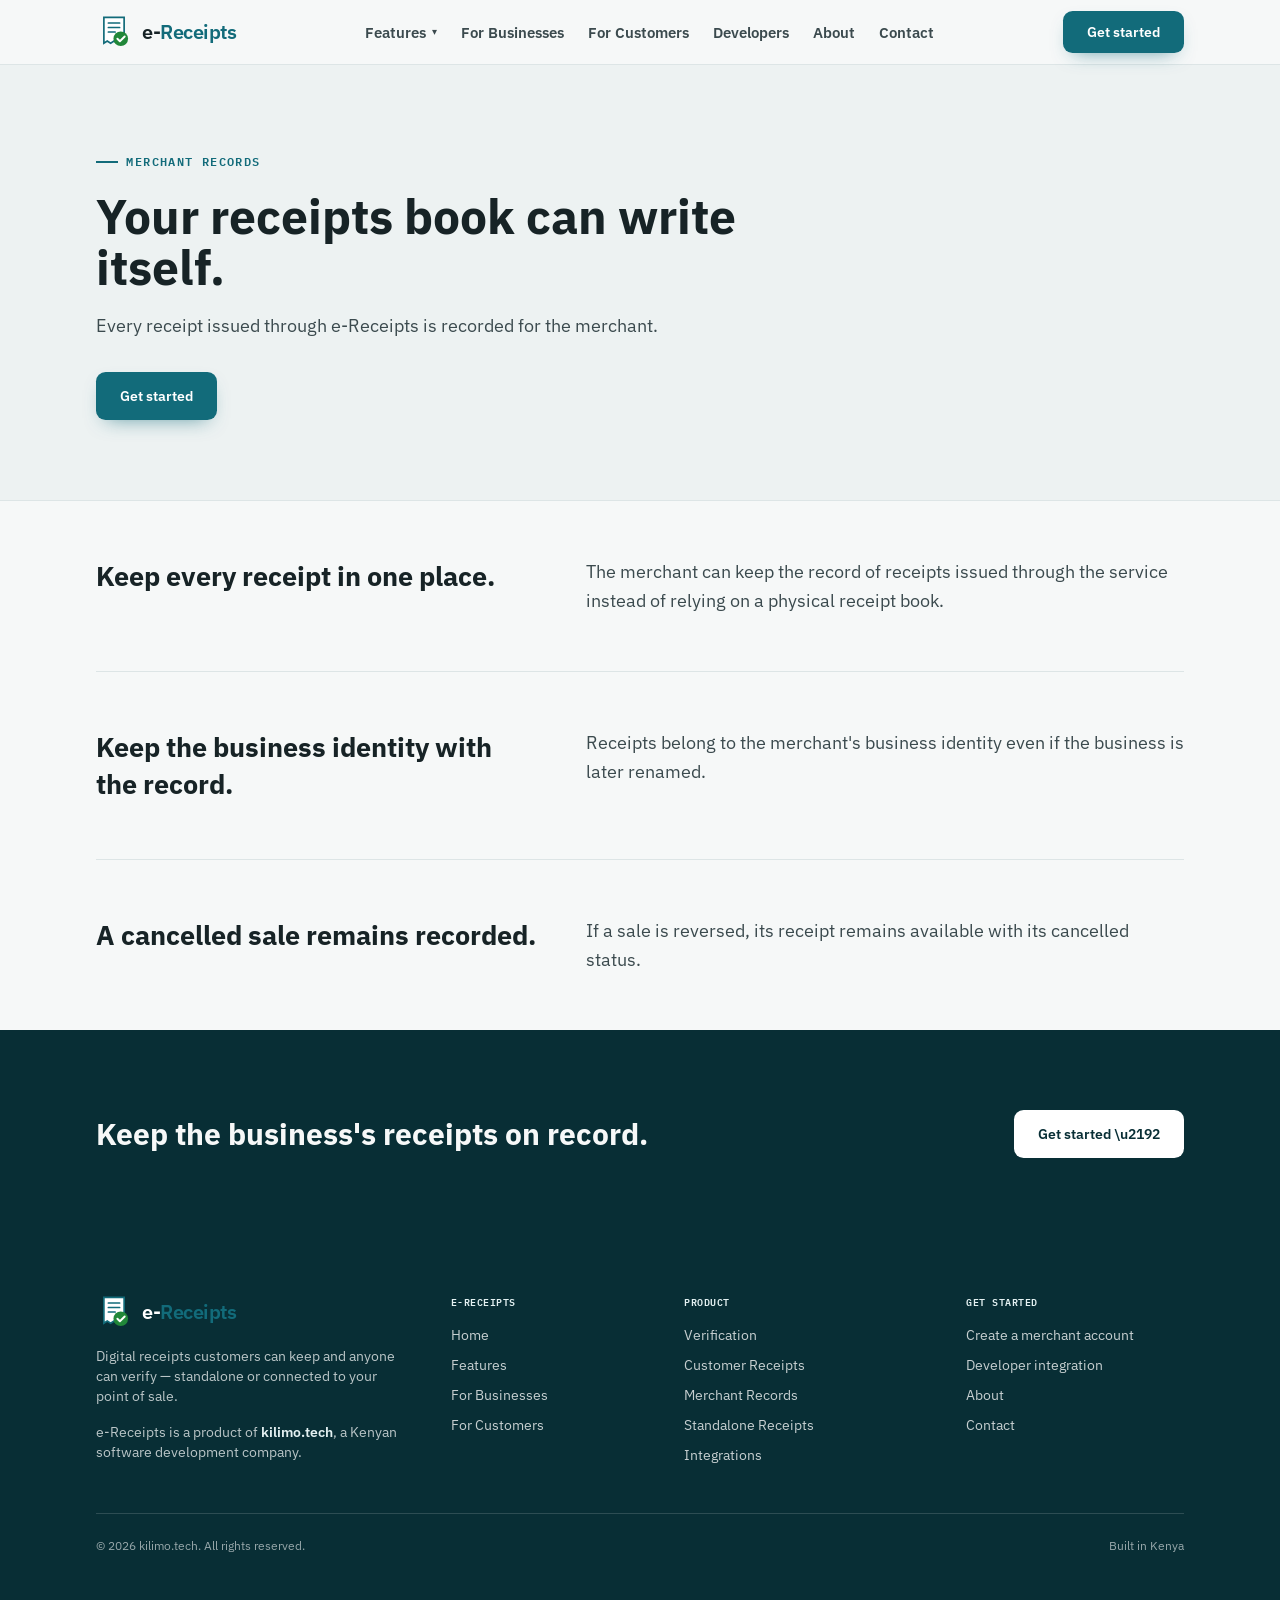
<file: features/merchant-records.html>
<!DOCTYPE html><!--miAZxKKOmdLIISCBzGlE4--><html lang="en"><head><meta charSet="utf-8"/><meta name="viewport" content="width=device-width, initial-scale=1"/><link rel="stylesheet" href="/_next/static/chunks/4d782f076776551d.css" data-precedence="next"/><link rel="preload" as="script" fetchPriority="low" href="/_next/static/chunks/5bce68295c7f1f97.js"/><script src="/_next/static/chunks/391b5727e5bc11ec.js" async=""></script><script src="/_next/static/chunks/1c64b19886203277.js" async=""></script><script src="/_next/static/chunks/c44ba29902c6819e.js" async=""></script><script src="/_next/static/chunks/turbopack-5e5e5629a9695c20.js" async=""></script><script src="/_next/static/chunks/68452620cf562e21.js" async=""></script><script src="/_next/static/chunks/6c33792a57a66467.js" async=""></script><script src="/_next/static/chunks/beefb697acdd731a.js" async=""></script><link rel="preload" href="https://fonts.googleapis.com/css2?family=IBM+Plex+Sans:wght@400;500;600;700&amp;family=IBM+Plex+Mono:wght@400;500;600&amp;display=swap" as="style"/><link rel="preconnect" href="https://fonts.googleapis.com"/><link rel="preconnect" href="https://fonts.gstatic.com" crossorigin=""/><meta name="theme-color" content="#126B7A"/><title>Digital Receipt Records for Businesses | e-Receipts</title><meta name="description" content="e-Receipts keeps every receipt issued by a business in its merchant workspace, under the business&#x27;s own name and history."/><meta name="author" content="e-Receipts"/><link rel="manifest" href="/manifest.json"/><meta name="keywords" content="digital receipts,verifiable receipts,e-receipts Kenya,electronic receipt system,receipt verification,POS receipt integration"/><meta name="robots" content="index, follow"/><meta property="og:title" content="e-Receipts | Verifiable Digital Receipts for Every Sale"/><meta property="og:description" content="Issue digital receipts that customers can keep and anyone can verify — standalone or connected to your point of sale."/><meta property="og:url" content="https://e-receipts.cseco.co.ke"/><meta property="og:site_name" content="e-Receipts"/><meta property="og:locale" content="en_KE"/><meta property="og:image" content="https://e-receipts.cseco.co.ke/og-image.png"/><meta property="og:image:width" content="1200"/><meta property="og:image:height" content="630"/><meta property="og:image:alt" content="e-Receipts — a receipt anyone can check"/><meta property="og:type" content="website"/><meta name="twitter:card" content="summary_large_image"/><meta name="twitter:title" content="e-Receipts | Verifiable Digital Receipts for Every Sale"/><meta name="twitter:description" content="Issue digital receipts that customers can keep and anyone can verify — standalone or connected to your point of sale."/><meta name="twitter:image" content="https://e-receipts.cseco.co.ke/og-image.png"/><link rel="icon" href="/favicon.svg" type="image/svg+xml"/><link rel="icon" href="/favicon.png" type="image/png" sizes="32x32"/><link rel="apple-touch-icon" href="/apple-touch-icon.png"/><link rel="stylesheet" href="https://fonts.googleapis.com/css2?family=IBM+Plex+Sans:wght@400;500;600;700&amp;family=IBM+Plex+Mono:wght@400;500;600&amp;display=swap"/><script type="application/ld+json">[{"@context":"https://schema.org","@type":"Organization","name":"e-Receipts","url":"https://e-receipts.cseco.co.ke","logo":"https://e-receipts.cseco.co.ke/apple-touch-icon.png","description":"e-Receipts is a digital-receipt platform: businesses issue verifiable electronic receipts, customers keep them as links, and anyone can check that a receipt is genuine and whether the sale was later cancelled.","parentOrganization":{"@type":"Organization","name":"kilimo.tech","url":"https://kilimo.tech"},"address":{"@type":"PostalAddress","addressLocality":"Nairobi","addressCountry":"Kenya"}},{"@context":"https://schema.org","@type":"WebSite","name":"e-Receipts","url":"https://e-receipts.cseco.co.ke"}]</script><script src="/_next/static/chunks/a6dad97d9634a72d.js" noModule=""></script></head><body class="flex min-h-screen flex-col"><div hidden=""><!--$--><!--/$--></div><header class="sticky top-0 z-50 border-b border-[var(--color-line)] bg-[var(--color-paper)]/95 backdrop-blur"><div class="wrap flex h-16 items-center justify-between"><a class="flex items-center gap-2.5" href="/"><svg viewBox="0 0 64 64" class="h-9 w-9" aria-hidden="true" fill="none"><path d="M14 6 h36 v46 l-6 -4 -6 4 -6 -4 -6 4 -6 -4 -6 4 Z" fill="#FFFFFF" stroke="#126B7A" stroke-width="3"></path><path d="M22 16 h20 M22 24 h20 M22 32 h12" stroke="#126B7A" stroke-width="3" stroke-linecap="round"></path><circle cx="44" cy="44" r="13" fill="#218739"></circle><path d="M38 44 l4.5 4.5 L51 40" stroke="#fff" stroke-width="3.4" stroke-linecap="round" stroke-linejoin="round"></path></svg><span class="font-display font-semibold tracking-tight text-xl">e-<span class="text-[var(--color-teal)]">Receipts</span></span></a><nav class="hidden items-center gap-6 lg:flex"><div class="relative"><a class="flex items-center gap-1.5 text-[0.95rem] font-semibold text-[var(--color-ink-soft)] hover:text-[var(--color-teal)]" href="/features">Features <span class="text-[10px]">▾</span></a></div><a class="text-[0.95rem] font-semibold text-[var(--color-ink-soft)] hover:text-[var(--color-teal)]" href="/for-businesses">For Businesses</a><a class="text-[0.95rem] font-semibold text-[var(--color-ink-soft)] hover:text-[var(--color-teal)]" href="/for-customers">For Customers</a><a class="text-[0.95rem] font-semibold text-[var(--color-ink-soft)] hover:text-[var(--color-teal)]" href="/developers">Developers</a><a class="text-[0.95rem] font-semibold text-[var(--color-ink-soft)] hover:text-[var(--color-teal)]" href="/about">About</a><a class="text-[0.95rem] font-semibold text-[var(--color-ink-soft)] hover:text-[var(--color-teal)]" href="/contact">Contact</a></nav><div class="flex items-center gap-3"><a href="https://app.e-receipts.cseco.co.ke" class="btn btn-primary hidden !py-2.5 sm:inline-flex">Get started</a><button aria-label="Toggle menu" class="inline-flex h-10 w-10 items-center justify-center rounded-lg border border-[var(--color-line-strong)] text-[var(--color-teal-deep)] lg:hidden"><span class="text-lg">☰</span></button></div></div></header><main class="flex-1"><script type="application/ld+json">{"@context":"https://schema.org","@type":"BreadcrumbList","itemListElement":[{"@type":"ListItem","position":1,"name":"Home","item":"https://e-receipts.cseco.co.ke"},{"@type":"ListItem","position":2,"name":"Features","item":"https://e-receipts.cseco.co.ke/features"},{"@type":"ListItem","position":3,"name":"Merchant Records","item":"https://e-receipts.cseco.co.ke/features/merchant-records"}]}</script><section class="border-b border-[var(--color-line)] bg-[var(--color-paper-deep)]"><div class="wrap py-16 lg:py-20"><div class="max-w-3xl"><span class="eyebrow">Merchant records</span><h1 class="mt-5 font-display text-4xl font-bold leading-[1.06] sm:text-5xl">Your receipts book can write itself.</h1><div class="mt-5 max-w-2xl space-y-3 text-lg text-[var(--color-ink-soft)]"><p>Every receipt issued through e-Receipts is recorded for the merchant.</p></div><div class="mt-8"><a href="https://app.e-receipts.cseco.co.ke" class="btn btn-primary">Get started</a></div></div></div></section><div class="wrap divide-y divide-[var(--color-line)]"><section class="grid gap-4 py-12 lg:grid-cols-[0.85fr_1.15fr] lg:gap-12 lg:py-14"><h2 class="font-display text-2xl font-bold leading-snug sm:text-[1.7rem]">Keep every receipt in one place.</h2><div class="space-y-3 text-lg leading-relaxed text-[var(--color-ink-soft)]"><p>The merchant can keep the record of receipts issued through the service instead of relying on a physical receipt book.</p></div></section><section class="grid gap-4 py-12 lg:grid-cols-[0.85fr_1.15fr] lg:gap-12 lg:py-14"><h2 class="font-display text-2xl font-bold leading-snug sm:text-[1.7rem]">Keep the business identity with the record.</h2><div class="space-y-3 text-lg leading-relaxed text-[var(--color-ink-soft)]"><p>Receipts belong to the merchant&#x27;s business identity even if the business is later renamed.</p></div></section><section class="grid gap-4 py-12 lg:grid-cols-[0.85fr_1.15fr] lg:gap-12 lg:py-14"><h2 class="font-display text-2xl font-bold leading-snug sm:text-[1.7rem]">A cancelled sale remains recorded.</h2><div class="space-y-3 text-lg leading-relaxed text-[var(--color-ink-soft)]"><p>If a sale is reversed, its receipt remains available with its cancelled status.</p></div></section></div><section class="bg-[var(--color-teal-dark)] py-16 lg:py-20"><div class="wrap flex flex-col items-start justify-between gap-6 md:flex-row md:items-center"><div class="max-w-xl"><h2 class="font-display text-2xl font-bold text-[var(--color-paper)] sm:text-3xl">Keep the business&#x27;s receipts on record.</h2></div><a href="https://app.e-receipts.cseco.co.ke" class="btn shrink-0 bg-white text-[var(--color-teal-dark)] hover:bg-[var(--color-teal-soft)]">Get started \u2192</a></div></section><!--$--><!--/$--></main><footer class="bg-[var(--color-teal-dark)] text-[var(--color-paper)]"><div class="wrap py-14"><div class="grid gap-10 md:grid-cols-[1.3fr_0.8fr_1fr_0.9fr]"><div><a class="flex items-center gap-2.5" href="/"><svg viewBox="0 0 64 64" class="h-9 w-9" aria-hidden="true" fill="none"><path d="M14 6 h36 v46 l-6 -4 -6 4 -6 -4 -6 4 -6 -4 -6 4 Z" fill="#FFFFFF" stroke="#126B7A" stroke-width="3"></path><path d="M22 16 h20 M22 24 h20 M22 32 h12" stroke="#126B7A" stroke-width="3" stroke-linecap="round"></path><circle cx="44" cy="44" r="13" fill="#218739"></circle><path d="M38 44 l4.5 4.5 L51 40" stroke="#fff" stroke-width="3.4" stroke-linecap="round" stroke-linejoin="round"></path></svg><span class="font-display font-semibold tracking-tight text-xl text-white">e-<span class="text-[var(--color-teal)]">Receipts</span></span></a><p class="mt-4 max-w-xs text-sm text-[var(--color-paper)]/75">Digital receipts customers can keep and anyone can verify — standalone or connected to your point of sale.</p><p class="mt-4 max-w-xs text-sm text-[var(--color-paper)]/75">e-Receipts is a product of<!-- --> <a href="https://kilimo.tech" class="font-semibold text-[var(--color-teal-soft)] hover:text-white">kilimo.tech</a>, a Kenyan software development company.</p></div><div><h5 class="font-mono text-[10px] font-semibold uppercase tracking-wider text-[var(--color-teal-soft)]">e-Receipts</h5><ul class="mt-4 space-y-2.5 text-sm text-[var(--color-paper)]/80"><li><a class="hover:text-white" href="/">Home</a></li><li><a class="hover:text-white" href="/features">Features</a></li><li><a class="hover:text-white" href="/for-businesses">For Businesses</a></li><li><a class="hover:text-white" href="/for-customers">For Customers</a></li></ul></div><div><h5 class="font-mono text-[10px] font-semibold uppercase tracking-wider text-[var(--color-teal-soft)]">Product</h5><ul class="mt-4 space-y-2.5 text-sm text-[var(--color-paper)]/80"><li><a class="hover:text-white" href="/features/verification">Verification</a></li><li><a class="hover:text-white" href="/features/customer-receipts">Customer Receipts</a></li><li><a class="hover:text-white" href="/features/merchant-records">Merchant Records</a></li><li><a class="hover:text-white" href="/features/standalone">Standalone Receipts</a></li><li><a class="hover:text-white" href="/developers">Integrations</a></li></ul></div><div><h5 class="font-mono text-[10px] font-semibold uppercase tracking-wider text-[var(--color-teal-soft)]">Get started</h5><ul class="mt-4 space-y-2.5 text-sm text-[var(--color-paper)]/80"><li><a href="https://app.e-receipts.cseco.co.ke" class="hover:text-white">Create a merchant account</a></li><li><a class="hover:text-white" href="/developers">Developer integration</a></li><li><a class="hover:text-white" href="/about">About</a></li><li><a class="hover:text-white" href="/contact">Contact</a></li></ul></div></div><div class="mt-12 flex flex-col gap-3 border-t border-white/15 pt-6 sm:flex-row sm:items-center sm:justify-between"><p class="text-xs text-[var(--color-paper)]/60">© <!-- -->2026<!-- --> kilimo.tech. All rights reserved.</p><p class="text-xs text-[var(--color-paper)]/60">Built in Kenya</p></div></div></footer><script src="/_next/static/chunks/5bce68295c7f1f97.js" id="_R_" async=""></script><script>(self.__next_f=self.__next_f||[]).push([0])</script><script>self.__next_f.push([1,"1:\"$Sreact.fragment\"\n2:I[2971,[\"/_next/static/chunks/68452620cf562e21.js\"],\"Header\"]\n3:I[92322,[\"/_next/static/chunks/6c33792a57a66467.js\",\"/_next/static/chunks/beefb697acdd731a.js\"],\"default\"]\n4:I[81409,[\"/_next/static/chunks/6c33792a57a66467.js\",\"/_next/static/chunks/beefb697acdd731a.js\"],\"default\"]\n5:I[74426,[\"/_next/static/chunks/68452620cf562e21.js\"],\"\"]\nf:I[60374,[\"/_next/static/chunks/6c33792a57a66467.js\",\"/_next/static/chunks/beefb697acdd731a.js\"],\"default\"]\n:HL[\"/_next/static/chunks/4d782f076776551d.css\",\"style\"]\n:HL[\"https://fonts.googleapis.com/css2?family=IBM+Plex+Sans:wght@400;500;600;700\u0026family=IBM+Plex+Mono:wght@400;500;600\u0026display=swap\",\"style\"]\n"])</script><script>self.__next_f.push([1,"0:{\"P\":null,\"b\":\"miAZxKKOmdLIISCBzGlE4\",\"c\":[\"\",\"features\",\"merchant-records\"],\"q\":\"\",\"i\":false,\"f\":[[[\"\",{\"children\":[\"features\",{\"children\":[\"merchant-records\",{\"children\":[\"__PAGE__\",{}]}]}]},\"$undefined\",\"$undefined\",true],[[\"$\",\"$1\",\"c\",{\"children\":[[[\"$\",\"link\",\"0\",{\"rel\":\"stylesheet\",\"href\":\"/_next/static/chunks/4d782f076776551d.css\",\"precedence\":\"next\",\"crossOrigin\":\"$undefined\",\"nonce\":\"$undefined\"}],[\"$\",\"script\",\"script-0\",{\"src\":\"/_next/static/chunks/68452620cf562e21.js\",\"async\":true,\"nonce\":\"$undefined\"}]],[\"$\",\"html\",null,{\"lang\":\"en\",\"children\":[[\"$\",\"head\",null,{\"children\":[[\"$\",\"link\",null,{\"rel\":\"preconnect\",\"href\":\"https://fonts.googleapis.com\"}],[\"$\",\"link\",null,{\"rel\":\"preconnect\",\"href\":\"https://fonts.gstatic.com\",\"crossOrigin\":\"\"}],[\"$\",\"link\",null,{\"rel\":\"stylesheet\",\"href\":\"https://fonts.googleapis.com/css2?family=IBM+Plex+Sans:wght@400;500;600;700\u0026family=IBM+Plex+Mono:wght@400;500;600\u0026display=swap\"}],[\"$\",\"script\",null,{\"type\":\"application/ld+json\",\"dangerouslySetInnerHTML\":{\"__html\":\"[{\\\"@context\\\":\\\"https://schema.org\\\",\\\"@type\\\":\\\"Organization\\\",\\\"name\\\":\\\"e-Receipts\\\",\\\"url\\\":\\\"https://e-receipts.cseco.co.ke\\\",\\\"logo\\\":\\\"https://e-receipts.cseco.co.ke/apple-touch-icon.png\\\",\\\"description\\\":\\\"e-Receipts is a digital-receipt platform: businesses issue verifiable electronic receipts, customers keep them as links, and anyone can check that a receipt is genuine and whether the sale was later cancelled.\\\",\\\"parentOrganization\\\":{\\\"@type\\\":\\\"Organization\\\",\\\"name\\\":\\\"kilimo.tech\\\",\\\"url\\\":\\\"https://kilimo.tech\\\"},\\\"address\\\":{\\\"@type\\\":\\\"PostalAddress\\\",\\\"addressLocality\\\":\\\"Nairobi\\\",\\\"addressCountry\\\":\\\"Kenya\\\"}},{\\\"@context\\\":\\\"https://schema.org\\\",\\\"@type\\\":\\\"WebSite\\\",\\\"name\\\":\\\"e-Receipts\\\",\\\"url\\\":\\\"https://e-receipts.cseco.co.ke\\\"}]\"}}]]}],[\"$\",\"body\",null,{\"className\":\"flex min-h-screen flex-col\",\"children\":[[\"$\",\"$L2\",null,{}],[\"$\",\"main\",null,{\"className\":\"flex-1\",\"children\":[\"$\",\"$L3\",null,{\"parallelRouterKey\":\"children\",\"error\":\"$undefined\",\"errorStyles\":\"$undefined\",\"errorScripts\":\"$undefined\",\"template\":[\"$\",\"$L4\",null,{}],\"templateStyles\":\"$undefined\",\"templateScripts\":\"$undefined\",\"notFound\":[[[\"$\",\"title\",null,{\"children\":\"404: This page could not be found.\"}],[\"$\",\"div\",null,{\"style\":{\"fontFamily\":\"system-ui,\\\"Segoe UI\\\",Roboto,Helvetica,Arial,sans-serif,\\\"Apple Color Emoji\\\",\\\"Segoe UI Emoji\\\"\",\"height\":\"100vh\",\"textAlign\":\"center\",\"display\":\"flex\",\"flexDirection\":\"column\",\"alignItems\":\"center\",\"justifyContent\":\"center\"},\"children\":[\"$\",\"div\",null,{\"children\":[[\"$\",\"style\",null,{\"dangerouslySetInnerHTML\":{\"__html\":\"body{color:#000;background:#fff;margin:0}.next-error-h1{border-right:1px solid rgba(0,0,0,.3)}@media (prefers-color-scheme:dark){body{color:#fff;background:#000}.next-error-h1{border-right:1px solid rgba(255,255,255,.3)}}\"}}],[\"$\",\"h1\",null,{\"className\":\"next-error-h1\",\"style\":{\"display\":\"inline-block\",\"margin\":\"0 20px 0 0\",\"padding\":\"0 23px 0 0\",\"fontSize\":24,\"fontWeight\":500,\"verticalAlign\":\"top\",\"lineHeight\":\"49px\"},\"children\":404}],[\"$\",\"div\",null,{\"style\":{\"display\":\"inline-block\"},\"children\":[\"$\",\"h2\",null,{\"style\":{\"fontSize\":14,\"fontWeight\":400,\"lineHeight\":\"49px\",\"margin\":0},\"children\":\"This page could not be found.\"}]}]]}]}]],[]],\"forbidden\":\"$undefined\",\"unauthorized\":\"$undefined\"}]}],[\"$\",\"footer\",null,{\"className\":\"bg-[var(--color-teal-dark)] text-[var(--color-paper)]\",\"children\":[\"$\",\"div\",null,{\"className\":\"wrap py-14\",\"children\":[[\"$\",\"div\",null,{\"className\":\"grid gap-10 md:grid-cols-[1.3fr_0.8fr_1fr_0.9fr]\",\"children\":[[\"$\",\"div\",null,{\"children\":[[\"$\",\"$L5\",null,{\"href\":\"/\",\"className\":\"flex items-center gap-2.5\",\"children\":[[\"$\",\"svg\",null,{\"viewBox\":\"0 0 64 64\",\"className\":\"h-9 w-9\",\"aria-hidden\":\"true\",\"fill\":\"none\",\"children\":[[\"$\",\"path\",null,{\"d\":\"M14 6 h36 v46 l-6 -4 -6 4 -6 -4 -6 4 -6 -4 -6 4 Z\",\"fill\":\"#FFFFFF\",\"stroke\":\"#126B7A\",\"strokeWidth\":\"3\"}],[\"$\",\"path\",null,{\"d\":\"M22 16 h20 M22 24 h20 M22 32 h12\",\"stroke\":\"#126B7A\",\"strokeWidth\":\"3\",\"strokeLinecap\":\"round\"}],[\"$\",\"circle\",null,{\"cx\":\"44\",\"cy\":\"44\",\"r\":\"13\",\"fill\":\"#218739\"}],[\"$\",\"path\",null,{\"d\":\"M38 44 l4.5 4.5 L51 40\",\"stroke\":\"#fff\",\"strokeWidth\":\"3.4\",\"strokeLinecap\":\"round\",\"strokeLinejoin\":\"round\"}]]}],[\"$\",\"span\",null,{\"className\":\"font-display font-semibold tracking-tight text-xl text-white\",\"children\":[\"e-\",[\"$\",\"span\",null,{\"className\":\"text-[var(--color-teal)]\",\"children\":\"Receipts\"}]]}]]}],[\"$\",\"p\",null,{\"className\":\"mt-4 max-w-xs text-sm text-[var(--color-paper)]/75\",\"children\":\"Digital receipts customers can keep and anyone can verify — standalone or connected to your point of sale.\"}],\"$L6\"]}],\"$L7\",\"$L8\",\"$L9\"]}],\"$La\"]}]}]]}]]}]]}],{\"children\":[\"$Lb\",{\"children\":[\"$Lc\",{\"children\":[\"$Ld\",{},null,false,false]},null,false,false]},null,false,false]},null,false,false],\"$Le\",false]],\"m\":\"$undefined\",\"G\":[\"$f\",[]],\"S\":true}\n"])</script><script>self.__next_f.push([1,"11:I[19091,[\"/_next/static/chunks/6c33792a57a66467.js\",\"/_next/static/chunks/beefb697acdd731a.js\"],\"ViewportBoundary\"]\n13:I[19091,[\"/_next/static/chunks/6c33792a57a66467.js\",\"/_next/static/chunks/beefb697acdd731a.js\"],\"MetadataBoundary\"]\n14:\"$Sreact.suspense\"\n6:[\"$\",\"p\",null,{\"className\":\"mt-4 max-w-xs text-sm text-[var(--color-paper)]/75\",\"children\":[\"e-Receipts is a product of\",\" \",[\"$\",\"a\",null,{\"href\":\"https://kilimo.tech\",\"className\":\"font-semibold text-[var(--color-teal-soft)] hover:text-white\",\"children\":\"kilimo.tech\"}],\", a Kenyan software development company.\"]}]\n7:[\"$\",\"div\",null,{\"children\":[[\"$\",\"h5\",null,{\"className\":\"font-mono text-[10px] font-semibold uppercase tracking-wider text-[var(--color-teal-soft)]\",\"children\":\"e-Receipts\"}],[\"$\",\"ul\",null,{\"className\":\"mt-4 space-y-2.5 text-sm text-[var(--color-paper)]/80\",\"children\":[[\"$\",\"li\",\"/\",{\"children\":[\"$\",\"$L5\",null,{\"href\":\"/\",\"className\":\"hover:text-white\",\"children\":\"Home\"}]}],[\"$\",\"li\",\"/features\",{\"children\":[\"$\",\"$L5\",null,{\"href\":\"/features\",\"className\":\"hover:text-white\",\"children\":\"Features\"}]}],[\"$\",\"li\",\"/for-businesses\",{\"children\":[\"$\",\"$L5\",null,{\"href\":\"/for-businesses\",\"className\":\"hover:text-white\",\"children\":\"For Businesses\"}]}],[\"$\",\"li\",\"/for-customers\",{\"children\":[\"$\",\"$L5\",null,{\"href\":\"/for-customers\",\"className\":\"hover:text-white\",\"children\":\"For Customers\"}]}]]}]]}]\n8:[\"$\",\"div\",null,{\"children\":[[\"$\",\"h5\",null,{\"className\":\"font-mono text-[10px] font-semibold uppercase tracking-wider text-[var(--color-teal-soft)]\",\"children\":\"Product\"}],[\"$\",\"ul\",null,{\"className\":\"mt-4 space-y-2.5 text-sm text-[var(--color-paper)]/80\",\"children\":[[\"$\",\"li\",\"/features/verification\",{\"children\":[\"$\",\"$L5\",null,{\"href\":\"/features/verification\",\"className\":\"hover:text-white\",\"children\":\"Verification\"}]}],[\"$\",\"li\",\"/features/customer-receipts\",{\"children\":[\"$\",\"$L5\",null,{\"href\":\"/features/customer-receipts\",\"className\":\"hover:text-white\",\"children\":\"Customer Receipts\"}]}],[\"$\",\"li\",\"/features/merchant-records\",{\"children\":[\"$\",\"$L5\",null,{\"href\":\"/features/merchant-records\",\"className\":\"hover:text-white\",\"children\":\"Merchant Records\"}]}],[\"$\",\"li\",\"/features/standalone\",{\"children\":[\"$\",\"$L5\",null,{\"href\":\"/features/standalone\",\"className\":\"hover:text-white\",\"children\":\"Standalone Receipts\"}]}],[\"$\",\"li\",\"/developers\",{\"children\":[\"$\",\"$L5\",null,{\"href\":\"/developers\",\"className\":\"hover:text-white\",\"children\":\"Integrations\"}]}]]}]]}]\n9:[\"$\",\"div\",null,{\"children\":[[\"$\",\"h5\",null,{\"className\":\"font-mono text-[10px] font-semibold uppercase tracking-wider text-[var(--color-teal-soft)]\",\"children\":\"Get started\"}],[\"$\",\"ul\",null,{\"className\":\"mt-4 space-y-2.5 text-sm text-[var(--color-paper)]/80\",\"children\":[[\"$\",\"li\",null,{\"children\":[\"$\",\"a\",null,{\"href\":\"https://app.e-receipts.cseco.co.ke\",\"className\":\"hover:text-white\",\"children\":\"Create a merchant account\"}]}],[\"$\",\"li\",null,{\"children\":[\"$\",\"$L5\",null,{\"href\":\"/developers\",\"className\":\"hover:text-white\",\"children\":\"Developer integration\"}]}],[[\"$\",\"li\",\"/about\",{\"children\":[\"$\",\"$L5\",null,{\"href\":\"/about\",\"className\":\"hover:text-white\",\"children\":\"About\"}]}],[\"$\",\"li\",\"/contact\",{\"children\":[\"$\",\"$L5\",null,{\"href\":\"/contact\",\"className\":\"hover:text-white\",\"children\":\"Contact\"}]}]]]}]]}]\na:[\"$\",\"div\",null,{\"className\":\"mt-12 flex flex-col gap-3 border-t border-white/15 pt-6 sm:flex-row sm:items-center sm:justify-between\",\"children\":[[\"$\",\"p\",null,{\"className\":\"text-xs text-[var(--color-paper)]/60\",\"children\":[\"© \",2026,\" kilimo.tech. All rights reserved.\"]}],[\"$\",\"p\",null,{\"className\":\"text-xs text-[var(--color-paper)]/60\",\"children\":\"Built in Kenya\"}]]}]\nb:[\"$\",\"$1\",\"c\",{\"children\":[null,[\"$\",\"$L3\",null,{\"parallelRouterKey\":\"children\",\"error\":\"$undefined\",\"errorStyles\":\"$undefined\",\"errorScripts\":\"$undefined\",\"template\":[\"$\",\"$L4\",null,{}],\"templateStyles\":\"$undefined\",\"templateScripts\":\"$undefined\",\"notFound\":\"$undefined\",\"forbidden\":\"$undefined\",\"unauthorized\":\"$undefined\"}]]}]\nc:[\"$\",\"$1\",\"c\",{\"children\":[null,[\"$\",\"$L3\",null,{\"parallelRouterKey\":\"children\",\"error\":\"$undefined\",\"errorStyles\":\""])</script><script>self.__next_f.push([1,"$undefined\",\"errorScripts\":\"$undefined\",\"template\":[\"$\",\"$L4\",null,{}],\"templateStyles\":\"$undefined\",\"templateScripts\":\"$undefined\",\"notFound\":\"$undefined\",\"forbidden\":\"$undefined\",\"unauthorized\":\"$undefined\"}]]}]\n"])</script><script>self.__next_f.push([1,"d:[\"$\",\"$1\",\"c\",{\"children\":[[[\"$\",\"script\",null,{\"type\":\"application/ld+json\",\"dangerouslySetInnerHTML\":{\"__html\":\"{\\\"@context\\\":\\\"https://schema.org\\\",\\\"@type\\\":\\\"BreadcrumbList\\\",\\\"itemListElement\\\":[{\\\"@type\\\":\\\"ListItem\\\",\\\"position\\\":1,\\\"name\\\":\\\"Home\\\",\\\"item\\\":\\\"https://e-receipts.cseco.co.ke\\\"},{\\\"@type\\\":\\\"ListItem\\\",\\\"position\\\":2,\\\"name\\\":\\\"Features\\\",\\\"item\\\":\\\"https://e-receipts.cseco.co.ke/features\\\"},{\\\"@type\\\":\\\"ListItem\\\",\\\"position\\\":3,\\\"name\\\":\\\"Merchant Records\\\",\\\"item\\\":\\\"https://e-receipts.cseco.co.ke/features/merchant-records\\\"}]}\"}}],[\"$\",\"section\",null,{\"className\":\"border-b border-[var(--color-line)] bg-[var(--color-paper-deep)]\",\"children\":[\"$\",\"div\",null,{\"className\":\"wrap py-16 lg:py-20\",\"children\":[\"$\",\"div\",null,{\"className\":\"max-w-3xl\",\"children\":[[\"$\",\"span\",null,{\"className\":\"eyebrow\",\"children\":\"Merchant records\"}],[\"$\",\"h1\",null,{\"className\":\"mt-5 font-display text-4xl font-bold leading-[1.06] sm:text-5xl\",\"children\":\"Your receipts book can write itself.\"}],[\"$\",\"div\",null,{\"className\":\"mt-5 max-w-2xl space-y-3 text-lg text-[var(--color-ink-soft)]\",\"children\":[\"$\",\"p\",null,{\"children\":\"Every receipt issued through e-Receipts is recorded for the merchant.\"}]}],[\"$\",\"div\",null,{\"className\":\"mt-8\",\"children\":[\"$\",\"a\",null,{\"href\":\"https://app.e-receipts.cseco.co.ke\",\"className\":\"btn btn-primary\",\"children\":\"Get started\"}]}]]}]}]}],[\"$\",\"div\",null,{\"className\":\"wrap divide-y divide-[var(--color-line)]\",\"children\":[[\"$\",\"section\",\"Keep every receipt in one place.\",{\"className\":\"grid gap-4 py-12 lg:grid-cols-[0.85fr_1.15fr] lg:gap-12 lg:py-14\",\"children\":[[\"$\",\"h2\",null,{\"className\":\"font-display text-2xl font-bold leading-snug sm:text-[1.7rem]\",\"children\":\"Keep every receipt in one place.\"}],[\"$\",\"div\",null,{\"className\":\"space-y-3 text-lg leading-relaxed text-[var(--color-ink-soft)]\",\"children\":[[\"$\",\"p\",\"The merchant can keep the record of receipts issued through the service instead of relying on a physical receipt book.\",{\"children\":\"The merchant can keep the record of receipts issued through the service instead of relying on a physical receipt book.\"}]]}]]}],[\"$\",\"section\",\"Keep the business identity with the record.\",{\"className\":\"grid gap-4 py-12 lg:grid-cols-[0.85fr_1.15fr] lg:gap-12 lg:py-14\",\"children\":[[\"$\",\"h2\",null,{\"className\":\"font-display text-2xl font-bold leading-snug sm:text-[1.7rem]\",\"children\":\"Keep the business identity with the record.\"}],[\"$\",\"div\",null,{\"className\":\"space-y-3 text-lg leading-relaxed text-[var(--color-ink-soft)]\",\"children\":[[\"$\",\"p\",\"Receipts belong to the merchant's business identity even if the business is later renamed.\",{\"children\":\"Receipts belong to the merchant's business identity even if the business is later renamed.\"}]]}]]}],[\"$\",\"section\",\"A cancelled sale remains recorded.\",{\"className\":\"grid gap-4 py-12 lg:grid-cols-[0.85fr_1.15fr] lg:gap-12 lg:py-14\",\"children\":[[\"$\",\"h2\",null,{\"className\":\"font-display text-2xl font-bold leading-snug sm:text-[1.7rem]\",\"children\":\"A cancelled sale remains recorded.\"}],[\"$\",\"div\",null,{\"className\":\"space-y-3 text-lg leading-relaxed text-[var(--color-ink-soft)]\",\"children\":[[\"$\",\"p\",\"If a sale is reversed, its receipt remains available with its cancelled status.\",{\"children\":\"If a sale is reversed, its receipt remains available with its cancelled status.\"}]]}]]}]]}],[\"$\",\"section\",null,{\"className\":\"bg-[var(--color-teal-dark)] py-16 lg:py-20\",\"children\":[\"$\",\"div\",null,{\"className\":\"wrap flex flex-col items-start justify-between gap-6 md:flex-row md:items-center\",\"children\":[[\"$\",\"div\",null,{\"className\":\"max-w-xl\",\"children\":[[\"$\",\"h2\",null,{\"className\":\"font-display text-2xl font-bold text-[var(--color-paper)] sm:text-3xl\",\"children\":\"Keep the business's receipts on record.\"}],\"$undefined\"]}],[\"$\",\"a\",null,{\"href\":\"https://app.e-receipts.cseco.co.ke\",\"className\":\"btn shrink-0 bg-white text-[var(--color-teal-dark)] hover:bg-[var(--color-teal-soft)]\",\"children\":\"Get started \\\\u2192\"}]]}]}]],null,\"$L10\"]}]\n"])</script><script>self.__next_f.push([1,"e:[\"$\",\"$1\",\"h\",{\"children\":[null,[\"$\",\"$L11\",null,{\"children\":\"$@12\"}],[\"$\",\"div\",null,{\"hidden\":true,\"children\":[\"$\",\"$L13\",null,{\"children\":[\"$\",\"$14\",null,{\"name\":\"Next.Metadata\",\"children\":\"$@15\"}]}]}],null]}]\n"])</script><script>self.__next_f.push([1,"16:I[19091,[\"/_next/static/chunks/6c33792a57a66467.js\",\"/_next/static/chunks/beefb697acdd731a.js\"],\"OutletBoundary\"]\n10:[\"$\",\"$L16\",null,{\"children\":[\"$\",\"$14\",null,{\"name\":\"Next.MetadataOutlet\",\"children\":\"$@17\"}]}]\n"])</script><script>self.__next_f.push([1,"12:[[\"$\",\"meta\",\"0\",{\"charSet\":\"utf-8\"}],[\"$\",\"meta\",\"1\",{\"name\":\"viewport\",\"content\":\"width=device-width, initial-scale=1\"}],[\"$\",\"meta\",\"2\",{\"name\":\"theme-color\",\"content\":\"#126B7A\"}]]\n"])</script><script>self.__next_f.push([1,"18:I[51042,[\"/_next/static/chunks/6c33792a57a66467.js\",\"/_next/static/chunks/beefb697acdd731a.js\"],\"IconMark\"]\n"])</script><script>self.__next_f.push([1,"15:[[\"$\",\"title\",\"0\",{\"children\":\"Digital Receipt Records for Businesses | e-Receipts\"}],[\"$\",\"meta\",\"1\",{\"name\":\"description\",\"content\":\"e-Receipts keeps every receipt issued by a business in its merchant workspace, under the business's own name and history.\"}],[\"$\",\"meta\",\"2\",{\"name\":\"author\",\"content\":\"e-Receipts\"}],[\"$\",\"link\",\"3\",{\"rel\":\"manifest\",\"href\":\"/manifest.json\",\"crossOrigin\":\"$undefined\"}],[\"$\",\"meta\",\"4\",{\"name\":\"keywords\",\"content\":\"digital receipts,verifiable receipts,e-receipts Kenya,electronic receipt system,receipt verification,POS receipt integration\"}],[\"$\",\"meta\",\"5\",{\"name\":\"robots\",\"content\":\"index, follow\"}],[\"$\",\"meta\",\"6\",{\"property\":\"og:title\",\"content\":\"e-Receipts | Verifiable Digital Receipts for Every Sale\"}],[\"$\",\"meta\",\"7\",{\"property\":\"og:description\",\"content\":\"Issue digital receipts that customers can keep and anyone can verify — standalone or connected to your point of sale.\"}],[\"$\",\"meta\",\"8\",{\"property\":\"og:url\",\"content\":\"https://e-receipts.cseco.co.ke\"}],[\"$\",\"meta\",\"9\",{\"property\":\"og:site_name\",\"content\":\"e-Receipts\"}],[\"$\",\"meta\",\"10\",{\"property\":\"og:locale\",\"content\":\"en_KE\"}],[\"$\",\"meta\",\"11\",{\"property\":\"og:image\",\"content\":\"https://e-receipts.cseco.co.ke/og-image.png\"}],[\"$\",\"meta\",\"12\",{\"property\":\"og:image:width\",\"content\":\"1200\"}],[\"$\",\"meta\",\"13\",{\"property\":\"og:image:height\",\"content\":\"630\"}],[\"$\",\"meta\",\"14\",{\"property\":\"og:image:alt\",\"content\":\"e-Receipts — a receipt anyone can check\"}],[\"$\",\"meta\",\"15\",{\"property\":\"og:type\",\"content\":\"website\"}],[\"$\",\"meta\",\"16\",{\"name\":\"twitter:card\",\"content\":\"summary_large_image\"}],[\"$\",\"meta\",\"17\",{\"name\":\"twitter:title\",\"content\":\"e-Receipts | Verifiable Digital Receipts for Every Sale\"}],[\"$\",\"meta\",\"18\",{\"name\":\"twitter:description\",\"content\":\"Issue digital receipts that customers can keep and anyone can verify — standalone or connected to your point of sale.\"}],[\"$\",\"meta\",\"19\",{\"name\":\"twitter:image\",\"content\":\"https://e-receipts.cseco.co.ke/og-image.png\"}],[\"$\",\"link\",\"20\",{\"rel\":\"icon\",\"href\":\"/favicon.svg\",\"type\":\"image/svg+xml\"}],[\"$\",\"link\",\"21\",{\"rel\":\"icon\",\"href\":\"/favicon.png\",\"type\":\"image/png\",\"sizes\":\"32x32\"}],[\"$\",\"link\",\"22\",{\"rel\":\"apple-touch-icon\",\"href\":\"/apple-touch-icon.png\"}],[\"$\",\"$L18\",\"23\",{}]]\n"])</script><script>self.__next_f.push([1,"17:null\n"])</script></body></html>
</file>
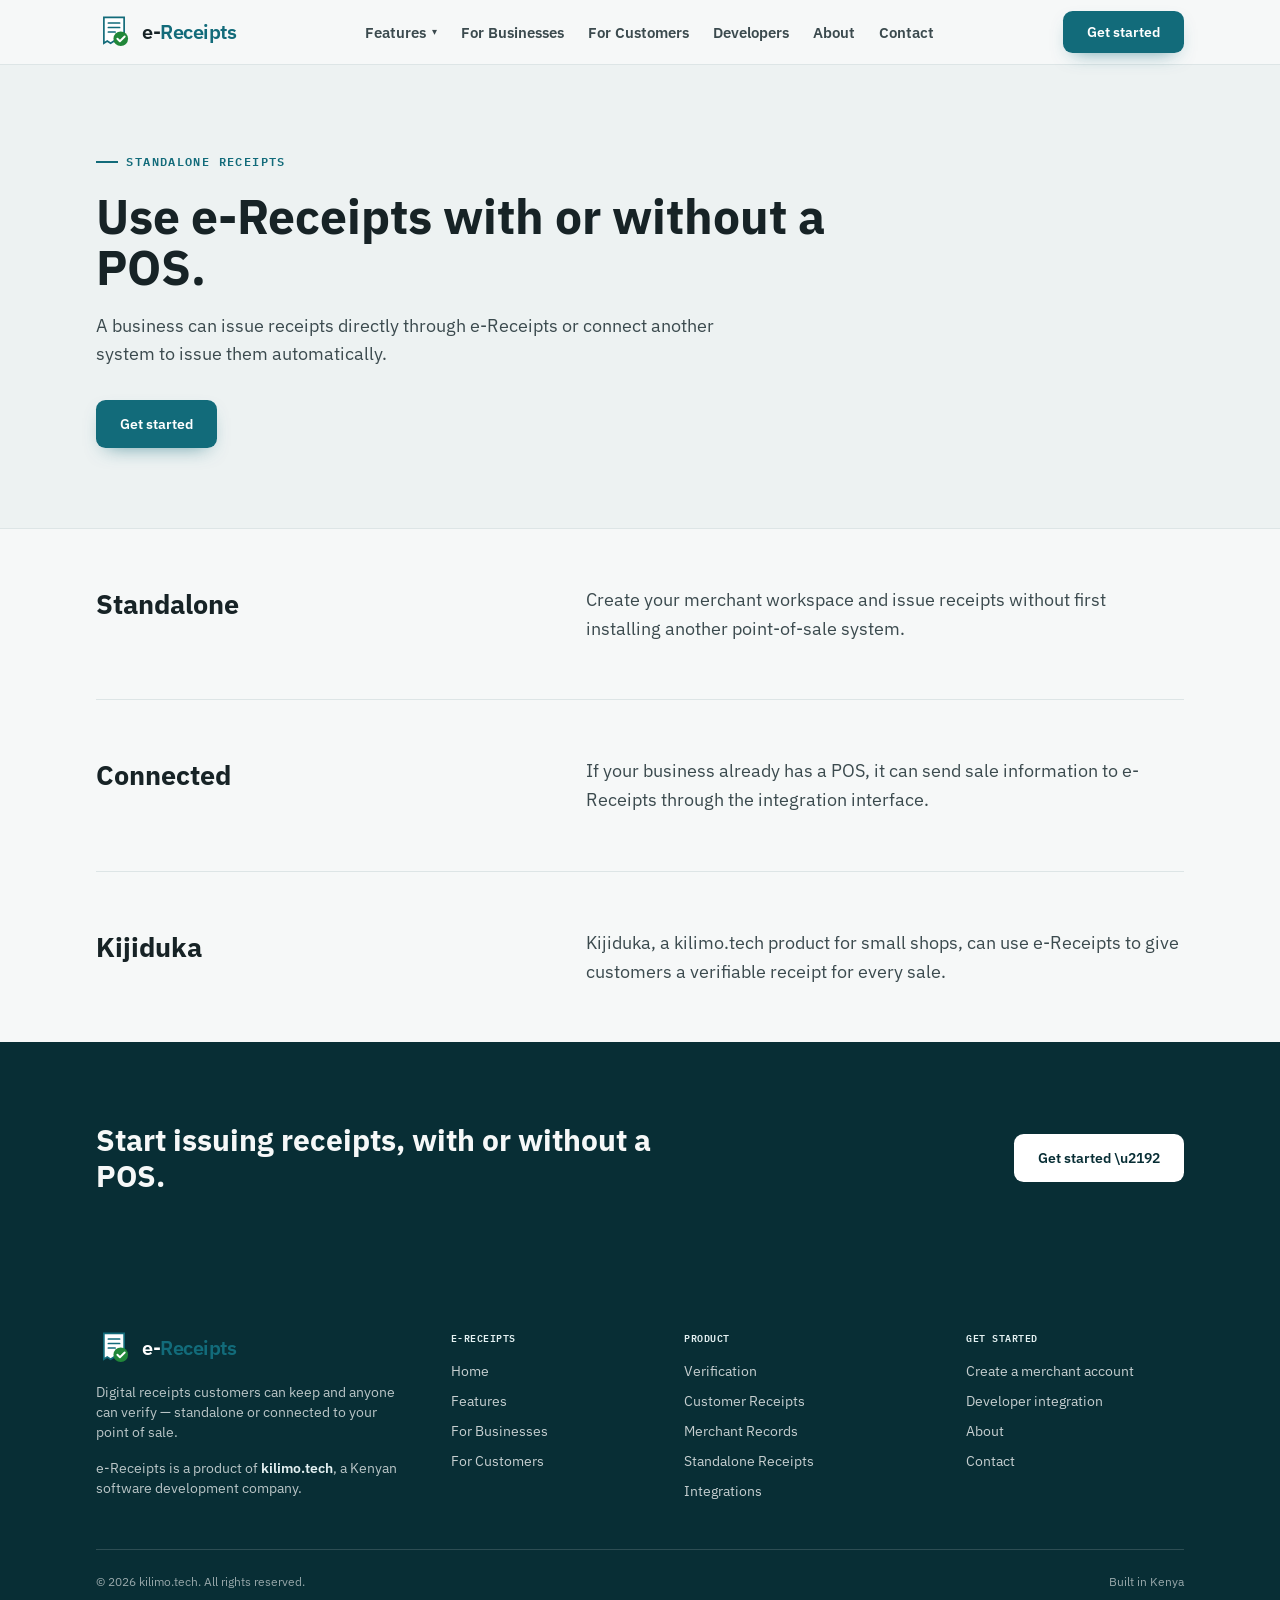
<file: features/standalone.html>
<!DOCTYPE html><!--miAZxKKOmdLIISCBzGlE4--><html lang="en"><head><meta charSet="utf-8"/><meta name="viewport" content="width=device-width, initial-scale=1"/><link rel="stylesheet" href="/_next/static/chunks/4d782f076776551d.css" data-precedence="next"/><link rel="preload" as="script" fetchPriority="low" href="/_next/static/chunks/5bce68295c7f1f97.js"/><script src="/_next/static/chunks/391b5727e5bc11ec.js" async=""></script><script src="/_next/static/chunks/1c64b19886203277.js" async=""></script><script src="/_next/static/chunks/c44ba29902c6819e.js" async=""></script><script src="/_next/static/chunks/turbopack-5e5e5629a9695c20.js" async=""></script><script src="/_next/static/chunks/68452620cf562e21.js" async=""></script><script src="/_next/static/chunks/6c33792a57a66467.js" async=""></script><script src="/_next/static/chunks/beefb697acdd731a.js" async=""></script><link rel="preload" href="https://fonts.googleapis.com/css2?family=IBM+Plex+Sans:wght@400;500;600;700&amp;family=IBM+Plex+Mono:wght@400;500;600&amp;display=swap" as="style"/><link rel="preconnect" href="https://fonts.googleapis.com"/><link rel="preconnect" href="https://fonts.gstatic.com" crossorigin=""/><meta name="theme-color" content="#126B7A"/><title>Standalone Digital Receipts | e-Receipts</title><meta name="description" content="Businesses can issue e-Receipts directly without a POS, or connect their existing sales system and issue receipts automatically."/><meta name="author" content="e-Receipts"/><link rel="manifest" href="/manifest.json"/><meta name="keywords" content="digital receipts,verifiable receipts,e-receipts Kenya,electronic receipt system,receipt verification,POS receipt integration"/><meta name="robots" content="index, follow"/><meta property="og:title" content="e-Receipts | Verifiable Digital Receipts for Every Sale"/><meta property="og:description" content="Issue digital receipts that customers can keep and anyone can verify — standalone or connected to your point of sale."/><meta property="og:url" content="https://e-receipts.cseco.co.ke"/><meta property="og:site_name" content="e-Receipts"/><meta property="og:locale" content="en_KE"/><meta property="og:image" content="https://e-receipts.cseco.co.ke/og-image.png"/><meta property="og:image:width" content="1200"/><meta property="og:image:height" content="630"/><meta property="og:image:alt" content="e-Receipts — a receipt anyone can check"/><meta property="og:type" content="website"/><meta name="twitter:card" content="summary_large_image"/><meta name="twitter:title" content="e-Receipts | Verifiable Digital Receipts for Every Sale"/><meta name="twitter:description" content="Issue digital receipts that customers can keep and anyone can verify — standalone or connected to your point of sale."/><meta name="twitter:image" content="https://e-receipts.cseco.co.ke/og-image.png"/><link rel="icon" href="/favicon.svg" type="image/svg+xml"/><link rel="icon" href="/favicon.png" type="image/png" sizes="32x32"/><link rel="apple-touch-icon" href="/apple-touch-icon.png"/><link rel="stylesheet" href="https://fonts.googleapis.com/css2?family=IBM+Plex+Sans:wght@400;500;600;700&amp;family=IBM+Plex+Mono:wght@400;500;600&amp;display=swap"/><script type="application/ld+json">[{"@context":"https://schema.org","@type":"Organization","name":"e-Receipts","url":"https://e-receipts.cseco.co.ke","logo":"https://e-receipts.cseco.co.ke/apple-touch-icon.png","description":"e-Receipts is a digital-receipt platform: businesses issue verifiable electronic receipts, customers keep them as links, and anyone can check that a receipt is genuine and whether the sale was later cancelled.","parentOrganization":{"@type":"Organization","name":"kilimo.tech","url":"https://kilimo.tech"},"address":{"@type":"PostalAddress","addressLocality":"Nairobi","addressCountry":"Kenya"}},{"@context":"https://schema.org","@type":"WebSite","name":"e-Receipts","url":"https://e-receipts.cseco.co.ke"}]</script><script src="/_next/static/chunks/a6dad97d9634a72d.js" noModule=""></script></head><body class="flex min-h-screen flex-col"><div hidden=""><!--$--><!--/$--></div><header class="sticky top-0 z-50 border-b border-[var(--color-line)] bg-[var(--color-paper)]/95 backdrop-blur"><div class="wrap flex h-16 items-center justify-between"><a class="flex items-center gap-2.5" href="/"><svg viewBox="0 0 64 64" class="h-9 w-9" aria-hidden="true" fill="none"><path d="M14 6 h36 v46 l-6 -4 -6 4 -6 -4 -6 4 -6 -4 -6 4 Z" fill="#FFFFFF" stroke="#126B7A" stroke-width="3"></path><path d="M22 16 h20 M22 24 h20 M22 32 h12" stroke="#126B7A" stroke-width="3" stroke-linecap="round"></path><circle cx="44" cy="44" r="13" fill="#218739"></circle><path d="M38 44 l4.5 4.5 L51 40" stroke="#fff" stroke-width="3.4" stroke-linecap="round" stroke-linejoin="round"></path></svg><span class="font-display font-semibold tracking-tight text-xl">e-<span class="text-[var(--color-teal)]">Receipts</span></span></a><nav class="hidden items-center gap-6 lg:flex"><div class="relative"><a class="flex items-center gap-1.5 text-[0.95rem] font-semibold text-[var(--color-ink-soft)] hover:text-[var(--color-teal)]" href="/features">Features <span class="text-[10px]">▾</span></a></div><a class="text-[0.95rem] font-semibold text-[var(--color-ink-soft)] hover:text-[var(--color-teal)]" href="/for-businesses">For Businesses</a><a class="text-[0.95rem] font-semibold text-[var(--color-ink-soft)] hover:text-[var(--color-teal)]" href="/for-customers">For Customers</a><a class="text-[0.95rem] font-semibold text-[var(--color-ink-soft)] hover:text-[var(--color-teal)]" href="/developers">Developers</a><a class="text-[0.95rem] font-semibold text-[var(--color-ink-soft)] hover:text-[var(--color-teal)]" href="/about">About</a><a class="text-[0.95rem] font-semibold text-[var(--color-ink-soft)] hover:text-[var(--color-teal)]" href="/contact">Contact</a></nav><div class="flex items-center gap-3"><a href="https://app.e-receipts.cseco.co.ke" class="btn btn-primary hidden !py-2.5 sm:inline-flex">Get started</a><button aria-label="Toggle menu" class="inline-flex h-10 w-10 items-center justify-center rounded-lg border border-[var(--color-line-strong)] text-[var(--color-teal-deep)] lg:hidden"><span class="text-lg">☰</span></button></div></div></header><main class="flex-1"><script type="application/ld+json">{"@context":"https://schema.org","@type":"BreadcrumbList","itemListElement":[{"@type":"ListItem","position":1,"name":"Home","item":"https://e-receipts.cseco.co.ke"},{"@type":"ListItem","position":2,"name":"Features","item":"https://e-receipts.cseco.co.ke/features"},{"@type":"ListItem","position":3,"name":"Standalone Receipts","item":"https://e-receipts.cseco.co.ke/features/standalone"}]}</script><section class="border-b border-[var(--color-line)] bg-[var(--color-paper-deep)]"><div class="wrap py-16 lg:py-20"><div class="max-w-3xl"><span class="eyebrow">Standalone receipts</span><h1 class="mt-5 font-display text-4xl font-bold leading-[1.06] sm:text-5xl">Use e-Receipts with or without a POS.</h1><div class="mt-5 max-w-2xl space-y-3 text-lg text-[var(--color-ink-soft)]"><p>A business can issue receipts directly through e-Receipts or connect another system to issue them automatically.</p></div><div class="mt-8"><a href="https://app.e-receipts.cseco.co.ke" class="btn btn-primary">Get started</a></div></div></div></section><div class="wrap divide-y divide-[var(--color-line)]"><section class="grid gap-4 py-12 lg:grid-cols-[0.85fr_1.15fr] lg:gap-12 lg:py-14"><h2 class="font-display text-2xl font-bold leading-snug sm:text-[1.7rem]">Standalone</h2><div class="space-y-3 text-lg leading-relaxed text-[var(--color-ink-soft)]"><p>Create your merchant workspace and issue receipts without first installing another point-of-sale system.</p></div></section><section class="grid gap-4 py-12 lg:grid-cols-[0.85fr_1.15fr] lg:gap-12 lg:py-14"><h2 class="font-display text-2xl font-bold leading-snug sm:text-[1.7rem]">Connected</h2><div class="space-y-3 text-lg leading-relaxed text-[var(--color-ink-soft)]"><p>If your business already has a POS, it can send sale information to e-Receipts through the integration interface.</p></div></section><section class="grid gap-4 py-12 lg:grid-cols-[0.85fr_1.15fr] lg:gap-12 lg:py-14"><h2 class="font-display text-2xl font-bold leading-snug sm:text-[1.7rem]">Kijiduka</h2><div class="space-y-3 text-lg leading-relaxed text-[var(--color-ink-soft)]"><p>Kijiduka, a kilimo.tech product for small shops, can use e-Receipts to give customers a verifiable receipt for every sale.</p></div></section></div><section class="bg-[var(--color-teal-dark)] py-16 lg:py-20"><div class="wrap flex flex-col items-start justify-between gap-6 md:flex-row md:items-center"><div class="max-w-xl"><h2 class="font-display text-2xl font-bold text-[var(--color-paper)] sm:text-3xl">Start issuing receipts, with or without a POS.</h2></div><a href="https://app.e-receipts.cseco.co.ke" class="btn shrink-0 bg-white text-[var(--color-teal-dark)] hover:bg-[var(--color-teal-soft)]">Get started \u2192</a></div></section><!--$--><!--/$--></main><footer class="bg-[var(--color-teal-dark)] text-[var(--color-paper)]"><div class="wrap py-14"><div class="grid gap-10 md:grid-cols-[1.3fr_0.8fr_1fr_0.9fr]"><div><a class="flex items-center gap-2.5" href="/"><svg viewBox="0 0 64 64" class="h-9 w-9" aria-hidden="true" fill="none"><path d="M14 6 h36 v46 l-6 -4 -6 4 -6 -4 -6 4 -6 -4 -6 4 Z" fill="#FFFFFF" stroke="#126B7A" stroke-width="3"></path><path d="M22 16 h20 M22 24 h20 M22 32 h12" stroke="#126B7A" stroke-width="3" stroke-linecap="round"></path><circle cx="44" cy="44" r="13" fill="#218739"></circle><path d="M38 44 l4.5 4.5 L51 40" stroke="#fff" stroke-width="3.4" stroke-linecap="round" stroke-linejoin="round"></path></svg><span class="font-display font-semibold tracking-tight text-xl text-white">e-<span class="text-[var(--color-teal)]">Receipts</span></span></a><p class="mt-4 max-w-xs text-sm text-[var(--color-paper)]/75">Digital receipts customers can keep and anyone can verify — standalone or connected to your point of sale.</p><p class="mt-4 max-w-xs text-sm text-[var(--color-paper)]/75">e-Receipts is a product of<!-- --> <a href="https://kilimo.tech" class="font-semibold text-[var(--color-teal-soft)] hover:text-white">kilimo.tech</a>, a Kenyan software development company.</p></div><div><h5 class="font-mono text-[10px] font-semibold uppercase tracking-wider text-[var(--color-teal-soft)]">e-Receipts</h5><ul class="mt-4 space-y-2.5 text-sm text-[var(--color-paper)]/80"><li><a class="hover:text-white" href="/">Home</a></li><li><a class="hover:text-white" href="/features">Features</a></li><li><a class="hover:text-white" href="/for-businesses">For Businesses</a></li><li><a class="hover:text-white" href="/for-customers">For Customers</a></li></ul></div><div><h5 class="font-mono text-[10px] font-semibold uppercase tracking-wider text-[var(--color-teal-soft)]">Product</h5><ul class="mt-4 space-y-2.5 text-sm text-[var(--color-paper)]/80"><li><a class="hover:text-white" href="/features/verification">Verification</a></li><li><a class="hover:text-white" href="/features/customer-receipts">Customer Receipts</a></li><li><a class="hover:text-white" href="/features/merchant-records">Merchant Records</a></li><li><a class="hover:text-white" href="/features/standalone">Standalone Receipts</a></li><li><a class="hover:text-white" href="/developers">Integrations</a></li></ul></div><div><h5 class="font-mono text-[10px] font-semibold uppercase tracking-wider text-[var(--color-teal-soft)]">Get started</h5><ul class="mt-4 space-y-2.5 text-sm text-[var(--color-paper)]/80"><li><a href="https://app.e-receipts.cseco.co.ke" class="hover:text-white">Create a merchant account</a></li><li><a class="hover:text-white" href="/developers">Developer integration</a></li><li><a class="hover:text-white" href="/about">About</a></li><li><a class="hover:text-white" href="/contact">Contact</a></li></ul></div></div><div class="mt-12 flex flex-col gap-3 border-t border-white/15 pt-6 sm:flex-row sm:items-center sm:justify-between"><p class="text-xs text-[var(--color-paper)]/60">© <!-- -->2026<!-- --> kilimo.tech. All rights reserved.</p><p class="text-xs text-[var(--color-paper)]/60">Built in Kenya</p></div></div></footer><script src="/_next/static/chunks/5bce68295c7f1f97.js" id="_R_" async=""></script><script>(self.__next_f=self.__next_f||[]).push([0])</script><script>self.__next_f.push([1,"1:\"$Sreact.fragment\"\n2:I[2971,[\"/_next/static/chunks/68452620cf562e21.js\"],\"Header\"]\n3:I[92322,[\"/_next/static/chunks/6c33792a57a66467.js\",\"/_next/static/chunks/beefb697acdd731a.js\"],\"default\"]\n4:I[81409,[\"/_next/static/chunks/6c33792a57a66467.js\",\"/_next/static/chunks/beefb697acdd731a.js\"],\"default\"]\n5:I[74426,[\"/_next/static/chunks/68452620cf562e21.js\"],\"\"]\nf:I[60374,[\"/_next/static/chunks/6c33792a57a66467.js\",\"/_next/static/chunks/beefb697acdd731a.js\"],\"default\"]\n:HL[\"/_next/static/chunks/4d782f076776551d.css\",\"style\"]\n:HL[\"https://fonts.googleapis.com/css2?family=IBM+Plex+Sans:wght@400;500;600;700\u0026family=IBM+Plex+Mono:wght@400;500;600\u0026display=swap\",\"style\"]\n"])</script><script>self.__next_f.push([1,"0:{\"P\":null,\"b\":\"miAZxKKOmdLIISCBzGlE4\",\"c\":[\"\",\"features\",\"standalone\"],\"q\":\"\",\"i\":false,\"f\":[[[\"\",{\"children\":[\"features\",{\"children\":[\"standalone\",{\"children\":[\"__PAGE__\",{}]}]}]},\"$undefined\",\"$undefined\",true],[[\"$\",\"$1\",\"c\",{\"children\":[[[\"$\",\"link\",\"0\",{\"rel\":\"stylesheet\",\"href\":\"/_next/static/chunks/4d782f076776551d.css\",\"precedence\":\"next\",\"crossOrigin\":\"$undefined\",\"nonce\":\"$undefined\"}],[\"$\",\"script\",\"script-0\",{\"src\":\"/_next/static/chunks/68452620cf562e21.js\",\"async\":true,\"nonce\":\"$undefined\"}]],[\"$\",\"html\",null,{\"lang\":\"en\",\"children\":[[\"$\",\"head\",null,{\"children\":[[\"$\",\"link\",null,{\"rel\":\"preconnect\",\"href\":\"https://fonts.googleapis.com\"}],[\"$\",\"link\",null,{\"rel\":\"preconnect\",\"href\":\"https://fonts.gstatic.com\",\"crossOrigin\":\"\"}],[\"$\",\"link\",null,{\"rel\":\"stylesheet\",\"href\":\"https://fonts.googleapis.com/css2?family=IBM+Plex+Sans:wght@400;500;600;700\u0026family=IBM+Plex+Mono:wght@400;500;600\u0026display=swap\"}],[\"$\",\"script\",null,{\"type\":\"application/ld+json\",\"dangerouslySetInnerHTML\":{\"__html\":\"[{\\\"@context\\\":\\\"https://schema.org\\\",\\\"@type\\\":\\\"Organization\\\",\\\"name\\\":\\\"e-Receipts\\\",\\\"url\\\":\\\"https://e-receipts.cseco.co.ke\\\",\\\"logo\\\":\\\"https://e-receipts.cseco.co.ke/apple-touch-icon.png\\\",\\\"description\\\":\\\"e-Receipts is a digital-receipt platform: businesses issue verifiable electronic receipts, customers keep them as links, and anyone can check that a receipt is genuine and whether the sale was later cancelled.\\\",\\\"parentOrganization\\\":{\\\"@type\\\":\\\"Organization\\\",\\\"name\\\":\\\"kilimo.tech\\\",\\\"url\\\":\\\"https://kilimo.tech\\\"},\\\"address\\\":{\\\"@type\\\":\\\"PostalAddress\\\",\\\"addressLocality\\\":\\\"Nairobi\\\",\\\"addressCountry\\\":\\\"Kenya\\\"}},{\\\"@context\\\":\\\"https://schema.org\\\",\\\"@type\\\":\\\"WebSite\\\",\\\"name\\\":\\\"e-Receipts\\\",\\\"url\\\":\\\"https://e-receipts.cseco.co.ke\\\"}]\"}}]]}],[\"$\",\"body\",null,{\"className\":\"flex min-h-screen flex-col\",\"children\":[[\"$\",\"$L2\",null,{}],[\"$\",\"main\",null,{\"className\":\"flex-1\",\"children\":[\"$\",\"$L3\",null,{\"parallelRouterKey\":\"children\",\"error\":\"$undefined\",\"errorStyles\":\"$undefined\",\"errorScripts\":\"$undefined\",\"template\":[\"$\",\"$L4\",null,{}],\"templateStyles\":\"$undefined\",\"templateScripts\":\"$undefined\",\"notFound\":[[[\"$\",\"title\",null,{\"children\":\"404: This page could not be found.\"}],[\"$\",\"div\",null,{\"style\":{\"fontFamily\":\"system-ui,\\\"Segoe UI\\\",Roboto,Helvetica,Arial,sans-serif,\\\"Apple Color Emoji\\\",\\\"Segoe UI Emoji\\\"\",\"height\":\"100vh\",\"textAlign\":\"center\",\"display\":\"flex\",\"flexDirection\":\"column\",\"alignItems\":\"center\",\"justifyContent\":\"center\"},\"children\":[\"$\",\"div\",null,{\"children\":[[\"$\",\"style\",null,{\"dangerouslySetInnerHTML\":{\"__html\":\"body{color:#000;background:#fff;margin:0}.next-error-h1{border-right:1px solid rgba(0,0,0,.3)}@media (prefers-color-scheme:dark){body{color:#fff;background:#000}.next-error-h1{border-right:1px solid rgba(255,255,255,.3)}}\"}}],[\"$\",\"h1\",null,{\"className\":\"next-error-h1\",\"style\":{\"display\":\"inline-block\",\"margin\":\"0 20px 0 0\",\"padding\":\"0 23px 0 0\",\"fontSize\":24,\"fontWeight\":500,\"verticalAlign\":\"top\",\"lineHeight\":\"49px\"},\"children\":404}],[\"$\",\"div\",null,{\"style\":{\"display\":\"inline-block\"},\"children\":[\"$\",\"h2\",null,{\"style\":{\"fontSize\":14,\"fontWeight\":400,\"lineHeight\":\"49px\",\"margin\":0},\"children\":\"This page could not be found.\"}]}]]}]}]],[]],\"forbidden\":\"$undefined\",\"unauthorized\":\"$undefined\"}]}],[\"$\",\"footer\",null,{\"className\":\"bg-[var(--color-teal-dark)] text-[var(--color-paper)]\",\"children\":[\"$\",\"div\",null,{\"className\":\"wrap py-14\",\"children\":[[\"$\",\"div\",null,{\"className\":\"grid gap-10 md:grid-cols-[1.3fr_0.8fr_1fr_0.9fr]\",\"children\":[[\"$\",\"div\",null,{\"children\":[[\"$\",\"$L5\",null,{\"href\":\"/\",\"className\":\"flex items-center gap-2.5\",\"children\":[[\"$\",\"svg\",null,{\"viewBox\":\"0 0 64 64\",\"className\":\"h-9 w-9\",\"aria-hidden\":\"true\",\"fill\":\"none\",\"children\":[[\"$\",\"path\",null,{\"d\":\"M14 6 h36 v46 l-6 -4 -6 4 -6 -4 -6 4 -6 -4 -6 4 Z\",\"fill\":\"#FFFFFF\",\"stroke\":\"#126B7A\",\"strokeWidth\":\"3\"}],[\"$\",\"path\",null,{\"d\":\"M22 16 h20 M22 24 h20 M22 32 h12\",\"stroke\":\"#126B7A\",\"strokeWidth\":\"3\",\"strokeLinecap\":\"round\"}],[\"$\",\"circle\",null,{\"cx\":\"44\",\"cy\":\"44\",\"r\":\"13\",\"fill\":\"#218739\"}],[\"$\",\"path\",null,{\"d\":\"M38 44 l4.5 4.5 L51 40\",\"stroke\":\"#fff\",\"strokeWidth\":\"3.4\",\"strokeLinecap\":\"round\",\"strokeLinejoin\":\"round\"}]]}],[\"$\",\"span\",null,{\"className\":\"font-display font-semibold tracking-tight text-xl text-white\",\"children\":[\"e-\",[\"$\",\"span\",null,{\"className\":\"text-[var(--color-teal)]\",\"children\":\"Receipts\"}]]}]]}],[\"$\",\"p\",null,{\"className\":\"mt-4 max-w-xs text-sm text-[var(--color-paper)]/75\",\"children\":\"Digital receipts customers can keep and anyone can verify — standalone or connected to your point of sale.\"}],\"$L6\"]}],\"$L7\",\"$L8\",\"$L9\"]}],\"$La\"]}]}]]}]]}]]}],{\"children\":[\"$Lb\",{\"children\":[\"$Lc\",{\"children\":[\"$Ld\",{},null,false,false]},null,false,false]},null,false,false]},null,false,false],\"$Le\",false]],\"m\":\"$undefined\",\"G\":[\"$f\",[]],\"S\":true}\n"])</script><script>self.__next_f.push([1,"11:I[19091,[\"/_next/static/chunks/6c33792a57a66467.js\",\"/_next/static/chunks/beefb697acdd731a.js\"],\"ViewportBoundary\"]\n13:I[19091,[\"/_next/static/chunks/6c33792a57a66467.js\",\"/_next/static/chunks/beefb697acdd731a.js\"],\"MetadataBoundary\"]\n14:\"$Sreact.suspense\"\n6:[\"$\",\"p\",null,{\"className\":\"mt-4 max-w-xs text-sm text-[var(--color-paper)]/75\",\"children\":[\"e-Receipts is a product of\",\" \",[\"$\",\"a\",null,{\"href\":\"https://kilimo.tech\",\"className\":\"font-semibold text-[var(--color-teal-soft)] hover:text-white\",\"children\":\"kilimo.tech\"}],\", a Kenyan software development company.\"]}]\n7:[\"$\",\"div\",null,{\"children\":[[\"$\",\"h5\",null,{\"className\":\"font-mono text-[10px] font-semibold uppercase tracking-wider text-[var(--color-teal-soft)]\",\"children\":\"e-Receipts\"}],[\"$\",\"ul\",null,{\"className\":\"mt-4 space-y-2.5 text-sm text-[var(--color-paper)]/80\",\"children\":[[\"$\",\"li\",\"/\",{\"children\":[\"$\",\"$L5\",null,{\"href\":\"/\",\"className\":\"hover:text-white\",\"children\":\"Home\"}]}],[\"$\",\"li\",\"/features\",{\"children\":[\"$\",\"$L5\",null,{\"href\":\"/features\",\"className\":\"hover:text-white\",\"children\":\"Features\"}]}],[\"$\",\"li\",\"/for-businesses\",{\"children\":[\"$\",\"$L5\",null,{\"href\":\"/for-businesses\",\"className\":\"hover:text-white\",\"children\":\"For Businesses\"}]}],[\"$\",\"li\",\"/for-customers\",{\"children\":[\"$\",\"$L5\",null,{\"href\":\"/for-customers\",\"className\":\"hover:text-white\",\"children\":\"For Customers\"}]}]]}]]}]\n8:[\"$\",\"div\",null,{\"children\":[[\"$\",\"h5\",null,{\"className\":\"font-mono text-[10px] font-semibold uppercase tracking-wider text-[var(--color-teal-soft)]\",\"children\":\"Product\"}],[\"$\",\"ul\",null,{\"className\":\"mt-4 space-y-2.5 text-sm text-[var(--color-paper)]/80\",\"children\":[[\"$\",\"li\",\"/features/verification\",{\"children\":[\"$\",\"$L5\",null,{\"href\":\"/features/verification\",\"className\":\"hover:text-white\",\"children\":\"Verification\"}]}],[\"$\",\"li\",\"/features/customer-receipts\",{\"children\":[\"$\",\"$L5\",null,{\"href\":\"/features/customer-receipts\",\"className\":\"hover:text-white\",\"children\":\"Customer Receipts\"}]}],[\"$\",\"li\",\"/features/merchant-records\",{\"children\":[\"$\",\"$L5\",null,{\"href\":\"/features/merchant-records\",\"className\":\"hover:text-white\",\"children\":\"Merchant Records\"}]}],[\"$\",\"li\",\"/features/standalone\",{\"children\":[\"$\",\"$L5\",null,{\"href\":\"/features/standalone\",\"className\":\"hover:text-white\",\"children\":\"Standalone Receipts\"}]}],[\"$\",\"li\",\"/developers\",{\"children\":[\"$\",\"$L5\",null,{\"href\":\"/developers\",\"className\":\"hover:text-white\",\"children\":\"Integrations\"}]}]]}]]}]\n9:[\"$\",\"div\",null,{\"children\":[[\"$\",\"h5\",null,{\"className\":\"font-mono text-[10px] font-semibold uppercase tracking-wider text-[var(--color-teal-soft)]\",\"children\":\"Get started\"}],[\"$\",\"ul\",null,{\"className\":\"mt-4 space-y-2.5 text-sm text-[var(--color-paper)]/80\",\"children\":[[\"$\",\"li\",null,{\"children\":[\"$\",\"a\",null,{\"href\":\"https://app.e-receipts.cseco.co.ke\",\"className\":\"hover:text-white\",\"children\":\"Create a merchant account\"}]}],[\"$\",\"li\",null,{\"children\":[\"$\",\"$L5\",null,{\"href\":\"/developers\",\"className\":\"hover:text-white\",\"children\":\"Developer integration\"}]}],[[\"$\",\"li\",\"/about\",{\"children\":[\"$\",\"$L5\",null,{\"href\":\"/about\",\"className\":\"hover:text-white\",\"children\":\"About\"}]}],[\"$\",\"li\",\"/contact\",{\"children\":[\"$\",\"$L5\",null,{\"href\":\"/contact\",\"className\":\"hover:text-white\",\"children\":\"Contact\"}]}]]]}]]}]\na:[\"$\",\"div\",null,{\"className\":\"mt-12 flex flex-col gap-3 border-t border-white/15 pt-6 sm:flex-row sm:items-center sm:justify-between\",\"children\":[[\"$\",\"p\",null,{\"className\":\"text-xs text-[var(--color-paper)]/60\",\"children\":[\"© \",2026,\" kilimo.tech. All rights reserved.\"]}],[\"$\",\"p\",null,{\"className\":\"text-xs text-[var(--color-paper)]/60\",\"children\":\"Built in Kenya\"}]]}]\nb:[\"$\",\"$1\",\"c\",{\"children\":[null,[\"$\",\"$L3\",null,{\"parallelRouterKey\":\"children\",\"error\":\"$undefined\",\"errorStyles\":\"$undefined\",\"errorScripts\":\"$undefined\",\"template\":[\"$\",\"$L4\",null,{}],\"templateStyles\":\"$undefined\",\"templateScripts\":\"$undefined\",\"notFound\":\"$undefined\",\"forbidden\":\"$undefined\",\"unauthorized\":\"$undefined\"}]]}]\nc:[\"$\",\"$1\",\"c\",{\"children\":[null,[\"$\",\"$L3\",null,{\"parallelRouterKey\":\"children\",\"error\":\"$undefined\",\"errorStyles\":\""])</script><script>self.__next_f.push([1,"$undefined\",\"errorScripts\":\"$undefined\",\"template\":[\"$\",\"$L4\",null,{}],\"templateStyles\":\"$undefined\",\"templateScripts\":\"$undefined\",\"notFound\":\"$undefined\",\"forbidden\":\"$undefined\",\"unauthorized\":\"$undefined\"}]]}]\n"])</script><script>self.__next_f.push([1,"d:[\"$\",\"$1\",\"c\",{\"children\":[[[\"$\",\"script\",null,{\"type\":\"application/ld+json\",\"dangerouslySetInnerHTML\":{\"__html\":\"{\\\"@context\\\":\\\"https://schema.org\\\",\\\"@type\\\":\\\"BreadcrumbList\\\",\\\"itemListElement\\\":[{\\\"@type\\\":\\\"ListItem\\\",\\\"position\\\":1,\\\"name\\\":\\\"Home\\\",\\\"item\\\":\\\"https://e-receipts.cseco.co.ke\\\"},{\\\"@type\\\":\\\"ListItem\\\",\\\"position\\\":2,\\\"name\\\":\\\"Features\\\",\\\"item\\\":\\\"https://e-receipts.cseco.co.ke/features\\\"},{\\\"@type\\\":\\\"ListItem\\\",\\\"position\\\":3,\\\"name\\\":\\\"Standalone Receipts\\\",\\\"item\\\":\\\"https://e-receipts.cseco.co.ke/features/standalone\\\"}]}\"}}],[\"$\",\"section\",null,{\"className\":\"border-b border-[var(--color-line)] bg-[var(--color-paper-deep)]\",\"children\":[\"$\",\"div\",null,{\"className\":\"wrap py-16 lg:py-20\",\"children\":[\"$\",\"div\",null,{\"className\":\"max-w-3xl\",\"children\":[[\"$\",\"span\",null,{\"className\":\"eyebrow\",\"children\":\"Standalone receipts\"}],[\"$\",\"h1\",null,{\"className\":\"mt-5 font-display text-4xl font-bold leading-[1.06] sm:text-5xl\",\"children\":\"Use e-Receipts with or without a POS.\"}],[\"$\",\"div\",null,{\"className\":\"mt-5 max-w-2xl space-y-3 text-lg text-[var(--color-ink-soft)]\",\"children\":[\"$\",\"p\",null,{\"children\":\"A business can issue receipts directly through e-Receipts or connect another system to issue them automatically.\"}]}],[\"$\",\"div\",null,{\"className\":\"mt-8\",\"children\":[\"$\",\"a\",null,{\"href\":\"https://app.e-receipts.cseco.co.ke\",\"className\":\"btn btn-primary\",\"children\":\"Get started\"}]}]]}]}]}],[\"$\",\"div\",null,{\"className\":\"wrap divide-y divide-[var(--color-line)]\",\"children\":[[\"$\",\"section\",\"Standalone\",{\"className\":\"grid gap-4 py-12 lg:grid-cols-[0.85fr_1.15fr] lg:gap-12 lg:py-14\",\"children\":[[\"$\",\"h2\",null,{\"className\":\"font-display text-2xl font-bold leading-snug sm:text-[1.7rem]\",\"children\":\"Standalone\"}],[\"$\",\"div\",null,{\"className\":\"space-y-3 text-lg leading-relaxed text-[var(--color-ink-soft)]\",\"children\":[[\"$\",\"p\",\"Create your merchant workspace and issue receipts without first installing another point-of-sale system.\",{\"children\":\"Create your merchant workspace and issue receipts without first installing another point-of-sale system.\"}]]}]]}],[\"$\",\"section\",\"Connected\",{\"className\":\"grid gap-4 py-12 lg:grid-cols-[0.85fr_1.15fr] lg:gap-12 lg:py-14\",\"children\":[[\"$\",\"h2\",null,{\"className\":\"font-display text-2xl font-bold leading-snug sm:text-[1.7rem]\",\"children\":\"Connected\"}],[\"$\",\"div\",null,{\"className\":\"space-y-3 text-lg leading-relaxed text-[var(--color-ink-soft)]\",\"children\":[[\"$\",\"p\",\"If your business already has a POS, it can send sale information to e-Receipts through the integration interface.\",{\"children\":\"If your business already has a POS, it can send sale information to e-Receipts through the integration interface.\"}]]}]]}],[\"$\",\"section\",\"Kijiduka\",{\"className\":\"grid gap-4 py-12 lg:grid-cols-[0.85fr_1.15fr] lg:gap-12 lg:py-14\",\"children\":[[\"$\",\"h2\",null,{\"className\":\"font-display text-2xl font-bold leading-snug sm:text-[1.7rem]\",\"children\":\"Kijiduka\"}],[\"$\",\"div\",null,{\"className\":\"space-y-3 text-lg leading-relaxed text-[var(--color-ink-soft)]\",\"children\":[[\"$\",\"p\",\"Kijiduka, a kilimo.tech product for small shops, can use e-Receipts to give customers a verifiable receipt for every sale.\",{\"children\":\"Kijiduka, a kilimo.tech product for small shops, can use e-Receipts to give customers a verifiable receipt for every sale.\"}]]}]]}]]}],[\"$\",\"section\",null,{\"className\":\"bg-[var(--color-teal-dark)] py-16 lg:py-20\",\"children\":[\"$\",\"div\",null,{\"className\":\"wrap flex flex-col items-start justify-between gap-6 md:flex-row md:items-center\",\"children\":[[\"$\",\"div\",null,{\"className\":\"max-w-xl\",\"children\":[[\"$\",\"h2\",null,{\"className\":\"font-display text-2xl font-bold text-[var(--color-paper)] sm:text-3xl\",\"children\":\"Start issuing receipts, with or without a POS.\"}],\"$undefined\"]}],[\"$\",\"a\",null,{\"href\":\"https://app.e-receipts.cseco.co.ke\",\"className\":\"btn shrink-0 bg-white text-[var(--color-teal-dark)] hover:bg-[var(--color-teal-soft)]\",\"children\":\"Get started \\\\u2192\"}]]}]}]],null,\"$L10\"]}]\n"])</script><script>self.__next_f.push([1,"e:[\"$\",\"$1\",\"h\",{\"children\":[null,[\"$\",\"$L11\",null,{\"children\":\"$@12\"}],[\"$\",\"div\",null,{\"hidden\":true,\"children\":[\"$\",\"$L13\",null,{\"children\":[\"$\",\"$14\",null,{\"name\":\"Next.Metadata\",\"children\":\"$@15\"}]}]}],null]}]\n"])</script><script>self.__next_f.push([1,"16:I[19091,[\"/_next/static/chunks/6c33792a57a66467.js\",\"/_next/static/chunks/beefb697acdd731a.js\"],\"OutletBoundary\"]\n10:[\"$\",\"$L16\",null,{\"children\":[\"$\",\"$14\",null,{\"name\":\"Next.MetadataOutlet\",\"children\":\"$@17\"}]}]\n"])</script><script>self.__next_f.push([1,"12:[[\"$\",\"meta\",\"0\",{\"charSet\":\"utf-8\"}],[\"$\",\"meta\",\"1\",{\"name\":\"viewport\",\"content\":\"width=device-width, initial-scale=1\"}],[\"$\",\"meta\",\"2\",{\"name\":\"theme-color\",\"content\":\"#126B7A\"}]]\n"])</script><script>self.__next_f.push([1,"18:I[51042,[\"/_next/static/chunks/6c33792a57a66467.js\",\"/_next/static/chunks/beefb697acdd731a.js\"],\"IconMark\"]\n"])</script><script>self.__next_f.push([1,"15:[[\"$\",\"title\",\"0\",{\"children\":\"Standalone Digital Receipts | e-Receipts\"}],[\"$\",\"meta\",\"1\",{\"name\":\"description\",\"content\":\"Businesses can issue e-Receipts directly without a POS, or connect their existing sales system and issue receipts automatically.\"}],[\"$\",\"meta\",\"2\",{\"name\":\"author\",\"content\":\"e-Receipts\"}],[\"$\",\"link\",\"3\",{\"rel\":\"manifest\",\"href\":\"/manifest.json\",\"crossOrigin\":\"$undefined\"}],[\"$\",\"meta\",\"4\",{\"name\":\"keywords\",\"content\":\"digital receipts,verifiable receipts,e-receipts Kenya,electronic receipt system,receipt verification,POS receipt integration\"}],[\"$\",\"meta\",\"5\",{\"name\":\"robots\",\"content\":\"index, follow\"}],[\"$\",\"meta\",\"6\",{\"property\":\"og:title\",\"content\":\"e-Receipts | Verifiable Digital Receipts for Every Sale\"}],[\"$\",\"meta\",\"7\",{\"property\":\"og:description\",\"content\":\"Issue digital receipts that customers can keep and anyone can verify — standalone or connected to your point of sale.\"}],[\"$\",\"meta\",\"8\",{\"property\":\"og:url\",\"content\":\"https://e-receipts.cseco.co.ke\"}],[\"$\",\"meta\",\"9\",{\"property\":\"og:site_name\",\"content\":\"e-Receipts\"}],[\"$\",\"meta\",\"10\",{\"property\":\"og:locale\",\"content\":\"en_KE\"}],[\"$\",\"meta\",\"11\",{\"property\":\"og:image\",\"content\":\"https://e-receipts.cseco.co.ke/og-image.png\"}],[\"$\",\"meta\",\"12\",{\"property\":\"og:image:width\",\"content\":\"1200\"}],[\"$\",\"meta\",\"13\",{\"property\":\"og:image:height\",\"content\":\"630\"}],[\"$\",\"meta\",\"14\",{\"property\":\"og:image:alt\",\"content\":\"e-Receipts — a receipt anyone can check\"}],[\"$\",\"meta\",\"15\",{\"property\":\"og:type\",\"content\":\"website\"}],[\"$\",\"meta\",\"16\",{\"name\":\"twitter:card\",\"content\":\"summary_large_image\"}],[\"$\",\"meta\",\"17\",{\"name\":\"twitter:title\",\"content\":\"e-Receipts | Verifiable Digital Receipts for Every Sale\"}],[\"$\",\"meta\",\"18\",{\"name\":\"twitter:description\",\"content\":\"Issue digital receipts that customers can keep and anyone can verify — standalone or connected to your point of sale.\"}],[\"$\",\"meta\",\"19\",{\"name\":\"twitter:image\",\"content\":\"https://e-receipts.cseco.co.ke/og-image.png\"}],[\"$\",\"link\",\"20\",{\"rel\":\"icon\",\"href\":\"/favicon.svg\",\"type\":\"image/svg+xml\"}],[\"$\",\"link\",\"21\",{\"rel\":\"icon\",\"href\":\"/favicon.png\",\"type\":\"image/png\",\"sizes\":\"32x32\"}],[\"$\",\"link\",\"22\",{\"rel\":\"apple-touch-icon\",\"href\":\"/apple-touch-icon.png\"}],[\"$\",\"$L18\",\"23\",{}]]\n"])</script><script>self.__next_f.push([1,"17:null\n"])</script></body></html>
</file>
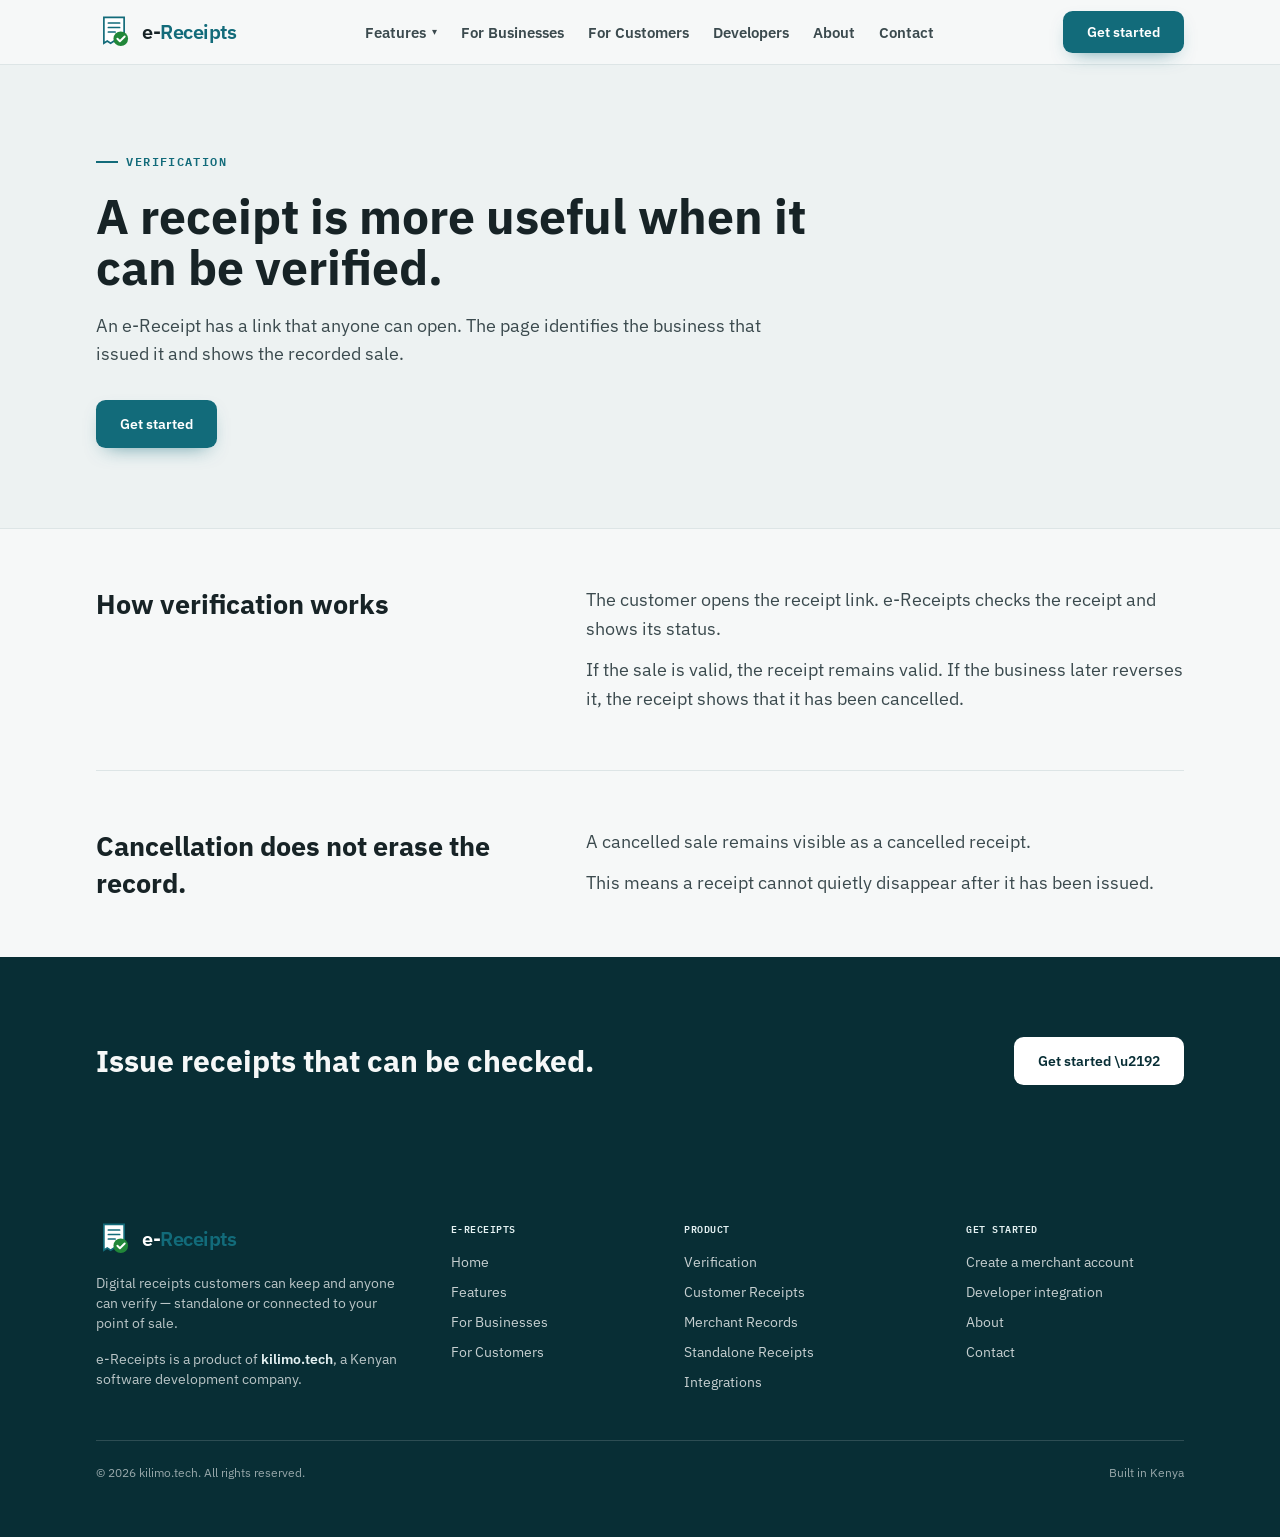
<file: features/verification.html>
<!DOCTYPE html><!--miAZxKKOmdLIISCBzGlE4--><html lang="en"><head><meta charSet="utf-8"/><meta name="viewport" content="width=device-width, initial-scale=1"/><link rel="stylesheet" href="/_next/static/chunks/4d782f076776551d.css" data-precedence="next"/><link rel="preload" as="script" fetchPriority="low" href="/_next/static/chunks/5bce68295c7f1f97.js"/><script src="/_next/static/chunks/391b5727e5bc11ec.js" async=""></script><script src="/_next/static/chunks/1c64b19886203277.js" async=""></script><script src="/_next/static/chunks/c44ba29902c6819e.js" async=""></script><script src="/_next/static/chunks/turbopack-5e5e5629a9695c20.js" async=""></script><script src="/_next/static/chunks/68452620cf562e21.js" async=""></script><script src="/_next/static/chunks/6c33792a57a66467.js" async=""></script><script src="/_next/static/chunks/beefb697acdd731a.js" async=""></script><link rel="preload" href="https://fonts.googleapis.com/css2?family=IBM+Plex+Sans:wght@400;500;600;700&amp;family=IBM+Plex+Mono:wght@400;500;600&amp;display=swap" as="style"/><link rel="preconnect" href="https://fonts.googleapis.com"/><link rel="preconnect" href="https://fonts.gstatic.com" crossorigin=""/><meta name="theme-color" content="#126B7A"/><title>Verifiable Digital Receipts | e-Receipts</title><meta name="description" content="Every e-Receipt can be opened and checked to confirm that it was issued by the stated business and whether it was later cancelled."/><meta name="author" content="e-Receipts"/><link rel="manifest" href="/manifest.json"/><meta name="keywords" content="digital receipts,verifiable receipts,e-receipts Kenya,electronic receipt system,receipt verification,POS receipt integration"/><meta name="robots" content="index, follow"/><meta property="og:title" content="e-Receipts | Verifiable Digital Receipts for Every Sale"/><meta property="og:description" content="Issue digital receipts that customers can keep and anyone can verify — standalone or connected to your point of sale."/><meta property="og:url" content="https://e-receipts.cseco.co.ke"/><meta property="og:site_name" content="e-Receipts"/><meta property="og:locale" content="en_KE"/><meta property="og:image" content="https://e-receipts.cseco.co.ke/og-image.png"/><meta property="og:image:width" content="1200"/><meta property="og:image:height" content="630"/><meta property="og:image:alt" content="e-Receipts — a receipt anyone can check"/><meta property="og:type" content="website"/><meta name="twitter:card" content="summary_large_image"/><meta name="twitter:title" content="e-Receipts | Verifiable Digital Receipts for Every Sale"/><meta name="twitter:description" content="Issue digital receipts that customers can keep and anyone can verify — standalone or connected to your point of sale."/><meta name="twitter:image" content="https://e-receipts.cseco.co.ke/og-image.png"/><link rel="icon" href="/favicon.svg" type="image/svg+xml"/><link rel="icon" href="/favicon.png" type="image/png" sizes="32x32"/><link rel="apple-touch-icon" href="/apple-touch-icon.png"/><link rel="stylesheet" href="https://fonts.googleapis.com/css2?family=IBM+Plex+Sans:wght@400;500;600;700&amp;family=IBM+Plex+Mono:wght@400;500;600&amp;display=swap"/><script type="application/ld+json">[{"@context":"https://schema.org","@type":"Organization","name":"e-Receipts","url":"https://e-receipts.cseco.co.ke","logo":"https://e-receipts.cseco.co.ke/apple-touch-icon.png","description":"e-Receipts is a digital-receipt platform: businesses issue verifiable electronic receipts, customers keep them as links, and anyone can check that a receipt is genuine and whether the sale was later cancelled.","parentOrganization":{"@type":"Organization","name":"kilimo.tech","url":"https://kilimo.tech"},"address":{"@type":"PostalAddress","addressLocality":"Nairobi","addressCountry":"Kenya"}},{"@context":"https://schema.org","@type":"WebSite","name":"e-Receipts","url":"https://e-receipts.cseco.co.ke"}]</script><script src="/_next/static/chunks/a6dad97d9634a72d.js" noModule=""></script></head><body class="flex min-h-screen flex-col"><div hidden=""><!--$--><!--/$--></div><header class="sticky top-0 z-50 border-b border-[var(--color-line)] bg-[var(--color-paper)]/95 backdrop-blur"><div class="wrap flex h-16 items-center justify-between"><a class="flex items-center gap-2.5" href="/"><svg viewBox="0 0 64 64" class="h-9 w-9" aria-hidden="true" fill="none"><path d="M14 6 h36 v46 l-6 -4 -6 4 -6 -4 -6 4 -6 -4 -6 4 Z" fill="#FFFFFF" stroke="#126B7A" stroke-width="3"></path><path d="M22 16 h20 M22 24 h20 M22 32 h12" stroke="#126B7A" stroke-width="3" stroke-linecap="round"></path><circle cx="44" cy="44" r="13" fill="#218739"></circle><path d="M38 44 l4.5 4.5 L51 40" stroke="#fff" stroke-width="3.4" stroke-linecap="round" stroke-linejoin="round"></path></svg><span class="font-display font-semibold tracking-tight text-xl">e-<span class="text-[var(--color-teal)]">Receipts</span></span></a><nav class="hidden items-center gap-6 lg:flex"><div class="relative"><a class="flex items-center gap-1.5 text-[0.95rem] font-semibold text-[var(--color-ink-soft)] hover:text-[var(--color-teal)]" href="/features">Features <span class="text-[10px]">▾</span></a></div><a class="text-[0.95rem] font-semibold text-[var(--color-ink-soft)] hover:text-[var(--color-teal)]" href="/for-businesses">For Businesses</a><a class="text-[0.95rem] font-semibold text-[var(--color-ink-soft)] hover:text-[var(--color-teal)]" href="/for-customers">For Customers</a><a class="text-[0.95rem] font-semibold text-[var(--color-ink-soft)] hover:text-[var(--color-teal)]" href="/developers">Developers</a><a class="text-[0.95rem] font-semibold text-[var(--color-ink-soft)] hover:text-[var(--color-teal)]" href="/about">About</a><a class="text-[0.95rem] font-semibold text-[var(--color-ink-soft)] hover:text-[var(--color-teal)]" href="/contact">Contact</a></nav><div class="flex items-center gap-3"><a href="https://app.e-receipts.cseco.co.ke" class="btn btn-primary hidden !py-2.5 sm:inline-flex">Get started</a><button aria-label="Toggle menu" class="inline-flex h-10 w-10 items-center justify-center rounded-lg border border-[var(--color-line-strong)] text-[var(--color-teal-deep)] lg:hidden"><span class="text-lg">☰</span></button></div></div></header><main class="flex-1"><script type="application/ld+json">{"@context":"https://schema.org","@type":"BreadcrumbList","itemListElement":[{"@type":"ListItem","position":1,"name":"Home","item":"https://e-receipts.cseco.co.ke"},{"@type":"ListItem","position":2,"name":"Features","item":"https://e-receipts.cseco.co.ke/features"},{"@type":"ListItem","position":3,"name":"Verifiable Receipts","item":"https://e-receipts.cseco.co.ke/features/verification"}]}</script><section class="border-b border-[var(--color-line)] bg-[var(--color-paper-deep)]"><div class="wrap py-16 lg:py-20"><div class="max-w-3xl"><span class="eyebrow">Verification</span><h1 class="mt-5 font-display text-4xl font-bold leading-[1.06] sm:text-5xl">A receipt is more useful when it can be verified.</h1><div class="mt-5 max-w-2xl space-y-3 text-lg text-[var(--color-ink-soft)]"><p>An e-Receipt has a link that anyone can open. The page identifies the business that issued it and shows the recorded sale.</p></div><div class="mt-8"><a href="https://app.e-receipts.cseco.co.ke" class="btn btn-primary">Get started</a></div></div></div></section><div class="wrap divide-y divide-[var(--color-line)]"><section class="grid gap-4 py-12 lg:grid-cols-[0.85fr_1.15fr] lg:gap-12 lg:py-14"><h2 class="font-display text-2xl font-bold leading-snug sm:text-[1.7rem]">How verification works</h2><div class="space-y-3 text-lg leading-relaxed text-[var(--color-ink-soft)]"><p>The customer opens the receipt link. e-Receipts checks the receipt and shows its status.</p><p>If the sale is valid, the receipt remains valid. If the business later reverses it, the receipt shows that it has been cancelled.</p></div></section><section class="grid gap-4 py-12 lg:grid-cols-[0.85fr_1.15fr] lg:gap-12 lg:py-14"><h2 class="font-display text-2xl font-bold leading-snug sm:text-[1.7rem]">Cancellation does not erase the record.</h2><div class="space-y-3 text-lg leading-relaxed text-[var(--color-ink-soft)]"><p>A cancelled sale remains visible as a cancelled receipt.</p><p>This means a receipt cannot quietly disappear after it has been issued.</p></div></section></div><section class="bg-[var(--color-teal-dark)] py-16 lg:py-20"><div class="wrap flex flex-col items-start justify-between gap-6 md:flex-row md:items-center"><div class="max-w-xl"><h2 class="font-display text-2xl font-bold text-[var(--color-paper)] sm:text-3xl">Issue receipts that can be checked.</h2></div><a href="https://app.e-receipts.cseco.co.ke" class="btn shrink-0 bg-white text-[var(--color-teal-dark)] hover:bg-[var(--color-teal-soft)]">Get started \u2192</a></div></section><!--$--><!--/$--></main><footer class="bg-[var(--color-teal-dark)] text-[var(--color-paper)]"><div class="wrap py-14"><div class="grid gap-10 md:grid-cols-[1.3fr_0.8fr_1fr_0.9fr]"><div><a class="flex items-center gap-2.5" href="/"><svg viewBox="0 0 64 64" class="h-9 w-9" aria-hidden="true" fill="none"><path d="M14 6 h36 v46 l-6 -4 -6 4 -6 -4 -6 4 -6 -4 -6 4 Z" fill="#FFFFFF" stroke="#126B7A" stroke-width="3"></path><path d="M22 16 h20 M22 24 h20 M22 32 h12" stroke="#126B7A" stroke-width="3" stroke-linecap="round"></path><circle cx="44" cy="44" r="13" fill="#218739"></circle><path d="M38 44 l4.5 4.5 L51 40" stroke="#fff" stroke-width="3.4" stroke-linecap="round" stroke-linejoin="round"></path></svg><span class="font-display font-semibold tracking-tight text-xl text-white">e-<span class="text-[var(--color-teal)]">Receipts</span></span></a><p class="mt-4 max-w-xs text-sm text-[var(--color-paper)]/75">Digital receipts customers can keep and anyone can verify — standalone or connected to your point of sale.</p><p class="mt-4 max-w-xs text-sm text-[var(--color-paper)]/75">e-Receipts is a product of<!-- --> <a href="https://kilimo.tech" class="font-semibold text-[var(--color-teal-soft)] hover:text-white">kilimo.tech</a>, a Kenyan software development company.</p></div><div><h5 class="font-mono text-[10px] font-semibold uppercase tracking-wider text-[var(--color-teal-soft)]">e-Receipts</h5><ul class="mt-4 space-y-2.5 text-sm text-[var(--color-paper)]/80"><li><a class="hover:text-white" href="/">Home</a></li><li><a class="hover:text-white" href="/features">Features</a></li><li><a class="hover:text-white" href="/for-businesses">For Businesses</a></li><li><a class="hover:text-white" href="/for-customers">For Customers</a></li></ul></div><div><h5 class="font-mono text-[10px] font-semibold uppercase tracking-wider text-[var(--color-teal-soft)]">Product</h5><ul class="mt-4 space-y-2.5 text-sm text-[var(--color-paper)]/80"><li><a class="hover:text-white" href="/features/verification">Verification</a></li><li><a class="hover:text-white" href="/features/customer-receipts">Customer Receipts</a></li><li><a class="hover:text-white" href="/features/merchant-records">Merchant Records</a></li><li><a class="hover:text-white" href="/features/standalone">Standalone Receipts</a></li><li><a class="hover:text-white" href="/developers">Integrations</a></li></ul></div><div><h5 class="font-mono text-[10px] font-semibold uppercase tracking-wider text-[var(--color-teal-soft)]">Get started</h5><ul class="mt-4 space-y-2.5 text-sm text-[var(--color-paper)]/80"><li><a href="https://app.e-receipts.cseco.co.ke" class="hover:text-white">Create a merchant account</a></li><li><a class="hover:text-white" href="/developers">Developer integration</a></li><li><a class="hover:text-white" href="/about">About</a></li><li><a class="hover:text-white" href="/contact">Contact</a></li></ul></div></div><div class="mt-12 flex flex-col gap-3 border-t border-white/15 pt-6 sm:flex-row sm:items-center sm:justify-between"><p class="text-xs text-[var(--color-paper)]/60">© <!-- -->2026<!-- --> kilimo.tech. All rights reserved.</p><p class="text-xs text-[var(--color-paper)]/60">Built in Kenya</p></div></div></footer><script src="/_next/static/chunks/5bce68295c7f1f97.js" id="_R_" async=""></script><script>(self.__next_f=self.__next_f||[]).push([0])</script><script>self.__next_f.push([1,"1:\"$Sreact.fragment\"\n2:I[2971,[\"/_next/static/chunks/68452620cf562e21.js\"],\"Header\"]\n3:I[92322,[\"/_next/static/chunks/6c33792a57a66467.js\",\"/_next/static/chunks/beefb697acdd731a.js\"],\"default\"]\n4:I[81409,[\"/_next/static/chunks/6c33792a57a66467.js\",\"/_next/static/chunks/beefb697acdd731a.js\"],\"default\"]\n5:I[74426,[\"/_next/static/chunks/68452620cf562e21.js\"],\"\"]\nf:I[60374,[\"/_next/static/chunks/6c33792a57a66467.js\",\"/_next/static/chunks/beefb697acdd731a.js\"],\"default\"]\n:HL[\"/_next/static/chunks/4d782f076776551d.css\",\"style\"]\n:HL[\"https://fonts.googleapis.com/css2?family=IBM+Plex+Sans:wght@400;500;600;700\u0026family=IBM+Plex+Mono:wght@400;500;600\u0026display=swap\",\"style\"]\n"])</script><script>self.__next_f.push([1,"0:{\"P\":null,\"b\":\"miAZxKKOmdLIISCBzGlE4\",\"c\":[\"\",\"features\",\"verification\"],\"q\":\"\",\"i\":false,\"f\":[[[\"\",{\"children\":[\"features\",{\"children\":[\"verification\",{\"children\":[\"__PAGE__\",{}]}]}]},\"$undefined\",\"$undefined\",true],[[\"$\",\"$1\",\"c\",{\"children\":[[[\"$\",\"link\",\"0\",{\"rel\":\"stylesheet\",\"href\":\"/_next/static/chunks/4d782f076776551d.css\",\"precedence\":\"next\",\"crossOrigin\":\"$undefined\",\"nonce\":\"$undefined\"}],[\"$\",\"script\",\"script-0\",{\"src\":\"/_next/static/chunks/68452620cf562e21.js\",\"async\":true,\"nonce\":\"$undefined\"}]],[\"$\",\"html\",null,{\"lang\":\"en\",\"children\":[[\"$\",\"head\",null,{\"children\":[[\"$\",\"link\",null,{\"rel\":\"preconnect\",\"href\":\"https://fonts.googleapis.com\"}],[\"$\",\"link\",null,{\"rel\":\"preconnect\",\"href\":\"https://fonts.gstatic.com\",\"crossOrigin\":\"\"}],[\"$\",\"link\",null,{\"rel\":\"stylesheet\",\"href\":\"https://fonts.googleapis.com/css2?family=IBM+Plex+Sans:wght@400;500;600;700\u0026family=IBM+Plex+Mono:wght@400;500;600\u0026display=swap\"}],[\"$\",\"script\",null,{\"type\":\"application/ld+json\",\"dangerouslySetInnerHTML\":{\"__html\":\"[{\\\"@context\\\":\\\"https://schema.org\\\",\\\"@type\\\":\\\"Organization\\\",\\\"name\\\":\\\"e-Receipts\\\",\\\"url\\\":\\\"https://e-receipts.cseco.co.ke\\\",\\\"logo\\\":\\\"https://e-receipts.cseco.co.ke/apple-touch-icon.png\\\",\\\"description\\\":\\\"e-Receipts is a digital-receipt platform: businesses issue verifiable electronic receipts, customers keep them as links, and anyone can check that a receipt is genuine and whether the sale was later cancelled.\\\",\\\"parentOrganization\\\":{\\\"@type\\\":\\\"Organization\\\",\\\"name\\\":\\\"kilimo.tech\\\",\\\"url\\\":\\\"https://kilimo.tech\\\"},\\\"address\\\":{\\\"@type\\\":\\\"PostalAddress\\\",\\\"addressLocality\\\":\\\"Nairobi\\\",\\\"addressCountry\\\":\\\"Kenya\\\"}},{\\\"@context\\\":\\\"https://schema.org\\\",\\\"@type\\\":\\\"WebSite\\\",\\\"name\\\":\\\"e-Receipts\\\",\\\"url\\\":\\\"https://e-receipts.cseco.co.ke\\\"}]\"}}]]}],[\"$\",\"body\",null,{\"className\":\"flex min-h-screen flex-col\",\"children\":[[\"$\",\"$L2\",null,{}],[\"$\",\"main\",null,{\"className\":\"flex-1\",\"children\":[\"$\",\"$L3\",null,{\"parallelRouterKey\":\"children\",\"error\":\"$undefined\",\"errorStyles\":\"$undefined\",\"errorScripts\":\"$undefined\",\"template\":[\"$\",\"$L4\",null,{}],\"templateStyles\":\"$undefined\",\"templateScripts\":\"$undefined\",\"notFound\":[[[\"$\",\"title\",null,{\"children\":\"404: This page could not be found.\"}],[\"$\",\"div\",null,{\"style\":{\"fontFamily\":\"system-ui,\\\"Segoe UI\\\",Roboto,Helvetica,Arial,sans-serif,\\\"Apple Color Emoji\\\",\\\"Segoe UI Emoji\\\"\",\"height\":\"100vh\",\"textAlign\":\"center\",\"display\":\"flex\",\"flexDirection\":\"column\",\"alignItems\":\"center\",\"justifyContent\":\"center\"},\"children\":[\"$\",\"div\",null,{\"children\":[[\"$\",\"style\",null,{\"dangerouslySetInnerHTML\":{\"__html\":\"body{color:#000;background:#fff;margin:0}.next-error-h1{border-right:1px solid rgba(0,0,0,.3)}@media (prefers-color-scheme:dark){body{color:#fff;background:#000}.next-error-h1{border-right:1px solid rgba(255,255,255,.3)}}\"}}],[\"$\",\"h1\",null,{\"className\":\"next-error-h1\",\"style\":{\"display\":\"inline-block\",\"margin\":\"0 20px 0 0\",\"padding\":\"0 23px 0 0\",\"fontSize\":24,\"fontWeight\":500,\"verticalAlign\":\"top\",\"lineHeight\":\"49px\"},\"children\":404}],[\"$\",\"div\",null,{\"style\":{\"display\":\"inline-block\"},\"children\":[\"$\",\"h2\",null,{\"style\":{\"fontSize\":14,\"fontWeight\":400,\"lineHeight\":\"49px\",\"margin\":0},\"children\":\"This page could not be found.\"}]}]]}]}]],[]],\"forbidden\":\"$undefined\",\"unauthorized\":\"$undefined\"}]}],[\"$\",\"footer\",null,{\"className\":\"bg-[var(--color-teal-dark)] text-[var(--color-paper)]\",\"children\":[\"$\",\"div\",null,{\"className\":\"wrap py-14\",\"children\":[[\"$\",\"div\",null,{\"className\":\"grid gap-10 md:grid-cols-[1.3fr_0.8fr_1fr_0.9fr]\",\"children\":[[\"$\",\"div\",null,{\"children\":[[\"$\",\"$L5\",null,{\"href\":\"/\",\"className\":\"flex items-center gap-2.5\",\"children\":[[\"$\",\"svg\",null,{\"viewBox\":\"0 0 64 64\",\"className\":\"h-9 w-9\",\"aria-hidden\":\"true\",\"fill\":\"none\",\"children\":[[\"$\",\"path\",null,{\"d\":\"M14 6 h36 v46 l-6 -4 -6 4 -6 -4 -6 4 -6 -4 -6 4 Z\",\"fill\":\"#FFFFFF\",\"stroke\":\"#126B7A\",\"strokeWidth\":\"3\"}],[\"$\",\"path\",null,{\"d\":\"M22 16 h20 M22 24 h20 M22 32 h12\",\"stroke\":\"#126B7A\",\"strokeWidth\":\"3\",\"strokeLinecap\":\"round\"}],[\"$\",\"circle\",null,{\"cx\":\"44\",\"cy\":\"44\",\"r\":\"13\",\"fill\":\"#218739\"}],[\"$\",\"path\",null,{\"d\":\"M38 44 l4.5 4.5 L51 40\",\"stroke\":\"#fff\",\"strokeWidth\":\"3.4\",\"strokeLinecap\":\"round\",\"strokeLinejoin\":\"round\"}]]}],[\"$\",\"span\",null,{\"className\":\"font-display font-semibold tracking-tight text-xl text-white\",\"children\":[\"e-\",[\"$\",\"span\",null,{\"className\":\"text-[var(--color-teal)]\",\"children\":\"Receipts\"}]]}]]}],[\"$\",\"p\",null,{\"className\":\"mt-4 max-w-xs text-sm text-[var(--color-paper)]/75\",\"children\":\"Digital receipts customers can keep and anyone can verify — standalone or connected to your point of sale.\"}],\"$L6\"]}],\"$L7\",\"$L8\",\"$L9\"]}],\"$La\"]}]}]]}]]}]]}],{\"children\":[\"$Lb\",{\"children\":[\"$Lc\",{\"children\":[\"$Ld\",{},null,false,false]},null,false,false]},null,false,false]},null,false,false],\"$Le\",false]],\"m\":\"$undefined\",\"G\":[\"$f\",[]],\"S\":true}\n"])</script><script>self.__next_f.push([1,"10:I[19091,[\"/_next/static/chunks/6c33792a57a66467.js\",\"/_next/static/chunks/beefb697acdd731a.js\"],\"OutletBoundary\"]\n11:\"$Sreact.suspense\"\n13:I[19091,[\"/_next/static/chunks/6c33792a57a66467.js\",\"/_next/static/chunks/beefb697acdd731a.js\"],\"ViewportBoundary\"]\n15:I[19091,[\"/_next/static/chunks/6c33792a57a66467.js\",\"/_next/static/chunks/beefb697acdd731a.js\"],\"MetadataBoundary\"]\n6:[\"$\",\"p\",null,{\"className\":\"mt-4 max-w-xs text-sm text-[var(--color-paper)]/75\",\"children\":[\"e-Receipts is a product of\",\" \",[\"$\",\"a\",null,{\"href\":\"https://kilimo.tech\",\"className\":\"font-semibold text-[var(--color-teal-soft)] hover:text-white\",\"children\":\"kilimo.tech\"}],\", a Kenyan software development company.\"]}]\n7:[\"$\",\"div\",null,{\"children\":[[\"$\",\"h5\",null,{\"className\":\"font-mono text-[10px] font-semibold uppercase tracking-wider text-[var(--color-teal-soft)]\",\"children\":\"e-Receipts\"}],[\"$\",\"ul\",null,{\"className\":\"mt-4 space-y-2.5 text-sm text-[var(--color-paper)]/80\",\"children\":[[\"$\",\"li\",\"/\",{\"children\":[\"$\",\"$L5\",null,{\"href\":\"/\",\"className\":\"hover:text-white\",\"children\":\"Home\"}]}],[\"$\",\"li\",\"/features\",{\"children\":[\"$\",\"$L5\",null,{\"href\":\"/features\",\"className\":\"hover:text-white\",\"children\":\"Features\"}]}],[\"$\",\"li\",\"/for-businesses\",{\"children\":[\"$\",\"$L5\",null,{\"href\":\"/for-businesses\",\"className\":\"hover:text-white\",\"children\":\"For Businesses\"}]}],[\"$\",\"li\",\"/for-customers\",{\"children\":[\"$\",\"$L5\",null,{\"href\":\"/for-customers\",\"className\":\"hover:text-white\",\"children\":\"For Customers\"}]}]]}]]}]\n8:[\"$\",\"div\",null,{\"children\":[[\"$\",\"h5\",null,{\"className\":\"font-mono text-[10px] font-semibold uppercase tracking-wider text-[var(--color-teal-soft)]\",\"children\":\"Product\"}],[\"$\",\"ul\",null,{\"className\":\"mt-4 space-y-2.5 text-sm text-[var(--color-paper)]/80\",\"children\":[[\"$\",\"li\",\"/features/verification\",{\"children\":[\"$\",\"$L5\",null,{\"href\":\"/features/verification\",\"className\":\"hover:text-white\",\"children\":\"Verification\"}]}],[\"$\",\"li\",\"/features/customer-receipts\",{\"children\":[\"$\",\"$L5\",null,{\"href\":\"/features/customer-receipts\",\"className\":\"hover:text-white\",\"children\":\"Customer Receipts\"}]}],[\"$\",\"li\",\"/features/merchant-records\",{\"children\":[\"$\",\"$L5\",null,{\"href\":\"/features/merchant-records\",\"className\":\"hover:text-white\",\"children\":\"Merchant Records\"}]}],[\"$\",\"li\",\"/features/standalone\",{\"children\":[\"$\",\"$L5\",null,{\"href\":\"/features/standalone\",\"className\":\"hover:text-white\",\"children\":\"Standalone Receipts\"}]}],[\"$\",\"li\",\"/developers\",{\"children\":[\"$\",\"$L5\",null,{\"href\":\"/developers\",\"className\":\"hover:text-white\",\"children\":\"Integrations\"}]}]]}]]}]\n9:[\"$\",\"div\",null,{\"children\":[[\"$\",\"h5\",null,{\"className\":\"font-mono text-[10px] font-semibold uppercase tracking-wider text-[var(--color-teal-soft)]\",\"children\":\"Get started\"}],[\"$\",\"ul\",null,{\"className\":\"mt-4 space-y-2.5 text-sm text-[var(--color-paper)]/80\",\"children\":[[\"$\",\"li\",null,{\"children\":[\"$\",\"a\",null,{\"href\":\"https://app.e-receipts.cseco.co.ke\",\"className\":\"hover:text-white\",\"children\":\"Create a merchant account\"}]}],[\"$\",\"li\",null,{\"children\":[\"$\",\"$L5\",null,{\"href\":\"/developers\",\"className\":\"hover:text-white\",\"children\":\"Developer integration\"}]}],[[\"$\",\"li\",\"/about\",{\"children\":[\"$\",\"$L5\",null,{\"href\":\"/about\",\"className\":\"hover:text-white\",\"children\":\"About\"}]}],[\"$\",\"li\",\"/contact\",{\"children\":[\"$\",\"$L5\",null,{\"href\":\"/contact\",\"className\":\"hover:text-white\",\"children\":\"Contact\"}]}]]]}]]}]\na:[\"$\",\"div\",null,{\"className\":\"mt-12 flex flex-col gap-3 border-t border-white/15 pt-6 sm:flex-row sm:items-center sm:justify-between\",\"children\":[[\"$\",\"p\",null,{\"className\":\"text-xs text-[var(--color-paper)]/60\",\"children\":[\"© \",2026,\" kilimo.tech. All rights reserved.\"]}],[\"$\",\"p\",null,{\"className\":\"text-xs text-[var(--color-paper)]/60\",\"children\":\"Built in Kenya\"}]]}]\nb:[\"$\",\"$1\",\"c\",{\"children\":[null,[\"$\",\"$L3\",null,{\"parallelRouterKey\":\"children\",\"error\":\"$undefined\",\"errorStyles\":\"$undefined\",\"errorScripts\":\"$undefined\",\"template\":[\"$\",\"$L4\",null,{}],\"templateStyles\":\"$undefined\",\"templateScripts\":\"$undefined\",\"notFound\":\"$undefined\",\"forbidden\":\"$undefined\",\"unauthorized\":\"$undefined\"}]]}]\nc"])</script><script>self.__next_f.push([1,":[\"$\",\"$1\",\"c\",{\"children\":[null,[\"$\",\"$L3\",null,{\"parallelRouterKey\":\"children\",\"error\":\"$undefined\",\"errorStyles\":\"$undefined\",\"errorScripts\":\"$undefined\",\"template\":[\"$\",\"$L4\",null,{}],\"templateStyles\":\"$undefined\",\"templateScripts\":\"$undefined\",\"notFound\":\"$undefined\",\"forbidden\":\"$undefined\",\"unauthorized\":\"$undefined\"}]]}]\n"])</script><script>self.__next_f.push([1,"d:[\"$\",\"$1\",\"c\",{\"children\":[[[\"$\",\"script\",null,{\"type\":\"application/ld+json\",\"dangerouslySetInnerHTML\":{\"__html\":\"{\\\"@context\\\":\\\"https://schema.org\\\",\\\"@type\\\":\\\"BreadcrumbList\\\",\\\"itemListElement\\\":[{\\\"@type\\\":\\\"ListItem\\\",\\\"position\\\":1,\\\"name\\\":\\\"Home\\\",\\\"item\\\":\\\"https://e-receipts.cseco.co.ke\\\"},{\\\"@type\\\":\\\"ListItem\\\",\\\"position\\\":2,\\\"name\\\":\\\"Features\\\",\\\"item\\\":\\\"https://e-receipts.cseco.co.ke/features\\\"},{\\\"@type\\\":\\\"ListItem\\\",\\\"position\\\":3,\\\"name\\\":\\\"Verifiable Receipts\\\",\\\"item\\\":\\\"https://e-receipts.cseco.co.ke/features/verification\\\"}]}\"}}],[\"$\",\"section\",null,{\"className\":\"border-b border-[var(--color-line)] bg-[var(--color-paper-deep)]\",\"children\":[\"$\",\"div\",null,{\"className\":\"wrap py-16 lg:py-20\",\"children\":[\"$\",\"div\",null,{\"className\":\"max-w-3xl\",\"children\":[[\"$\",\"span\",null,{\"className\":\"eyebrow\",\"children\":\"Verification\"}],[\"$\",\"h1\",null,{\"className\":\"mt-5 font-display text-4xl font-bold leading-[1.06] sm:text-5xl\",\"children\":\"A receipt is more useful when it can be verified.\"}],[\"$\",\"div\",null,{\"className\":\"mt-5 max-w-2xl space-y-3 text-lg text-[var(--color-ink-soft)]\",\"children\":[\"$\",\"p\",null,{\"children\":\"An e-Receipt has a link that anyone can open. The page identifies the business that issued it and shows the recorded sale.\"}]}],[\"$\",\"div\",null,{\"className\":\"mt-8\",\"children\":[\"$\",\"a\",null,{\"href\":\"https://app.e-receipts.cseco.co.ke\",\"className\":\"btn btn-primary\",\"children\":\"Get started\"}]}]]}]}]}],[\"$\",\"div\",null,{\"className\":\"wrap divide-y divide-[var(--color-line)]\",\"children\":[[\"$\",\"section\",\"How verification works\",{\"className\":\"grid gap-4 py-12 lg:grid-cols-[0.85fr_1.15fr] lg:gap-12 lg:py-14\",\"children\":[[\"$\",\"h2\",null,{\"className\":\"font-display text-2xl font-bold leading-snug sm:text-[1.7rem]\",\"children\":\"How verification works\"}],[\"$\",\"div\",null,{\"className\":\"space-y-3 text-lg leading-relaxed text-[var(--color-ink-soft)]\",\"children\":[[\"$\",\"p\",\"The customer opens the receipt link. e-Receipts checks the receipt and shows its status.\",{\"children\":\"The customer opens the receipt link. e-Receipts checks the receipt and shows its status.\"}],[\"$\",\"p\",\"If the sale is valid, the receipt remains valid. If the business later reverses it, the receipt shows that it has been cancelled.\",{\"children\":\"If the sale is valid, the receipt remains valid. If the business later reverses it, the receipt shows that it has been cancelled.\"}]]}]]}],[\"$\",\"section\",\"Cancellation does not erase the record.\",{\"className\":\"grid gap-4 py-12 lg:grid-cols-[0.85fr_1.15fr] lg:gap-12 lg:py-14\",\"children\":[[\"$\",\"h2\",null,{\"className\":\"font-display text-2xl font-bold leading-snug sm:text-[1.7rem]\",\"children\":\"Cancellation does not erase the record.\"}],[\"$\",\"div\",null,{\"className\":\"space-y-3 text-lg leading-relaxed text-[var(--color-ink-soft)]\",\"children\":[[\"$\",\"p\",\"A cancelled sale remains visible as a cancelled receipt.\",{\"children\":\"A cancelled sale remains visible as a cancelled receipt.\"}],[\"$\",\"p\",\"This means a receipt cannot quietly disappear after it has been issued.\",{\"children\":\"This means a receipt cannot quietly disappear after it has been issued.\"}]]}]]}]]}],[\"$\",\"section\",null,{\"className\":\"bg-[var(--color-teal-dark)] py-16 lg:py-20\",\"children\":[\"$\",\"div\",null,{\"className\":\"wrap flex flex-col items-start justify-between gap-6 md:flex-row md:items-center\",\"children\":[[\"$\",\"div\",null,{\"className\":\"max-w-xl\",\"children\":[[\"$\",\"h2\",null,{\"className\":\"font-display text-2xl font-bold text-[var(--color-paper)] sm:text-3xl\",\"children\":\"Issue receipts that can be checked.\"}],\"$undefined\"]}],[\"$\",\"a\",null,{\"href\":\"https://app.e-receipts.cseco.co.ke\",\"className\":\"btn shrink-0 bg-white text-[var(--color-teal-dark)] hover:bg-[var(--color-teal-soft)]\",\"children\":\"Get started \\\\u2192\"}]]}]}]],null,[\"$\",\"$L10\",null,{\"children\":[\"$\",\"$11\",null,{\"name\":\"Next.MetadataOutlet\",\"children\":\"$@12\"}]}]]}]\n"])</script><script>self.__next_f.push([1,"e:[\"$\",\"$1\",\"h\",{\"children\":[null,[\"$\",\"$L13\",null,{\"children\":\"$@14\"}],[\"$\",\"div\",null,{\"hidden\":true,\"children\":[\"$\",\"$L15\",null,{\"children\":[\"$\",\"$11\",null,{\"name\":\"Next.Metadata\",\"children\":\"$@16\"}]}]}],null]}]\n"])</script><script>self.__next_f.push([1,"14:[[\"$\",\"meta\",\"0\",{\"charSet\":\"utf-8\"}],[\"$\",\"meta\",\"1\",{\"name\":\"viewport\",\"content\":\"width=device-width, initial-scale=1\"}],[\"$\",\"meta\",\"2\",{\"name\":\"theme-color\",\"content\":\"#126B7A\"}]]\n"])</script><script>self.__next_f.push([1,"17:I[51042,[\"/_next/static/chunks/6c33792a57a66467.js\",\"/_next/static/chunks/beefb697acdd731a.js\"],\"IconMark\"]\n"])</script><script>self.__next_f.push([1,"16:[[\"$\",\"title\",\"0\",{\"children\":\"Verifiable Digital Receipts | e-Receipts\"}],[\"$\",\"meta\",\"1\",{\"name\":\"description\",\"content\":\"Every e-Receipt can be opened and checked to confirm that it was issued by the stated business and whether it was later cancelled.\"}],[\"$\",\"meta\",\"2\",{\"name\":\"author\",\"content\":\"e-Receipts\"}],[\"$\",\"link\",\"3\",{\"rel\":\"manifest\",\"href\":\"/manifest.json\",\"crossOrigin\":\"$undefined\"}],[\"$\",\"meta\",\"4\",{\"name\":\"keywords\",\"content\":\"digital receipts,verifiable receipts,e-receipts Kenya,electronic receipt system,receipt verification,POS receipt integration\"}],[\"$\",\"meta\",\"5\",{\"name\":\"robots\",\"content\":\"index, follow\"}],[\"$\",\"meta\",\"6\",{\"property\":\"og:title\",\"content\":\"e-Receipts | Verifiable Digital Receipts for Every Sale\"}],[\"$\",\"meta\",\"7\",{\"property\":\"og:description\",\"content\":\"Issue digital receipts that customers can keep and anyone can verify — standalone or connected to your point of sale.\"}],[\"$\",\"meta\",\"8\",{\"property\":\"og:url\",\"content\":\"https://e-receipts.cseco.co.ke\"}],[\"$\",\"meta\",\"9\",{\"property\":\"og:site_name\",\"content\":\"e-Receipts\"}],[\"$\",\"meta\",\"10\",{\"property\":\"og:locale\",\"content\":\"en_KE\"}],[\"$\",\"meta\",\"11\",{\"property\":\"og:image\",\"content\":\"https://e-receipts.cseco.co.ke/og-image.png\"}],[\"$\",\"meta\",\"12\",{\"property\":\"og:image:width\",\"content\":\"1200\"}],[\"$\",\"meta\",\"13\",{\"property\":\"og:image:height\",\"content\":\"630\"}],[\"$\",\"meta\",\"14\",{\"property\":\"og:image:alt\",\"content\":\"e-Receipts — a receipt anyone can check\"}],[\"$\",\"meta\",\"15\",{\"property\":\"og:type\",\"content\":\"website\"}],[\"$\",\"meta\",\"16\",{\"name\":\"twitter:card\",\"content\":\"summary_large_image\"}],[\"$\",\"meta\",\"17\",{\"name\":\"twitter:title\",\"content\":\"e-Receipts | Verifiable Digital Receipts for Every Sale\"}],[\"$\",\"meta\",\"18\",{\"name\":\"twitter:description\",\"content\":\"Issue digital receipts that customers can keep and anyone can verify — standalone or connected to your point of sale.\"}],[\"$\",\"meta\",\"19\",{\"name\":\"twitter:image\",\"content\":\"https://e-receipts.cseco.co.ke/og-image.png\"}],[\"$\",\"link\",\"20\",{\"rel\":\"icon\",\"href\":\"/favicon.svg\",\"type\":\"image/svg+xml\"}],[\"$\",\"link\",\"21\",{\"rel\":\"icon\",\"href\":\"/favicon.png\",\"type\":\"image/png\",\"sizes\":\"32x32\"}],[\"$\",\"link\",\"22\",{\"rel\":\"apple-touch-icon\",\"href\":\"/apple-touch-icon.png\"}],[\"$\",\"$L17\",\"23\",{}]]\n"])</script><script>self.__next_f.push([1,"12:null\n"])</script></body></html>
</file>
<file: _next/static/chunks/4d782f076776551d.css>
@layer properties{@supports (((-webkit-hyphens:none)) and (not (margin-trim:inline))) or ((-moz-orient:inline) and (not (color:rgb(from red r g b)))){*,:before,:after,::backdrop{--tw-translate-x:0;--tw-translate-y:0;--tw-translate-z:0;--tw-rotate-x:initial;--tw-rotate-y:initial;--tw-rotate-z:initial;--tw-skew-x:initial;--tw-skew-y:initial;--tw-space-y-reverse:0;--tw-divide-y-reverse:0;--tw-border-style:solid;--tw-leading:initial;--tw-font-weight:initial;--tw-tracking:initial;--tw-backdrop-blur:initial;--tw-backdrop-brightness:initial;--tw-backdrop-contrast:initial;--tw-backdrop-grayscale:initial;--tw-backdrop-hue-rotate:initial;--tw-backdrop-invert:initial;--tw-backdrop-opacity:initial;--tw-backdrop-saturate:initial;--tw-backdrop-sepia:initial}}}@layer theme{:root,:host{--font-sans:"IBM Plex Sans",system-ui,sans-serif;--font-mono:"IBM Plex Mono",ui-monospace,monospace;--color-white:#fff;--spacing:.25rem;--container-xs:20rem;--container-xl:36rem;--container-2xl:42rem;--container-3xl:48rem;--text-xs:.75rem;--text-xs--line-height:calc(1/.75);--text-sm:.875rem;--text-sm--line-height:calc(1.25/.875);--text-lg:1.125rem;--text-lg--line-height:calc(1.75/1.125);--text-xl:1.25rem;--text-xl--line-height:calc(1.75/1.25);--text-2xl:1.5rem;--text-2xl--line-height:calc(2/1.5);--text-3xl:1.875rem;--text-3xl--line-height:calc(2.25/1.875);--text-4xl:2.25rem;--text-4xl--line-height:calc(2.5/2.25);--text-5xl:3rem;--text-5xl--line-height:1;--text-6xl:3.75rem;--text-6xl--line-height:1;--font-weight-semibold:600;--font-weight-bold:700;--tracking-tight:-.025em;--tracking-wider:.05em;--tracking-widest:.1em;--leading-snug:1.375;--leading-relaxed:1.625;--radius-lg:.5rem;--radius-xl:.75rem;--default-transition-duration:.15s;--default-transition-timing-function:cubic-bezier(.4,0,.2,1);--default-font-family:var(--font-sans);--default-mono-font-family:var(--font-mono);--color-teal:#126b7a;--color-teal-deep:#0d505c;--color-teal-dark:#082e35;--color-teal-soft:#e4f1f2;--color-teal-faint:#f0f7f7;--color-ink:#172326;--color-ink-soft:#3b4a4e;--color-mute:#6e7f83;--color-paper:#f6f8f8;--color-paper-deep:#edf2f2;--color-card:#fff;--color-valid:#218739;--color-valid-soft:#e4f3e7;--color-line:#dde5e6;--color-line-strong:#c4d1d3;--font-display:"IBM Plex Sans",system-ui,sans-serif}}@layer base{*,:after,:before,::backdrop{box-sizing:border-box;border:0 solid;margin:0;padding:0}::file-selector-button{box-sizing:border-box;border:0 solid;margin:0;padding:0}html,:host{-webkit-text-size-adjust:100%;tab-size:4;line-height:1.5;font-family:var(--default-font-family,ui-sans-serif,system-ui,sans-serif,"Apple Color Emoji","Segoe UI Emoji","Segoe UI Symbol","Noto Color Emoji");font-feature-settings:var(--default-font-feature-settings,normal);font-variation-settings:var(--default-font-variation-settings,normal);-webkit-tap-highlight-color:transparent}hr{height:0;color:inherit;border-top-width:1px}abbr:where([title]){-webkit-text-decoration:underline dotted;text-decoration:underline dotted}h1,h2,h3,h4,h5,h6{font-size:inherit;font-weight:inherit}a{color:inherit;-webkit-text-decoration:inherit;-webkit-text-decoration:inherit;-webkit-text-decoration:inherit;-webkit-text-decoration:inherit;text-decoration:inherit}b,strong{font-weight:bolder}code,kbd,samp,pre{font-family:var(--default-mono-font-family,ui-monospace,SFMono-Regular,Menlo,Monaco,Consolas,"Liberation Mono","Courier New",monospace);font-feature-settings:var(--default-mono-font-feature-settings,normal);font-variation-settings:var(--default-mono-font-variation-settings,normal);font-size:1em}small{font-size:80%}sub,sup{vertical-align:baseline;font-size:75%;line-height:0;position:relative}sub{bottom:-.25em}sup{top:-.5em}table{text-indent:0;border-color:inherit;border-collapse:collapse}:-moz-focusring{outline:auto}progress{vertical-align:baseline}summary{display:list-item}ol,ul,menu{list-style:none}img,svg,video,canvas,audio,iframe,embed,object{vertical-align:middle;display:block}img,video{max-width:100%;height:auto}button,input,select,optgroup,textarea{font:inherit;font-feature-settings:inherit;font-variation-settings:inherit;letter-spacing:inherit;color:inherit;opacity:1;background-color:#0000;border-radius:0}::file-selector-button{font:inherit;font-feature-settings:inherit;font-variation-settings:inherit;letter-spacing:inherit;color:inherit;opacity:1;background-color:#0000;border-radius:0}:where(select:is([multiple],[size])) optgroup{font-weight:bolder}:where(select:is([multiple],[size])) optgroup option{padding-inline-start:20px}::file-selector-button{margin-inline-end:4px}::placeholder{opacity:1}@supports (not ((-webkit-appearance:-apple-pay-button))) or (contain-intrinsic-size:1px){::placeholder{color:currentColor}@supports (color:color-mix(in lab, red, red)){::placeholder{color:color-mix(in oklab,currentcolor 50%,transparent)}}}textarea{resize:vertical}::-webkit-search-decoration{-webkit-appearance:none}::-webkit-date-and-time-value{min-height:1lh;text-align:inherit}::-webkit-datetime-edit{display:inline-flex}::-webkit-datetime-edit-fields-wrapper{padding:0}::-webkit-datetime-edit{padding-block:0}::-webkit-datetime-edit-year-field{padding-block:0}::-webkit-datetime-edit-month-field{padding-block:0}::-webkit-datetime-edit-day-field{padding-block:0}::-webkit-datetime-edit-hour-field{padding-block:0}::-webkit-datetime-edit-minute-field{padding-block:0}::-webkit-datetime-edit-second-field{padding-block:0}::-webkit-datetime-edit-millisecond-field{padding-block:0}::-webkit-datetime-edit-meridiem-field{padding-block:0}::-webkit-calendar-picker-indicator{line-height:1}:-moz-ui-invalid{box-shadow:none}button,input:where([type=button],[type=reset],[type=submit]){appearance:button}::file-selector-button{appearance:button}::-webkit-inner-spin-button{height:auto}::-webkit-outer-spin-button{height:auto}[hidden]:where(:not([hidden=until-found])){display:none!important}}@layer components;@layer utilities{.visible{visibility:visible}.absolute{position:absolute}.relative{position:relative}.static{position:static}.sticky{position:sticky}.start{inset-inline-start:var(--spacing)}.top-0{top:calc(var(--spacing)*0)}.top-full{top:100%}.left-1\/2{left:50%}.z-50{z-index:50}.mx-auto{margin-inline:auto}.mt-2{margin-top:calc(var(--spacing)*2)}.mt-3{margin-top:calc(var(--spacing)*3)}.mt-4{margin-top:calc(var(--spacing)*4)}.mt-5{margin-top:calc(var(--spacing)*5)}.mt-6{margin-top:calc(var(--spacing)*6)}.mt-8{margin-top:calc(var(--spacing)*8)}.mt-12{margin-top:calc(var(--spacing)*12)}.mb-1\.5{margin-bottom:calc(var(--spacing)*1.5)}.mb-6{margin-bottom:calc(var(--spacing)*6)}.block{display:block}.contents{display:contents}.flex{display:flex}.grid{display:grid}.hidden{display:none}.inline-block{display:inline-block}.inline-flex{display:inline-flex}.table{display:table}.h-2\.5{height:calc(var(--spacing)*2.5)}.h-3\.5{height:calc(var(--spacing)*3.5)}.h-9{height:calc(var(--spacing)*9)}.h-10{height:calc(var(--spacing)*10)}.h-16{height:calc(var(--spacing)*16)}.min-h-screen{min-height:100vh}.w-2\.5{width:calc(var(--spacing)*2.5)}.w-3\.5{width:calc(var(--spacing)*3.5)}.w-9{width:calc(var(--spacing)*9)}.w-10{width:calc(var(--spacing)*10)}.w-\[560px\]{width:560px}.w-full{width:100%}.max-w-2xl{max-width:var(--container-2xl)}.max-w-3xl{max-width:var(--container-3xl)}.max-w-\[340px\]{max-width:340px}.max-w-xl{max-width:var(--container-xl)}.max-w-xs{max-width:var(--container-xs)}.flex-1{flex:1}.shrink-0{flex-shrink:0}.-translate-x-1\/2{--tw-translate-x:calc(calc(1/2*100%)*-1);translate:var(--tw-translate-x)var(--tw-translate-y)}.transform{transform:var(--tw-rotate-x,)var(--tw-rotate-y,)var(--tw-rotate-z,)var(--tw-skew-x,)var(--tw-skew-y,)}.resize-none{resize:none}.grid-cols-3{grid-template-columns:repeat(3,minmax(0,1fr))}.flex-col{flex-direction:column}.flex-wrap{flex-wrap:wrap}.items-center{align-items:center}.items-start{align-items:flex-start}.justify-between{justify-content:space-between}.justify-center{justify-content:center}.gap-1\.5{gap:calc(var(--spacing)*1.5)}.gap-2{gap:calc(var(--spacing)*2)}.gap-2\.5{gap:calc(var(--spacing)*2.5)}.gap-3{gap:calc(var(--spacing)*3)}.gap-4{gap:calc(var(--spacing)*4)}.gap-5{gap:calc(var(--spacing)*5)}.gap-6{gap:calc(var(--spacing)*6)}.gap-10{gap:calc(var(--spacing)*10)}.gap-12{gap:calc(var(--spacing)*12)}:where(.space-y-2>:not(:last-child)){--tw-space-y-reverse:0;margin-block-start:calc(calc(var(--spacing)*2)*var(--tw-space-y-reverse));margin-block-end:calc(calc(var(--spacing)*2)*calc(1 - var(--tw-space-y-reverse)))}:where(.space-y-2\.5>:not(:last-child)){--tw-space-y-reverse:0;margin-block-start:calc(calc(var(--spacing)*2.5)*var(--tw-space-y-reverse));margin-block-end:calc(calc(var(--spacing)*2.5)*calc(1 - var(--tw-space-y-reverse)))}:where(.space-y-3>:not(:last-child)){--tw-space-y-reverse:0;margin-block-start:calc(calc(var(--spacing)*3)*var(--tw-space-y-reverse));margin-block-end:calc(calc(var(--spacing)*3)*calc(1 - var(--tw-space-y-reverse)))}:where(.divide-y>:not(:last-child)){--tw-divide-y-reverse:0;border-bottom-style:var(--tw-border-style);border-top-style:var(--tw-border-style);border-top-width:calc(1px*var(--tw-divide-y-reverse));border-bottom-width:calc(1px*calc(1 - var(--tw-divide-y-reverse)))}:where(.divide-\[var\(--color-line\)\]>:not(:last-child)){border-color:var(--color-line)}.justify-self-start{justify-self:flex-start}.rounded-full{border-radius:3.40282e38px}.rounded-lg{border-radius:var(--radius-lg)}.rounded-xl{border-radius:var(--radius-xl)}.border{border-style:var(--tw-border-style);border-width:1px}.border-t{border-top-style:var(--tw-border-style);border-top-width:1px}.border-b{border-bottom-style:var(--tw-border-style);border-bottom-width:1px}.border-\[var\(--color-line\)\]{border-color:var(--color-line)}.border-\[var\(--color-line-strong\)\]{border-color:var(--color-line-strong)}.border-\[var\(--color-teal\)\]{border-color:var(--color-teal)}.border-white\/15{border-color:#ffffff26}@supports (color:color-mix(in lab, red, red)){.border-white\/15{border-color:color-mix(in oklab,var(--color-white)15%,transparent)}}.bg-\[var\(--color-paper\)\]{background-color:var(--color-paper)}.bg-\[var\(--color-paper\)\]\/95{background-color:#f6f8f8f2}@supports (color:color-mix(in lab, red, red)){.bg-\[var\(--color-paper\)\]\/95{background-color:color-mix(in oklab,var(--color-paper)95%,transparent)}}.bg-\[var\(--color-paper-deep\)\]{background-color:var(--color-paper-deep)}.bg-\[var\(--color-teal\)\]{background-color:var(--color-teal)}.bg-\[var\(--color-teal-dark\)\]{background-color:var(--color-teal-dark)}.bg-\[var\(--color-teal-faint\)\]{background-color:var(--color-teal-faint)}.bg-\[var\(--color-teal-soft\)\]{background-color:var(--color-teal-soft)}.bg-white{background-color:var(--color-white)}.p-4{padding:calc(var(--spacing)*4)}.p-5{padding:calc(var(--spacing)*5)}.p-6{padding:calc(var(--spacing)*6)}.p-8{padding:calc(var(--spacing)*8)}.px-2{padding-inline:calc(var(--spacing)*2)}.px-4{padding-inline:calc(var(--spacing)*4)}.px-5{padding-inline:calc(var(--spacing)*5)}.\!py-2\.5{padding-block:calc(var(--spacing)*2.5)!important}.py-2{padding-block:calc(var(--spacing)*2)}.py-2\.5{padding-block:calc(var(--spacing)*2.5)}.py-3{padding-block:calc(var(--spacing)*3)}.py-4{padding-block:calc(var(--spacing)*4)}.py-12{padding-block:calc(var(--spacing)*12)}.py-14{padding-block:calc(var(--spacing)*14)}.py-16{padding-block:calc(var(--spacing)*16)}.pt-2{padding-top:calc(var(--spacing)*2)}.pt-3{padding-top:calc(var(--spacing)*3)}.pt-4{padding-top:calc(var(--spacing)*4)}.pt-6{padding-top:calc(var(--spacing)*6)}.pb-1{padding-bottom:calc(var(--spacing)*1)}.pb-1\.5{padding-bottom:calc(var(--spacing)*1.5)}.pl-3{padding-left:calc(var(--spacing)*3)}.font-display{font-family:var(--font-display)}.font-mono{font-family:var(--font-mono)}.text-2xl{font-size:var(--text-2xl);line-height:var(--tw-leading,var(--text-2xl--line-height))}.text-4xl{font-size:var(--text-4xl);line-height:var(--tw-leading,var(--text-4xl--line-height))}.text-lg{font-size:var(--text-lg);line-height:var(--tw-leading,var(--text-lg--line-height))}.text-sm{font-size:var(--text-sm);line-height:var(--tw-leading,var(--text-sm--line-height))}.text-xl{font-size:var(--text-xl);line-height:var(--tw-leading,var(--text-xl--line-height))}.text-xs{font-size:var(--text-xs);line-height:var(--tw-leading,var(--text-xs--line-height))}.text-\[0\.95rem\]{font-size:.95rem}.text-\[10px\]{font-size:10px}.leading-\[1\.05\]{--tw-leading:1.05;line-height:1.05}.leading-\[1\.06\]{--tw-leading:1.06;line-height:1.06}.leading-relaxed{--tw-leading:var(--leading-relaxed);line-height:var(--leading-relaxed)}.leading-snug{--tw-leading:var(--leading-snug);line-height:var(--leading-snug)}.font-bold{--tw-font-weight:var(--font-weight-bold);font-weight:var(--font-weight-bold)}.font-semibold{--tw-font-weight:var(--font-weight-semibold);font-weight:var(--font-weight-semibold)}.tracking-tight{--tw-tracking:var(--tracking-tight);letter-spacing:var(--tracking-tight)}.tracking-wider{--tw-tracking:var(--tracking-wider);letter-spacing:var(--tracking-wider)}.tracking-widest{--tw-tracking:var(--tracking-widest);letter-spacing:var(--tracking-widest)}.text-\[var\(--color-green\)\]{color:var(--color-green)}.text-\[var\(--color-ink\)\]{color:var(--color-ink)}.text-\[var\(--color-ink-soft\)\]{color:var(--color-ink-soft)}.text-\[var\(--color-mute\)\]{color:var(--color-mute)}.text-\[var\(--color-paper\)\]{color:var(--color-paper)}.text-\[var\(--color-paper\)\]\/60{color:#f6f8f899}@supports (color:color-mix(in lab, red, red)){.text-\[var\(--color-paper\)\]\/60{color:color-mix(in oklab,var(--color-paper)60%,transparent)}}.text-\[var\(--color-paper\)\]\/75{color:#f6f8f8bf}@supports (color:color-mix(in lab, red, red)){.text-\[var\(--color-paper\)\]\/75{color:color-mix(in oklab,var(--color-paper)75%,transparent)}}.text-\[var\(--color-paper\)\]\/80{color:#f6f8f8cc}@supports (color:color-mix(in lab, red, red)){.text-\[var\(--color-paper\)\]\/80{color:color-mix(in oklab,var(--color-paper)80%,transparent)}}.text-\[var\(--color-teal\)\]{color:var(--color-teal)}.text-\[var\(--color-teal-dark\)\]{color:var(--color-teal-dark)}.text-\[var\(--color-teal-deep\)\]{color:var(--color-teal-deep)}.text-\[var\(--color-teal-soft\)\]{color:var(--color-teal-soft)}.text-white{color:var(--color-white)}.uppercase{text-transform:uppercase}.backdrop-blur{--tw-backdrop-blur:blur(8px);-webkit-backdrop-filter:var(--tw-backdrop-blur,)var(--tw-backdrop-brightness,)var(--tw-backdrop-contrast,)var(--tw-backdrop-grayscale,)var(--tw-backdrop-hue-rotate,)var(--tw-backdrop-invert,)var(--tw-backdrop-opacity,)var(--tw-backdrop-saturate,)var(--tw-backdrop-sepia,);backdrop-filter:var(--tw-backdrop-blur,)var(--tw-backdrop-brightness,)var(--tw-backdrop-contrast,)var(--tw-backdrop-grayscale,)var(--tw-backdrop-hue-rotate,)var(--tw-backdrop-invert,)var(--tw-backdrop-opacity,)var(--tw-backdrop-saturate,)var(--tw-backdrop-sepia,)}.transition-colors{transition-property:color,background-color,border-color,outline-color,text-decoration-color,fill,stroke,--tw-gradient-from,--tw-gradient-via,--tw-gradient-to;transition-timing-function:var(--tw-ease,var(--default-transition-timing-function));transition-duration:var(--tw-duration,var(--default-transition-duration))}.outline-none{--tw-outline-style:none;outline-style:none}@media (hover:hover){.group-hover\:text-\[var\(--color-teal-deep\)\]:is(:where(.group):hover *){color:var(--color-teal-deep)}.hover\:border-\[var\(--color-teal\)\]:hover{border-color:var(--color-teal)}.hover\:bg-\[var\(--color-teal-faint\)\]:hover{background-color:var(--color-teal-faint)}.hover\:bg-\[var\(--color-teal-soft\)\]:hover{background-color:var(--color-teal-soft)}.hover\:text-\[var\(--color-teal\)\]:hover{color:var(--color-teal)}.hover\:text-\[var\(--color-teal-deep\)\]:hover{color:var(--color-teal-deep)}.hover\:text-white:hover{color:var(--color-white)}}.focus\:border-\[var\(--color-green\)\]:focus{border-color:var(--color-green)}@media (min-width:40rem){.sm\:inline-flex{display:inline-flex}.sm\:grid-cols-2{grid-template-columns:repeat(2,minmax(0,1fr))}.sm\:flex-row{flex-direction:row}.sm\:items-center{align-items:center}.sm\:justify-between{justify-content:space-between}.sm\:p-8{padding:calc(var(--spacing)*8)}.sm\:text-3xl{font-size:var(--text-3xl);line-height:var(--tw-leading,var(--text-3xl--line-height))}.sm\:text-5xl{font-size:var(--text-5xl);line-height:var(--tw-leading,var(--text-5xl--line-height))}.sm\:text-\[1\.7rem\]{font-size:1.7rem}}@media (min-width:48rem){.md\:grid-cols-\[1\.3fr_0\.8fr_1fr_0\.9fr\]{grid-template-columns:1.3fr .8fr 1fr .9fr}.md\:flex-row{flex-direction:row}.md\:items-center{align-items:center}}@media (min-width:64rem){.lg\:flex{display:flex}.lg\:hidden{display:none}.lg\:grid-cols-3{grid-template-columns:repeat(3,minmax(0,1fr))}.lg\:grid-cols-\[0\.8fr_1\.2fr\]{grid-template-columns:.8fr 1.2fr}.lg\:grid-cols-\[0\.9fr_1\.1fr\]{grid-template-columns:.9fr 1.1fr}.lg\:grid-cols-\[0\.85fr_1\.15fr\]{grid-template-columns:.85fr 1.15fr}.lg\:grid-cols-\[1\.1fr_0\.9fr\]{grid-template-columns:1.1fr .9fr}.lg\:gap-12{gap:calc(var(--spacing)*12)}.lg\:gap-14{gap:calc(var(--spacing)*14)}.lg\:py-14{padding-block:calc(var(--spacing)*14)}.lg\:py-16{padding-block:calc(var(--spacing)*16)}.lg\:py-20{padding-block:calc(var(--spacing)*20)}.lg\:py-24{padding-block:calc(var(--spacing)*24)}.lg\:text-6xl{font-size:var(--text-6xl);line-height:var(--tw-leading,var(--text-6xl--line-height))}}}:root{--lightningcss-light:initial;--lightningcss-dark: ;color-scheme:light}html{scroll-behavior:smooth}body{font-family:var(--font-sans);background:var(--color-paper);color:var(--color-ink);-webkit-font-smoothing:antialiased}.font-display{font-family:var(--font-display)}.font-mono{font-family:var(--font-mono)}.wrap{width:100%;max-width:72rem;margin-inline:auto;padding-inline:1.25rem}@media (min-width:640px){.wrap{padding-inline:2rem}}.btn{border-radius:.6rem;justify-content:center;align-items:center;gap:.5rem;padding:.8rem 1.5rem;font-size:.9rem;font-weight:600;transition:background-color .16s,border-color .16s,color .16s;display:inline-flex}.btn-primary{background:var(--color-teal);color:#fff;box-shadow:0 8px 20px -10px #126b7ab3}.btn-primary:hover{background:var(--color-teal-deep)}.btn-outline{border:1.5px solid var(--color-line-strong);background:var(--color-card);color:var(--color-teal-deep)}.btn-outline:hover{border-color:var(--color-teal)}.rule-top{border-top:1.5px solid var(--color-line)}.eyebrow{font-family:var(--font-mono);letter-spacing:.12em;text-transform:uppercase;color:var(--color-teal);align-items:center;gap:.5rem;font-size:.72rem;font-weight:600;display:inline-flex}.eyebrow:before{content:"";background:var(--color-teal);width:1.4rem;height:2px}.receipt{background:var(--color-card);border:1.5px solid var(--color-line);border-radius:.9rem;box-shadow:0 24px 50px -30px #17232659}.receipt-rule{border-top:1.5px dashed var(--color-line-strong)}.pill-verified{background:var(--color-valid-soft);color:var(--color-valid);border:1.5px solid var(--color-valid);font-family:var(--font-mono);letter-spacing:.08em;border-radius:999px;align-items:center;gap:.4rem;padding:.25rem .75rem;font-size:.72rem;font-weight:600;display:inline-flex}@property --tw-translate-x{syntax:"*";inherits:false;initial-value:0}@property --tw-translate-y{syntax:"*";inherits:false;initial-value:0}@property --tw-translate-z{syntax:"*";inherits:false;initial-value:0}@property --tw-rotate-x{syntax:"*";inherits:false}@property --tw-rotate-y{syntax:"*";inherits:false}@property --tw-rotate-z{syntax:"*";inherits:false}@property --tw-skew-x{syntax:"*";inherits:false}@property --tw-skew-y{syntax:"*";inherits:false}@property --tw-space-y-reverse{syntax:"*";inherits:false;initial-value:0}@property --tw-divide-y-reverse{syntax:"*";inherits:false;initial-value:0}@property --tw-border-style{syntax:"*";inherits:false;initial-value:solid}@property --tw-leading{syntax:"*";inherits:false}@property --tw-font-weight{syntax:"*";inherits:false}@property --tw-tracking{syntax:"*";inherits:false}@property --tw-backdrop-blur{syntax:"*";inherits:false}@property --tw-backdrop-brightness{syntax:"*";inherits:false}@property --tw-backdrop-contrast{syntax:"*";inherits:false}@property --tw-backdrop-grayscale{syntax:"*";inherits:false}@property --tw-backdrop-hue-rotate{syntax:"*";inherits:false}@property --tw-backdrop-invert{syntax:"*";inherits:false}@property --tw-backdrop-opacity{syntax:"*";inherits:false}@property --tw-backdrop-saturate{syntax:"*";inherits:false}@property --tw-backdrop-sepia{syntax:"*";inherits:false}
</file>
